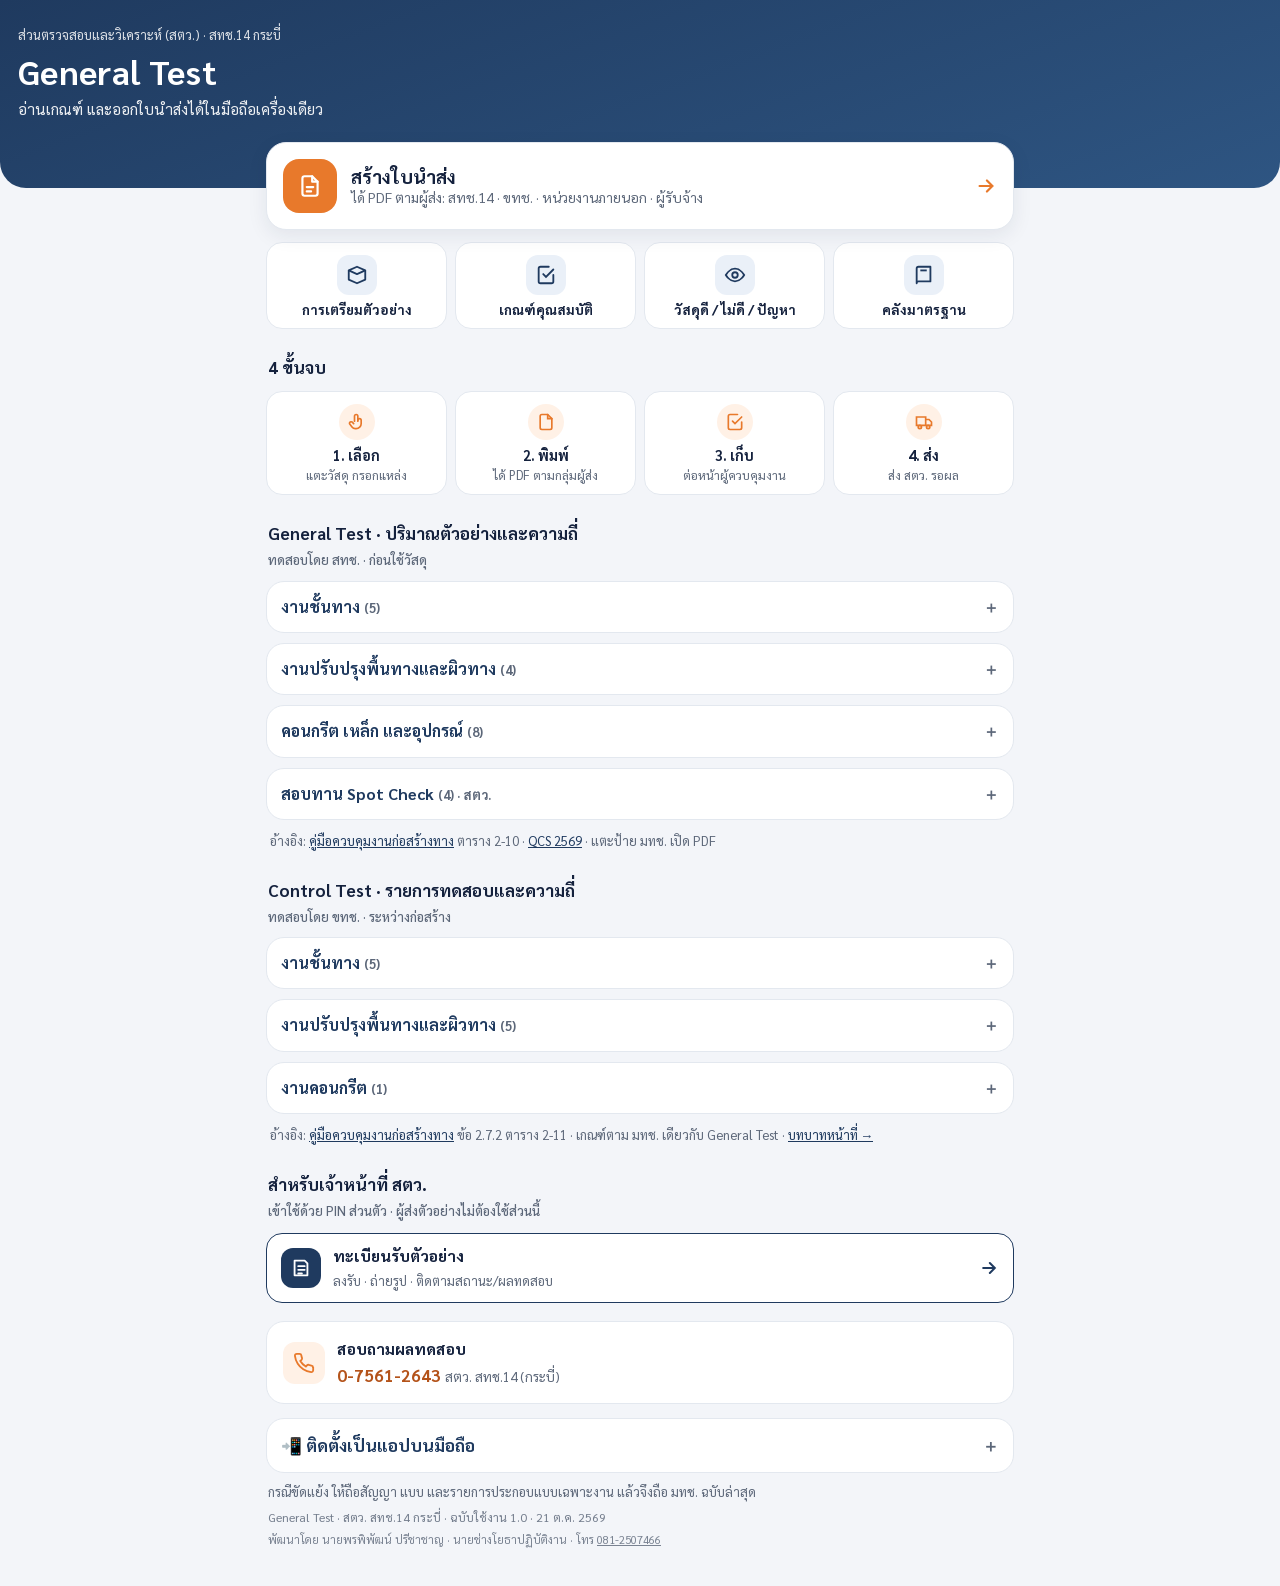
<file: index.html>
<!doctype html>
<html lang="th">
<head>
<meta charset="utf-8">
<meta name="viewport" content="width=device-width, initial-scale=1, viewport-fit=cover">
<meta name="theme-color" content="#1F3A5F">
<title>General Test</title>
<link rel="preconnect" href="https://fonts.googleapis.com">
<link href="https://fonts.googleapis.com/css2?family=Sarabun:wght@400;600;700&display=swap" rel="stylesheet">
<link rel="manifest" href="manifest.webmanifest">
<link rel="icon" type="image/png" href="icons/favicon-64.png">
<link rel="apple-touch-icon" href="icons/apple-touch-icon.png">
<meta name="apple-mobile-web-app-capable" content="yes">
<meta name="mobile-web-app-capable" content="yes">
<meta name="apple-mobile-web-app-title" content="General Test">
<meta name="description" content="เกณฑ์การนำส่งวัสดุเพื่อทดสอบ (General Test) และสร้างบันทึกนำส่งตัวอย่างวัสดุ สตว. สทช.14 กระบี่">
<link rel="stylesheet" href="css/style.css?v=77">
</head>
<body>
<header class="hero">
  <small>ส่วนตรวจสอบและวิเคราะห์ (สตว.) · สทช.14 กระบี่</small>
  <h1>General Test</h1>
  <p>อ่านเกณฑ์ และออกใบนำส่งได้ในมือถือเครื่องเดียว</p>
</header>
<div class="wrap">
  <a class="cta" href="submit/index.html">
    <div class="ic"><svg width="26" height="26" viewBox="0 0 24 24" fill="none" stroke="#fff" stroke-width="2" stroke-linecap="round" stroke-linejoin="round"><path d="M14 3H7a2 2 0 0 0-2 2v14a2 2 0 0 0 2 2h10a2 2 0 0 0 2-2V8z"/><path d="M14 3v5h5M9 13h6M9 17h4"/></svg></div>
    <div><b>สร้างใบนำส่ง</b><span>ได้ PDF ตามผู้ส่ง: สทช.14 · ขทช. · หน่วยงานภายนอก · ผู้รับจ้าง</span></div>
    <svg class="go" width="22" height="22" viewBox="0 0 24 24" fill="none" stroke="currentColor" stroke-width="2.4" stroke-linecap="round"><path d="M5 12h14M13 6l6 6-6 6"/></svg>
  </a>

  <nav class="quick" aria-label="คลังความรู้">
    <a href="criteria.html"><div class="qi2"><svg width="22" height="22" viewBox="0 0 24 24" fill="none" stroke="currentColor" stroke-width="2" stroke-linejoin="round"><path d="M3 7l9-4 9 4-9 4z"/><path d="M3 7v10l9 4 9-4V7"/></svg></div><b>การเตรียมตัวอย่าง</b></a>
    <a href="properties.html"><div class="qi2"><svg width="22" height="22" viewBox="0 0 24 24" fill="none" stroke="currentColor" stroke-width="2" stroke-linecap="round"><path d="M9 11l3 3 8-8"/><path d="M20 12v7a2 2 0 0 1-2 2H6a2 2 0 0 1-2-2V5a2 2 0 0 1 2-2h9"/></svg></div><b>เกณฑ์คุณสมบัติ</b></a>
    <a href="quality.html"><div class="qi2"><svg width="22" height="22" viewBox="0 0 24 24" fill="none" stroke="currentColor" stroke-width="2"><circle cx="12" cy="12" r="3"/><path d="M2 12s4-7 10-7 10 7 10 7-4 7-10 7S2 12 2 12z"/></svg></div><b><span style="white-space:nowrap">วัสดุดี / ไม่ดี /</span> <span style="white-space:nowrap">ปัญหา</span></b></a>
    <a href="standards.html"><div class="qi2"><svg width="22" height="22" viewBox="0 0 24 24" fill="none" stroke="currentColor" stroke-width="2" stroke-linejoin="round"><path d="M4 19V5a2 2 0 0 1 2-2h13v16H6a2 2 0 0 0-2 2z"/><path d="M8 7h7"/></svg></div><b>คลังมาตรฐาน</b></a>
  </nav>

  <div class="lbl">4 ขั้นจบ</div>
  <div class="flow">
    <div class="st"><div class="n"><svg width="20" height="20" viewBox="0 0 24 24" fill="none" stroke="currentColor" stroke-width="2" stroke-linecap="round"><path d="M9 11V5a2 2 0 0 1 4 0v6"/><path d="M13 10a2 2 0 0 1 4 0v4a6 6 0 0 1-6 6h-1a5 5 0 0 1-4-2l-3-4a2 2 0 0 1 3-2l2 2"/></svg></div><b>1. เลือก</b><span>แตะวัสดุ กรอกแหล่ง</span></div>
    <div class="st"><div class="n"><svg width="20" height="20" viewBox="0 0 24 24" fill="none" stroke="currentColor" stroke-width="2" stroke-linecap="round"><path d="M14 3H7a2 2 0 0 0-2 2v14a2 2 0 0 0 2 2h10a2 2 0 0 0 2-2V8z"/><path d="M14 3v5h5"/></svg></div><b>2. พิมพ์</b><span>ได้ PDF ตามกลุ่มผู้ส่ง</span></div>
    <div class="st"><div class="n"><svg width="20" height="20" viewBox="0 0 24 24" fill="none" stroke="currentColor" stroke-width="2" stroke-linecap="round"><path d="M9 11l3 3 8-8"/><path d="M20 12v7a2 2 0 0 1-2 2H6a2 2 0 0 1-2-2V5a2 2 0 0 1 2-2h9"/></svg></div><b>3. เก็บ</b><span>ต่อหน้าผู้ควบคุมงาน</span></div>
    <div class="st"><div class="n"><svg width="20" height="20" viewBox="0 0 24 24" fill="none" stroke="currentColor" stroke-width="2" stroke-linecap="round"><path d="M3 6h11v10H3zM14 9h4l3 3v4h-7"/><circle cx="7" cy="18" r="2"/><circle cx="17" cy="18" r="2"/></svg></div><b>4. ส่ง</b><span>ส่ง สตว. รอผล</span></div>
  </div>

  <div class="lbl" id="qty">General Test · ปริมาณตัวอย่างและความถี่<div class="lsub">ทดสอบโดย สทช. · ก่อนใช้วัสดุ</div></div>
  <div class="qty">
    <details><summary>งานชั้นทาง <span class="ref">(5)</span></summary>
      <div class="qi"><div class="qh"><b>ดินเดิม</b><a class="mchip" href="https://drive.google.com/file/d/1nUaGAGJTQWjj6yS9O2Ueq5jhx4vaF79y/view" target="_blank" rel="noopener">มทช.201-2545</a></div><div class="qd"><span>ส่ง</span>50 กก.</div><div class="qd"><span>ความถี่</span>5,000 ม.³/ตัวอย่าง · อย่างน้อย 1 ตัวอย่าง/แหล่ง</div><div class="qd"><span>เกณฑ์</span><a class="qlink" href="properties.html#soil">วัสดุถมคันทาง →</a></div></div>
      <div class="qi"><div class="qh"><b>ดินถม (คันทาง)</b><a class="mchip" href="https://drive.google.com/file/d/1nUaGAGJTQWjj6yS9O2Ueq5jhx4vaF79y/view" target="_blank" rel="noopener">มทช.201-2545</a></div><div class="qd"><span>ส่ง</span>50 กก. จากบ่อยืม</div><div class="qd"><span>ความถี่</span>5,000 ม.³/ตัวอย่าง</div><div class="qd"><span>เกณฑ์</span><a class="qlink" href="properties.html#soil">วัสดุถมคันทาง →</a></div></div>
      <div class="qi"><div class="qh"><b>วัสดุคัดเลือก</b><a class="mchip" href="https://drive.google.com/file/d/1tfAyPo-U67xPcJ9HdJRb6GegclJnq95Z/view" target="_blank" rel="noopener">มทช.204-2545</a></div><div class="qd"><span>ส่ง</span>50 กก.</div><div class="qd"><span>ความถี่</span>5,000 ม.³/ตัวอย่าง</div><div class="qd"><span>เกณฑ์</span><a class="qlink" href="properties.html#selected">วัสดุคัดเลือก →</a></div></div>
      <div class="qi"><div class="qh"><b>ลูกรัง (รองพื้นทาง)</b><a class="mchip" href="https://drive.google.com/file/d/1FsS5MekMZO_RbdORe1ym10FL3boBQaFY/view" target="_blank" rel="noopener">มทช.202-2557</a></div><div class="qd"><span>ส่ง</span>50 กก. จากบ่อลูกรัง</div><div class="qd"><span>ความถี่</span>5,000 ม.³/ตัวอย่าง</div><div class="qd"><span>เกณฑ์</span><a class="qlink" href="properties.html#subbase">วัสดุรองพื้นทาง →</a></div></div>
      <div class="qi"><div class="qh"><b>หินคลุก (พื้นทาง)</b><a class="mchip" href="https://drive.google.com/file/d/1PodUJU0YjOFbJ1M1a4ti51pMwxSL7t8v/view" target="_blank" rel="noopener">มทช.203-2557</a></div><div class="qd"><span>ส่ง</span>50 กก. จากโรงโม่ที่จะใช้</div><div class="qd"><span>ความถี่</span>5,000 ม.³/ตัวอย่าง</div><div class="qd"><span>เกณฑ์</span><a class="qlink" href="properties.html#base">พื้นทางหินคลุก →</a></div></div>
    </details>
    <details><summary>งานปรับปรุงพื้นทางและผิวทาง <span class="ref">(4)</span></summary>
      <div class="qi"><div class="qh"><b>Pavement Recycling</b><a class="mchip" href="https://drive.google.com/file/d/1LVbqJSOx91-iR22tFSORj21rYiFzWl2y/view" target="_blank" rel="noopener">มทช.242-2567</a></div><div class="qd"><span>ส่ง</span>ผิวทางเดิม 25 กก. · พื้นทางเดิม 50 กก. · หินคลุกใหม่ 50 กก. (ถ้ามี) · ปูน 1 กระสอบ</div><div class="qd"><span>ความถี่</span>1 ชุด/1,000 ม.</div><div class="qd"><span>เกณฑ์</span><a class="qlink" href="properties.html#recycling">หมุนเวียนวัสดุ →</a></div></div>
      <div class="qi"><div class="qh"><b>หินคลุกผสมซีเมนต์</b><a class="mchip" href="https://drive.google.com/file/d/1QfBfLteTjbKQ_ivwSr-urJJuR8S5pSfI/view" target="_blank" rel="noopener">มทช.249-2569</a></div><div class="qd"><span>ส่ง</span>หินคลุก 50 กก. · ปูน 1 กระสอบ</div><div class="qd"><span>ความถี่</span>ออกแบบเสร็จก่อนเริ่มงาน ≥ 30 วัน</div><div class="qd"><span>เกณฑ์</span><a class="qlink" href="properties.html#cmb">หินคลุกผสมซีเมนต์ →</a></div></div>
      <div class="qi"><div class="qh"><b>Prime Coat</b><a class="mchip" href="https://drive.google.com/file/d/1CIWenOuyhRehejUDHDNHw-MqZqEmX5Yn/view" target="_blank" rel="noopener">มทช.225-2562</a></div><div class="qd"><span>ส่ง</span>ยาง 5 ลิตร · หินคลุกที่จะพ่น 50 กก.</div><div class="qd"><span>ความถี่</span>จากแหล่งผลิต/ที่นำมาใช้</div><div class="qd"><span>เกณฑ์</span><a class="qlink" href="properties.html#prime">ไพรมโคท →</a></div></div>
      <div class="qi"><div class="qh"><b>Asphalt Concrete</b><a class="mchip" href="https://drive.google.com/file/d/1p9szyy15H7D3hgxVLcoGyr8xtaJ66X-T/view" target="_blank" rel="noopener">มทช.230-2563</a></div><div class="qd"><span>ส่ง</span>หิน Hot Bin แต่ละขนาด 50 กก. · ยาง AC 5 ลิตร</div><div class="qd"><span>ความถี่</span>ส่งผลออกแบบ ≥ 30 วันก่อนเริ่มงาน</div><div class="qd"><span>เกณฑ์</span><a class="qlink" href="properties.html#ac">แอสฟัลต์คอนกรีต →</a></div></div>
    </details>
    <details><summary>คอนกรีต เหล็ก และอุปกรณ์ <span class="ref">(8)</span></summary>
            <div class="qi"><div class="qh"><b>งาน คสล. (ออกแบบส่วนผสม)</b><a class="mchip" href="https://drive.google.com/file/d/155KlNHqjQHaqr3aRbJHxlrweAqtTWxFm/view" target="_blank" rel="noopener">มทช.101-2563</a></div><div class="qd"><span>ส่ง</span>ทราย 50 กก. · หิน 50 กก. · ปูน 1 กระสอบ</div><div class="qd"><span>ความถี่</span>1 ชุด ต่อ 1 ชนิดคอนกรีต (ค18–ค50)</div><div class="qd"><span>ยกเว้น</span>ทั้งโครงการใช้คอนกรีต ≤ 50 ม.³ ไม่ต้องส่ง General Test ให้กำหนดปูนซีเมนต์ ค18 ≥ 290 · ค21 ≥ 300 · ค24 ≥ 320 กก./ม.³ (มทช.101-2563 ข้อ 3.4.2) · นอกเหนือจากนี้ส่งตามปกติ</div><div class="qd"><span>เกณฑ์</span><a class="qlink" href="properties.html#conc">คอนกรีต →</a></div></div>
      <div class="qi"><div class="qh"><b>ก้อนตัวอย่างคอนกรีต</b><a class="mchip" href="https://drive.google.com/file/d/155KlNHqjQHaqr3aRbJHxlrweAqtTWxFm/view" target="_blank" rel="noopener">มทช.101-2563</a></div><div class="qd"><span>ส่ง</span>Cube 15×15×15 ซม. หรือ Cylinder Ø15×30 ซม. ชุดละ 3 ก้อน</div><div class="qd"><span>ความถี่</span>ทุกวันที่เท ≥ 1 ชุด · ทุกส่วนโครงสร้าง · ทุก 50 ม.³ (พื้น/ผนัง 250 ตร.ม.)</div><div class="qd"><span>เกณฑ์</span><a class="qlink" href="properties.html#conc">คอนกรีต →</a></div></div>
      <div class="qi"><div class="qh"><b>เหล็กเสริม</b><a class="mchip" href="https://drive.google.com/file/d/1iJ8l6q4TtHaO7cqfccDn83ZEarAzFElm/view" target="_blank" rel="noopener">มทช.103-2569</a></div><div class="qd"><span>ส่ง</span>ยาว ≥ 1.00 ม. ทุกขนาด</div><div class="qd"><span>ความถี่</span>1 ตัวอย่าง/100 เส้น ไม่น้อยกว่า 5 ตัวอย่าง/ขนาด</div><div class="qd"><span>เกณฑ์</span><a class="qlink" href="properties.html#rebar">เหล็กเสริม →</a></div></div>
      <div class="qi"><div class="qh"><b>ตะแกรงลวดเหล็ก (Wire Mesh)</b><a class="mchip" href="https://drive.google.com/file/d/1iJ8l6q4TtHaO7cqfccDn83ZEarAzFElm/view" target="_blank" rel="noopener">มทช.103-2569</a></div><div class="qd"><span>ส่ง</span>ยาว ≥ 1.00 ม. ทุกขนาด/ผู้ผลิต</div><div class="qd"><span>ความถี่</span>ไม่น้อยกว่า 5 ตัวอย่าง/ขนาด · มอก.737 / มอก.926</div><div class="qd"><span>เกณฑ์</span><a class="qlink" href="properties.html#rebar">เหล็กเสริม →</a></div></div>
      <div class="qi"><div class="qh"><b>PC Wire / PC Strand</b><a class="mchip" href="https://drive.google.com/file/d/1MnBEyWQP8TfKdli6RmTyt_MJxOUFCLu9/view" target="_blank" rel="noopener">มทช.102-2545</a></div><div class="qd"><span>ส่ง</span>ยาว ≥ 1.00 ม. (มอก.95 / มอก.420)</div><div class="qd"><span>ความถี่</span>ทุกม้วน ต้นม้วน 2 + ปลายม้วน 2 ตัวอย่าง</div></div>
      <div class="qi"><div class="qh"><b>ท่อลอดกลม คสล.</b><span class="chips2"><a class="mchip" href="https://www.tisi.go.th/data/standard/pdf_files/tis/a128-2560.pdf" target="_blank" rel="noopener">มอก.128-2560</a><a class="mchip" href="https://drive.google.com/file/d/1sBNXhhFZ2esYGXNHxN9ne9uD0guibrka/view" target="_blank" rel="noopener">QCS 2569 ข้อ 1.2</a></span></div><div class="qd"><span>ส่ง</span>ท่อทั้งท่อน ขนาด/รุ่นเดียวกัน</div><div class="qd"><span>ความถี่</span>1 ท่อน ต่อ 200 ท่อน · น้อยกว่า 200 ท่อน คิดเป็น 200 · เศษ ≤ 50 ท่อน ปัดทิ้ง · ขนาดใดไม่ถึง 50 ท่อน ไม่ต้องทดสอบ แนบสำเนา มอก.</div><div class="qd"><span>เกณฑ์</span><a class="qlink" href="properties.html#pipe">ท่อลอดกลม →</a></div></div>
      <div class="qi"><div class="qh"><b>สีเทอร์โมพลาสติก ลูกแก้ว</b><span class="chips2"><a class="mchip" href="https://drive.google.com/file/d/1484txjVEay-jMjCoLgrp4hccmV0DJMPN/view" target="_blank" rel="noopener">มทช.241-2553</a><a class="mchip" href="https://drive.google.com/file/d/1sBNXhhFZ2esYGXNHxN9ne9uD0guibrka/view" target="_blank" rel="noopener">QCS 2569 ข้อ 7</a></span></div><div class="qd"><span>ส่ง</span>สีเหลือง สีขาว ลูกแก้ว อย่างละ 1 บรรจุภัณฑ์</div><div class="qd"><span>ความถี่</span>&gt; 2,000 ตร.ม. ต้องส่ง · ไม่เกิน 2,000 ตร.ม. แนบ มอก.</div><div class="qd"><span>เกณฑ์</span><a class="qlink" href="properties.html#thermo">เส้นจราจรเทอร์โมพลาสติก →</a></div></div>
      <div class="qi"><div class="qh"><b>ป้ายจราจร</b><span class="chips2"><a class="mchip" href="https://drive.google.com/file/d/1XY8eWIhGtEWB_JeLxntIAODUm5F5Qaig/view" target="_blank" rel="noopener">แบบมาตรฐาน ทช. 2561</a><a class="mchip" href="https://drive.google.com/file/d/1sBNXhhFZ2esYGXNHxN9ne9uD0guibrka/view" target="_blank" rel="noopener">QCS 2569 ข้อ 8</a></span></div><div class="qd"><span>ส่ง</span>ป้ายทุกแผ่น + ตัวอย่างแผ่นสะท้อนแสง + Shop Drawing</div><div class="qd"><span>ความถี่</span>ทุกโครงการ · ตรวจขนาด รูปแบบ ค่าสะท้อนแสง</div><div class="qd"><span>เกณฑ์</span><a class="qlink" href="properties.html#sign">ป้ายจราจร →</a></div></div>
    </details>
    <details><summary>สอบทาน Spot Check <span class="ref">(4) · สตว.</span></summary>
      <div class="qi"><div class="qh"><b>Spot Check ชั้นโครงสร้างทาง</b><a class="mchip" href="https://drive.google.com/file/d/1sBNXhhFZ2esYGXNHxN9ne9uD0guibrka/view" target="_blank" rel="noopener">QCS ข้อ 3, 10.1</a></div><div class="qd"><span>ส่ง</span>ระบุชั้น + ระยะทาง (กม.)</div><div class="qd"><span>ความถี่</span>ตอกวัดความหนา + Nuclear Density ทุก 250 ม./จุด ≥ 3 จุด/สายทาง</div></div>
      <div class="qi"><div class="qh"><b>Spot Check พื้นทาง Recycling</b><a class="mchip" href="https://drive.google.com/file/d/1sBNXhhFZ2esYGXNHxN9ne9uD0guibrka/view" target="_blank" rel="noopener">QCS ข้อ 3, 10.1</a></div><div class="qd"><span>ส่ง</span>ระบุชั้น + ระยะทาง (กม.)</div><div class="qd"><span>ความถี่</span>เจาะ Coring ทุก 250 ม. สลับซ้าย-ขวา ≥ 3 จุด/สายทาง</div><div class="qd"><span>เกณฑ์</span><a class="qlink" href="properties.html#recycling">หมุนเวียนวัสดุ →</a></div></div>
      <div class="qi"><div class="qh"><b>Spot Check ผิวทางลาดยาง, คอนกรีต</b><a class="mchip" href="https://drive.google.com/file/d/1sBNXhhFZ2esYGXNHxN9ne9uD0guibrka/view" target="_blank" rel="noopener">QCS ข้อ 3, 10.1</a></div><div class="qd"><span>ส่ง</span>ระบุชั้น + ระยะทาง (กม.)</div><div class="qd"><span>ความถี่</span>เจาะเก็บตัวอย่าง วัดเทป ทุก 250 ม./จุด ≥ 3 จุด</div></div>
      <div class="qi"><div class="qh"><b>Spot Check เส้นจราจร</b><a class="mchip" href="https://drive.google.com/file/d/1sBNXhhFZ2esYGXNHxN9ne9uD0guibrka/view" target="_blank" rel="noopener">QCS ข้อ 3, 10.1</a></div><div class="qd"><span>ส่ง</span>ระบุชนิดเส้น + ระยะทาง (กม.)</div><div class="qd"><span>ความถี่</span>≥ 3 ตำแหน่ง ตำแหน่งละ 10 ค่า (กว้าง ยาว ระยะเว้น ค่าสะท้อนแสง)</div><div class="qd"><span>เกณฑ์</span><a class="qlink" href="properties.html#thermo">เส้นจราจรเทอร์โมพลาสติก →</a></div></div>
    </details>
    <p class="ref qref">อ้างอิง: <a href="https://drive.google.com/file/d/1epnWf2iztfA1fq1LeaxtCaNDNAmhMlLr/view" target="_blank" rel="noopener">คู่มือควบคุมงานก่อสร้างทาง</a> ตาราง 2-10 · <a href="https://drive.google.com/file/d/1sBNXhhFZ2esYGXNHxN9ne9uD0guibrka/view" target="_blank" rel="noopener">QCS 2569</a> · แตะป้าย มทช. เปิด PDF</p>
  </div>

  <div class="lbl" id="ctq">Control Test · รายการทดสอบและความถี่<div class="lsub">ทดสอบโดย ขทช. · ระหว่างก่อสร้าง</div></div>
  <div class="qty ctq">
    <details><summary>งานชั้นทาง <span class="ref">(5)</span></summary>
      <div class="qi"><div class="qh"><b>ดินเดิม</b><a class="mchip" href="https://drive.google.com/file/d/1nUaGAGJTQWjj6yS9O2Ueq5jhx4vaF79y/view" target="_blank" rel="noopener">มทช.201-2545</a></div><div class="qd"><span>Compaction</span>500 ม./ตัวอย่าง</div><div class="qd"><span>C.B.R. · Swelling</span>1,000 ม./ตัวอย่าง</div><div class="qd"><span>Field Density</span>ทุก 50 ม. สลับซ้าย-ขวา</div><div class="qd"><span>เกณฑ์</span><a class="qlink" href="properties.html#soil">วัสดุถมคันทาง →</a></div></div>
      <div class="qi"><div class="qh"><b>ดินถม (คันทาง)</b><a class="mchip" href="https://drive.google.com/file/d/1nUaGAGJTQWjj6yS9O2Ueq5jhx4vaF79y/view" target="_blank" rel="noopener">มทช.201-2545</a></div><div class="qd"><span>Compaction</span>500 ม./ตัวอย่าง</div><div class="qd"><span>C.B.R. · Swelling</span>1,000 ม./ตัวอย่าง</div><div class="qd"><span>Field Density</span>ทุก 50 ม. สลับซ้าย-ขวา</div><div class="qd"><span>เกณฑ์</span><a class="qlink" href="properties.html#soil">วัสดุถมคันทาง →</a></div></div>
      <div class="qi"><div class="qh"><b>วัสดุคัดเลือก</b><a class="mchip" href="https://drive.google.com/file/d/1tfAyPo-U67xPcJ9HdJRb6GegclJnq95Z/view" target="_blank" rel="noopener">มทช.204-2545</a></div><div class="qd"><span>Compaction</span>500 ม./ตัวอย่าง</div><div class="qd"><span>Gradation · C.B.R. · Swelling · Atterberg&#x27;s Limit</span>1,000 ม./ตัวอย่าง</div><div class="qd"><span>Field Density</span>ทุก 50 ม. สลับซ้าย-ขวา</div><div class="qd"><span>เกณฑ์</span><a class="qlink" href="properties.html#selected">วัสดุคัดเลือก →</a></div></div>
      <div class="qi"><div class="qh"><b>ลูกรัง (รองพื้นทาง)</b><a class="mchip" href="https://drive.google.com/file/d/1FsS5MekMZO_RbdORe1ym10FL3boBQaFY/view" target="_blank" rel="noopener">มทช.202-2557</a></div><div class="qd"><span>Compaction · Gradation · C.B.R. · Swelling · Atterberg&#x27;s Limit · % Abrasion</span>1,000 ม./ตัวอย่าง</div><div class="qd"><span>Field Density</span>ทุก 50 ม. สลับซ้าย-ขวา</div><div class="qd"><span>เกณฑ์</span><a class="qlink" href="properties.html#subbase">วัสดุรองพื้นทาง →</a></div></div>
      <div class="qi"><div class="qh"><b>หินคลุก (พื้นทาง)</b><a class="mchip" href="https://drive.google.com/file/d/1PodUJU0YjOFbJ1M1a4ti51pMwxSL7t8v/view" target="_blank" rel="noopener">มทช.203-2557</a></div><div class="qd"><span>Compaction · Gradation · C.B.R. · Swelling · Atterberg&#x27;s Limit · % Abrasion</span>1,000 ม./ตัวอย่าง</div><div class="qd"><span>Field Density</span>ทุก 50 ม. สลับซ้าย-ขวา</div><div class="qd"><span>เกณฑ์</span><a class="qlink" href="properties.html#base">พื้นทางหินคลุก →</a></div></div>
    </details>
    <details><summary>งานปรับปรุงพื้นทางและผิวทาง <span class="ref">(5)</span></summary>
      <div class="qi"><div class="qh"><b>Recycling Soil Cement</b><a class="mchip" href="https://drive.google.com/file/d/1LVbqJSOx91-iR22tFSORj21rYiFzWl2y/view" target="_blank" rel="noopener">มทช.242-2567</a></div><div class="qd"><span>Unconfined</span>3 ตัวอย่าง/ช่วงขุดกัด · บ่ม 7 วัน แช่น้ำ 2 ชม.</div><div class="qd"><span>Field Density</span>ทุก 50 ม. สลับซ้าย-ขวา</div><div class="qd"><span>เกณฑ์</span><a class="qlink" href="properties.html#recycling">หมุนเวียนวัสดุ →</a></div></div>
      <div class="qi"><div class="qh"><b>หินคลุกผสมซีเมนต์</b><a class="mchip" href="https://drive.google.com/file/d/1QfBfLteTjbKQ_ivwSr-urJJuR8S5pSfI/view" target="_blank" rel="noopener">มทช.249-2569</a></div><div class="qd"><span>Field Density</span>ทุก ~100 ม./ช่องจราจร หรือ ~500 ตร.ม./หลุม · ≥ 95% Modified</div><div class="qd"><span>Unconfined</span>1 ชุด (3 ตัวอย่าง)/พื้นที่ ≤ 1,500 ตร.ม. หนา ≤ 150 มม. · บ่ม 7 วัน แช่น้ำ 2 ชม. · เฉลี่ย ≥ 24.5 กก./ตร.ซม. · มทช.(ท) 303</div><div class="qd"><span>เจาะตัวอย่าง</span>หลังก่อสร้าง ≥ 7 วัน ทุก 5,000 ตร.ม. · ตรวจความสมบูรณ์และความหนา</div><div class="qd"><span>เกณฑ์</span><a class="qlink" href="properties.html#cmb">หินคลุกผสมซีเมนต์ →</a></div></div>
      <div class="qi"><div class="qh"><b>Prime Coat</b><a class="mchip" href="https://drive.google.com/file/d/1CIWenOuyhRehejUDHDNHw-MqZqEmX5Yn/view" target="_blank" rel="noopener">มทช.225-2562</a></div><div class="qd"><span>Calibrate รถพ่นยาง</span></div><div class="qd"><span>Viscosity Test (DIN Bowl)</span></div><div class="qd"><span>เกณฑ์</span><a class="qlink" href="properties.html#prime">ไพรมโคท →</a></div></div>
      <div class="qi"><div class="qh"><b>Tack Coat</b><a class="mchip" href="https://drive.google.com/file/d/130kKvHlCaOJXLKzRhca0DTbvot-5Lkyv/view" target="_blank" rel="noopener">มทช.227-2569</a></div><div class="qd"><span>Calibrate รถพ่นยาง</span></div><div class="qd"><span>Viscosity Test (DIN Bowl)</span></div><div class="qd"><span>เกณฑ์</span><a class="qlink" href="properties.html#tack">แทคโคท →</a></div></div>
      <div class="qi"><div class="qh"><b>Asphalt Concrete</b><a class="mchip" href="https://drive.google.com/file/d/1p9szyy15H7D3hgxVLcoGyr8xtaJ66X-T/view" target="_blank" rel="noopener">มทช.230-2563</a></div><div class="qd"><span>ก้อน Marshall</span>8 ก้อน/วัน หรือทุก ๆ ส่วนผสมประมาณ 100 ตัน · จากส่วนผสมที่ใช้งาน</div><div class="qd"><span>Coring AC</span>1 ก้อน ทุก 250 ม./ช่องจราจร · ระบุตำแหน่ง กม. + LT/RT</div><div class="qd"><span>หาปริมาณแอสฟัลต์</span>ก้อนยาง 1,500–2,000 กรัม · ตัวแทนส่วนผสมประจำวัน · AASHTO T 308</div><div class="qd"><span>เกณฑ์</span><a class="qlink" href="properties.html#ac">แอสฟัลต์คอนกรีต →</a></div></div>
    </details>
    <details><summary>งานคอนกรีต <span class="ref">(1)</span></summary>
      <div class="qi"><div class="qh"><b>งาน คสล.</b><a class="mchip" href="https://drive.google.com/file/d/155KlNHqjQHaqr3aRbJHxlrweAqtTWxFm/view" target="_blank" rel="noopener">มทช.101-2563</a></div><div class="qd"><span>ทดสอบกำลังอัด</span>ทุก 50 ม.³ · 3 ก้อน/ชุด</div><div class="qd"><span>Slump Test</span>ทุก 50 ม.³</div><div class="qd"><span>เกณฑ์</span><a class="qlink" href="properties.html#conc">คอนกรีต →</a></div></div>
    </details>
    <p class="ref qref">อ้างอิง: <a href="https://drive.google.com/file/d/1epnWf2iztfA1fq1LeaxtCaNDNAmhMlLr/view" target="_blank" rel="noopener">คู่มือควบคุมงานก่อสร้างทาง</a> ข้อ 2.7.2 ตาราง 2-11 · เกณฑ์ตาม มทช. เดียวกับ General Test · <a href="criteria.html#s1">บทบาทหน้าที่ →</a></p>
  </div>

<div class="lbl" id="staff">สำหรับเจ้าหน้าที่ สตว.<div class="lsub">เข้าใช้ด้วย PIN ส่วนตัว · ผู้ส่งตัวอย่างไม่ต้องใช้ส่วนนี้</div></div>
  <nav class="quick staffq" aria-label="ระบบภายใน สตว.">
    <a href="staff/index.html"><div class="qi2"><svg width="22" height="22" viewBox="0 0 24 24" fill="none" stroke="currentColor" stroke-width="2" stroke-linecap="round" stroke-linejoin="round"><path d="M5 4h11l3 3v13H5z"/><path d="M9 10h7M9 14h7M9 18h4"/></svg></div><b>ทะเบียนรับตัวอย่าง</b><i>ลงรับ · ถ่ายรูป · ติดตามสถานะ/ผลทดสอบ</i><svg class="go" width="20" height="20" viewBox="0 0 24 24" fill="none" stroke="currentColor" stroke-width="2.4" stroke-linecap="round"><path d="M5 12h14M13 6l6 6-6 6"/></svg></a>
  </nav>

  <div class="contact">
    <div class="ti"><svg width="22" height="22" viewBox="0 0 24 24" fill="none" stroke="currentColor" stroke-width="2" stroke-linecap="round"><path d="M22 16.9v3a2 2 0 0 1-2.2 2 19.8 19.8 0 0 1-8.6-3.1 19.5 19.5 0 0 1-6-6A19.8 19.8 0 0 1 2.1 4.2 2 2 0 0 1 4.1 2h3a2 2 0 0 1 2 1.7c.1.9.4 1.8.7 2.7a2 2 0 0 1-.5 2.1L8 9.8a16 16 0 0 0 6 6l1.3-1.3a2 2 0 0 1 2.1-.4c.9.3 1.8.6 2.7.7a2 2 0 0 1 1.7 2z"/></svg></div>
    <div><b>สอบถามผลทดสอบ</b><a href="tel:075612643">0-7561-2643</a> <span>สตว. สทช.14 (กระบี่)</span></div>
  </div>
  <details class="install"><summary>📲 ติดตั้งเป็นแอปบนมือถือ</summary><div class="in">
    <p><b>iPhone (Safari):</b> กดปุ่มแชร์ <span aria-hidden="true">⬆︎</span> → "เพิ่มไปยังหน้าจอโฮม" (Add to Home Screen)</p>
    <p><b>Android (Chrome):</b> กดเมนู ⋮ → "ติดตั้งแอป" หรือ "เพิ่มลงในหน้าจอหลัก"</p>
    <p class="ref">เปิดดูเกณฑ์ได้แม้สัญญาณอ่อน (หลังเปิดครั้งแรก) · การสร้าง PDF และคลังรูปต้องใช้อินเทอร์เน็ต</p></div></details>
</div>
<footer>กรณีขัดแย้ง ให้ถือสัญญา แบบ และรายการประกอบแบบเฉพาะงาน แล้วจึงถือ มทช. ฉบับล่าสุด<br><span class="ver">General Test · สตว. สทช.14 กระบี่ · ฉบับใช้งาน 1.0 · 21 ต.ค. 2569</span><br><span class="credit">พัฒนาโดย นายพรพิพัฒน์ ปรีชาชาญ · นายช่างโยธาปฏิบัติงาน · โทร <a href="tel:0812507466">081-2507466</a></span></footer>
<script>if("serviceWorker" in navigator)addEventListener("load",()=>navigator.serviceWorker.register("sw.js").catch(()=>{}));</script>
</body>
</html>
</file>
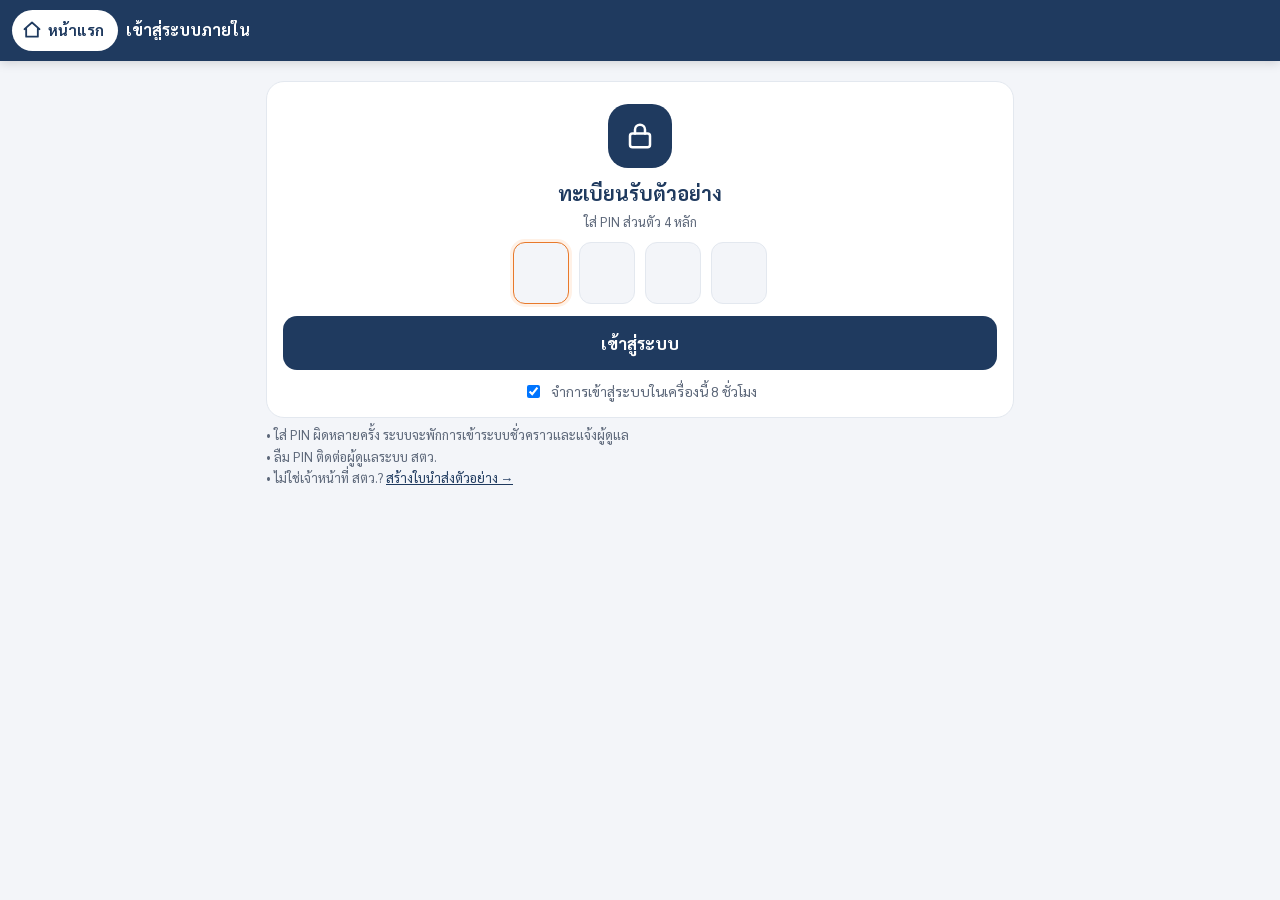
<file: staff/index.html>
<!doctype html>
<html lang="th">
<head>
<meta charset="utf-8">
<meta name="viewport" content="width=device-width, initial-scale=1, viewport-fit=cover">
<meta name="theme-color" content="#1F3A5F">
<meta name="robots" content="noindex, nofollow">
<title>ทะเบียนรับตัวอย่าง · สตว.</title>
<link rel="preconnect" href="https://fonts.googleapis.com">
<link href="https://fonts.googleapis.com/css2?family=Sarabun:wght@400;600;700&display=swap" rel="stylesheet">
<link rel="manifest" href="../manifest.webmanifest">
<link rel="icon" type="image/png" href="../icons/favicon-64.png">
<link rel="apple-touch-icon" href="../icons/apple-touch-icon.png">
<link rel="stylesheet" href="../css/style.css?v=77">
</head>
<body class="stf">
<header class="appbar">
  <a class="home" href="../index.html"><svg viewBox="0 0 24 24" fill="none" stroke="currentColor" stroke-width="2.2" stroke-linecap="round" stroke-linejoin="round"><path d="M3 11l9-8 9 8M5 10v10h14V10"/></svg>หน้าแรก</a>
  <div class="ttl" id="ttl">ทะเบียนรับตัวอย่าง</div>
  <button class="who" id="who" type="button" hidden aria-label="ผู้ใช้"></button>
</header>
<main class="sx" id="app" aria-live="polite"><p class="ref" style="margin-top:24px">กำลังโหลด…</p></main>
<div class="toast" id="toast" role="status" hidden></div>
<noscript><p class="sx">ต้องเปิด JavaScript เพื่อใช้ระบบนี้</p></noscript>
<!-- URL Web app ของ Apps Script ระบบภายใน (Code-staff.gs) · ใส่หลัง Deploy · ข้อมูลอยู่หลัง PIN ไม่อยู่ในหน้านี้ -->
<script>window.STAFF_API = 'https://script.google.com/macros/s/AKfycbxjmGMvIOOaWFVTyv_gmBS9ZxdXxbN4Go6lYtGlyz0adw8MLX5dmUUGglJ1IpMR5Sul/exec';</script>
<script src="../js/staff.js?v=77"></script>
<script>if("serviceWorker" in navigator)addEventListener("load",()=>navigator.serviceWorker.register("../sw.js").catch(()=>{}));</script>
</body>
</html>
</file>
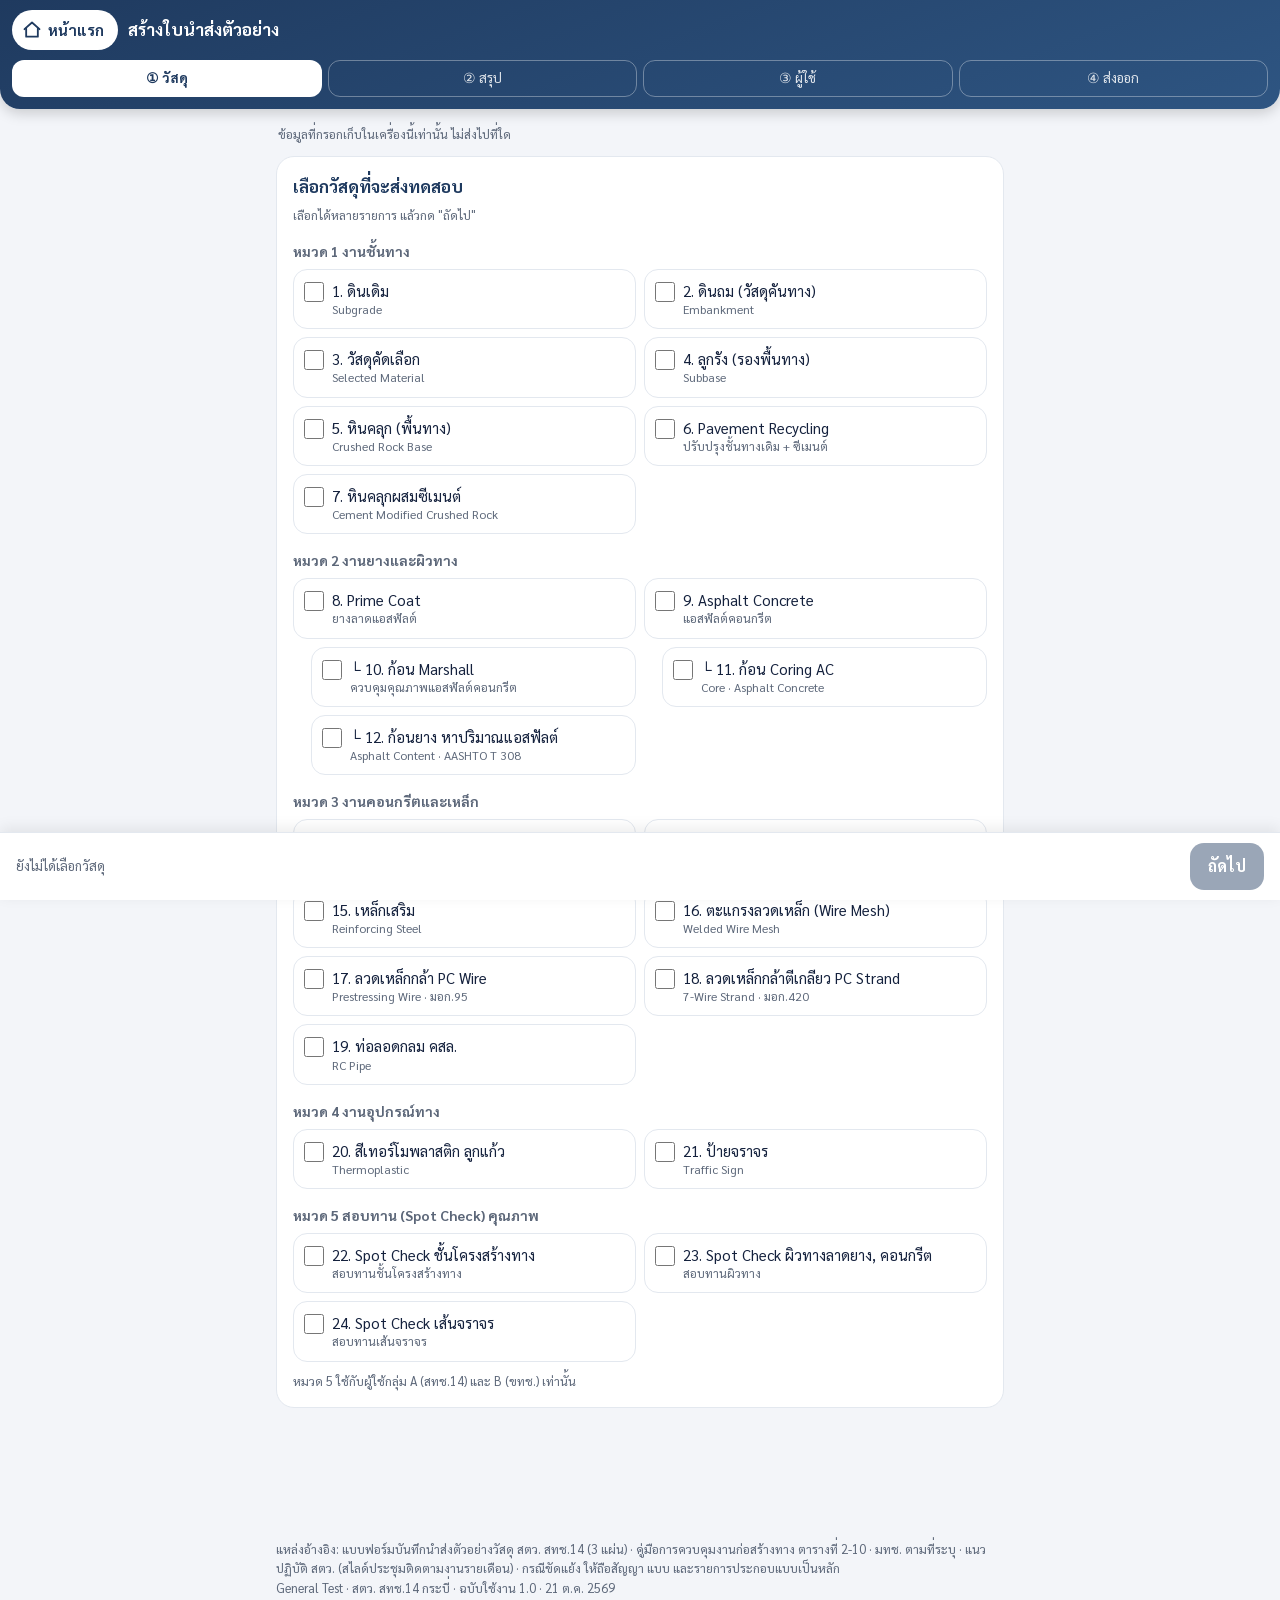
<file: submit/index.html>
<!doctype html>
<html lang="th">
<head>
<meta charset="utf-8">
<meta name="viewport" content="width=device-width, initial-scale=1, viewport-fit=cover">
<meta name="theme-color" content="#1F3A5F">
<link rel="manifest" href="../manifest.webmanifest">
<link rel="icon" type="image/png" href="../icons/favicon-64.png">
<link rel="apple-touch-icon" href="../icons/apple-touch-icon.png">
<meta name="apple-mobile-web-app-capable" content="yes">
<meta name="mobile-web-app-capable" content="yes">
<meta name="apple-mobile-web-app-title" content="General Test">
<meta name="description" content="เกณฑ์การนำส่งวัสดุเพื่อทดสอบ (General Test) และสร้างบันทึกนำส่งตัวอย่างวัสดุ สตว. สทช.14 กระบี่">

<title>ส่งตัวอย่างวัสดุ General Test</title>
<link rel="preconnect" href="https://fonts.googleapis.com">
<link rel="preconnect" href="https://fonts.gstatic.com" crossorigin>
<link href="https://fonts.googleapis.com/css2?family=Sarabun:wght@400;600;700&display=swap" rel="stylesheet">
<style>
:root{--navy:#1F3A5F;--pri:#1F3A5F;--pri-ink:#1F3A5F;--orange:#E8792B;--acc:#E8792B;--acc-bg:#FFF1E6;--ink:#14213D;--muted:#5C6779;--line:#E3E8EF;--soft:#EAF0F8;--warn:#FFF1E6;--bg:#F3F5F9;--card:#fff;--red:#B23B2E;color-scheme:light}
@media (prefers-color-scheme: dark){:root:not([data-theme="light"]){--pri-ink:#9CC0EE;--acc:#FF9A4D;--acc-bg:#3A2716;--ink:#EEF2F7;--muted:#A9B4C3;--line:#2A3646;--soft:#1F2B3A;--warn:#3A2716;--bg:#0E141C;--card:#18212C;--red:#FF9385;color-scheme:dark}}
:root[data-theme="dark"]{--pri-ink:#9CC0EE;--acc:#FF9A4D;--acc-bg:#3A2716;--ink:#EEF2F7;--muted:#A9B4C3;--line:#2A3646;--soft:#1F2B3A;--warn:#3A2716;--bg:#0E141C;--card:#18212C;--red:#FF9385;color-scheme:dark}
*{box-sizing:border-box}
html,body{margin:0}
body{font-family:'Sarabun',sans-serif;background:var(--bg);color:var(--ink);font-size:16px;line-height:1.55;-webkit-text-size-adjust:100%;-webkit-font-smoothing:antialiased}
::selection{background:var(--acc);color:#fff}
.ab{display:flex;align-items:center;gap:10px;margin-bottom:10px}
.home{display:inline-flex;align-items:center;gap:6px;flex:none;padding:8px 14px 8px 10px;border-radius:999px;background:#fff;color:#1F3A5F;font-weight:700;font-size:15px;text-decoration:none;min-height:40px}
.home svg{width:20px;height:20px}
.ab .ttl{font-weight:700;font-size:17px;line-height:1.25}
header.top{position:sticky;top:0;z-index:20;background:linear-gradient(160deg,#1F3A5F,#2E5582);color:#fff;padding:10px 12px 12px;border-radius:0 0 20px 20px;box-shadow:0 4px 14px rgba(0,0,0,.18)}
header.top .k{font-size:13px;opacity:.85}
header.top h1{font-size:20px;margin:2px 0 8px;line-height:1.3}
.draft{display:inline-block;background:var(--orange);color:#fff;font-size:12px;font-weight:700;border-radius:4px;padding:1px 7px;margin-left:6px;vertical-align:middle}
.steps{display:flex;gap:6px}
.steps button{flex:1;font:inherit;font-size:13.5px;padding:7px 4px;border-radius:12px;border:1px solid rgba(255,255,255,.4);background:transparent;color:#fff;opacity:.85}
.steps button[aria-current="step"]{background:#fff;color:var(--navy);font-weight:700;opacity:1}
main{max-width:760px;margin:0 auto;padding:6px 16px 120px}
.card{background:var(--card);border:1px solid var(--line);border-radius:18px;padding:16px;margin:12px 0}
.card h2{font-size:17px;margin:0 0 6px;display:flex;gap:8px;align-items:baseline}
.card h2 .no{color:var(--acc)}
.card h2{color:var(--pri-ink)}
.g{font-size:14px;font-weight:700;color:var(--muted);margin:16px 0 6px}
.chips{display:grid;grid-template-columns:1fr 1fr;gap:8px}
.chip{display:flex;gap:8px;align-items:flex-start;padding:11px 10px;border:1.5px solid var(--line);border-radius:14px;color:var(--ink);background:var(--card);cursor:pointer;font-size:15px;line-height:1.35}
.chip input{width:20px;height:20px;margin:1px 0 0;flex:none;accent-color:var(--acc)}
.chip small{display:block;color:var(--muted);font-size:12px}
.chip.subc{margin-left:18px}
.chip b.cnt{color:var(--acc);font-size:13px}
.grps{display:grid;gap:8px}.grp{display:flex;gap:10px;align-items:flex-start;padding:11px 12px;border:1.5px solid var(--line);border-radius:14px;font-size:15.5px}.grp.on{border-color:var(--acc);background:var(--warn)}.grp input{width:20px;height:20px;margin:2px 0 0;flex:none;accent-color:var(--acc)}.grp small{display:block;color:var(--muted);font-size:13px}
.sgh{font-size:15px;margin:16px 0 0}.sg{border-top:1px dashed var(--line);margin-top:8px;padding-top:2px}
.dupbar{display:flex;gap:8px;flex-wrap:wrap;margin-top:12px;padding-top:10px;border-top:1px dashed var(--line)}
.chip:has(input:checked){border-color:var(--acc);background:var(--acc-bg);box-shadow:inset 0 0 0 1px var(--acc)}
label.f{display:block;font-size:14px;color:var(--muted);margin:10px 0 3px}
input,select{width:100%;font:inherit;font-size:16px;padding:9px 10px;border:1px solid var(--line);border-radius:12px;background:var(--card);color:var(--ink);-webkit-text-fill-color:var(--ink);opacity:1}
input::placeholder{color:var(--muted);-webkit-text-fill-color:var(--muted)}
select option{background:var(--card);color:var(--ink)}
input:focus,select:focus{outline:2px solid var(--acc);outline-offset:1px}
.row2{display:grid;grid-template-columns:1fr 1fr;gap:0 10px}
.row3{display:grid;grid-template-columns:1.2fr 1fr 1fr;gap:0 8px}
@media (max-width:420px){.row2.s{grid-template-columns:1fr}}
.ref{font-size:12.5px;color:var(--muted);margin:4px 0 0}
.ref a.mlink,.f a.mlink{color:var(--acc-ink,#B45309);text-decoration:underline;text-underline-offset:2px}
.q{background:var(--warn);color:var(--ink);border-left:3px solid var(--acc);padding:8px 10px;border-radius:6px;font-size:14px;margin:8px 0}
table.list{width:100%;border-collapse:collapse;font-size:14.5px}
table.list th,table.list td{border-bottom:1px solid var(--line);padding:6px 4px;text-align:left;vertical-align:top}
table.list th{color:var(--muted);font-weight:600;font-size:13px}
table.list td.n{white-space:nowrap}
.tests{margin:8px 0 0;padding-left:20px;font-size:14.5px}
.miss{color:var(--red);font-weight:600}
.sub{border:1px dashed var(--line);border-radius:8px;padding:4px 10px 10px;margin-top:8px}
.btn{font:inherit;font-weight:700;font-size:16px;padding:13px;border-radius:14px;border:0;background:var(--navy);color:#fff;cursor:pointer;width:100%;-webkit-tap-highlight-color:transparent}
.btn:active{transform:scale(.98)}
.btn.alt{background:var(--orange)}
.btn.ghost{background:transparent;color:var(--ink);border:1px solid var(--line);font-weight:600}
.btn.sm{width:auto;font-size:14px;padding:7px 12px}
.btn:disabled{opacity:.45}
.nav{position:fixed;left:0;right:0;bottom:0;background:var(--card);border-top:1px solid var(--line);padding:10px 16px calc(10px + env(safe-area-inset-bottom));box-shadow:0 -4px 14px rgba(0,0,0,.08);display:flex;gap:10px;align-items:center}
.nav .s{flex:1;font-size:13px;color:var(--muted);line-height:1.3}
.nav .btn{width:auto;padding:11px 18px}
.pick{display:flex;gap:10px;align-items:center;padding:11px 12px;border:1.5px solid var(--line);border-radius:14px;margin:8px 0;font-size:15.5px;color:var(--ink)}
.pick:has(input:checked){border-color:var(--acc);background:var(--acc-bg)}
.pick input{width:20px;height:20px;flex:none;accent-color:var(--acc)}
.prev{overflow:hidden;border:1px solid var(--line);border-radius:8px;background:#fff;margin-top:10px}
.prev .scaler{transform-origin:0 0}
footer{font-size:12.5px;color:var(--muted);max-width:760px;margin:0 auto;padding:0 16px 24px}
[hidden]{display:none!important}
#stage{position:fixed;left:-12000px;top:0;width:794px;background:#fff}
#stage .pg{margin:0}
.ready{border:1.5px solid var(--acc);background:var(--acc-bg);border-radius:16px;padding:14px;margin-top:12px}
.ready b{display:block;font-size:16px;margin-bottom:8px}
.ready .row{display:grid;grid-template-columns:1fr 1fr;gap:8px}
.busy{display:flex;gap:10px;align-items:center;color:var(--muted);font-size:14.5px;margin-top:10px}
.spin{width:18px;height:18px;border-radius:50%;border:3px solid var(--line);border-top-color:var(--acc);animation:sp 1s linear infinite}
@keyframes sp{to{transform:rotate(360deg)}}

/* ---------- เอกสารพิมพ์ ---------- */
.doc{display:none}
.pg{width:210mm;height:297mm;background:#fff;color:#000;overflow:hidden;position:relative;break-after:page;page-break-after:always}
.doc .pg:last-child{break-after:auto;page-break-after:auto}
/* PDF 1 — สีข้อความแบบฟอร์ม = ดำจาง, ข้อความที่เติม = ดำ */
table.sheet{border-collapse:collapse;table-layout:fixed;font-family:'Sarabun',sans-serif;color:#555}
table.sheet td{padding:0;position:relative;overflow:visible;white-space:nowrap}
table.sheet td.g{color:#9C9C9C}
table.sheet .x{position:absolute;top:0;bottom:0;display:flex;line-height:1.05;white-space:pre}
table.sheet .hl .x{left:2px;justify-content:flex-start}
table.sheet .hr .x{right:2px;justify-content:flex-end}
table.sheet .hc .x{left:0;right:0;justify-content:center}
table.sheet .vt .x{align-items:flex-start}
table.sheet .vc .x{align-items:center}
table.sheet .vb .x{align-items:flex-end;padding-bottom:1px}
table.sheet .w .x{white-space:pre-wrap}
table.sheet td.hc{text-align:center;vertical-align:middle}
table.sheet .v,table.sheet [data-t].on,table.sheet .dt.on{color:#000;font-weight:600}
table.sheet .x:has(.v){font-weight:600!important}
.cb{display:inline-block;width:11px;height:11px;border:1.4px solid #777;border-radius:2px;vertical-align:middle;position:relative}
.cb.on{background:#000;border-color:#000}
.cb.on::after{content:'';position:absolute;left:2.6px;top:0;width:3px;height:6px;border:solid #fff;border-width:0 1.5px 1.5px 0;transform:rotate(45deg)}
/* PDF 2 (ไหลต่อหลายหน้า ขอบกระดาษกำหนดตอนพิมพ์) */
.d2{font-size:10pt;line-height:1.42;color:#000;background:#fff;width:184mm}
.d2 h1{font-size:15pt;margin:0;color:#1F3A5F}
.d2 .sub2{font-size:9.5pt;color:#444;margin:2px 0 6px}
.d2 .bar{height:3px;background:#E8792B;margin:4px 0 8px}
.d2 table{width:100%;border-collapse:collapse;margin:4px 0}
.d2 th,.d2 td{border:1px solid #9AA5B4;padding:3px 6px;vertical-align:top;text-align:left}
.d2 th{background:#EEF2F7;font-size:9.5pt}
.d2 td.num{text-align:center;white-space:nowrap}
.d2 .r{font-size:8pt;color:#555}
.d2 .hd{border-bottom:2.5px solid #E8792B;padding-bottom:4px;margin-bottom:6px}
.d2 table.info td{border:0;padding:1px 6px 1px 0}
.d2 table.info td:nth-child(odd){color:#555;white-space:nowrap;width:20mm}
.d2 table.main{font-size:9.5pt;line-height:1.35}
.d2 table.main thead{display:table-header-group}
.d2 table.main tr{break-inside:avoid;page-break-inside:avoid}
.d2 table.main th{background:#1F3A5F;color:#fff;border-color:#1F3A5F;text-align:center}
.d2 td.c{text-align:center}
.d2 .bx{display:inline-block;width:12px;height:12px;border:1.4px solid #333;margin-top:2px}
.d2 .ft{margin-top:10px;border-top:1px solid #bbb;padding-top:3px;font-size:8pt;color:#666}
.d2 .mat{break-inside:avoid;page-break-inside:avoid;margin:10px 0 0;border-top:1.5px solid #1F3A5F;padding-top:4px}
.d2 .mat h2{font-size:11.5pt;margin:0 0 2px;color:#1F3A5F}
.d2 .mat .ln2{margin:2px 0}
.d2 .warn{color:#8a3a00;font-size:8.5pt}
.d2 .tail{break-inside:avoid;page-break-inside:avoid}
.d2 h3{font-size:11.5pt;margin:12px 0 4px;color:#1F3A5F;break-after:avoid}
.d2 ul.ck{list-style:none;padding:0;margin:4px 0;columns:2;column-gap:8mm}
.d2 ul.ck li{padding:2px 0 2px 20px;position:relative;break-inside:avoid}
.d2 ul.ck li::before{content:'';position:absolute;left:2px;top:5px;width:11px;height:11px;border:1.4px solid #333}
.d2 .note{border:1px solid #E8792B;background:#FFF7EF;padding:5px 8px;font-size:9pt;margin-top:8px}
.d2 .sign{display:flex;justify-content:space-between;margin-top:18px;line-height:1.9;break-inside:avoid}
.d2 .sign div{width:47%;text-align:center}
.d2 .pgL{width:184mm;height:272mm;display:grid;grid-template-columns:1fr 1fr;grid-template-rows:repeat(4,1fr);gap:4mm;break-before:page;page-break-before:always}
.lab{border:1.2px dashed #555;padding:3mm 4mm;font-size:9.5pt;line-height:1.5;overflow:hidden}
.lab .t{font-weight:700;font-size:10pt;color:#1F3A5F;border-bottom:1.5px solid #E8792B;margin-bottom:2px}
.lab .big{font-weight:700;font-size:12pt}
.lab .ln{border-bottom:1px dotted #555;display:inline-block;min-width:36mm;height:1em}
@media print{
  body{background:#fff}
  header.top,main,footer,.nav{display:none!important}
  body.p1 #doc1,body.p2 #doc2{display:block}
}

/* ===== เอกสาร B/C/D และ A2 · TH SarabunPSK (ไฟล์ฟอนต์ใน repo: fonts/) ===== */
@font-face{font-family:'TH SarabunPSK';src:url('../fonts/THSarabunPSK.ttf') format('truetype');font-weight:400;font-display:block}
@font-face{font-family:'TH SarabunPSK';src:url('../fonts/THSarabunPSK-Bold.ttf') format('truetype');font-weight:700;font-display:block}
.pgBC{padding:10mm 10mm 10mm 15mm;font-family:'TH SarabunPSK',sans-serif;color:#000;font-size:16pt;line-height:1.12}
.pgBC *{box-sizing:border-box}
.pgBC h1{font-size:18pt;font-weight:700;text-align:center;margin:0 0 2.5mm;line-height:1.2}
.pgBC .h{display:grid;grid-template-columns:33mm 1fr}.pgBC.gD .h{grid-template-columns:38mm 1fr}.pgBC .h b{font-weight:700}
.pgBC .sec{font-weight:700;margin:2.5mm 0 .5mm}
.pgBC .gt{display:grid;grid-template-columns:7mm 1fr;font-weight:700;margin-top:1.3mm}
.pgBC .it{display:grid;grid-template-columns:7mm 5mm 74mm 13mm 9mm 20mm 17mm 1fr;align-items:baseline}
.pgBC .it .n{text-align:right;padding-right:2mm}
.pgBC .sb{display:grid;grid-template-columns:7mm 1fr;font-weight:700;padding-left:5mm}
.pgBC .s2{display:grid;grid-template-columns:7mm 5mm 8mm 38mm 15mm 18mm 9mm;align-items:baseline}.pgBC .s2 .c{text-align:center}
.pgBC .dl{border-bottom:1px dotted #000;height:.75em;display:inline-block;width:100%;vertical-align:baseline}
.pgBC .signs{margin-top:9mm;display:grid;grid-template-columns:1fr 1fr;column-gap:6mm;row-gap:7mm}
.pgBC .sign{display:grid;grid-template-columns:11mm 52mm auto;line-height:1.5;align-items:baseline}
.pgBC .sign .lb{white-space:nowrap}
.pgBC .sign .dots{border-bottom:1px dotted #000;height:1em;margin-right:1.5mm}
.pgBC .sign .nm{grid-column:2;text-align:center;white-space:nowrap}
.pgBC .sign .bl{display:flex;align-items:baseline;gap:1mm;padding:0 1mm}.pgBC .sign .bl .dl{flex:1;width:auto}
.pgA2{padding:10mm 12mm 8mm 18mm;font-family:'TH SarabunPSK',sans-serif;color:#333;font-size:15pt;line-height:1.2}
.pgA2 *{box-sizing:border-box}
.pgA2 h1{font-size:19.5pt;font-weight:700;text-align:center;margin:0 0 1.5mm;color:#000;line-height:1.15}
.pgA2 b{font-weight:700;color:#000}.pgA2 .v{color:#000;font-weight:700}
.pgA2 .ln{display:inline-block;border-bottom:1px dotted #555;vertical-align:baseline;min-height:1.1em;padding:0 1.2mm;line-height:1.1}
.pgA2 .row{display:grid;grid-template-columns:27mm 1fr;align-items:baseline}
.pgA2 .opts{display:flex;flex-wrap:wrap;column-gap:5mm}
.pgA2 .bx{display:inline-block;width:3.3mm;height:3.3mm;border:1px solid #333;margin-right:1.2mm;vertical-align:-0.2mm;position:relative}
.pgA2 .bx.on::after{content:'✓';position:absolute;left:.1mm;top:-2.6mm;font-size:13pt;font-weight:700;color:#000;font-family:sans-serif}
.pgA2 .flex{display:flex;align-items:baseline;gap:1mm}.pgA2 .flex .ln{flex:1}
.pgA2 .ask{margin:2mm 0 0 10mm}
.pgA2 .it{display:grid;grid-template-columns:6mm 60mm 1fr 16mm 14mm 20mm;align-items:baseline;margin-left:10mm}
.pgA2 .it>span:nth-child(2){white-space:nowrap}
.pgA2 .it.sr{grid-template-columns:6mm 5mm 55mm 1fr 16mm 14mm 20mm}
.pgA2 .it.dd{grid-template-columns:6mm 60mm 1fr 50mm}.pgA2 .it.dd>.ln{grid-column:3/5}
.pgA2 .it .ln{white-space:nowrap;overflow:hidden;text-overflow:ellipsis}
.pgA2 .it .cl{display:flex;align-items:baseline;gap:1.5mm}.pgA2 .it .cl .ln{flex:1}
.pgA2 .end{margin-left:25mm}
.pgA2 .sgn{text-align:center;margin:2mm 0 0 30mm;line-height:1.45}
.pgA2 .boxes{display:grid;grid-template-columns:1fr 1fr;gap:16mm;margin:2mm 4mm 0}
.pgA2 .boxes>div{border:1px solid #333;padding:1.5mm 3mm;height:30mm;line-height:1.12;display:flex;flex-direction:column;justify-content:space-between;text-align:center}
.pgA2 .boxes .t{text-align:left}
.prev{background:#d9dee5}.prev .pg{margin-bottom:8px;box-shadow:0 1px 4px rgba(0,0,0,.2)}

.acp{position:absolute;background:#fff;border-left:1px solid #000;border-right:1px solid #000;border-bottom:1px solid #000;font-family:'Sarabun',sans-serif;color:#555;box-sizing:border-box;line-height:1.05}
.acp>div{height:var(--h);display:flex;align-items:center;white-space:nowrap;box-sizing:border-box}
.acp .hdr{color:#000}
.acp .hdr .box{width:44%;height:100%;display:flex;align-items:center;gap:.6em;padding-left:.8em;border-top:1px solid #000;border-right:1px solid #000;border-bottom:1px solid #000;box-sizing:border-box;font-size:1.08em}
.acp .hdr .rt{flex:1;display:flex;align-items:baseline;gap:.35em;justify-content:flex-end;padding-right:.8em;font-weight:700;font-size:1.08em}
.acp .ln{gap:.45em;padding:0 .8em 0 2.4em}
.acp .sm{font-size:.92em}.acp .xs{font-size:.78em;margin-right:.9em}
.acp .dl{display:inline-flex;align-items:flex-end;justify-content:center;border-bottom:1px dotted #000;height:72%;min-width:2em;box-sizing:border-box}
.acp .v{color:#000;font-weight:700}
.acp .g4{display:grid;grid-template-columns:repeat(4,1.6em 1fr);column-gap:.4em;padding-left:2.4em}
.acp .no{text-align:right;font-size:.92em;color:#555}
.acp .acts{padding-left:.8em;gap:.4em;margin:0}
.acp .cb{flex:none}
</style>
<style id="pageRule">@page{size:A4;margin:0}</style>
</head>
<body>
<header class="top">
  <div class="ab"><a class="home" href="../index.html"><svg viewBox="0 0 24 24" fill="none" stroke="currentColor" stroke-width="2.2" stroke-linecap="round" stroke-linejoin="round"><path d="M3 11l9-8 9 8"/><path d="M5 10v10h14V10"/></svg>หน้าแรก</a><div class="ttl">สร้างใบนำส่งตัวอย่าง</div></div>
  <nav class="steps"><button data-go="1">① วัสดุ</button><button data-go="2">② สรุป</button><button data-go="3">③ ผู้ใช้</button><button data-go="4">④ ส่งออก</button></nav>
</header>

<main>
  <!-- ขั้น 1 -->
  <section id="st1">
    <p class="ref" style="margin:10px 2px 0">ข้อมูลที่กรอกเก็บในเครื่องนี้เท่านั้น ไม่ส่งไปที่ใด</p>
    <div class="card"><h2>เลือกวัสดุที่จะส่งทดสอบ</h2><p class="ref">เลือกได้หลายรายการ แล้วกด "ถัดไป"</p><div id="picker"></div></div>
  </section>

  <!-- ขั้น 2 -->
  <section id="st2" hidden>
    <div id="cards"></div>
  </section>

  <!-- ขั้น 3 -->
  <section id="st3" hidden>
    <div class="card">
      <h2>ผู้ส่งตัวอย่าง</h2><p class="ref">เลือกกลุ่มผู้ใช้ — เอกสารที่ได้ต่างกันตามกลุ่ม</p>
      <div class="grps">
        <label class="grp"><input type="radio" name="grp" value="A"><span><b>A · สทช.14</b><small>บันทึกนำส่งตัวอย่างวัสดุ (แบบฟอร์ม สตว.)</small></span></label>
        <label class="grp"><input type="radio" name="grp" value="B"><span><b>B · ขทช.</b><small>ใบกำกับตัวอย่างวัสดุ</small></span></label>
        <label class="grp"><input type="radio" name="grp" value="C"><span><b>C · หน่วยงานภายนอก</b><small>อปท. ยผ. อื่น ๆ · ใบกำกับตัวอย่างวัสดุ</small></span></label>
        <label class="grp"><input type="radio" name="grp" value="D"><span><b>D · ผู้รับจ้าง / ประชาชน</b><small>ใบกำกับตัวอย่างวัสดุ (General Test)</small></span></label>
      </div>
      <div id="spotWarn" class="q" hidden></div>
    </div>
    <div class="card" id="infoCard" hidden>
      <h2>ข้อมูลสำหรับเอกสาร</h2>
      <div data-g="B"><label class="f">แขวงทางหลวงชนบท</label><select name="B_office"></select></div>
      <div data-g="C"><label class="f">ชื่อหน่วยงาน</label><input name="C_org" placeholder="เช่น องค์การบริหารส่วนตำบล…"></div>
      <div data-g="D">
        <label class="f">ผู้รับบริการ</label><input name="D_client" placeholder="ชื่อบุคคล / บริษัท / หจก.">
        <label class="f">ที่อยู่</label><input name="D_addr">
        <label class="f">โทรศัพท์</label><input name="D_tel" inputmode="tel">
      </div>
      <div data-g="A"><div class="row2 s"><div><label class="f">ที่ (เลขที่หนังสือ)</label><input name="H_no" placeholder="เช่น สทช.ที่ 14/01/2570/…"></div><div><label class="f">วันที่</label><input name="H_date" placeholder="เช่น 28 ต.ค. 2569"></div></div></div>
      <label class="f">ชื่อโครงการ<span data-g="D"> (ถ้ามี)</span></label><input name="H_project" placeholder="เช่น ก่อสร้างถนนลาดยาง สาย กบ.xxxx">
      <div data-g="A,B,C"><div class="row2 s"><div><label class="f">ผู้รับจ้าง (บริษัทฯ / หจก.)</label><input name="F_company"></div><div data-g="A"><label class="f">โทร.</label><input name="F_company_tel" inputmode="tel"></div></div></div>
      <div data-g="B,C"><div class="row2 s"><div><label class="f">สัญญาจ้างเลขที่</label><input name="C_no"></div><div><label class="f">ลงวันที่</label><input name="C_date" placeholder="เช่น 15 ตุลาคม 2569"></div></div></div>
      <div class="row2 s"><div><label class="f">ผู้ควบคุมงาน<span data-g="D"> (ถ้ามี)</span></label><input name="F_insp"></div><div><label class="f">โทร.</label><input name="F_insp_tel" inputmode="tel"></div></div>
      <div data-g="B,C">
        <label class="pick"><input type="checkbox" name="ref_on"><span>แสดงข้อความอ้างถึงประกาศผู้ชนะ</span></label>
        <div id="refBox" hidden>
          <label class="f">ประกาศผู้ชนะการเสนอราคา (ชื่อประกาศ)</label><input name="ref_text" placeholder="เช่น ประกวดราคาจ้างก่อสร้าง… ด้วยวิธีประกวดราคาอิเล็กทรอนิกส์ (e-bidding)">
          <label class="f">ลงวันที่</label><input name="ref_date" placeholder="เช่น 1 กันยายน 2569">
        </div>
      </div>
      <div data-g="A">
        <label class="f">สายทาง</label><input name="H_route">
        <div class="row3"><div><label class="f">ตำบล</label><input name="H_tambon"></div><div><label class="f">อำเภอ</label><input name="H_amphoe"></div><div><label class="f">จังหวัด</label><input name="H_changwat" value="กระบี่"></div></div>
        <div class="row2 s"><div><label class="f">ระยะทางก่อสร้าง (กม.)</label><input name="H_len" inputmode="decimal"></div><div><label class="f">ระยะทางตลอดสายทาง (กม.)</label><input name="H_len_all" inputmode="decimal"></div></div>
        <label class="f">โครงการของ</label><select name="H_owner"></select>
        <label class="f">ประเภทงาน</label><select name="H_work"></select>
        <div id="wOther" hidden><label class="f">ระบุ (กรณีอื่นๆ)</label><input name="H_work_other"></div>
        <label class="f">งบประมาณปี</label><input name="H_fy" inputmode="numeric">
        <div class="row2 s"><div><label class="f">ผู้นำส่ง</label><input name="F_sender"></div><div><label class="f">โทร.</label><input name="F_send_tel" inputmode="tel"></div></div>
        <label class="f">การรับผลทดสอบ (แผ่น 2–3)</label>
        <div style="display:flex;gap:16px"><label style="display:flex;gap:6px;align-items:center"><input type="radio" name="ret" value="self" checked style="width:auto"> มารับผลเอง</label><label style="display:flex;gap:6px;align-items:center"><input type="radio" name="ret" value="send" style="width:auto"> ให้ส่งไปที่</label></div>
        <div id="retAddr" hidden><label class="f">ที่อยู่สำหรับส่งผล</label><input name="F_ret_addr"></div>
        <label class="f">ชื่อผู้ลงนามในวงเล็บ ( ) ใต้ "จึงเรียนมาฯ"</label><input name="F_signer">
        <p class="ref">ที่ / วันที่ เว้นว่างได้ ถ้าว่างจะพิมพ์เป็นเส้นจุดให้เขียนเอง</p>
        <h3 class="sgh">อื่น ๆ ในบันทึกนำส่งเครื่องหมายจราจร (A2) <small class="ref">ถ้ามี</small></h3>
        <label class="f">รายการ / รายละเอียด</label><input name="A2_oth" placeholder="เช่น แผ่นสะท้อนแสง · Shop Drawing">
        <div class="row2 s"><div><label class="f">จำนวน</label><input name="A2_oth_q" inputmode="numeric"></div><div><label class="f">หน่วย</label><input name="A2_oth_u" placeholder="เช่น ชุด"></div></div>
        <label class="f">บรรทัดเพิ่มเติม 1</label><input name="A2_l1">
        <label class="f">บรรทัดเพิ่มเติม 2</label><input name="A2_l2">
      </div>
      <div data-g="B,C,D">
        <h3 class="sgh" id="sgTitle">ผู้กำกับการส่ง</h3>
        <div id="signers"></div>
        <p><button class="btn ghost sm" id="sgAdd">+ เพิ่มรายชื่อ</button></p>
      </div>
    </div>
  </section>

  <!-- ขั้น 4 -->
  <section id="st4" hidden>
    <div class="card">
      <h2 id="docTitle">เอกสาร</h2>
      <p class="ref" id="docNote"></p>
      <div style="display:grid;gap:10px;margin-top:10px">
        <button class="btn" id="bMake">สร้าง PDF</button>
        <button class="btn ghost" id="bPrev">ดูตัวอย่างบนจอ</button>
      </div>
      <div class="busy" id="busy" hidden><div class="spin"></div><span id="busyT">กำลังสร้าง PDF…</span></div>
      <div class="ready" id="ready" hidden><b id="readyT">PDF พร้อมแล้ว</b><div class="row"><button class="btn" id="bSave">บันทึก / แชร์</button><button class="btn ghost" id="bOpen">เปิดดู</button></div><p class="ref" id="readyN"></p></div>
      <p class="ref">ได้ไฟล์ PDF ขนาด A4 ทันที ใช้ได้ทั้งมือถือและคอมพิวเตอร์ · iPhone: กด "บันทึก / แชร์" แล้วเลือก "บันทึกไปยังแอปไฟล์" หรือส่งต่อทาง LINE</p>
      <div class="prev" id="prevBox" hidden><div class="scaler" id="prevScaler"></div></div>
      <p style="margin-top:14px"><button class="btn ghost sm" id="bClear">ล้างข้อมูลที่กรอกทั้งหมด</button></p>
      </div>
  </section>
</main>
<div class="nav"><div class="s" id="navS"></div><button class="btn ghost" id="bBack">ย้อนกลับ</button><button class="btn" id="bNext">ถัดไป</button></div>
<footer>แหล่งอ้างอิง: แบบฟอร์มบันทึกนำส่งตัวอย่างวัสดุ สตว. สทช.14 (3 แผ่น) · คู่มือการควบคุมงานก่อสร้างทาง ตารางที่ 2-10 · มทช. ตามที่ระบุ · แนวปฏิบัติ สตว. (สไลด์ประชุมติดตามงานรายเดือน) · กรณีขัดแย้ง ให้ถือสัญญา แบบ และรายการประกอบแบบเป็นหลัก<br>General Test · สตว. สทช.14 กระบี่ · ฉบับใช้งาน 1.0 · 21 ต.ค. 2569</footer>

<div class="doc" id="doc1"><div class="pg pg1" id="sh1" style="padding:8mm 6mm 8mm 12mm"><table class="sheet" style="width:784.4px;zoom:0.9251"><colgroup><col style="width:35.654px"><col style="width:35.654px"><col style="width:35.654px"><col style="width:35.654px"><col style="width:35.654px"><col style="width:35.654px"><col style="width:35.654px"><col style="width:35.654px"><col style="width:35.654px"><col style="width:35.654px"><col style="width:35.654px"><col style="width:35.654px"><col style="width:35.654px"><col style="width:35.654px"><col style="width:35.654px"><col style="width:35.654px"><col style="width:35.654px"><col style="width:35.654px"><col style="width:35.654px"><col style="width:35.654px"><col style="width:35.654px"><col style="width:35.654px"></colgroup><tr style="height:27px"><td class="hl vc"></td><td class="hc vc" colspan="20"><div class="x" style="font-size:13pt;font-weight:700">บันทึกนำส่งตัวอย่างวัสดุ</div></td><td class="hl vc"><div class="x" style="font-size:11pt">1</div></td></tr><tr style="height:21px"><td class="hl vc"><div class="x" style="font-size:8pt;font-weight:700">ที่</div></td><td class="hl vc" style="border-bottom:1px dotted #000000"><div class="x" style="font-size:8pt" data-k="6.888"><span class="v" data-f="H_no"></span></div></td><td class="hl vc" style="border-bottom:1px dotted #000000"></td><td class="hl vc" style="border-bottom:1px dotted #000000"></td><td class="hl vc"></td><td class="hl vc"></td><td class="hl vc"></td><td class="hl vc"></td><td class="hl vc"><div class="x" style="font-size:8pt;font-weight:700">วันที่</div></td><td class="hl vc" style="border-bottom:1px dotted #000000"><div class="x" style="font-size:8pt" data-k="12.888"><span class="v" data-f="H_date"></span></div></td><td class="hl vc" style="border-bottom:1px dotted #000000"></td><td class="hl vc" style="border-bottom:1px dotted #000000"></td><td class="hl vc"></td><td class="hl vc"></td><td class="hl vc"></td><td class="hl vc"></td><td class="hl vc"></td><td class="hl vc"></td><td class="hl vc"></td><td class="hl vc"></td><td class="hl vc"></td><td class="hl vc"></td></tr><tr style="height:24px"><td class="hl vc"><div class="x" style="font-size:8pt;font-weight:700">เสนอ  ผู้อำนวยการสำนักงานทางหลวงชนบทที่ 14</div></td><td class="hl vc" style="border-top:1px dotted #000000"></td><td class="hl vc" style="border-top:1px dotted #000000"></td><td class="hl vc" style="border-top:1px dotted #000000"></td><td class="hl vc"></td><td class="hl vc"></td><td class="hl vc"></td><td class="hl vc"></td><td class="hl vc"></td><td class="hl vc" style="border-top:1px dotted #000000"></td><td class="hl vc" style="border-top:1px dotted #000000"></td><td class="hl vc" style="border-top:1px dotted #000000"></td><td class="hl vc"></td><td class="hl vc"></td><td class="hl vc"></td><td class="hl vc"></td><td class="hl vc"></td><td class="hl vc"></td><td class="hl vc"></td><td class="hl vc"></td><td class="hl vc"></td><td class="hl vc"></td></tr><tr style="height:24px"><td class="hl vc"><div class="x" style="font-size:8pt;font-weight:700">โครงการของ</div></td><td class="hl vc"></td><td class="hc vc"><span class="cb" data-c="H_owner=สำนักก่อสร้างทาง"></span></td><td class="hl vc"><div class="x" style="font-size:8pt;font-weight:700">สำนักก่อสร้างทาง</div></td><td class="hl vc"></td><td class="hl vc"></td><td class="hc vc"><span class="cb" data-c="H_owner=สำนักก่อสร้างสะพาน"></span></td><td class="hl vc"><div class="x" style="font-size:8pt;font-weight:700">สำนักก่อสร้างสะพาน</div></td><td class="hl vc"></td><td class="hl vc"></td><td class="hl vc"></td><td class="hc vc"><span class="cb" data-c="H_owner=สำนักสำรวจและออกแบบ"></span></td><td class="hl vc"><div class="x" style="font-size:8pt;font-weight:700">สำนักสำรวจและออกแบบ</div></td><td class="hl vc"></td><td class="hl vc"></td><td class="hl vc"></td><td class="hl vc"></td><td class="hl vc"></td><td class="hl vc"></td><td class="hl vc"></td><td class="hl vc"></td><td class="hl vc"></td></tr><tr style="height:24px"><td class="hl vc"></td><td class="hl vc"></td><td class="hc vc"><span class="cb" data-c="H_owner=สำนักบำรุงรักษาและอำนวยความปลอดภัยงานทาง"></span></td><td class="hl vc"><div class="x" style="font-size:8pt;font-weight:700">สำนักบำรุงรักษาและอำนวยความปลอดภัยงานทาง</div></td><td class="hl vc"></td><td class="hl vc"></td><td class="hl vc"></td><td class="hl vc"></td><td class="hl vc"></td><td class="hl vc"></td><td class="hl vc"></td><td class="hc vc"><span class="cb" data-c="H_owner=สำนักงานทางหลวงชนบทที่ 14 (กระบี่)"></span></td><td class="hl vc"><div class="x" style="font-size:8pt;font-weight:700">สำนักงานทางหลวงชนบท ที่ 14  ( กระบี่  )</div></td><td class="hl vc"></td><td class="hl vc"></td><td class="hl vc"></td><td class="hl vc"></td><td class="hl vc"></td><td class="hl vc"></td><td class="hl vc"></td><td class="hl vc"></td><td class="hl vc"></td></tr><tr style="height:24px"><td class="hl vc"><div class="x" style="font-size:8pt;font-weight:700">งานก่อสร้าง</div></td><td class="hl vc"></td><td class="hc vc"><span class="cb" data-c="H_work=ถนนลาดยาง"></span></td><td class="hl vc"><div class="x" style="font-size:8pt;font-weight:700">ถนนลาดยาง</div></td><td class="hl vc"></td><td class="hc vc"><span class="cb" data-c="H_work=ถนน คสล."></span></td><td class="hl vc"><div class="x" style="font-size:8pt;font-weight:700">ถนน คสล.</div></td><td class="hl vc"></td><td class="hc vc"><span class="cb" data-c="H_work=สะพาน คสล."></span></td><td class="hl vc"><div class="x" style="font-size:8pt;font-weight:700">สะพาน คสล.</div></td><td class="hl vc"></td><td class="hc vc"><span class="cb" data-c="H_work=ท่อลอดเหลี่ยม คสล."></span></td><td class="hl vc"><div class="x" style="font-size:8pt;font-weight:700">ท่อลอดเหลี่ยม คสล.</div></td><td class="hl vc"></td><td class="hl vc"></td><td class="hl vc"></td><td class="hl vc"></td><td class="hl vc"></td><td class="hl vc"></td><td class="hl vc"></td><td class="hl vc"></td><td class="hl vc"></td></tr><tr style="height:24px"><td class="hl vc"></td><td class="hl vc"></td><td class="hc vc"><span class="cb" data-c="H_work=งานสำรวจ (เพื่อออกแบบทาง)"></span></td><td class="hl vc"><div class="x" style="font-size:8pt;font-weight:700">งานสำรวจ (เพื่อออกแบบทาง)</div></td><td class="hl vc"></td><td class="hl vc"></td><td class="hl vc"></td><td class="hl vc"></td><td class="hc vc"><span class="cb" data-c="H_work=ผิวจราจร"></span></td><td class="hl vc"><div class="x" style="font-size:8pt;font-weight:700">ผิวจราจร</div></td><td class="hl vc"></td><td class="hc vc"><span class="cb" data-c="H_work=อื่นๆ"></span></td><td class="hl vc"><div class="x" style="font-size:8pt;font-weight:700">อื่นๆ</div></td><td class="hl vc" style="border-bottom:1px dotted #000000"><div class="x" style="font-size:8pt" data-k="8.888"><span class="v" data-f="H_work_other"></span></div></td><td class="hl vc" style="border-bottom:1px dotted #000000"></td><td class="hl vc" style="border-bottom:1px dotted #000000"></td><td class="hl vc" style="border-bottom:1px dotted #000000"></td><td class="hl vc" style="border-bottom:1px dotted #000000"></td><td class="hl vc" style="border-bottom:1px dotted #000000"></td><td class="hl vc" style="border-bottom:1px dotted #000000"></td><td class="hl vc"></td><td class="hl vc"></td></tr><tr style="height:24px"><td class="hl vc"><div class="x" style="font-size:8pt;font-weight:700">งานซ่อม</div></td><td class="hl vc"></td><td class="hc vc"><span class="cb" data-c="H_work=ซ่อมบำรุงปกติ"></span></td><td class="hl vc"><div class="x" style="font-size:8pt;font-weight:700">ซ่อมบำรุงปกติ</div></td><td class="hl vc"></td><td class="hl vc"></td><td class="hc vc"><span class="cb" data-c="H_work=ซ่อมบำรุงตามกำหนดเวลา"></span></td><td class="hl vc"><div class="x" style="font-size:8pt;font-weight:700">ซ่อมบำรุงตามกำหนดเวลา</div></td><td class="hl vc"></td><td class="hl vc"></td><td class="hl vc"></td><td class="hc vc"><span class="cb" data-c="H_work=ซ่อมบำรุงพิเศษ"></span></td><td class="hl vc"><div class="x" style="font-size:8pt;font-weight:700">ซ่อมบำรุงพิเศษ</div></td><td class="hl vc" style="border-top:1px dotted #000000"></td><td class="hl vc" style="border-top:1px dotted #000000"></td><td class="hl vc" style="border-top:1px dotted #000000"><div class="x" style="font-size:8pt;font-weight:700">งบประมาณปี</div></td><td class="hl vc" style="border-top:1px dotted #000000"></td><td class="hl vc" style="border-top:1px dotted #000000;border-bottom:1px dotted #000000"><div class="x" style="font-size:8pt;font-weight:700" data-k="4.888"><span class="v" data-f="H_fy"></span></div></td><td class="hl vc" style="border-top:1px dotted #000000;border-bottom:1px dotted #000000"></td><td class="hl vc" style="border-top:1px dotted #000000;border-bottom:1px dotted #000000"></td><td class="hl vc"></td><td class="hl vc"></td></tr><tr style="height:25px"><td class="hl vc"><div class="x" style="font-size:8pt;font-weight:700">โครงการ</div></td><td class="hl vc"></td><td class="hl vc" style="border-bottom:1px dotted #000000"><div class="x" style="font-size:8pt" data-k="19.888"><span class="v" data-f="H_project"></span></div></td><td class="hl vc" style="border-bottom:1px dotted #000000"></td><td class="hl vc" style="border-bottom:1px dotted #000000"></td><td class="hl vc" style="border-bottom:1px dotted #000000"></td><td class="hl vc" style="border-bottom:1px dotted #000000"></td><td class="hl vc" style="border-bottom:1px dotted #000000"></td><td class="hl vc" style="border-bottom:1px dotted #000000"></td><td class="hl vc" style="border-bottom:1px dotted #000000"></td><td class="hl vc" style="border-bottom:1px dotted #000000"></td><td class="hl vc" style="border-bottom:1px dotted #000000"></td><td class="hl vc" style="border-bottom:1px dotted #000000"></td><td class="hl vc" style="border-bottom:1px dotted #000000"></td><td class="hl vc" style="border-bottom:1px dotted #000000"></td><td class="hl vc" style="border-bottom:1px dotted #000000"></td><td class="hl vc" style="border-bottom:1px dotted #000000"></td><td class="hl vc" style="border-top:1px dotted #000000"></td><td class="hl vc" style="border-top:1px dotted #000000"></td><td class="hl vc" style="border-top:1px dotted #000000"></td><td class="hl vc"></td><td class="hl vc"></td></tr><tr style="height:24px"><td class="hl vc"><div class="x" style="font-size:8pt;font-weight:700">สถานที่ก่อสร้าง</div></td><td class="hl vc"></td><td class="hl vc" style="border-top:1px dotted #000000"></td><td class="hl vc" style="border-top:1px dotted #000000"><div class="x" style="font-size:8pt;font-weight:700">สายทาง</div></td><td class="hl vc" style="border-top:1px dotted #000000;border-bottom:1px dotted #000000"></td><td class="hl vc" style="border-top:1px dotted #000000;border-bottom:1px dotted #000000"><div class="x" style="font-size:8pt" data-k="16.888"><span class="v" data-f="H_route"></span></div></td><td class="hl vc" style="border-top:1px dotted #000000;border-bottom:1px dotted #000000"></td><td class="hl vc" style="border-top:1px dotted #000000;border-bottom:1px dotted #000000"></td><td class="hl vc" style="border-top:1px dotted #000000;border-bottom:1px dotted #000000"></td><td class="hl vc" style="border-top:1px dotted #000000;border-bottom:1px dotted #000000"></td><td class="hl vc" style="border-top:1px dotted #000000;border-bottom:1px dotted #000000"></td><td class="hl vc" style="border-top:1px dotted #000000;border-bottom:1px dotted #000000"></td><td class="hl vc" style="border-top:1px dotted #000000;border-bottom:1px dotted #000000"></td><td class="hl vc" style="border-top:1px dotted #000000;border-bottom:1px dotted #000000"></td><td class="hl vc" style="border-top:1px dotted #000000;border-bottom:1px dotted #000000"></td><td class="hl vc" style="border-top:1px dotted #000000;border-bottom:1px dotted #000000"></td><td class="hl vc" style="border-top:1px dotted #000000;border-bottom:1px dotted #000000"></td><td class="hl vc" style="border-bottom:1px dotted #000000"></td><td class="hl vc" style="border-bottom:1px dotted #000000"></td><td class="hl vc"></td><td class="hl vc"></td><td class="hl vc"></td></tr><tr style="height:24px"><td class="hl vc" style="border-bottom:1px solid #000000"></td><td class="hl vc" style="border-bottom:1px solid #000000"></td><td class="hl vc" style="border-bottom:1px solid #000000"></td><td class="hl vc" style="border-bottom:1px solid #000000"><div class="x" style="font-size:8pt;font-weight:700">ตำบล</div></td><td class="hl vc" style="border-top:1px dotted #000000;border-bottom:1px solid #000000"><div class="x" style="font-size:8pt" data-k="3.888"><span class="v" data-f="H_tambon"></span></div></td><td class="hl vc" style="border-top:1px dotted #000000;border-bottom:1px solid #000000"></td><td class="hl vc" style="border-top:1px dotted #000000;border-bottom:1px solid #000000"></td><td class="hl vc" style="border-top:1px dotted #000000;border-bottom:1px solid #000000"></td><td class="hl vc" style="border-top:1px dotted #000000"><div class="x" style="font-size:8pt;font-weight:700">อำเภอ</div></td><td class="hl vc" style="border-top:1px dotted #000000;border-bottom:1px solid #000000"><div class="x" style="font-size:8pt" data-k="3.888"><span class="v" data-f="H_amphoe"></span></div></td><td class="hl vc" style="border-top:1px dotted #000000;border-bottom:1px solid #000000"></td><td class="hl vc" style="border-top:1px dotted #000000;border-bottom:1px solid #000000"></td><td class="hl vc" style="border-top:1px dotted #000000;border-bottom:1px solid #000000"></td><td class="hl vc" style="border-top:1px dotted #000000;border-bottom:1px solid #000000"><div class="x" style="font-size:8pt;font-weight:700">จังหวัด</div></td><td class="hl vc" style="border-top:1px dotted #000000;border-bottom:1px solid #000000"><div class="x" style="font-size:8pt" data-k="7.888"><span class="v" data-f="H_changwat"></span></div></td><td class="hl vc" style="border-top:1px dotted #000000"></td><td class="hl vc" style="border-top:1px dotted #000000;border-bottom:1px solid #000000"></td><td class="hl vc" style="border-top:1px dotted #000000;border-bottom:1px solid #000000"></td><td class="hl vc" style="border-top:1px dotted #000000;border-bottom:1px solid #000000"></td><td class="hl vc" style="border-bottom:1px solid #000000"></td><td class="hl vc" style="border-bottom:1px solid #000000"></td><td class="hl vc"></td></tr><tr style="height:26px"><td class="hc vc" style="border-top:1px solid #000000;border-left:1px solid #000000;border-right:1px solid #000000;border-bottom:1px solid #000000"><div class="x" style="font-size:8pt;font-weight:700">ดิน</div></td><td class="hl vc" style="border-top:1px solid #000000;border-left:1px solid #000000"></td><td class="hc vc" style="border-top:1px solid #000000"><span class="cb" data-c="D_gen"></span></td><td class="hr vc" style="border-top:1px solid #000000"><div class="x" style="font-size:8pt">General</div></td><td class="hc vc" style="border-top:1px solid #000000"><span class="cb" data-c="D_ctl"></span></td><td class="hr vc" style="border-top:1px solid #000000"><div class="x" style="font-size:8pt">Control</div></td><td class="hl vc" style="border-top:1px solid #000000;border-right:1px solid #000000"></td><td class="hc vc" colspan="2" style="border-top:1px solid #000000;border-left:1px solid #000000;border-right:1px solid #000000;border-bottom:1px solid #000000"><div class="x" style="font-size:7pt;font-weight:700">วัสดุคัดเลือก</div></td><td class="hc vc" style="border-top:1px solid #000000;border-left:1px solid #000000"><span class="cb" data-c="K_gen"></span></td><td class="hr vc" style="border-top:1px solid #000000"><div class="x" style="font-size:8pt">General</div></td><td class="hc vc" style="border-top:1px solid #000000"><span class="cb" data-c="K_ctl"></span></td><td class="hr vc" style="border-top:1px solid #000000"><div class="x" style="font-size:8pt">Control</div></td><td class="hl vc" style="border-top:1px solid #000000;border-right:1px solid #000000"></td><td class="hc vc" colspan="2" style="border-top:1px solid #000000;border-left:1px solid #000000;border-right:1px solid #000000;border-bottom:1px solid #000000"><div class="x" style="font-size:8pt;font-weight:700">ลูกรัง</div></td><td class="hc vc" style="border-top:1px solid #000000;border-left:1px solid #000000"><span class="cb" data-c="L_gen"></span></td><td class="hr vc" style="border-top:1px solid #000000"><div class="x" style="font-size:8pt">General</div></td><td class="hc vc" style="border-top:1px solid #000000"><span class="cb" data-c="L_ctl"></span></td><td class="hr vc" style="border-top:1px solid #000000"><div class="x" style="font-size:8pt">Control</div></td><td class="hl vc" style="border-top:1px solid #000000;border-right:1px solid #000000"></td><td class="hl vc" style="border-left:1px solid #000000"></td></tr><tr style="height:24px"><td class="hl vc" style="border-top:1px solid #000000;border-left:1px solid #000000"></td><td class="hc vc"><span class="cb" data-c="D_t1"></span></td><td class="hl vc"><div class="x" style="font-size:8pt;font-weight:700">ดินคันทางเดิม</div></td><td class="hl vc"></td><td class="hl vc"></td><td class="hl vc"><div class="x" style="font-size:7pt">CBR &gt;<span data-t="D_cbr1" data-o="      ">      </span>%</div></td><td class="hl vc" style="border-right:1px solid #000000"></td><td class="hl vc" style="border-top:1px solid #000000;border-left:1px solid #000000"></td><td class="hc vc" style="border-top:1px solid #000000"><span class="cb" data-c="K_a"></span></td><td class="hl vc"><div class="x" style="font-size:8pt;font-weight:700">ประเภท ก</div></td><td class="hl vc"></td><td class="hl vc"></td><td class="hl vc"><div class="x" style="font-size:7pt">CBR &gt;<span data-t="K_cbr_a" data-o="      ">      </span>%</div></td><td class="hl vc" style="border-right:1px solid #000000"></td><td class="hl vc" style="border-top:1px solid #000000;border-left:1px solid #000000"></td><td class="hl vc"></td><td class="hc vc"><span class="cb" data-c="L_sub"></span></td><td class="hl vc"><div class="x" style="font-size:8pt;font-weight:700">รองพื้นทาง</div></td><td class="hl vc"></td><td class="hl vc"><div class="x" style="font-size:7pt">CBR &gt;<span data-t="L_cbr1" data-o="      ">      </span>%</div></td><td class="hl vc" style="border-right:1px solid #000000"></td><td class="hl vc" style="border-left:1px solid #000000"></td></tr><tr style="height:24px"><td class="hl vc" style="border-left:1px solid #000000"></td><td class="hc vc"><span class="cb" data-c="D_t2"></span></td><td class="hl vc"><div class="x" style="font-size:8pt;font-weight:700">ดินเดิม</div></td><td class="hl vc"></td><td class="hl vc"></td><td class="hl vc"><div class="x" style="font-size:7pt">CBR &gt;<span data-t="D_cbr2" data-o="      ">      </span>%</div></td><td class="hl vc" style="border-right:1px solid #000000"></td><td class="hl vc" style="border-left:1px solid #000000"></td><td class="hc vc"><span class="cb" data-c="K_b"></span></td><td class="hl vc"><div class="x" style="font-size:8pt;font-weight:700">ประเภท ข (ทราย)</div></td><td class="hl vc"></td><td class="hl vc"></td><td class="hl vc"><div class="x" style="font-size:7pt">CBR &gt;<span data-t="K_cbr_b" data-o="      ">      </span>%</div></td><td class="hl vc" style="border-right:1px solid #000000"></td><td class="hl vc" style="border-left:1px solid #000000"></td><td class="hl vc"></td><td class="hc vc"><span class="cb" data-c="L_oth"></span></td><td class="hl vc" style="border-bottom:1px dotted #000000"><div class="x" style="font-size:8pt" data-k="1.888"><span class="v" data-f="L_oth_t"></span></div></td><td class="hl vc" style="border-bottom:1px dotted #000000"></td><td class="hl vc"><div class="x" style="font-size:7pt">CBR &gt;<span data-t="L_cbr2" data-o="      ">      </span>%</div></td><td class="hl vc" style="border-right:1px solid #000000"></td><td class="hl vc" style="border-left:1px solid #000000"></td></tr><tr style="height:24px"><td class="hl vc" style="border-left:1px solid #000000"></td><td class="hc vc"><span class="cb" data-c="D_t3"></span></td><td class="hl vc"><div class="x" style="font-size:8pt;font-weight:700">ดินถม</div></td><td class="hl vc"></td><td class="hl vc"></td><td class="hl vc"><div class="x" style="font-size:7pt">CBR &gt;<span data-t="D_cbr3" data-o="      ">      </span>%</div></td><td class="hl vc" style="border-right:1px solid #000000"></td><td class="hl vc" style="border-left:1px solid #000000"><div class="x" style="font-size:7pt"> จำนวน</div></td><td class="hl vc" style="border-bottom:1px dotted #000000"><div class="x" style="font-size:8pt" data-k="0.888"><span class="v" data-f="K_n"></span></div></td><td class="hl vc"><div class="x" style="font-size:7pt">ตัวอย่าง</div></td><td class="hl vc"></td><td class="hl vc"></td><td class="hl vc"></td><td class="hl vc" style="border-right:1px solid #000000"></td><td class="hl vc" style="border-left:1px solid #000000"><div class="x" style="font-size:7pt"> จำนวน</div></td><td class="hl vc" style="border-bottom:1px dotted #000000"><div class="x" style="font-size:8pt" data-k="0.888"><span class="v" data-f="L_n"></span></div></td><td class="hl vc"><div class="x" style="font-size:7pt">ตัวอย่าง</div></td><td class="hl vc" style="border-top:1px dotted #000000"></td><td class="hl vc" style="border-top:1px dotted #000000"></td><td class="hl vc"></td><td class="hl vc" style="border-right:1px solid #000000"></td><td class="hl vc" style="border-left:1px solid #000000"></td></tr><tr style="height:24px"><td class="hl vc" style="border-left:1px solid #000000"><div class="x" style="font-size:7pt"> จำนวน</div></td><td class="hl vc" style="border-bottom:1px dotted #000000"><div class="x" style="font-size:8pt" data-k="0.888"><span class="v" data-f="D_n"></span></div></td><td class="hl vc"><div class="x" style="font-size:7pt">ตัวอย่าง</div></td><td class="hl vc"></td><td class="hl vc"></td><td class="hl vc"></td><td class="hl vc" style="border-right:1px solid #000000"></td><td class="hc vc" style="border-left:1px solid #000000"><div class="x" style="font-size:8pt">1</div></td><td class="hl vc" style="border-top:1px dotted #000000;border-bottom:1px dotted #000000"><div class="x" style="font-size:6pt">แหล่ง</div></td><td class="hl vc" style="border-bottom:1px dotted #000000"><div class="x" style="font-size:8pt" data-k="4.888"><span class="v" data-f="K_s1"></span></div></td><td class="hl vc" style="border-bottom:1px dotted #000000"></td><td class="hl vc" style="border-bottom:1px dotted #000000"></td><td class="hl vc" style="border-bottom:1px dotted #000000"></td><td class="hl vc" style="border-right:1px solid #000000"></td><td class="hc vc" style="border-left:1px solid #000000"><div class="x" style="font-size:8pt">1</div></td><td class="hl vc" style="border-top:1px dotted #000000;border-bottom:1px dotted #000000"><div class="x" style="font-size:6pt">แหล่ง</div></td><td class="hl vc" style="border-bottom:1px dotted #000000"><div class="x" style="font-size:8pt" data-k="4.888"><span class="v" data-f="L_s1"></span></div></td><td class="hl vc" style="border-bottom:1px dotted #000000"></td><td class="hl vc" style="border-bottom:1px dotted #000000"></td><td class="hl vc" style="border-bottom:1px dotted #000000"></td><td class="hl vc" style="border-right:1px solid #000000"></td><td class="hl vc" style="border-left:1px solid #000000"></td></tr><tr style="height:24px"><td class="hc vc" style="border-left:1px solid #000000"><div class="x" style="font-size:8pt">1</div></td><td class="hl vc" style="border-top:1px dotted #000000;border-bottom:1px dotted #000000"><div class="x" style="font-size:6pt">แหล่ง</div></td><td class="hl vc" style="border-bottom:1px dotted #000000"><div class="x" style="font-size:8pt" data-k="4.888"><span class="v" data-f="D_s1"></span></div></td><td class="hl vc" style="border-bottom:1px dotted #000000"></td><td class="hl vc" style="border-bottom:1px dotted #000000"></td><td class="hl vc" style="border-bottom:1px dotted #000000"></td><td class="hl vc" style="border-right:1px solid #000000"></td><td class="hc vc" style="border-left:1px solid #000000"><div class="x" style="font-size:8pt">2</div></td><td class="hl vc" style="border-top:1px dotted #000000;border-bottom:1px dotted #000000"><div class="x" style="font-size:6pt">แหล่ง</div></td><td class="hl vc" style="border-top:1px dotted #000000;border-bottom:1px dotted #000000"><div class="x" style="font-size:8pt" data-k="4.888"><span class="v" data-f="K_s2"></span></div></td><td class="hl vc" style="border-top:1px dotted #000000;border-bottom:1px dotted #000000"></td><td class="hl vc" style="border-top:1px dotted #000000;border-bottom:1px dotted #000000"></td><td class="hl vc" style="border-top:1px dotted #000000;border-bottom:1px dotted #000000"></td><td class="hl vc" style="border-right:1px solid #000000"></td><td class="hc vc" style="border-left:1px solid #000000"><div class="x" style="font-size:8pt">2</div></td><td class="hl vc" style="border-top:1px dotted #000000;border-bottom:1px dotted #000000"><div class="x" style="font-size:6pt">แหล่ง</div></td><td class="hl vc" style="border-top:1px dotted #000000;border-bottom:1px dotted #000000"><div class="x" style="font-size:8pt" data-k="4.888"><span class="v" data-f="L_s2"></span></div></td><td class="hl vc" style="border-top:1px dotted #000000;border-bottom:1px dotted #000000"></td><td class="hl vc" style="border-top:1px dotted #000000;border-bottom:1px dotted #000000"></td><td class="hl vc" style="border-top:1px dotted #000000;border-bottom:1px dotted #000000"></td><td class="hl vc" style="border-right:1px solid #000000"></td><td class="hl vc" style="border-left:1px solid #000000"></td></tr><tr style="height:24px"><td class="hc vc" style="border-left:1px solid #000000"><div class="x" style="font-size:8pt">2</div></td><td class="hl vc" style="border-top:1px dotted #000000;border-bottom:1px dotted #000000"><div class="x" style="font-size:6pt">แหล่ง</div></td><td class="hl vc" style="border-top:1px dotted #000000;border-bottom:1px dotted #000000"><div class="x" style="font-size:8pt" data-k="4.888"><span class="v" data-f="D_s2"></span></div></td><td class="hl vc" style="border-top:1px dotted #000000;border-bottom:1px dotted #000000"></td><td class="hl vc" style="border-top:1px dotted #000000;border-bottom:1px dotted #000000"></td><td class="hl vc" style="border-top:1px dotted #000000;border-bottom:1px dotted #000000"></td><td class="hl vc" style="border-right:1px solid #000000"></td><td class="hc vc" style="border-left:1px solid #000000"><span class="cb" data-c="K_sand"></span></td><td class="hl vc" style="border-top:1px dotted #000000"><div class="x" style="font-size:8pt">ทรายถม (Modified)</div></td><td class="hl vc" style="border-top:1px dotted #000000"></td><td class="hl vc" style="border-top:1px dotted #000000"></td><td class="hl vc" style="border-top:1px dotted #000000"></td><td class="hl vc" style="border-top:1px dotted #000000"><div class="x" style="font-size:7pt">CBR &gt;<span data-t="K_cbr_sand" data-o="      ">      </span>%</div></td><td class="hl vc" style="border-right:1px solid #000000"></td><td class="hc vc" style="border-left:1px solid #000000"><div class="x" style="font-size:8pt">3</div></td><td class="hl vc" style="border-top:1px dotted #000000;border-bottom:1px dotted #000000"><div class="x" style="font-size:6pt">แหล่ง</div></td><td class="hl vc" style="border-top:1px dotted #000000;border-bottom:1px dotted #000000"><div class="x" style="font-size:8pt" data-k="4.888"><span class="v" data-f="L_s3"></span></div></td><td class="hl vc" style="border-top:1px dotted #000000;border-bottom:1px dotted #000000"></td><td class="hl vc" style="border-top:1px dotted #000000;border-bottom:1px dotted #000000"></td><td class="hl vc" style="border-top:1px dotted #000000;border-bottom:1px dotted #000000"></td><td class="hl vc" style="border-right:1px solid #000000"></td><td class="hl vc" style="border-left:1px solid #000000"></td></tr><tr style="height:24px"><td class="hc vc" style="border-left:1px solid #000000"><div class="x" style="font-size:8pt">3</div></td><td class="hl vc" style="border-top:1px dotted #000000;border-bottom:1px dotted #000000"><div class="x" style="font-size:6pt">แหล่ง</div></td><td class="hl vc" style="border-top:1px dotted #000000;border-bottom:1px dotted #000000"><div class="x" style="font-size:8pt" data-k="4.888"><span class="v" data-f="D_s3"></span></div></td><td class="hl vc" style="border-top:1px dotted #000000;border-bottom:1px dotted #000000"></td><td class="hl vc" style="border-top:1px dotted #000000;border-bottom:1px dotted #000000"></td><td class="hl vc" style="border-top:1px dotted #000000;border-bottom:1px dotted #000000"></td><td class="hl vc" style="border-right:1px solid #000000"></td><td class="hc vc" style="border-left:1px solid #000000"><div class="x" style="font-size:8pt">1</div></td><td class="hl vc" style="border-bottom:1px dotted #000000"><div class="x" style="font-size:6pt">แหล่ง</div></td><td class="hl vc" style="border-bottom:1px dotted #000000"><div class="x" style="font-size:8pt" data-k="4.888"><span class="v" data-f="K_sand_s1"></span></div></td><td class="hl vc" style="border-bottom:1px dotted #000000"></td><td class="hl vc" style="border-bottom:1px dotted #000000"></td><td class="hl vc" style="border-bottom:1px dotted #000000"></td><td class="hl vc" style="border-right:1px solid #000000"></td><td class="hc vc" style="border-left:1px solid #000000"><div class="x" style="font-size:8pt">4</div></td><td class="hl vc" style="border-top:1px dotted #000000;border-bottom:1px dotted #000000"><div class="x" style="font-size:6pt">แหล่ง</div></td><td class="hl vc" style="border-top:1px dotted #000000;border-bottom:1px dotted #000000"><div class="x" style="font-size:8pt" data-k="4.888"><span class="v" data-f="L_s4"></span></div></td><td class="hl vc" style="border-top:1px dotted #000000;border-bottom:1px dotted #000000"></td><td class="hl vc" style="border-top:1px dotted #000000;border-bottom:1px dotted #000000"></td><td class="hl vc" style="border-top:1px dotted #000000;border-bottom:1px dotted #000000"></td><td class="hl vc" style="border-right:1px solid #000000"></td><td class="hl vc" style="border-left:1px solid #000000"></td></tr><tr style="height:24px"><td class="hc vc" style="border-left:1px solid #000000;border-bottom:1px solid #000000"><div class="x" style="font-size:8pt">4</div></td><td class="hl vc" style="border-top:1px dotted #000000;border-bottom:1px solid #000000"><div class="x" style="font-size:6pt">แหล่ง</div></td><td class="hl vc" style="border-top:1px dotted #000000;border-bottom:1px solid #000000"><div class="x" style="font-size:8pt" data-k="4.888"><span class="v" data-f="D_s4"></span></div></td><td class="hl vc" style="border-top:1px dotted #000000;border-bottom:1px solid #000000"></td><td class="hl vc" style="border-top:1px dotted #000000;border-bottom:1px solid #000000"></td><td class="hl vc" style="border-top:1px dotted #000000;border-bottom:1px solid #000000"></td><td class="hl vc" style="border-right:1px solid #000000;border-bottom:1px solid #000000"></td><td class="hc vc" style="border-left:1px solid #000000;border-bottom:1px solid #000000"><div class="x" style="font-size:8pt">2</div></td><td class="hl vc" style="border-top:1px dotted #000000;border-bottom:1px solid #000000"><div class="x" style="font-size:6pt">แหล่ง</div></td><td class="hl vc" style="border-top:1px dotted #000000;border-bottom:1px solid #000000"><div class="x" style="font-size:8pt" data-k="4.888"><span class="v" data-f="K_sand_s2"></span></div></td><td class="hl vc" style="border-top:1px dotted #000000;border-bottom:1px solid #000000"></td><td class="hl vc" style="border-top:1px dotted #000000;border-bottom:1px solid #000000"></td><td class="hl vc" style="border-top:1px dotted #000000;border-bottom:1px solid #000000"></td><td class="hl vc" style="border-right:1px solid #000000;border-bottom:1px solid #000000"></td><td class="hl vc" style="border-left:1px solid #000000;border-bottom:1px solid #000000"></td><td class="hl vc" style="border-top:1px dotted #000000;border-bottom:1px solid #000000"></td><td class="hl vc" style="border-top:1px dotted #000000;border-bottom:1px solid #000000"></td><td class="hl vc" style="border-top:1px dotted #000000;border-bottom:1px solid #000000"></td><td class="hl vc" style="border-top:1px dotted #000000;border-bottom:1px solid #000000"></td><td class="hl vc" style="border-top:1px dotted #000000;border-bottom:1px solid #000000"></td><td class="hl vc" style="border-right:1px solid #000000;border-bottom:1px solid #000000"></td><td class="hl vc" style="border-left:1px solid #000000"></td></tr><tr style="height:16px"><td style="border-left:1px solid #000000;border-right:1px dotted #000000;border-bottom:1px solid #000000;border-top:1px solid #000000" class="hc vc" colspan="2"><div class="x" style="font-size:5pt">Gradation 150</div></td><td style="border-bottom:1px solid #000000;border-top:1px solid #000000" class="hl vc"></td><td style="border-top:1px solid #000000" class="hl vc"></td><td style="border-top:1px solid #000000" class="hl vc"></td><td style="border-top:1px solid #000000" class="hl vc"></td><td style="border-right:1px solid #000000;border-top:1px solid #000000" class="hl vc"></td><td style="border-left:1px solid #000000;border-right:1px dotted #000000;border-bottom:1px solid #000000;border-top:1px solid #000000" class="hc vc" colspan="2"><div class="x" style="font-size:5pt">Gradation 150</div></td><td style="border-left:1px dotted #000000;border-right:1px dotted #000000;border-bottom:1px solid #000000;border-top:1px solid #000000" class="hc vc" colspan="2"><div class="x" style="font-size:5pt">Plasticity 100</div></td><td style="border-top:1px solid #000000" class="hl vc"></td><td style="border-top:1px solid #000000" class="hl vc"></td><td style="border-right:1px solid #000000;border-top:1px solid #000000" class="hl vc"></td><td style="border-left:1px solid #000000;border-right:1px dotted #000000;border-bottom:1px solid #000000;border-top:1px solid #000000" class="hc vc" colspan="2"><div class="x" style="font-size:5pt">Gradation 150</div></td><td style="border-left:1px dotted #000000;border-right:1px dotted #000000;border-bottom:1px solid #000000;border-top:1px solid #000000" class="hc vc" colspan="2"><div class="x" style="font-size:5pt">Plasticity 100</div></td><td style="border-bottom:1px solid #000000;border-top:1px solid #000000" class="hl vc"></td><td style="border-top:1px solid #000000" class="hl vc"></td><td style="border-right:1px solid #000000;border-top:1px solid #000000" class="hl vc"></td><td class="hl vc" style="border-left:1px solid #000000"></td></tr><tr style="height:16px"><td class="hc vc" colspan="2" style="border-top:1px solid #000000;border-left:1px solid #000000;border-right:1px dotted #000000;border-bottom:1px solid #000000"><div class="x" style="font-size:5pt">Compaction 150</div></td><td class="hc vc" colspan="2" style="border-top:1px solid #000000;border-left:1px dotted #000000;border-right:1px dotted #000000;border-bottom:1px solid #000000"><div class="x" style="font-size:5pt">CBR + Swell  500</div></td><td style="border-bottom:1px solid #000000" class="hl vc"></td><td style="border-bottom:1px solid #000000" class="hl vc"></td><td style="border-right:1px solid #000000;border-bottom:1px solid #000000" class="hl vc"></td><td class="hc vc" colspan="2" style="border-top:1px solid #000000;border-left:1px solid #000000;border-right:1px dotted #000000;border-bottom:1px solid #000000"><div class="x" style="font-size:5pt">Compaction 200</div></td><td class="hc vc" colspan="2" style="border-top:1px solid #000000;border-left:1px dotted #000000;border-right:1px dotted #000000;border-bottom:1px solid #000000"><div class="x" style="font-size:5pt">CBR + Swell  500</div></td><td style="border-bottom:1px solid #000000" class="hl vc"></td><td style="border-bottom:1px solid #000000" class="hl vc"></td><td style="border-right:1px solid #000000;border-bottom:1px solid #000000" class="hl vc"></td><td class="hc vc" colspan="2" style="border-top:1px solid #000000;border-left:1px solid #000000;border-right:1px dotted #000000;border-bottom:1px solid #000000"><div class="x" style="font-size:5pt">Compaction 200</div></td><td class="hc vc" colspan="2" style="border-top:1px solid #000000;border-left:1px dotted #000000;border-right:1px dotted #000000;border-bottom:1px solid #000000"><div class="x" style="font-size:5pt">CBR + Swell  500</div></td><td class="hc vc" style="border-top:1px solid #000000;border-left:1px dotted #000000;border-right:1px dotted #000000;border-bottom:1px solid #000000"><div class="x" style="font-size:5pt">LA 200</div></td><td style="border-bottom:1px solid #000000" class="hc vc"></td><td style="border-right:1px solid #000000;border-bottom:1px solid #000000" class="hl vc"></td><td class="hl vc" style="border-left:1px solid #000000"></td></tr><tr style="height:26px"><td class="hc vc" colspan="2" style="border-top:1px solid #000000;border-left:1px solid #000000;border-right:1px solid #000000;border-bottom:1px solid #000000"><div class="x" style="font-size:8pt;font-weight:700">หินคลุก</div></td><td class="hc vc" style="border-top:1px solid #000000;border-left:1px solid #000000"><span class="cb" data-c="R_gen"></span></td><td class="hr vc" style="border-top:1px solid #000000"><div class="x" style="font-size:8pt">General</div></td><td class="hc vc" style="border-top:1px solid #000000"><span class="cb" data-c="R_ctl"></span></td><td class="hr vc" style="border-top:1px solid #000000"><div class="x" style="font-size:8pt">Control</div></td><td class="hl vc" style="border-top:1px solid #000000;border-right:1px solid #000000"></td><td class="hc vc" colspan="3" style="border-top:1px solid #000000;border-left:1px solid #000000;border-right:1px solid #000000;border-bottom:1px solid #000000"><div class="x" style="font-size:8pt;font-weight:700">หิน-ทราย</div></td><td class="hl vc"></td><td class="hl vc" style="border-top:1px solid #000000"></td><td class="hl vc" style="border-top:1px solid #000000"></td><td class="hl vc" style="border-top:1px solid #000000;border-right:1px solid #000000"></td><td class="hc vc" colspan="2" style="border-top:1px solid #000000;border-left:1px solid #000000;border-right:1px solid #000000;border-bottom:1px solid #000000"><div class="x" style="font-size:8pt;font-weight:700">คอนกรีต</div></td><td class="hl vc" style="border-top:1px solid #000000"><div class="x" style="font-size:7pt">กำลังที่ต้องการที่ 28 วัน</div></td><td class="hl vc"></td><td class="hl vc" style="border-top:1px solid #000000"></td><td class="hl vc" style="border-top:1px solid #000000;border-bottom:1px dotted #000000"><div class="x" style="font-size:8pt" data-k="0.888"><span class="v" data-f="C_fc"></span></div></td><td class="hr vc" style="border-top:1px solid #000000;border-right:1px solid #000000"><div class="x" style="font-size:5pt">Kg./cm.2</div></td><td class="hl vc" style="border-left:1px solid #000000"></td></tr><tr style="height:24px"><td class="hl vc" style="border-top:1px solid #000000;border-left:1px solid #000000"></td><td class="hl vc"></td><td class="hc vc"><span class="cb" data-c="R_base"></span></td><td class="hl vc"><div class="x" style="font-size:8pt;font-weight:700">พื้นทาง</div></td><td class="hl vc"></td><td class="hl vc"><div class="x" style="font-size:7pt">CBR &gt;<span data-t="R_cbr1" data-o="      ">      </span>%</div></td><td class="hl vc" style="border-right:1px solid #000000"></td><td class="hc vc" style="border-top:1px solid #000000;border-left:1px solid #000000"><span class="cb" data-c="A_grv"></span></td><td class="hl vc"><div class="x" style="font-size:8pt">กรวด</div></td><td class="hl vc"></td><td class="hl vc"></td><td class="hl vc"><div class="x" style="font-size:7pt">กรวด<span data-t="A_grv_n" data-o="      ">      </span>ตัวอย่าง</div></td><td class="hl vc"></td><td class="hl vc" style="border-right:1px solid #000000"></td><td class="hc vc" style="border-top:1px solid #000000;border-left:1px solid #000000"><span class="cb" data-c="C_cube"></span></td><td class="hl vc"><div class="x" style="font-size:8pt;font-weight:700">CUBE</div></td><td class="hl vc"></td><td class="hl vc"><div class="x" style="font-size:7pt">จำนวน</div></td><td class="hl vc" style="border-bottom:1px dotted #000000"><div class="x" style="font-size:8pt" data-k="0.888"><span class="v" data-f="C_cube_n"></span></div></td><td class="hl vc" style="border-top:1px dotted #000000"><div class="x" style="font-size:7pt">ก้อน</div></td><td class="hl vc" style="border-right:1px solid #000000"></td><td class="hl vc" style="border-left:1px solid #000000"></td></tr><tr style="height:24px"><td class="hl vc" style="border-left:1px solid #000000"></td><td class="hl vc"></td><td class="hc vc"><span class="cb" data-c="R_oth"></span></td><td class="hl vc" style="border-bottom:1px dotted #000000"><div class="x" style="font-size:8pt" data-k="1.888"><span class="v" data-f="R_oth_t"></span></div></td><td class="hl vc" style="border-bottom:1px dotted #000000"></td><td class="hl vc"><div class="x" style="font-size:7pt">CBR &gt;<span data-t="R_cbr2" data-o="      ">      </span>%</div></td><td class="hl vc" style="border-right:1px solid #000000"></td><td class="hc vc" style="border-left:1px solid #000000"><span class="cb" data-c="A_stn"></span></td><td class="hl vc"><div class="x" style="font-size:8pt">หิน</div></td><td class="hl vc"></td><td class="hl vc"></td><td class="hl vc"><div class="x" style="font-size:7pt">หิน<span data-t="A_stn_n" data-o="          ">          </span>ตัวอย่าง</div></td><td class="hl vc"></td><td class="hl vc" style="border-right:1px solid #000000"></td><td class="hc vc" style="border-left:1px solid #000000"><span class="cb" data-c="C_cyl"></span></td><td class="hl vc"><div class="x" style="font-size:8pt;font-weight:700">CYLINDER</div></td><td class="hl vc"></td><td class="hl vc"><div class="x" style="font-size:7pt">จำนวน</div></td><td class="hl vc" style="border-top:1px dotted #000000;border-bottom:1px dotted #000000"><div class="x" style="font-size:8pt" data-k="0.888"><span class="v" data-f="C_cyl_n"></span></div></td><td class="hl vc"><div class="x" style="font-size:7pt">ก้อน</div></td><td class="hl vc" style="border-right:1px solid #000000"></td><td class="hl vc" style="border-left:1px solid #000000"></td></tr><tr style="height:24px"><td class="hl vc" style="border-left:1px solid #000000"><div class="x" style="font-size:7pt"> จำนวน</div></td><td class="hl vc" style="border-bottom:1px dotted #000000"><div class="x" style="font-size:8pt" data-k="0.888"><span class="v" data-f="R_n"></span></div></td><td class="hl vc"><div class="x" style="font-size:7pt">ตัวอย่าง</div></td><td class="hl vc" style="border-top:1px dotted #000000"></td><td class="hl vc" style="border-top:1px dotted #000000"></td><td class="hl vc"></td><td class="hl vc" style="border-right:1px solid #000000"></td><td class="hr vc" style="border-left:1px solid #000000"><div class="x" style="font-size:8pt">1</div></td><td class="hr vc" style="border-bottom:1px dotted #000000"><div class="x" style="font-size:6pt">แหล่ง</div></td><td class="hl vc" style="border-bottom:1px dotted #000000"><div class="x" style="font-size:8pt" data-k="4.888"><span class="v" data-f="A_s1"></span></div></td><td class="hl vc" style="border-bottom:1px dotted #000000"></td><td class="hl vc" style="border-bottom:1px dotted #000000"></td><td class="hl vc" style="border-bottom:1px dotted #000000"></td><td class="hl vc" style="border-right:1px solid #000000"></td><td class="hc vc" style="border-left:1px solid #000000"><span class="cb" data-c="C_cap"></span></td><td class="hl vc"><div class="x" style="font-size:7pt">CAP หัว @100.-</div></td><td class="hl vc"></td><td class="hl vc"><div class="x" style="font-size:7pt">จำนวน</div></td><td class="hl vc" style="border-top:1px dotted #000000;border-bottom:1px dotted #000000"><div class="x" style="font-size:8pt" data-k="0.888"><span class="v" data-f="C_cap_n"></span></div></td><td class="hl vc"><div class="x" style="font-size:7pt">ก้อน</div></td><td class="hl vc" style="border-right:1px solid #000000"></td><td class="hl vc" style="border-left:1px solid #000000"></td></tr><tr style="height:24px"><td class="hc vc" style="border-left:1px solid #000000"><div class="x" style="font-size:8pt">1</div></td><td class="hl vc" style="border-top:1px dotted #000000;border-bottom:1px dotted #000000"><div class="x" style="font-size:6pt">แหล่ง</div></td><td class="hl vc" style="border-bottom:1px dotted #000000"><div class="x" style="font-size:8pt" data-k="4.888"><span class="v" data-f="R_s1"></span></div></td><td class="hl vc" style="border-bottom:1px dotted #000000"></td><td class="hl vc" style="border-bottom:1px dotted #000000"></td><td class="hl vc" style="border-bottom:1px dotted #000000"></td><td class="hl vc" style="border-right:1px solid #000000"></td><td class="hr vc" style="border-left:1px solid #000000"><div class="x" style="font-size:8pt">2</div></td><td class="hr vc" style="border-top:1px dotted #000000;border-bottom:1px dotted #000000"><div class="x" style="font-size:6pt">แหล่ง</div></td><td class="hl vc" style="border-top:1px dotted #000000;border-bottom:1px dotted #000000"><div class="x" style="font-size:8pt" data-k="4.888"><span class="v" data-f="A_s2"></span></div></td><td class="hl vc" style="border-top:1px dotted #000000;border-bottom:1px dotted #000000"></td><td class="hl vc" style="border-top:1px dotted #000000;border-bottom:1px dotted #000000"></td><td class="hl vc" style="border-top:1px dotted #000000;border-bottom:1px dotted #000000"></td><td class="hl vc" style="border-right:1px solid #000000"></td><td class="hc vc" style="border-left:1px solid #000000;border-bottom:1px solid #000000"></td><td class="hl vc"></td><td class="hc vc" style="border-bottom:1px solid #000000"></td><td class="hl vc"></td><td class="hl vc" style="border-top:1px dotted #000000"></td><td class="hl vc" style="border-bottom:1px solid #000000"></td><td class="hl vc" style="border-right:1px solid #000000;border-bottom:1px solid #000000"></td><td class="hl vc" style="border-left:1px solid #000000"></td></tr><tr style="height:24px"><td class="hc vc" style="border-left:1px solid #000000"><div class="x" style="font-size:8pt">2</div></td><td class="hl vc" style="border-top:1px dotted #000000;border-bottom:1px dotted #000000"><div class="x" style="font-size:6pt">แหล่ง</div></td><td class="hl vc" style="border-top:1px dotted #000000;border-bottom:1px dotted #000000"><div class="x" style="font-size:8pt" data-k="4.888"><span class="v" data-f="R_s2"></span></div></td><td class="hl vc" style="border-top:1px dotted #000000;border-bottom:1px dotted #000000"></td><td class="hl vc" style="border-top:1px dotted #000000;border-bottom:1px dotted #000000"></td><td class="hl vc" style="border-top:1px dotted #000000;border-bottom:1px dotted #000000"></td><td class="hl vc" style="border-right:1px solid #000000"></td><td class="hc vc" style="border-left:1px solid #000000"><span class="cb" data-c="A_snd"></span></td><td class="hl vc" style="border-top:1px dotted #000000"><div class="x" style="font-size:8pt">ทราย</div></td><td class="hl vc" style="border-top:1px dotted #000000"></td><td class="hl vc" style="border-top:1px dotted #000000"></td><td class="hl vc" style="border-top:1px dotted #000000"><div class="x" style="font-size:7pt">ทราย<span data-t="A_snd_n" data-o="        ">        </span>ตัวอย่าง</div></td><td class="hl vc" style="border-top:1px dotted #000000;border-bottom:1px dotted #000000"></td><td class="hl vc" style="border-right:1px solid #000000"></td><td style="border-left:1px solid #000000;border-right:1px dotted #000000;border-bottom:1px solid #000000;border-top:1px solid #000000" class="hc vc" colspan="2"><div class="x" style="font-size:5pt">Cube 20</div></td><td style="border-left:1px dotted #000000;border-right:1px dotted #000000;border-bottom:1px solid #000000;border-top:1px solid #000000" class="hc vc" colspan="2"><div class="x" style="font-size:5pt">Cylinder 40</div></td><td style="border-bottom:1px solid #000000;border-top:1px solid #000000" class="hl vc"></td><td style="border-bottom:1px solid #000000;border-top:1px solid #000000" class="hl vc"></td><td style="border-right:1px solid #000000;border-bottom:1px solid #000000;border-top:1px solid #000000" class="hl vc"></td><td class="hl vc" style="border-left:1px solid #000000"></td></tr><tr style="height:24px"><td class="hc vc" style="border-left:1px solid #000000"><div class="x" style="font-size:8pt">3</div></td><td class="hl vc" style="border-top:1px dotted #000000;border-bottom:1px dotted #000000"><div class="x" style="font-size:6pt">แหล่ง</div></td><td class="hl vc" style="border-top:1px dotted #000000;border-bottom:1px dotted #000000"><div class="x" style="font-size:8pt" data-k="4.888"><span class="v" data-f="R_s3"></span></div></td><td class="hl vc" style="border-top:1px dotted #000000;border-bottom:1px dotted #000000"></td><td class="hl vc" style="border-top:1px dotted #000000;border-bottom:1px dotted #000000"></td><td class="hl vc" style="border-top:1px dotted #000000;border-bottom:1px dotted #000000"></td><td class="hl vc" style="border-right:1px solid #000000"></td><td class="hr vc" style="border-left:1px solid #000000"><div class="x" style="font-size:8pt">1</div></td><td class="hr vc" style="border-bottom:1px dotted #000000"><div class="x" style="font-size:6pt">แหล่ง</div></td><td class="hl vc" style="border-bottom:1px dotted #000000"><div class="x" style="font-size:8pt" data-k="4.888"><span class="v" data-f="A_snd_s1"></span></div></td><td class="hl vc" style="border-bottom:1px dotted #000000"></td><td class="hl vc" style="border-bottom:1px dotted #000000"></td><td class="hl vc" style="border-top:1px dotted #000000;border-bottom:1px dotted #000000"></td><td class="hl vc" style="border-right:1px solid #000000"></td><td class="hc vc" colspan="3" style="border-top:1px solid #000000;border-left:1px solid #000000;border-right:1px solid #000000;border-bottom:1px solid #000000"><div class="x" style="font-size:8pt;font-weight:700">WIRE MESH</div></td><td class="hl vc" style="border-top:1px solid #000000"></td><td class="hr vc" style="border-top:1px solid #000000"><div class="x" style="font-size:7pt">WIRE MESH</div></td><td class="hl vc" style="border-top:1px solid #000000;border-bottom:1px dotted #000000"><div class="x" style="font-size:8pt" data-k="0.888"><span class="v" data-f="W_n"></span></div></td><td class="hl vc" style="border-top:1px solid #000000;border-right:1px solid #000000"><div class="x" style="font-size:7pt">เส้น</div></td><td class="hl vc" style="border-left:1px solid #000000"></td></tr><tr style="height:24px"><td class="hc vc" style="border-left:1px solid #000000;border-bottom:1px solid #000000"><div class="x" style="font-size:8pt">4</div></td><td style="border-top:1px dotted #000000" class="hl vc"><div class="x" style="font-size:6pt">แหล่ง</div></td><td style="border-top:1px dotted #000000" class="hl vc"><div class="x" style="font-size:8pt" data-k="4.888"><span class="v" data-f="R_s4"></span></div></td><td style="border-top:1px dotted #000000" class="hl vc"></td><td style="border-top:1px dotted #000000" class="hl vc"></td><td style="border-top:1px dotted #000000" class="hl vc"></td><td style="border-right:1px solid #000000" class="hl vc"></td><td class="hr vc" style="border-left:1px solid #000000;border-bottom:1px solid #000000"><div class="x" style="font-size:8pt">2</div></td><td style="border-top:1px dotted #000000" class="hr vc"><div class="x" style="font-size:6pt">แหล่ง</div></td><td style="border-top:1px dotted #000000" class="hl vc"><div class="x" style="font-size:8pt" data-k="4.888"><span class="v" data-f="A_snd_s2"></span></div></td><td style="border-top:1px dotted #000000" class="hl vc"></td><td style="border-top:1px dotted #000000" class="hl vc"></td><td style="border-top:1px dotted #000000" class="hl vc"></td><td style="border-right:1px solid #000000" class="hl vc"></td><td class="hr vc" style="border-top:1px solid #000000;border-left:1px solid #000000"><div class="x" style="font-size:7pt">ขนาด</div></td><td class="hl vc" style="border-bottom:1px dotted #000000"><div class="x" style="font-size:8pt" data-k="0.888"><span class="v" data-f="W_sz1"></span></div></td><td class="hr vc"><div class="x" style="font-size:7pt">มม.</div></td><td class="hl vc"><div class="x" style="font-size:5pt;font-weight:700">บริษัทผู้ผลิต</div></td><td class="hl vc" style="border-bottom:1px dotted #000000"><div class="x" style="font-size:8pt" data-k="2.888"><span class="v" data-f="W_mf1"></span></div></td><td class="hl vc" style="border-top:1px dotted #000000;border-bottom:1px dotted #000000"></td><td class="hl vc" style="border-right:1px solid #000000;border-bottom:1px dotted #000000"></td><td class="hl vc" style="border-left:1px solid #000000"></td></tr><tr style="height:16px"><td style="border-left:1px solid #000000;border-right:1px dotted #000000;border-bottom:1px solid #000000;border-top:1px solid #000000" class="hc vc" colspan="2"><div class="x" style="font-size:5pt">Gradation 150</div></td><td style="border-right:1px dotted #000000;border-bottom:1px solid #000000;border-top:1px solid #000000" class="hc vc" colspan="2"><div class="x" style="font-size:5pt">Plasticity 100</div></td><td style="border-bottom:1px solid #000000;border-top:1px solid #000000" class="hl vc"></td><td style="border-top:1px solid #000000" class="hl vc"></td><td style="border-right:1px solid #000000;border-top:1px solid #000000" class="hl vc"></td><td class="hc vc" style="border-top:1px solid #000000;border-left:1px solid #000000;border-right:1px dotted #000000;border-bottom:1px solid #000000"><div class="x" style="font-size:5pt">หิน</div></td><td style="border-left:1px dotted #000000;border-right:1px dotted #000000;border-bottom:1px solid #000000;border-top:1px solid #000000" class="hc vc" colspan="2"><div class="x" style="font-size:5pt">Gradation 100</div></td><td style="border-left:1px dotted #000000;border-right:1px dotted #000000;border-bottom:1px solid #000000;border-top:1px solid #000000" class="hc vc" colspan="2"><div class="x" style="font-size:5pt">LA 200</div></td><td style="border-top:1px solid #000000" class="hl vc"></td><td style="border-right:1px solid #000000;border-top:1px solid #000000" class="hl vc"></td><td class="hr vc" style="border-left:1px solid #000000;border-bottom:1px solid #000000"><div class="x" style="font-size:7pt">ขนาด</div></td><td class="hl vc" style="border-top:1px dotted #000000;border-bottom:1px dotted #000000"><div class="x" style="font-size:8pt" data-k="0.888"><span class="v" data-f="W_sz2"></span></div></td><td class="hr vc" style="border-bottom:1px solid #000000"><div class="x" style="font-size:7pt">มม.</div></td><td class="hl vc" style="border-bottom:1px dotted #000000"><div class="x" style="font-size:5pt;font-weight:700">บริษัทผู้ผลิต</div></td><td class="hl vc" style="border-top:1px dotted #000000;border-bottom:1px dotted #000000"><div class="x" style="font-size:8pt" data-k="2.888"><span class="v" data-f="W_mf2"></span></div></td><td class="hl vc" style="border-top:1px dotted #000000;border-bottom:1px dotted #000000"></td><td class="hl vc" style="border-top:1px dotted #000000;border-right:1px solid #000000;border-bottom:1px dotted #000000"></td><td class="hl vc" style="border-left:1px solid #000000"></td></tr><tr style="height:16px"><td class="hc vc" colspan="2" style="border-top:1px solid #000000;border-left:1px solid #000000;border-right:1px dotted #000000;border-bottom:1px solid #000000"><div class="x" style="font-size:5pt">Compaction 200</div></td><td class="hc vc" colspan="2" style="border-top:1px solid #000000;border-left:1px dotted #000000;border-right:1px dotted #000000;border-bottom:1px solid #000000"><div class="x" style="font-size:5pt">CBR + Swell  500</div></td><td class="hc vc" style="border-top:1px solid #000000;border-left:1px dotted #000000;border-right:1px dotted #000000;border-bottom:1px solid #000000"><div class="x" style="font-size:5pt">LA 200</div></td><td style="border-bottom:1px solid #000000" class="hl vc"></td><td style="border-right:1px solid #000000;border-bottom:1px solid #000000" class="hl vc"></td><td class="hc vc" style="border-top:1px solid #000000;border-left:1px solid #000000;border-right:1px dotted #000000;border-bottom:1px solid #000000"><div class="x" style="font-size:5pt">ทราย</div></td><td class="hc vc" colspan="2" style="border-top:1px solid #000000;border-left:1px dotted #000000;border-right:1px dotted #000000;border-bottom:1px solid #000000"><div class="x" style="font-size:5pt">Gradation 150</div></td><td class="hc vc" colspan="2" style="border-top:1px solid #000000;border-left:1px dotted #000000;border-right:1px dotted #000000;border-bottom:1px solid #000000"><div class="x" style="font-size:5pt">Org 150</div></td><td style="border-bottom:1px solid #000000" class="hl vc"></td><td style="border-right:1px solid #000000;border-bottom:1px solid #000000" class="hl vc"></td><td class="hc vc" colspan="2" style="border-top:1px solid #000000;border-left:1px solid #000000;border-right:1px dotted #000000;border-bottom:1px solid #000000"><div class="x" style="font-size:5pt">WIRE MESH 100</div></td><td class="hc vc" colspan="2" style="border-top:1px solid #000000;border-left:1px dotted #000000;border-right:1px dotted #000000;border-bottom:1px solid #000000"><div class="x" style="font-size:5pt">PC WIRE 150</div></td><td class="hc vc" colspan="2" style="border-top:1px dotted #000000;border-left:1px dotted #000000;border-right:1px dotted #000000;border-bottom:1px solid #000000"><div class="x" style="font-size:5pt">PC STAND 150</div></td><td style="border-top:1px dotted #000000;border-right:1px solid #000000;border-bottom:1px solid #000000" class="hl vc"></td><td class="hl vc" style="border-left:1px solid #000000"></td></tr><tr style="height:29px"><td class="hl vc" style="border-top:1px solid #000000;border-left:1px solid #000000;border-bottom:1px solid #000000"><div class="x" style="font-size:8pt;font-weight:700">ท่อกลม คสล.</div></td><td class="hl vc" style="border-top:1px solid #000000;border-bottom:1px solid #000000"></td><td class="hl vc" style="border-top:1px solid #000000;border-right:1px solid #000000;border-bottom:1px solid #000000"></td><td class="hl vc" style="border-top:1px solid #000000;border-left:1px solid #000000"><div class="x" style="font-size:7pt">จำนวนทั้งหมด<span data-t="P_tot" data-o="............................">............................</span>ท่อน</div></td><td class="hl vc" style="border-top:1px solid #000000"></td><td class="hl vc" style="border-top:1px solid #000000"></td><td class="hl vc" style="border-top:1px solid #000000"></td><td class="hl vc" style="border-top:1px solid #000000"></td><td class="hl vc" style="border-top:1px solid #000000"></td><td class="hl vc" style="border-top:1px solid #000000"></td><td class="hl vc" style="border-top:1px solid #000000"></td><td class="hc vc" style="border-top:1px solid #000000"><span class="cb" data-c="P_1000"></span></td><td class="hl vc" style="border-top:1px solid #000000"><div class="x" style="font-size:7pt">ขนาด 1,000 มม. จำนวน<span data-t="P_1000_n" data-o="..........">..........</span>ท่อน ผู้ผลิต<span data-t="P_1000_m" data-o=".................................">.................................</span></div></td><td class="hl vc" style="border-top:1px solid #000000"></td><td class="hl vc" style="border-top:1px solid #000000"></td><td class="hl vc" style="border-top:1px solid #000000"></td><td class="hl vc" style="border-top:1px solid #000000"></td><td class="hl vc" style="border-top:1px solid #000000"></td><td class="hl vc" style="border-top:1px solid #000000"></td><td class="hl vc" style="border-top:1px solid #000000"></td><td class="hl vc" style="border-top:1px solid #000000;border-right:1px solid #000000"></td><td class="hl vc" style="border-left:1px solid #000000"></td></tr><tr style="height:29px"><td class="hc vc" style="border-top:1px solid #000000;border-left:1px solid #000000"><span class="cb" data-c="P_600"></span></td><td class="hl vc" style="border-top:1px solid #000000"><div class="x" style="font-size:7pt">ขนาด 600 มม. จำนวน<span data-t="P_600_n" data-o="....................">....................</span>ท่อน</div></td><td class="hl vc" style="border-top:1px solid #000000"></td><td class="hl vc"></td><td class="hl vc"></td><td class="hl vc"></td><td class="hl vc"></td><td class="hl vc"><div class="x" style="font-size:7pt">ผู้ผลิต<span data-t="P_600_m" data-o="....................................">....................................</span></div></td><td class="hl vc"></td><td class="hl vc"></td><td class="hl vc"></td><td class="hc vc"><span class="cb" data-c="P_1200"></span></td><td class="hl vc"><div class="x" style="font-size:7pt">ขนาด 1,200 มม.  จำนวน<span data-t="P_1200_n" data-o=".........">.........</span>ท่อน ผู้ผลิต<span data-t="P_1200_m" data-o=".................................">.................................</span></div></td><td class="hl vc"></td><td class="hl vc"></td><td class="hl vc"></td><td class="hl vc"></td><td class="hl vc"></td><td class="hl vc"></td><td class="hl vc"></td><td class="hl vc" style="border-right:1px solid #000000"></td><td class="hl vc" style="border-left:1px solid #000000"></td></tr><tr style="height:29px"><td class="hc vc" style="border-left:1px solid #000000;border-bottom:1px solid #000000"><span class="cb" data-c="P_800"></span></td><td class="hl vc"><div class="x" style="font-size:7pt">ขนาด 800 มม. จำนวน<span data-t="P_800_n" data-o="....................">....................</span>ท่อน</div></td><td class="hl vc" style="border-bottom:1px solid #000000"></td><td class="hl vc" style="border-bottom:1px solid #000000"></td><td class="hl vc" style="border-bottom:1px solid #000000"></td><td class="hl vc" style="border-bottom:1px solid #000000"></td><td class="hl vc" style="border-bottom:1px solid #000000"></td><td class="hl vc" style="border-bottom:1px solid #000000"><div class="x" style="font-size:7pt">ผู้ผลิต<span data-t="P_800_m" data-o="....................................">....................................</span></div></td><td class="hl vc" style="border-bottom:1px solid #000000"></td><td class="hl vc" style="border-bottom:1px solid #000000"></td><td class="hl vc" style="border-bottom:1px solid #000000"></td><td class="hc vc" style="border-bottom:1px solid #000000"><span class="cb" data-c="P_1500"></span></td><td class="hl vc" style="border-bottom:1px solid #000000"><div class="x" style="font-size:7pt">ขนาด 1,500 มม.  จำนวน<span data-t="P_1500_n" data-o=".........">.........</span>ท่อน ผู้ผลิต<span data-t="P_1500_m" data-o=".................................">.................................</span></div></td><td class="hl vc" style="border-bottom:1px solid #000000"></td><td class="hl vc" style="border-bottom:1px solid #000000"></td><td class="hl vc" style="border-bottom:1px solid #000000"></td><td class="hl vc" style="border-bottom:1px solid #000000"></td><td class="hl vc" style="border-bottom:1px solid #000000"></td><td class="hl vc" style="border-bottom:1px solid #000000"></td><td class="hl vc" style="border-bottom:1px solid #000000"></td><td class="hl vc" style="border-right:1px solid #000000;border-bottom:1px solid #000000"></td><td class="hl vc" style="border-left:1px solid #000000"></td></tr><tr style="height:26px"><td class="hc vc" colspan="2" style="border-top:1px solid #000000;border-left:1px solid #000000;border-right:1px solid #000000;border-bottom:1px solid #000000"><div class="x" style="font-size:8pt;font-weight:700">เหล็กเสริม</div></td><td class="hl vc" style="border-top:1px solid #000000"></td><td class="hl vc" style="border-top:1px solid #000000"></td><td class="hl vc" style="border-top:1px solid #000000"></td><td class="hr vc" style="border-top:1px solid #000000"><div class="x" style="font-size:7pt">ตัวอย่างเหล็กที่ส่งทดสอบ</div></td><td class="hl vc" style="border-top:1px solid #000000;border-bottom:1px dotted #000000"><div class="x" style="font-size:8pt" data-k="0.888"><span class="v" data-f="B_sets"></span></div></td><td class="hl vc" style="border-top:1px solid #000000"><div class="x" style="font-size:7pt">ชุด</div></td><td class="hl vc" style="border-top:1px solid #000000"></td><td class="hr vc" style="border-top:1px solid #000000"><div class="x" style="font-size:7pt">จำนวน</div></td><td class="hl vc" style="border-top:1px solid #000000;border-bottom:1px dotted #000000"><div class="x" style="font-size:8pt" data-k="0.888"><span class="v" data-f="B_bars"></span></div></td><td class="hl vc" style="border-top:1px solid #000000;border-right:1px solid #000000"><div class="x" style="font-size:7pt">เส้น</div></td><td class="hl vc" style="border-top:1px solid #000000;border-left:1px solid #000000;border-bottom:1px solid #000000"><div class="x" style="font-size:8pt;font-weight:700">เหล็กเสริมสำหรับคอนกรีตอัดแรง</div></td><td class="hl vc" style="border-top:1px solid #000000;border-bottom:1px solid #000000"></td><td class="hl vc" style="border-top:1px solid #000000;border-bottom:1px solid #000000"></td><td class="hl vc" style="border-top:1px solid #000000;border-bottom:1px solid #000000"></td><td class="hl vc" style="border-top:1px solid #000000;border-bottom:1px solid #000000"></td><td class="hl vc" style="border-top:1px solid #000000;border-right:1px solid #000000;border-bottom:1px solid #000000"></td><td class="hl vc" style="border-top:1px solid #000000;border-left:1px solid #000000"><div class="x" style="font-size:8pt">PC-W</div></td><td class="hl vc" style="border-top:1px solid #000000;border-bottom:1px dotted #000000"><div class="x" style="font-size:8pt" data-k="0.888"><span class="v" data-f="Q_pcw_n"></span></div></td><td class="hl vc" style="border-top:1px solid #000000;border-right:1px solid #000000"><div class="x" style="font-size:7pt">เส้น</div></td><td class="hl vc" style="border-left:1px solid #000000"></td></tr><tr style="height:2px"><td class="hl vc" style="border-top:1px solid #000000;border-left:1px solid #000000"></td><td class="hl vc"></td><td class="hl vc"></td><td class="hl vc"></td><td class="hl vc"></td><td class="hl vc"></td><td class="hl vc" style="border-top:1px dotted #000000"></td><td class="hl vc"></td><td class="hl vc"></td><td class="hl vc"></td><td class="hl vc" style="border-top:1px dotted #000000"></td><td class="hl vc" style="border-right:1px solid #000000"></td><td class="hl vc" style="border-top:1px solid #000000;border-left:1px solid #000000"></td><td class="hl vc" style="border-top:1px solid #000000"></td><td class="hl vc" style="border-top:1px solid #000000"></td><td class="hl vc" style="border-top:1px solid #000000"></td><td class="hl vc" style="border-top:1px solid #000000"></td><td class="hl vc" style="border-top:1px solid #000000"></td><td class="hl vc"></td><td class="hl vc" style="border-top:1px dotted #000000"></td><td class="hl vc" style="border-right:1px solid #000000"></td><td class="hl vc" style="border-left:1px solid #000000"></td></tr><tr style="height:20px"><td class="hc vc" colspan="4" style="border-top:1px solid #000000;border-left:1px solid #000000;border-right:1px solid #000000;border-bottom:1px solid #000000"><div class="x" style="font-size:7pt;font-weight:700">เหล็กกลม</div></td><td class="hc vc" colspan="4" style="border-top:1px solid #000000;border-left:1px solid #000000;border-right:1px solid #000000;border-bottom:1px solid #000000"><div class="x" style="font-size:7pt;font-weight:700">เหล็กข้ออ้อย</div></td><td class="hc vc" colspan="4" style="border-top:1px solid #000000;border-right:1px solid #000000;border-bottom:1px solid #000000"><div class="x" style="font-size:7pt;font-weight:700">เหล็กข้ออ้อย</div></td><td class="hc vc" style="border-left:1px solid #000000"><span class="cb" data-c="Q_wire"></span></td><td class="hl vc"><div class="x" style="font-size:8pt">ลวดเหล็กกล้า PC WIRE</div></td><td class="hl vc"></td><td class="hl vc"></td><td class="hl vc"></td><td class="hl vc"></td><td class="hl vc"><div class="x" style="font-size:8pt">PC-S</div></td><td class="hl vc" style="border-bottom:1px dotted #000000"><div class="x" style="font-size:8pt" data-k="0.888"><span class="v" data-f="Q_pcs_n"></span></div></td><td class="hl vc" style="border-right:1px solid #000000"><div class="x" style="font-size:7pt">เส้น</div></td><td class="hl vc" style="border-left:1px solid #000000"></td></tr><tr style="height:20px"><td class="hc vc" colspan="2" style="border-top:1px solid #000000;border-left:1px solid #000000;border-right:1px solid #000000;border-bottom:1px solid #000000"><div class="x" style="font-size:8pt;font-weight:700">SR-24</div></td><td class="hc vc" colspan="2" style="border-top:1px solid #000000;border-left:1px solid #000000;border-right:1px solid #000000;border-bottom:1px solid #000000"><div class="x" style="font-size:5pt;font-weight:700">บริษัทผู้ผลิต</div></td><td class="hc vc" colspan="2" style="border-top:1px solid #000000;border-left:1px solid #000000;border-right:1px solid #000000;border-bottom:1px solid #000000"><div class="x" style="font-size:8pt;font-weight:700">SD-30</div></td><td class="hc vc" colspan="2" style="border-top:1px solid #000000;border-left:1px solid #000000;border-right:1px solid #000000;border-bottom:1px solid #000000"><div class="x" style="font-size:5pt;font-weight:700">บริษัทผู้ผลิต</div></td><td class="hc vc" colspan="2" style="border-top:1px solid #000000;border-right:1px solid #000000;border-bottom:1px solid #000000"><div class="x" style="font-size:8pt;font-weight:700">SD-40</div></td><td class="hc vc" colspan="2" style="border-top:1px solid #000000;border-right:1px solid #000000;border-bottom:1px solid #000000"><div class="x" style="font-size:5pt;font-weight:700">บริษัทผู้ผลิต</div></td><td class="hl vc"></td><td class="hl vc"><div class="x" style="font-size:7pt">ความทนแรงดึง</div></td><td class="hl vc"></td><td class="hl vc" style="border-bottom:1px dotted #000000"><div class="x" style="font-size:8pt" data-k="1.888"><span class="v" data-f="Q_wire_ts"></span></div></td><td class="hl vc" style="border-bottom:1px dotted #000000"></td><td class="hl vc"><div class="x" style="font-size:8pt">N/mm.2</div></td><td class="hl vc"></td><td class="hl vc" style="border-top:1px dotted #000000"></td><td class="hl vc" style="border-right:1px solid #000000"></td><td class="hl vc" style="border-left:1px solid #000000"></td></tr><tr style="height:20px"><td class="hc vc" colspan="2" style="border-top:1px solid #000000;border-left:1px solid #000000;border-right:1px solid #000000;border-bottom:1px solid #000000"><div class="x" style="font-size:8pt;font-weight:700"><span class="dt" data-d="B_SR24_RB6" data-y="● " data-n="○ ">○ </span>RB 6</div></td><td class="hl vc" style="border-top:1px solid #000000;border-bottom:1px solid #000000"><div class="x" style="font-size:8pt" data-k="1.888"><span class="v" data-f="B_SR24_RB6_m"></span></div></td><td class="hl vc" style="border-top:1px solid #000000;border-right:1px solid #000000;border-bottom:1px solid #000000"></td><td class="hc vc" colspan="2" style="border-top:1px solid #000000;border-left:1px solid #000000;border-right:1px solid #000000;border-bottom:1px solid #000000"><div class="x" style="font-size:8pt;font-weight:700"><span class="dt" data-d="B_SD30_DB10" data-y="● " data-n="○ ">○ </span>DB 10</div></td><td class="hl vc" style="border-top:1px solid #000000;border-bottom:1px solid #000000"><div class="x" style="font-size:8pt" data-k="1.888"><span class="v" data-f="B_SD30_DB10_m"></span></div></td><td class="hl vc" style="border-top:1px solid #000000;border-right:1px solid #000000;border-bottom:1px solid #000000"></td><td class="hc vc" colspan="2" style="border-top:1px solid #000000;border-left:1px solid #000000;border-right:1px solid #000000;border-bottom:1px solid #000000"><div class="x" style="font-size:8pt;font-weight:700"><span class="dt" data-d="B_SD40_DB10" data-y="● " data-n="○ ">○ </span>DB 10</div></td><td class="hl vc" style="border-top:1px solid #000000;border-bottom:1px solid #000000"><div class="x" style="font-size:8pt" data-k="1.888"><span class="v" data-f="B_SD40_DB10_m"></span></div></td><td class="hl vc" style="border-top:1px solid #000000;border-right:1px solid #000000;border-bottom:1px solid #000000"></td><td class="hr vc" style="border-left:1px solid #000000"><div class="x" style="font-size:7pt">ขนาด</div></td><td class="hl vc" style="border-bottom:1px dotted #000000"><div class="x" style="font-size:8pt" data-k="0.888"><span class="v" data-f="Q_wire_sz1"></span></div></td><td class="hr vc"><div class="x" style="font-size:7pt">มม.</div></td><td class="hl vc" style="border-top:1px dotted #000000"><div class="x" style="font-size:5pt;font-weight:700">บริษัทผู้ผลิต</div></td><td class="hl vc" style="border-top:1px dotted #000000;border-bottom:1px dotted #000000"><div class="x" style="font-size:8pt;font-weight:700" data-k="4.888"><span class="v" data-f="Q_wire_mf1"></span></div></td><td class="hl vc" style="border-bottom:1px dotted #000000"></td><td class="hl vc" style="border-bottom:1px dotted #000000"></td><td class="hl vc" style="border-bottom:1px dotted #000000"></td><td class="hl vc" style="border-right:1px solid #000000"></td><td class="hl vc" style="border-left:1px solid #000000"></td></tr><tr style="height:20px"><td class="hc vc" colspan="2" style="border-top:1px solid #000000;border-left:1px solid #000000;border-right:1px solid #000000;border-bottom:1px solid #000000"><div class="x" style="font-size:8pt;font-weight:700"><span class="dt" data-d="B_SR24_RB9" data-y="● " data-n="○ ">○ </span>RB 9</div></td><td class="hl vc" style="border-top:1px solid #000000;border-bottom:1px solid #000000"><div class="x" style="font-size:8pt" data-k="1.888"><span class="v" data-f="B_SR24_RB9_m"></span></div></td><td class="hl vc" style="border-top:1px solid #000000;border-right:1px solid #000000;border-bottom:1px solid #000000"></td><td class="hc vc" colspan="2" style="border-top:1px solid #000000;border-left:1px solid #000000;border-right:1px solid #000000;border-bottom:1px solid #000000"><div class="x" style="font-size:8pt;font-weight:700"><span class="dt" data-d="B_SD30_DB12" data-y="● " data-n="○ ">○ </span>DB 12</div></td><td class="hl vc" style="border-top:1px solid #000000;border-bottom:1px solid #000000"><div class="x" style="font-size:8pt" data-k="1.888"><span class="v" data-f="B_SD30_DB12_m"></span></div></td><td class="hl vc" style="border-top:1px solid #000000;border-right:1px solid #000000;border-bottom:1px solid #000000"></td><td class="hc vc" colspan="2" style="border-top:1px solid #000000;border-left:1px solid #000000;border-right:1px solid #000000;border-bottom:1px solid #000000"><div class="x" style="font-size:8pt;font-weight:700"><span class="dt" data-d="B_SD40_DB12" data-y="● " data-n="○ ">○ </span>DB 12</div></td><td class="hl vc" style="border-top:1px solid #000000;border-bottom:1px solid #000000"><div class="x" style="font-size:8pt" data-k="1.888"><span class="v" data-f="B_SD40_DB12_m"></span></div></td><td class="hl vc" style="border-top:1px solid #000000;border-right:1px solid #000000;border-bottom:1px solid #000000"></td><td class="hr vc" style="border-left:1px solid #000000"><div class="x" style="font-size:7pt">ขนาด</div></td><td class="hl vc" style="border-top:1px dotted #000000;border-bottom:1px dotted #000000"><div class="x" style="font-size:8pt" data-k="0.888"><span class="v" data-f="Q_wire_sz2"></span></div></td><td class="hr vc"><div class="x" style="font-size:7pt">มม.</div></td><td class="hl vc"><div class="x" style="font-size:5pt;font-weight:700">บริษัทผู้ผลิต</div></td><td class="hl vc" style="border-top:1px dotted #000000;border-bottom:1px dotted #000000"><div class="x" style="font-size:8pt" data-k="4.888"><span class="v" data-f="Q_wire_mf2"></span></div></td><td class="hl vc" style="border-top:1px dotted #000000;border-bottom:1px dotted #000000"></td><td class="hl vc" style="border-top:1px dotted #000000;border-bottom:1px dotted #000000"></td><td class="hl vc" style="border-top:1px dotted #000000;border-bottom:1px dotted #000000"></td><td class="hl vc" style="border-right:1px solid #000000"></td><td class="hl vc" style="border-left:1px solid #000000"></td></tr><tr style="height:20px"><td class="hc vc" colspan="2" style="border-top:1px solid #000000;border-left:1px solid #000000;border-right:1px solid #000000;border-bottom:1px solid #000000"><div class="x" style="font-size:8pt;font-weight:700"><span class="dt" data-d="B_SR24_RB12" data-y="● " data-n="○ ">○ </span>RB 12</div></td><td class="hl vc" style="border-top:1px solid #000000;border-bottom:1px solid #000000"><div class="x" style="font-size:8pt" data-k="1.888"><span class="v" data-f="B_SR24_RB12_m"></span></div></td><td class="hl vc" style="border-top:1px solid #000000;border-right:1px solid #000000;border-bottom:1px solid #000000"></td><td class="hc vc" colspan="2" style="border-top:1px solid #000000;border-left:1px solid #000000;border-right:1px solid #000000;border-bottom:1px solid #000000"><div class="x" style="font-size:8pt;font-weight:700"><span class="dt" data-d="B_SD30_DB16" data-y="● " data-n="○ ">○ </span>DB 16</div></td><td class="hl vc" style="border-top:1px solid #000000;border-bottom:1px solid #000000"><div class="x" style="font-size:8pt" data-k="1.888"><span class="v" data-f="B_SD30_DB16_m"></span></div></td><td class="hl vc" style="border-top:1px solid #000000;border-right:1px solid #000000;border-bottom:1px solid #000000"></td><td class="hc vc" colspan="2" style="border-top:1px solid #000000;border-left:1px solid #000000;border-right:1px solid #000000;border-bottom:1px solid #000000"><div class="x" style="font-size:8pt;font-weight:700"><span class="dt" data-d="B_SD40_DB16" data-y="● " data-n="○ ">○ </span>DB 16</div></td><td class="hl vc" style="border-top:1px solid #000000;border-bottom:1px solid #000000"><div class="x" style="font-size:8pt" data-k="1.888"><span class="v" data-f="B_SD40_DB16_m"></span></div></td><td class="hl vc" style="border-top:1px solid #000000;border-right:1px solid #000000;border-bottom:1px solid #000000"></td><td class="hc vc" style="border-left:1px solid #000000"><span class="cb" data-c="Q_strd"></span></td><td class="hl vc" style="border-top:1px dotted #000000"><div class="x" style="font-size:8pt">ลวดเหล็กกล้าตีเกลียว PC STAND</div></td><td class="hl vc"></td><td class="hl vc"></td><td class="hl vc" style="border-top:1px dotted #000000"></td><td class="hl vc" style="border-top:1px dotted #000000"></td><td class="hl vc" style="border-top:1px dotted #000000"></td><td class="hl vc" style="border-top:1px dotted #000000"></td><td class="hl vc" style="border-right:1px solid #000000"></td><td class="hl vc" style="border-left:1px solid #000000"></td></tr><tr style="height:20px"><td class="hc vc" colspan="2" style="border-top:1px solid #000000;border-left:1px solid #000000;border-right:1px solid #000000;border-bottom:1px solid #000000"><div class="x" style="font-size:8pt;font-weight:700"><span class="dt" data-d="B_SR24_RB15" data-y="● " data-n="○ ">○ </span>RB 15</div></td><td class="hl vc" style="border-top:1px solid #000000;border-bottom:1px solid #000000"><div class="x" style="font-size:8pt" data-k="1.888"><span class="v" data-f="B_SR24_RB15_m"></span></div></td><td class="hl vc" style="border-top:1px solid #000000;border-right:1px solid #000000;border-bottom:1px solid #000000"></td><td class="hc vc" colspan="2" style="border-top:1px solid #000000;border-left:1px solid #000000;border-right:1px solid #000000;border-bottom:1px solid #000000"><div class="x" style="font-size:8pt;font-weight:700"><span class="dt" data-d="B_SD30_DB20" data-y="● " data-n="○ ">○ </span>DB 20</div></td><td class="hl vc" style="border-top:1px solid #000000;border-bottom:1px solid #000000"><div class="x" style="font-size:8pt" data-k="1.888"><span class="v" data-f="B_SD30_DB20_m"></span></div></td><td class="hl vc" style="border-top:1px solid #000000;border-right:1px solid #000000;border-bottom:1px solid #000000"></td><td class="hc vc" colspan="2" style="border-top:1px solid #000000;border-left:1px solid #000000;border-right:1px solid #000000;border-bottom:1px solid #000000"><div class="x" style="font-size:8pt;font-weight:700"><span class="dt" data-d="B_SD40_DB20" data-y="● " data-n="○ ">○ </span>DB 20</div></td><td class="hl vc" style="border-top:1px solid #000000;border-bottom:1px solid #000000"><div class="x" style="font-size:8pt" data-k="1.888"><span class="v" data-f="B_SD40_DB20_m"></span></div></td><td class="hl vc" style="border-top:1px solid #000000;border-right:1px solid #000000;border-bottom:1px solid #000000"></td><td class="hl vc" style="border-left:1px solid #000000"></td><td class="hl vc"><div class="x" style="font-size:7pt">ความทนแรงดึง</div></td><td class="hl vc"></td><td class="hl vc" style="border-bottom:1px dotted #000000"><div class="x" style="font-size:8pt" data-k="1.888"><span class="v" data-f="Q_strd_ts"></span></div></td><td class="hl vc" style="border-bottom:1px dotted #000000"></td><td class="hl vc"><div class="x" style="font-size:8pt">N/mm.2</div></td><td class="hl vc"></td><td class="hl vc"></td><td class="hl vc" style="border-right:1px solid #000000"></td><td class="hl vc" style="border-left:1px solid #000000"></td></tr><tr style="height:20px"><td class="hc vc" colspan="2" style="border-top:1px solid #000000;border-left:1px solid #000000;border-right:1px solid #000000;border-bottom:1px solid #000000"><div class="x" style="font-size:8pt;font-weight:700"><span class="dt" data-d="B_SR24_RB19" data-y="● " data-n="○ ">○ </span>RB 19</div></td><td class="hl vc" style="border-top:1px solid #000000;border-bottom:1px solid #000000"><div class="x" style="font-size:8pt" data-k="1.888"><span class="v" data-f="B_SR24_RB19_m"></span></div></td><td class="hl vc" style="border-top:1px solid #000000;border-right:1px solid #000000;border-bottom:1px solid #000000"></td><td class="hc vc" colspan="2" style="border-top:1px solid #000000;border-left:1px solid #000000;border-right:1px solid #000000;border-bottom:1px solid #000000"><div class="x" style="font-size:8pt;font-weight:700"><span class="dt" data-d="B_SD30_DB25" data-y="● " data-n="○ ">○ </span>DB 25</div></td><td class="hl vc" style="border-top:1px solid #000000;border-bottom:1px solid #000000"><div class="x" style="font-size:8pt" data-k="1.888"><span class="v" data-f="B_SD30_DB25_m"></span></div></td><td class="hl vc" style="border-top:1px solid #000000;border-right:1px solid #000000;border-bottom:1px solid #000000"></td><td class="hc vc" colspan="2" style="border-top:1px solid #000000;border-left:1px solid #000000;border-right:1px solid #000000;border-bottom:1px solid #000000"><div class="x" style="font-size:8pt;font-weight:700"><span class="dt" data-d="B_SD40_DB25" data-y="● " data-n="○ ">○ </span>DB 25</div></td><td class="hl vc" style="border-top:1px solid #000000;border-bottom:1px solid #000000"><div class="x" style="font-size:8pt" data-k="1.888"><span class="v" data-f="B_SD40_DB25_m"></span></div></td><td class="hl vc" style="border-top:1px solid #000000;border-right:1px solid #000000;border-bottom:1px solid #000000"></td><td class="hr vc" style="border-left:1px solid #000000"><div class="x" style="font-size:7pt">ขนาด</div></td><td class="hl vc" style="border-bottom:1px dotted #000000"><div class="x" style="font-size:8pt" data-k="0.888"><span class="v" data-f="Q_strd_sz1"></span></div></td><td class="hr vc"><div class="x" style="font-size:7pt">มม.</div></td><td class="hl vc" style="border-top:1px dotted #000000"><div class="x" style="font-size:5pt;font-weight:700">บริษัทผู้ผลิต</div></td><td class="hl vc" style="border-top:1px dotted #000000;border-bottom:1px dotted #000000"><div class="x" style="font-size:8pt" data-k="4.888"><span class="v" data-f="Q_strd_mf1"></span></div></td><td class="hl vc" style="border-bottom:1px dotted #000000"></td><td class="hl vc" style="border-bottom:1px dotted #000000"></td><td class="hl vc" style="border-bottom:1px dotted #000000"></td><td class="hl vc" style="border-right:1px solid #000000"></td><td class="hl vc" style="border-left:1px solid #000000"></td></tr><tr style="height:20px"><td class="hc vc" colspan="2" style="border-top:1px solid #000000;border-left:1px solid #000000;border-right:1px solid #000000;border-bottom:1px solid #000000"><div class="x" style="font-size:8pt;font-weight:700"><span class="dt" data-d="B_SR24_RB25" data-y="● " data-n="○ ">○ </span>RB 25</div></td><td class="hl vc" style="border-top:1px solid #000000;border-bottom:1px solid #000000"><div class="x" style="font-size:8pt" data-k="1.888"><span class="v" data-f="B_SR24_RB25_m"></span></div></td><td class="hl vc" style="border-top:1px solid #000000;border-right:1px solid #000000;border-bottom:1px solid #000000"></td><td class="hc vc" colspan="2" style="border-top:1px solid #000000;border-left:1px solid #000000;border-right:1px solid #000000;border-bottom:1px solid #000000"><div class="x" style="font-size:8pt;font-weight:700"><span class="dt" data-d="B_SD30_DB28" data-y="● " data-n="○ ">○ </span>DB 28</div></td><td class="hl vc" style="border-top:1px solid #000000;border-bottom:1px solid #000000"><div class="x" style="font-size:8pt" data-k="1.888"><span class="v" data-f="B_SD30_DB28_m"></span></div></td><td class="hl vc" style="border-top:1px solid #000000;border-right:1px solid #000000;border-bottom:1px solid #000000"></td><td class="hc vc" colspan="2" style="border-top:1px solid #000000;border-left:1px solid #000000;border-right:1px solid #000000;border-bottom:1px solid #000000"><div class="x" style="font-size:8pt;font-weight:700"><span class="dt" data-d="B_SD40_DB28" data-y="● " data-n="○ ">○ </span>DB 28</div></td><td class="hl vc" style="border-top:1px solid #000000;border-bottom:1px solid #000000"><div class="x" style="font-size:8pt" data-k="1.888"><span class="v" data-f="B_SD40_DB28_m"></span></div></td><td class="hl vc" style="border-top:1px solid #000000;border-right:1px solid #000000;border-bottom:1px solid #000000"></td><td class="hr vc" style="border-left:1px solid #000000;border-bottom:1px solid #000000"><div class="x" style="font-size:7pt">ขนาด</div></td><td class="hl vc" style="border-top:1px dotted #000000;border-bottom:1px solid #000000"><div class="x" style="font-size:8pt" data-k="0.888"><span class="v" data-f="Q_strd_sz2"></span></div></td><td class="hr vc" style="border-bottom:1px solid #000000"><div class="x" style="font-size:7pt">มม.</div></td><td class="hl vc" style="border-bottom:1px solid #000000"><div class="x" style="font-size:5pt;font-weight:700">บริษัทผู้ผลิต</div></td><td class="hl vc" style="border-top:1px dotted #000000;border-bottom:1px solid #000000"><div class="x" style="font-size:8pt" data-k="4.888"><span class="v" data-f="Q_strd_mf2"></span></div></td><td class="hl vc" style="border-top:1px dotted #000000;border-bottom:1px solid #000000"></td><td class="hl vc" style="border-top:1px dotted #000000;border-bottom:1px solid #000000"></td><td class="hl vc" style="border-top:1px dotted #000000;border-bottom:1px solid #000000"></td><td class="hl vc" style="border-right:1px solid #000000;border-bottom:1px solid #000000"></td><td class="hl vc" style="border-left:1px solid #000000"></td></tr><tr style="height:10px"><td class="hc vc" style="border-top:1px solid #000000"></td><td class="hc vc"></td><td class="hl vc" style="border-top:1px solid #000000"></td><td class="hl vc" style="border-top:1px solid #000000"></td><td class="hc vc" style="border-top:1px solid #000000"></td><td class="hc vc"></td><td class="hl vc" style="border-top:1px solid #000000"></td><td class="hl vc" style="border-top:1px solid #000000"></td><td class="hc vc" style="border-top:1px solid #000000"></td><td class="hc vc"></td><td class="hl vc" style="border-top:1px solid #000000"></td><td class="hl vc" style="border-top:1px solid #000000"></td><td class="hr vc" style="border-top:1px solid #000000"></td><td class="hl vc" style="border-top:1px solid #000000"></td><td class="hr vc" style="border-top:1px solid #000000"></td><td class="hl vc" style="border-top:1px solid #000000"></td><td class="hl vc" style="border-top:1px solid #000000"></td><td class="hl vc" style="border-top:1px solid #000000"></td><td class="hl vc" style="border-top:1px solid #000000"></td><td class="hl vc" style="border-top:1px solid #000000"></td><td class="hl vc" style="border-top:1px solid #000000"></td><td class="hl vc"></td></tr><tr style="height:20px"><td class="hl vc"><div class="x" style="font-size:7pt">ผู้ควบคุมงาน</div></td><td class="hl vc"></td><td class="hl vc" style="border-bottom:1px dotted #000000"><div class="x" style="font-size:7pt" data-k="5.888"><span class="v" data-f="F_insp"></span></div></td><td class="hl vc" style="border-bottom:1px dotted #000000"></td><td class="hl vc" style="border-bottom:1px dotted #000000"></td><td class="hl vc" style="border-bottom:1px dotted #000000"></td><td class="hl vc" style="border-bottom:1px dotted #000000"></td><td class="hl vc" style="border-bottom:1px dotted #000000"></td><td class="hl vc"><div class="x" style="font-size:7pt">โทร.</div></td><td class="hl vc" style="border-bottom:1px dotted #000000"><div class="x" style="font-size:7pt" data-k="4.888"><span class="v" data-f="F_insp_tel"></span></div></td><td class="hl vc" style="border-bottom:1px dotted #000000"></td><td class="hl vc" style="border-bottom:1px dotted #000000"></td><td class="hl vc"></td><td class="hl vc"></td><td class="hc vc"><span class="cb" data-c="F_staff"></span></td><td class="hl vc"><div class="x" style="font-size:7pt;font-weight:700">ส่วนตรวจสอบและวิเคราะห์ดำเนินการ</div></td><td class="hl vc"></td><td class="hl vc"></td><td class="hl vc"></td><td class="hl vc"></td><td class="hl vc"></td><td class="hl vc"></td></tr><tr style="height:20px"><td class="hl vc"><div class="x" style="font-size:7pt">ผู้นำส่ง</div></td><td class="hl vc"></td><td class="hl vc" style="border-top:1px dotted #000000;border-bottom:1px dotted #000000"><div class="x" style="font-size:7pt" data-k="5.888"><span class="v" data-f="F_sender"></span></div></td><td class="hl vc" style="border-top:1px dotted #000000;border-bottom:1px dotted #000000"></td><td class="hl vc" style="border-top:1px dotted #000000;border-bottom:1px dotted #000000"></td><td class="hl vc" style="border-top:1px dotted #000000;border-bottom:1px dotted #000000"></td><td class="hl vc" style="border-top:1px dotted #000000;border-bottom:1px dotted #000000"></td><td class="hl vc" style="border-top:1px dotted #000000;border-bottom:1px dotted #000000"></td><td class="hl vc"><div class="x" style="font-size:7pt">โทร.</div></td><td class="hl vc" style="border-top:1px dotted #000000;border-bottom:1px dotted #000000"><div class="x" style="font-size:7pt" data-k="12.888"><span class="v" data-f="F_send_tel"></span></div></td><td class="hl vc" style="border-top:1px dotted #000000;border-bottom:1px dotted #000000"></td><td class="hl vc" style="border-top:1px dotted #000000;border-bottom:1px dotted #000000"></td><td class="hl vc"></td><td class="hl vc"></td><td class="hl vc"></td><td class="hl vc" style="border-bottom:1px dotted #000000"></td><td class="hl vc" style="border-bottom:1px dotted #000000"></td><td class="hl vc" style="border-bottom:1px dotted #000000"></td><td class="hl vc" style="border-bottom:1px dotted #000000"></td><td class="hl vc" style="border-bottom:1px dotted #000000"></td><td class="hl vc"></td><td class="hl vc"></td></tr><tr style="height:21px"><td class="hl vc"><div class="x" style="font-size:7pt;font-weight:700">บริษัทฯ/ห้างหุ้นส่วนจำกัดฯ</div></td><td class="hl vc"></td><td class="hl vc" style="border-top:1px dotted #000000"></td><td class="hl vc" style="border-top:1px dotted #000000"></td><td class="hl vc" style="border-top:1px dotted #000000"></td><td class="hl vc" style="border-top:1px dotted #000000;border-bottom:1px dotted #000000"><div class="x" style="font-size:7pt" data-k="14.888"><span class="v" data-f="F_company"></span></div></td><td class="hl vc" style="border-top:1px dotted #000000;border-bottom:1px dotted #000000"></td><td class="hl vc" style="border-top:1px dotted #000000;border-bottom:1px dotted #000000"></td><td class="hl vc" style="border-bottom:1px dotted #000000"></td><td class="hl vc" style="border-top:1px dotted #000000"></td><td class="hl vc" style="border-top:1px dotted #000000"></td><td class="hl vc" style="border-top:1px dotted #000000"></td><td class="hl vc"></td><td class="hl vc"></td><td class="hl vc"></td><td class="hl vc" style="border-top:1px dotted #000000"></td><td class="hl vc" style="border-top:1px dotted #000000"></td><td class="hl vc" style="border-top:1px dotted #000000"></td><td class="hl vc" style="border-top:1px dotted #000000"></td><td class="hl vc" style="border-top:1px dotted #000000"></td><td class="hr vc"><div class="x" style="font-size:7pt;font-weight:700">ผู้อำนวยการสำนักงานทางหลวงชนบทที่ 14</div></td><td class="hl vc"></td></tr><tr style="height:21px"><td class="hl vc"><div class="x" style="font-size:7pt">สอบถามผล 0-7561-2643</div></td><td class="hl vc"></td><td class="hl vc"></td><td class="hl vc"></td><td class="hl vc"></td><td class="hl vc" style="border-top:1px dotted #000000"></td><td class="hl vc" style="border-top:1px dotted #000000"></td><td class="hl vc" style="border-top:1px dotted #000000"></td><td class="hl vc" style="border-top:1px dotted #000000"></td><td class="hc vc" colspan="6"><div class="x" style="font-size:7pt">จึงเรียนมาเพื่อโปรดให้ความอนุเคราะห์</div></td><td class="hl vc"></td><td class="hl vc" style="border-bottom:1px solid #000000"></td><td class="hl vc"><div class="x" style="font-size:7pt;font-weight:700">รวมค่าธรรมเนียม</div></td><td class="hl vc"></td><td class="hl vc"></td><td class="hl vc"></td><td class="hl vc"></td></tr><tr style="height:20px"><td class="hl vc"></td><td class="hl vc"></td><td class="hl vc"></td><td class="hl vc"></td><td class="hl vc"></td><td class="hl vc"></td><td class="hl vc"></td><td class="hl vc"></td><td class="hl vc"></td><td class="hl vc" style="border-bottom:1px dotted #000000"></td><td class="hl vc" style="border-bottom:1px dotted #000000"></td><td class="hl vc" style="border-bottom:1px dotted #000000"></td><td class="hl vc" style="border-bottom:1px dotted #000000"></td><td class="hl vc" style="border-bottom:1px dotted #000000"></td><td class="hl vc" style="border-bottom:1px dotted #000000"></td><td class="hl vc" style="border-right:1px solid #000000"></td><td class="hc vc" rowspan="2" colspan="5" style="border-top:1px solid #000000;border-left:1px solid #000000;border-right:1px solid #000000;border-bottom:1px solid #000000"><div class="x" style="font-size:11pt;font-weight:700" data-k="1.178"><span class="v" data-f="F_fee"></span></div></td><td class="hl vc"></td></tr><tr style="height:20px"><td class="hl vc"></td><td class="hl vc"></td><td class="hl vc"></td><td class="hl vc"></td><td class="hl vc"></td><td class="hl vc"></td><td class="hl vc"></td><td class="hl vc"></td><td class="hr vb"><div class="x" style="font-size:8pt">(</div></td><td class="hc vc" colspan="6" style="border-top:1px dotted #000000;border-bottom:1px dotted #000000"><div class="x" style="font-size:7pt;font-weight:700" data-k="0.96"><span class="v" data-f="F_signer"></span></div></td><td class="hl vb"><div class="x" style="font-size:8pt">)</div></td><td class="hl vc"></td></tr></table></div><div class="pg pg1" id="sh2" style="padding:8mm 6mm 8mm 12mm"><table class="sheet" style="width:753.0px;zoom:0.9637"><colgroup><col style="width:33.308px"><col style="width:33.308px"><col style="width:33.308px"><col style="width:33.308px"><col style="width:33.308px"><col style="width:33.308px"><col style="width:33.308px"><col style="width:33.308px"><col style="width:33.308px"><col style="width:33.308px"><col style="width:33.308px"><col style="width:33.308px"><col style="width:33.308px"><col style="width:53.495px"><col style="width:33.308px"><col style="width:33.308px"><col style="width:33.308px"><col style="width:33.308px"><col style="width:33.308px"><col style="width:33.308px"><col style="width:33.308px"><col style="width:33.308px"></colgroup><tr style="height:42px"><td class="hl vc"></td><td class="hc vc" colspan="19"><div class="x" style="font-size:13pt;font-weight:700">บันทึกนำส่งตัวอย่างวัสดุ</div></td><td class="hl vc"></td><td class="hl vc"><div class="x" style="font-size:11pt">2</div></td></tr><tr style="height:28px"><td class="hl vc"><div class="x" style="font-size:8pt;font-weight:700">ที่</div></td><td class="hl vc" style="border-bottom:1px dotted #000000"><div class="x" style="font-size:8pt" data-k="6.880"><span class="v" data-f="H_no"></span></div></td><td class="hl vc" style="border-bottom:1px dotted #000000"></td><td class="hl vc" style="border-bottom:1px dotted #000000"></td><td class="hl vc"></td><td class="hl vc"></td><td class="hl vc"></td><td class="hl vc"></td><td class="hl vc"><div class="x" style="font-size:8pt;font-weight:700">วันที่</div></td><td class="hl vc" style="border-bottom:1px dotted #000000"><div class="x" style="font-size:8pt" data-k="13.486"><span class="v" data-f="H_date"></span></div></td><td class="hl vc" style="border-bottom:1px dotted #000000"></td><td class="hl vc" style="border-bottom:1px dotted #000000"></td><td class="hl vc"></td><td class="hl vc"></td><td class="hl vc"></td><td class="hl vc"></td><td class="hl vc"></td><td class="hl vc"></td><td class="hl vc"></td><td class="hl vc"></td><td class="hl vc"></td><td class="hl vc"></td></tr><tr style="height:26px"><td class="hl vc"><div class="x" style="font-size:8pt;font-weight:700">เสนอ  ผู้อำนวยการสำนักงานทางหลวงชนบทที่ 14</div></td><td class="hl vc" style="border-top:1px dotted #000000"></td><td class="hl vc" style="border-top:1px dotted #000000"></td><td class="hl vc" style="border-top:1px dotted #000000"></td><td class="hl vc"></td><td class="hl vc"></td><td class="hl vc"></td><td class="hl vc"></td><td class="hl vc"></td><td class="hl vc" style="border-top:1px dotted #000000"></td><td class="hl vc" style="border-top:1px dotted #000000"></td><td class="hl vc" style="border-top:1px dotted #000000"></td><td class="hl vc"></td><td class="hl vc"></td><td class="hl vc"></td><td class="hl vc"></td><td class="hl vc"></td><td class="hl vc"></td><td class="hl vc"></td><td class="hl vc"></td><td class="hl vc"></td><td class="hl vc"></td></tr><tr style="height:26px"><td class="hl vc"><div class="x" style="font-size:8pt;font-weight:700">โครงการของ</div></td><td class="hl vc"></td><td class="hc vc"><span class="cb" data-c="H_owner=สำนักก่อสร้างทาง"></span></td><td class="hl vc"><div class="x" style="font-size:8pt;font-weight:700">สำนักก่อสร้างทาง</div></td><td class="hl vc"></td><td class="hl vc"></td><td class="hc vc"><span class="cb" data-c="H_owner=สำนักก่อสร้างสะพาน"></span></td><td class="hl vc"><div class="x" style="font-size:8pt;font-weight:700">สำนักก่อสร้างสะพาน</div></td><td class="hl vc"></td><td class="hl vc"></td><td class="hc vc"><span class="cb" data-c="H_owner=สำนักสำรวจและออกแบบ"></span></td><td class="hl vc"><div class="x" style="font-size:8pt;font-weight:700">สำนักสำรวจและออกแบบ</div></td><td class="hl vc"></td><td class="hl vc"></td><td class="hl vc"></td><td class="hl vc"></td><td class="hl vc"></td><td class="hl vc"></td><td class="hl vc"></td><td class="hl vc"></td><td class="hl vc"></td><td class="hl vc"></td></tr><tr style="height:26px"><td class="hl vc"></td><td class="hl vc"></td><td class="hc vc"><span class="cb" data-c="H_owner=สำนักบำรุงรักษาและอำนวยความปลอดภัยงานทาง"></span></td><td class="hl vc"><div class="x" style="font-size:7pt;font-weight:700">สำนักบำรุงรักษาและอำนวยความปลอดภัยงานทาง</div></td><td class="hl vc"></td><td class="hl vc"></td><td class="hl vc"></td><td class="hl vc"></td><td class="hl vc"></td><td class="hl vc"></td><td class="hc vc"><span class="cb" data-c="H_owner=สำนักงานทางหลวงชนบทที่ 14 (กระบี่)"></span></td><td class="hl vc"><div class="x" style="font-size:8pt;font-weight:700">สำนักงานทางหลวงชนบท ที่ 14  ( กระบี่  )</div></td><td class="hl vc"></td><td class="hl vc"></td><td class="hl vc"></td><td class="hl vc"></td><td class="hl vc"></td><td class="hl vc"></td><td class="hl vc"></td><td class="hl vc"></td><td class="hl vc"></td><td class="hl vc"></td></tr><tr style="height:26px"><td class="hl vc"><div class="x" style="font-size:8pt;font-weight:700">งานก่อสร้าง</div></td><td class="hl vc"></td><td class="hc vc"><span class="cb" data-c="H_work=ถนนลาดยาง"></span></td><td class="hl vc"><div class="x" style="font-size:8pt;font-weight:700">ถนนลาดยาง</div></td><td class="hl vc"></td><td class="hc vc"><span class="cb" data-c="H_work=ถนน คสล."></span></td><td class="hl vc"><div class="x" style="font-size:8pt;font-weight:700">ถนน คสล.</div></td><td class="hl vc"></td><td class="hc vc"><span class="cb" data-c="H_work=สะพาน คสล."></span></td><td class="hl vc"><div class="x" style="font-size:8pt;font-weight:700">สะพาน คสล.</div></td><td class="hl vc"></td><td class="hc vc"><span class="cb" data-c="H_work=ท่อลอดเหลี่ยม คสล."></span></td><td class="hl vc"><div class="x" style="font-size:8pt;font-weight:700">ท่อลอดเหลี่ยม คสล.</div></td><td class="hl vc"></td><td class="hl vc"></td><td class="hl vc"></td><td class="hl vc"></td><td class="hl vc"></td><td class="hl vc"></td><td class="hl vc"></td><td class="hl vc"></td><td class="hl vc"></td></tr><tr style="height:26px"><td class="hl vc"></td><td class="hl vc"></td><td class="hc vc"><span class="cb" data-c="H_work=งานสำรวจ (เพื่อออกแบบทาง)"></span></td><td class="hl vc"><div class="x" style="font-size:8pt;font-weight:700">งานสำรวจ (เพื่อออกแบบทาง)</div></td><td class="hl vc"></td><td class="hl vc"></td><td class="hl vc"></td><td class="hl vc"></td><td class="hc vc"><span class="cb" data-c="H_work=ผิวจราจร"></span></td><td class="hl vc"><div class="x" style="font-size:8pt;font-weight:700">ผิวจราจร</div></td><td class="hl vc"></td><td class="hc vc"><span class="cb" data-c="H_work=อื่นๆ"></span></td><td class="hl vc"><div class="x" style="font-size:8pt;font-weight:700">อื่นๆ</div></td><td class="hl vc" style="border-bottom:1px dotted #000000"><div class="x" style="font-size:8pt" data-k="5.906"><span class="v" data-f="H_work_other"></span></div></td><td class="hl vc" style="border-bottom:1px dotted #000000"></td><td class="hl vc" style="border-bottom:1px dotted #000000"></td><td class="hl vc" style="border-bottom:1px dotted #000000"></td><td class="hl vc" style="border-bottom:1px dotted #000000"></td><td class="hl vc" style="border-bottom:1px dotted #000000"></td><td class="hl vc" style="border-bottom:1px dotted #000000"></td><td class="hl vc"></td><td class="hl vc"></td></tr><tr style="height:26px"><td class="hl vc"><div class="x" style="font-size:8pt;font-weight:700">งานซ่อม</div></td><td class="hl vc"></td><td class="hc vc"><span class="cb" data-c="H_work=ซ่อมบำรุงปกติ"></span></td><td class="hl vc"><div class="x" style="font-size:8pt;font-weight:700">ซ่อมบำรุงปกติ</div></td><td class="hl vc"></td><td class="hl vc"></td><td class="hc vc"><span class="cb" data-c="H_work=ซ่อมบำรุงตามกำหนดเวลา"></span></td><td class="hl vc"><div class="x" style="font-size:8pt;font-weight:700">ซ่อมบำรุงตามกำหนดเวลา</div></td><td class="hl vc"></td><td class="hl vc"></td><td class="hl vc"></td><td class="hc vc"><span class="cb" data-c="H_work=ซ่อมบำรุงพิเศษ"></span></td><td class="hl vc"><div class="x" style="font-size:8pt;font-weight:700">ซ่อมบำรุงพิเศษ</div></td><td class="hl vc" style="border-top:1px dotted #000000"></td><td class="hl vc" style="border-top:1px dotted #000000"></td><td class="hl vc" style="border-top:1px dotted #000000"><div class="x" style="font-size:8pt;font-weight:700">งบประมาณปี</div></td><td class="hl vc" style="border-top:1px dotted #000000"></td><td class="hl vc" style="border-top:1px dotted #000000;border-bottom:1px dotted #000000"><div class="x" style="font-size:8pt;font-weight:700" data-k="4.880"><span class="v" data-f="H_fy"></span></div></td><td class="hl vc" style="border-top:1px dotted #000000;border-bottom:1px dotted #000000"></td><td class="hl vc" style="border-top:1px dotted #000000;border-bottom:1px dotted #000000"></td><td class="hl vc"></td><td class="hl vc"></td></tr><tr style="height:26px"><td class="hl vc"><div class="x" style="font-size:8pt;font-weight:700">โครงการ</div></td><td class="hl vc"></td><td class="hl vc" style="border-bottom:1px dotted #000000"><div class="x" style="font-size:8pt" data-k="20.486"><span class="v" data-f="H_project"></span></div></td><td class="hl vc" style="border-bottom:1px dotted #000000"></td><td class="hl vc" style="border-bottom:1px dotted #000000"></td><td class="hl vc" style="border-bottom:1px dotted #000000"></td><td class="hl vc" style="border-bottom:1px dotted #000000"></td><td class="hl vc" style="border-bottom:1px dotted #000000"></td><td class="hl vc" style="border-bottom:1px dotted #000000"></td><td class="hl vc" style="border-bottom:1px dotted #000000"></td><td class="hl vc" style="border-bottom:1px dotted #000000"></td><td class="hl vc" style="border-bottom:1px dotted #000000"></td><td class="hl vc" style="border-bottom:1px dotted #000000"></td><td class="hl vc" style="border-bottom:1px dotted #000000"></td><td class="hl vc" style="border-bottom:1px dotted #000000"></td><td class="hl vc" style="border-bottom:1px dotted #000000"></td><td class="hl vc" style="border-bottom:1px dotted #000000"></td><td class="hl vc" style="border-top:1px dotted #000000"></td><td class="hl vc" style="border-top:1px dotted #000000"></td><td class="hl vc" style="border-top:1px dotted #000000"></td><td class="hl vc"></td><td class="hl vc"></td></tr><tr style="height:27px"><td class="hl vc"><div class="x" style="font-size:8pt;font-weight:700">สถานที่ก่อสร้าง</div></td><td class="hl vc"></td><td class="hl vc" style="border-top:1px dotted #000000"></td><td class="hl vc" style="border-top:1px dotted #000000"><div class="x" style="font-size:8pt;font-weight:700">สายทาง</div></td><td class="hl vc" style="border-top:1px dotted #000000;border-bottom:1px dotted #000000"></td><td class="hl vc" style="border-top:1px dotted #000000;border-bottom:1px dotted #000000"><div class="x" style="font-size:8pt" data-k="17.486"><span class="v" data-f="H_route"></span></div></td><td class="hl vc" style="border-top:1px dotted #000000;border-bottom:1px dotted #000000"></td><td class="hl vc" style="border-top:1px dotted #000000;border-bottom:1px dotted #000000"></td><td class="hl vc" style="border-top:1px dotted #000000;border-bottom:1px dotted #000000"></td><td class="hl vc" style="border-top:1px dotted #000000;border-bottom:1px dotted #000000"></td><td class="hl vc" style="border-top:1px dotted #000000;border-bottom:1px dotted #000000"></td><td class="hl vc" style="border-top:1px dotted #000000;border-bottom:1px dotted #000000"></td><td class="hl vc" style="border-top:1px dotted #000000;border-bottom:1px dotted #000000"></td><td class="hl vc" style="border-top:1px dotted #000000;border-bottom:1px dotted #000000"></td><td class="hl vc" style="border-top:1px dotted #000000;border-bottom:1px dotted #000000"></td><td class="hl vc" style="border-top:1px dotted #000000;border-bottom:1px dotted #000000"></td><td class="hl vc" style="border-top:1px dotted #000000;border-bottom:1px dotted #000000"></td><td class="hl vc" style="border-bottom:1px dotted #000000"></td><td class="hl vc" style="border-bottom:1px dotted #000000"></td><td class="hl vc"></td><td class="hl vc"></td><td class="hl vc"></td></tr><tr style="height:26px"><td class="hl vc" style="border-bottom:1px solid #000000"></td><td class="hl vc"></td><td class="hl vc"></td><td class="hl vc" style="border-bottom:1px solid #000000"><div class="x" style="font-size:8pt;font-weight:700">ตำบล</div></td><td class="hl vc" style="border-top:1px dotted #000000;border-bottom:1px dotted #000000"><div class="x" style="font-size:8pt" data-k="3.880"><span class="v" data-f="H_tambon"></span></div></td><td class="hl vc" style="border-top:1px dotted #000000;border-bottom:1px dotted #000000"></td><td class="hl vc" style="border-top:1px dotted #000000;border-bottom:1px dotted #000000"></td><td class="hl vc" style="border-top:1px dotted #000000;border-bottom:1px solid #000000"></td><td class="hl vc" style="border-top:1px dotted #000000"><div class="x" style="font-size:8pt;font-weight:700">อำเภอ</div></td><td class="hl vc" style="border-top:1px dotted #000000;border-bottom:1px dotted #000000"><div class="x" style="font-size:8pt" data-k="3.880"><span class="v" data-f="H_amphoe"></span></div></td><td class="hl vc" style="border-top:1px dotted #000000;border-bottom:1px dotted #000000"></td><td class="hl vc" style="border-top:1px dotted #000000;border-bottom:1px dotted #000000"></td><td class="hl vc" style="border-top:1px dotted #000000;border-bottom:1px dotted #000000"></td><td class="hl vc" style="border-top:1px dotted #000000;border-bottom:1px solid #000000"><div class="x" style="font-size:8pt;font-weight:700">จังหวัด</div></td><td class="hl vc" style="border-top:1px dotted #000000;border-bottom:1px dotted #000000"><div class="x" style="font-size:8pt" data-k="7.880"><span class="v" data-f="H_changwat"></span></div></td><td class="hl vc" style="border-top:1px dotted #000000;border-bottom:1px dotted #000000"></td><td class="hl vc" style="border-top:1px dotted #000000;border-bottom:1px dotted #000000"></td><td class="hl vc" style="border-top:1px dotted #000000;border-bottom:1px dotted #000000"></td><td class="hl vc" style="border-top:1px dotted #000000;border-bottom:1px dotted #000000"></td><td class="hl vc" style="border-bottom:1px solid #000000"></td><td class="hl vc" style="border-bottom:1px solid #000000"></td><td class="hl vc"></td></tr><tr style="height:26px"><td style="border-left:1px solid #000000;border-right:1px solid #000000;border-bottom:1px solid #000000;border-top:1px solid #000000" class="hc vc" colspan="3"><div class="x" style="font-size:10pt;font-weight:700">PRIME COAT</div></td><td style="border-top:1px solid #000000" class="hl vc"></td><td style="border-top:1px solid #000000" class="hl vc"></td><td style="border-top:1px solid #000000" class="hl vc"></td><td style="border-right:1px solid #000000;border-top:1px solid #000000" class="hl vc"></td><td style="border-left:1px solid #000000;border-right:1px solid #000000;border-bottom:1px solid #000000;border-top:1px solid #000000" class="hc vc" colspan="3"><div class="x" style="font-size:10pt;font-weight:700">CAPE SEAL</div></td><td style="border-top:1px solid #000000" class="hl vc"></td><td style="border-top:1px solid #000000" class="hl vc"></td><td style="border-top:1px solid #000000" class="hl vc"></td><td style="border-right:1px solid #000000;border-top:1px solid #000000" class="hl vc"></td><td style="border-left:1px solid #000000;border-right:1px solid #000000;border-bottom:1px solid #000000;border-top:1px solid #000000" class="hc vc" colspan="5"><div class="x" style="font-size:10pt;font-weight:700">ASPHALT CONCRETE</div></td><td style="border-left:1px solid #000000;border-top:1px solid #000000" class="hl vc"></td><td style="border-right:1px solid #000000;border-top:1px solid #000000" class="hl vc"></td><td class="hl vc" style="border-left:1px solid #000000"></td></tr><tr style="height:24px"><td class="hc vc" style="border-top:1px solid #000000;border-left:1px solid #000000"><span class="cb" data-c="X_pr"></span></td><td class="hl vc"><div class="x" style="font-size:8pt">ออกแบบอัตรการพ่นยาง</div></td><td class="hl vc"></td><td class="hl vc"></td><td class="hl vc"></td><td class="hl vc"></td><td style="border-right:1px solid #000000" class="hl vc"></td><td class="hc vc" style="border-top:1px solid #000000;border-left:1px solid #000000"><span class="cb" data-c="X_st"></span></td><td class="hl vc"><div class="x" style="font-size:9pt;font-weight:700">SURFACE TREATMENT</div></td><td class="hl vc"></td><td class="hl vc"></td><td class="hl vc"></td><td class="hl vc"></td><td style="border-right:1px solid #000000" class="hl vc"></td><td class="hc vc" style="border-top:1px solid #000000;border-left:1px solid #000000"><span class="cb" data-c="X_ac_w"></span></td><td class="hl vc"><div class="x" style="font-size:8pt;font-weight:700">Wearing</div></td><td class="hl vc"></td><td class="hc vc"><span class="cb" data-c="X_ac_b"></span></td><td class="hl vc"><div class="x" style="font-size:8pt;font-weight:700">Binder</div></td><td class="hl vc"></td><td style="border-right:1px solid #000000" class="hl vc"></td><td class="hl vc" style="border-left:1px solid #000000"></td></tr><tr style="height:24px"><td class="hl vc" style="border-left:1px solid #000000"><div class="x" style="font-size:8pt;font-weight:700">วัสดุที่ส่งทดสอบ</div></td><td class="hl vc"></td><td class="hl vc"></td><td class="hr vc"><div class="x" style="font-size:7pt">จำนวน</div></td><td class="hl vc" style="border-bottom:1px dotted #000000"><div class="x" style="font-size:8pt" data-k="0.880"><span class="v" data-f="X_pr_n"></span></div></td><td class="hl vc"><div class="x" style="font-size:7pt">ตัวอย่าง</div></td><td class="hl vc" style="border-right:1px solid #000000"></td><td class="hl vc" style="border-left:1px solid #000000"></td><td class="hl vc"></td><td class="hl vc"></td><td class="hr vc"><div class="x" style="font-size:7pt">จำนวน</div></td><td class="hl vc" style="border-bottom:1px dotted #000000"><div class="x" style="font-size:8pt" data-k="0.880"><span class="v" data-f="X_st_n"></span></div></td><td class="hl vc"><div class="x" style="font-size:7pt">ตัวอย่าง</div></td><td class="hl vc" style="border-right:1px solid #000000"></td><td class="hl vc" style="border-left:1px solid #000000"></td><td class="hl vc"></td><td class="hl vc"></td><td class="hr vc"><div class="x" style="font-size:7pt">จำนวน</div></td><td class="hl vc" style="border-bottom:1px dotted #000000"><div class="x" style="font-size:8pt" data-k="0.880"><span class="v" data-f="X_ac_n"></span></div></td><td class="hl vc"><div class="x" style="font-size:7pt">ตัวอย่าง</div></td><td class="hl vc" style="border-right:1px solid #000000"></td><td class="hl vc" style="border-left:1px solid #000000"></td></tr><tr style="height:24px"><td class="hc vc" style="border-left:1px solid #000000"><span class="cb" data-c="X_pr_rock"></span></td><td class="hl vc"><div class="x" style="font-size:8pt">หินคลุก</div></td><td class="hl vc"></td><td class="hl vc"></td><td class="hl vc" style="border-top:1px dotted #000000"></td><td class="hl vc"></td><td class="hl vc" style="border-right:1px solid #000000"></td><td class="hc vc" style="border-left:1px solid #000000"><span class="cb" data-c="X_st_rock"></span></td><td class="hl vc"><div class="x" style="font-size:8pt">หิน 1/2&quot;</div></td><td class="hl vc"></td><td class="hl vc" style="border-bottom:1px dotted #000000"><div class="x" style="font-size:6pt">แหล่ง</div></td><td class="hl vc" style="border-top:1px dotted #000000;border-bottom:1px dotted #000000"><div class="x" style="font-size:8pt" data-k="3.486"><span class="v" data-f="X_st_rock_s"></span></div></td><td class="hl vc" style="border-bottom:1px dotted #000000"></td><td class="hl vc" style="border-right:1px solid #000000"></td><td class="hl vc" style="border-left:1px solid #000000"><div class="x" style="font-size:8pt;font-weight:700">วัสดุที่ส่งทดสอบ</div></td><td class="hl vc"></td><td class="hl vc"></td><td class="hl vc"></td><td class="hl vc" style="border-top:1px dotted #000000"></td><td class="hl vc"></td><td class="hl vc" style="border-right:1px solid #000000"></td><td class="hl vc" style="border-left:1px solid #000000"></td></tr><tr style="height:24px"><td class="hl vc" style="border-left:1px solid #000000"></td><td class="hl vc"></td><td class="hl vc" style="border-bottom:1px dotted #000000"><div class="x" style="font-size:6pt">แหล่ง</div></td><td class="hl vc" style="border-bottom:1px dotted #000000"><div class="x" style="font-size:8pt" data-k="3.880"><span class="v" data-f="X_pr_rock_s1"></span></div></td><td class="hl vc" style="border-bottom:1px dotted #000000"></td><td class="hl vc" style="border-bottom:1px dotted #000000"></td><td class="hl vc" style="border-right:1px solid #000000"></td><td class="hc vc" style="border-left:1px solid #000000"><span class="cb" data-c="X_st_crs"></span></td><td class="hl vc"><div class="x" style="font-size:8pt;font-weight:700">Crs-2</div></td><td class="hl vc"></td><td class="hl vc" style="border-top:1px dotted #000000;border-bottom:1px dotted #000000"><div class="x" style="font-size:6pt">ผู้ผลิต</div></td><td class="hl vc" style="border-top:1px dotted #000000;border-bottom:1px dotted #000000"><div class="x" style="font-size:8pt" data-k="3.486"><span class="v" data-f="X_st_crs_m"></span></div></td><td class="hl vc" style="border-top:1px dotted #000000;border-bottom:1px dotted #000000"></td><td class="hl vc" style="border-right:1px solid #000000"></td><td class="hc vc" style="border-left:1px solid #000000"><span class="cb" data-c="X_ac_34"></span></td><td class="hl vc"><div class="x" style="font-size:8pt">หิน 3/4&quot;</div></td><td class="hl vc"></td><td class="hl vc" style="border-bottom:1px dotted #000000"><div class="x" style="font-size:6pt">แหล่ง</div></td><td class="hl vc" style="border-bottom:1px dotted #000000"><div class="x" style="font-size:8pt" data-k="2.880"><span class="v" data-f="X_ac_34_s"></span></div></td><td class="hl vc" style="border-bottom:1px dotted #000000"></td><td class="hl vc" style="border-right:1px solid #000000"></td><td class="hl vc" style="border-left:1px solid #000000"></td></tr><tr style="height:24px"><td class="hc vc" style="border-left:1px solid #000000"></td><td class="hl vc"></td><td class="hl vc" style="border-top:1px dotted #000000;border-bottom:1px dotted #000000"><div class="x" style="font-size:8pt" data-k="4.880"><span class="v" data-f="X_pr_rock_s2"></span></div></td><td class="hl vc" style="border-top:1px dotted #000000;border-bottom:1px dotted #000000"></td><td class="hl vc" style="border-top:1px dotted #000000;border-bottom:1px dotted #000000"></td><td class="hl vc" style="border-top:1px dotted #000000;border-bottom:1px dotted #000000"></td><td class="hl vc" style="border-right:1px solid #000000"></td><td class="hl vc" style="border-left:1px solid #000000"></td><td class="hl vc"></td><td class="hl vc"></td><td class="hl vc" style="border-top:1px dotted #000000"></td><td class="hl vc" style="border-top:1px dotted #000000"></td><td class="hl vc" style="border-top:1px dotted #000000"></td><td class="hl vc" style="border-right:1px solid #000000"></td><td class="hc vc" style="border-left:1px solid #000000"><span class="cb" data-c="X_ac_12"></span></td><td class="hl vc"><div class="x" style="font-size:8pt">หิน 1/2&quot;</div></td><td class="hl vc"></td><td class="hl vc" style="border-top:1px dotted #000000;border-bottom:1px dotted #000000"><div class="x" style="font-size:6pt">แหล่ง</div></td><td class="hl vc" style="border-top:1px dotted #000000;border-bottom:1px dotted #000000"><div class="x" style="font-size:8pt" data-k="2.880"><span class="v" data-f="X_ac_12_s"></span></div></td><td class="hl vc" style="border-top:1px dotted #000000;border-bottom:1px dotted #000000"></td><td class="hl vc" style="border-right:1px solid #000000"></td><td class="hl vc" style="border-left:1px solid #000000"></td></tr><tr style="height:24px"><td class="hc vc" style="border-left:1px solid #000000"><span class="cb" data-c="X_pr_oth"></span></td><td class="hl vc" style="border-bottom:1px dotted #000000"><div class="x" style="font-size:8pt" data-k="5.880"><span class="v" data-f="X_pr_oth_t"></span></div></td><td class="hl vc" style="border-top:1px dotted #000000;border-bottom:1px dotted #000000"></td><td class="hl vc" style="border-top:1px dotted #000000;border-bottom:1px dotted #000000"></td><td class="hl vc" style="border-top:1px dotted #000000;border-bottom:1px dotted #000000"></td><td class="hl vc" style="border-top:1px dotted #000000;border-bottom:1px dotted #000000"></td><td class="hl vc" style="border-right:1px solid #000000"></td><td class="hc vc" style="border-left:1px solid #000000"><span class="cb" data-c="X_sl"></span></td><td class="hl vc"><div class="x" style="font-size:9pt;font-weight:700">SLURRY SEAL</div></td><td class="hl vc"></td><td class="hl vc"></td><td class="hl vc"></td><td class="hl vc"></td><td class="hl vc" style="border-right:1px solid #000000"></td><td class="hc vc" style="border-left:1px solid #000000"><span class="cb" data-c="X_ac_38"></span></td><td class="hl vc"><div class="x" style="font-size:8pt">หิน 3/8&quot;</div></td><td class="hl vc"></td><td class="hl vc" style="border-top:1px dotted #000000;border-bottom:1px dotted #000000"><div class="x" style="font-size:6pt">แหล่ง</div></td><td class="hl vc" style="border-top:1px dotted #000000;border-bottom:1px dotted #000000"><div class="x" style="font-size:8pt" data-k="2.880"><span class="v" data-f="X_ac_38_s"></span></div></td><td class="hl vc" style="border-top:1px dotted #000000;border-bottom:1px dotted #000000"></td><td class="hl vc" style="border-right:1px solid #000000"></td><td class="hl vc" style="border-left:1px solid #000000"></td></tr><tr style="height:24px"><td class="hl vc" style="border-left:1px solid #000000"><div class="x" style="font-size:8pt;font-weight:700">ชนิดของยาง</div></td><td class="hl vc" style="border-top:1px dotted #000000"></td><td class="hl vc" style="border-top:1px dotted #000000"></td><td class="hl vc" style="border-top:1px dotted #000000"></td><td class="hl vc" style="border-top:1px dotted #000000"></td><td class="hl vc" style="border-top:1px dotted #000000"></td><td class="hl vc" style="border-right:1px solid #000000"></td><td class="hl vc" style="border-left:1px solid #000000"></td><td class="hl vc"></td><td class="hl vc"></td><td class="hr vc"><div class="x" style="font-size:7pt">จำนวน</div></td><td class="hl vc" style="border-bottom:1px dotted #000000"><div class="x" style="font-size:8pt" data-k="0.880"><span class="v" data-f="X_sl_n"></span></div></td><td class="hl vc"><div class="x" style="font-size:7pt">ตัวอย่าง</div></td><td class="hl vc" style="border-right:1px solid #000000"></td><td class="hc vc" style="border-left:1px solid #000000"><span class="cb" data-c="X_ac_dust"></span></td><td class="hl vc"><div class="x" style="font-size:8pt">หินฝุ่น</div></td><td class="hl vc"></td><td class="hl vc" style="border-top:1px dotted #000000;border-bottom:1px dotted #000000"><div class="x" style="font-size:6pt">แหล่ง</div></td><td class="hl vc" style="border-top:1px dotted #000000;border-bottom:1px dotted #000000"><div class="x" style="font-size:8pt" data-k="2.880"><span class="v" data-f="X_ac_dust_s"></span></div></td><td class="hl vc" style="border-top:1px dotted #000000;border-bottom:1px dotted #000000"></td><td class="hl vc" style="border-right:1px solid #000000"></td><td class="hl vc" style="border-left:1px solid #000000"></td></tr><tr style="height:24px"><td class="hc vc" style="border-left:1px solid #000000"><span class="cb" data-c="X_pr_css"></span></td><td class="hl vc"><div class="x" style="font-size:8pt;font-weight:700">Css-1</div></td><td class="hl vc"></td><td class="hl vc" style="border-bottom:1px dotted #000000"><div class="x" style="font-size:6pt">ผู้ผลิต</div></td><td class="hl vc" style="border-bottom:1px dotted #000000"><div class="x" style="font-size:8pt" data-k="2.880"><span class="v" data-f="X_pr_css_m"></span></div></td><td class="hl vc" style="border-bottom:1px dotted #000000"></td><td class="hl vc" style="border-right:1px solid #000000"></td><td class="hc vc" style="border-left:1px solid #000000"><span class="cb" data-c="X_sl_dust"></span></td><td class="hl vc"><div class="x" style="font-size:8pt">หินฝุ่น</div></td><td class="hl vc"></td><td class="hl vc" style="border-bottom:1px dotted #000000"><div class="x" style="font-size:6pt">แหล่ง</div></td><td class="hl vc" style="border-top:1px dotted #000000;border-bottom:1px dotted #000000"><div class="x" style="font-size:8pt" data-k="3.486"><span class="v" data-f="X_sl_dust_s"></span></div></td><td class="hl vc" style="border-bottom:1px dotted #000000"></td><td class="hl vc" style="border-right:1px solid #000000"></td><td class="hl vc" style="border-left:1px solid #000000"><div class="x" style="font-size:8pt;font-weight:700">ชนิดของยาง</div></td><td class="hl vc"></td><td class="hl vc"></td><td class="hl vc" style="border-top:1px dotted #000000"></td><td class="hl vc" style="border-top:1px dotted #000000"></td><td class="hl vc" style="border-top:1px dotted #000000"></td><td class="hl vc" style="border-right:1px solid #000000"></td><td class="hl vc" style="border-left:1px solid #000000"></td></tr><tr style="height:24px"><td class="hc vc" style="border-left:1px solid #000000"><span class="cb" data-c="X_pr_mc"></span></td><td class="hl vc"><div class="x" style="font-size:8pt;font-weight:700">MC-70</div></td><td class="hl vc"></td><td class="hl vc" style="border-top:1px dotted #000000;border-bottom:1px dotted #000000"><div class="x" style="font-size:6pt">ผู้ผลิต</div></td><td class="hl vc" style="border-top:1px dotted #000000;border-bottom:1px dotted #000000"><div class="x" style="font-size:8pt" data-k="2.880"><span class="v" data-f="X_pr_mc_m"></span></div></td><td class="hl vc" style="border-top:1px dotted #000000;border-bottom:1px dotted #000000"></td><td class="hl vc" style="border-right:1px solid #000000"></td><td class="hc vc" style="border-left:1px solid #000000"><span class="cb" data-c="X_sl_css"></span></td><td class="hl vc"><div class="x" style="font-size:8pt;font-weight:700">Css-1h</div></td><td class="hl vc"></td><td class="hl vc" style="border-top:1px dotted #000000;border-bottom:1px dotted #000000"><div class="x" style="font-size:6pt">ผู้ผลิต</div></td><td class="hl vc" style="border-top:1px dotted #000000;border-bottom:1px dotted #000000"><div class="x" style="font-size:8pt" data-k="3.486"><span class="v" data-f="X_sl_css_m"></span></div></td><td class="hl vc" style="border-top:1px dotted #000000;border-bottom:1px dotted #000000"></td><td class="hl vc" style="border-right:1px solid #000000"></td><td class="hc vc" style="border-left:1px solid #000000"><span class="cb" data-c="X_ac_ac"></span></td><td class="hl vc"><div class="x" style="font-size:8pt;font-weight:700">AC.60-70</div></td><td class="hl vc"></td><td class="hl vc" style="border-bottom:1px dotted #000000"><div class="x" style="font-size:6pt">ผู้ผลิต</div></td><td class="hl vc" style="border-bottom:1px dotted #000000"><div class="x" style="font-size:8pt" data-k="2.880"><span class="v" data-f="X_ac_ac_m"></span></div></td><td class="hl vc" style="border-bottom:1px dotted #000000"></td><td class="hl vc" style="border-right:1px solid #000000"></td><td class="hl vc" style="border-left:1px solid #000000"></td></tr><tr style="height:24px"><td class="hc vc" style="border-left:1px solid #000000;border-bottom:1px solid #000000"><span class="cb" data-c="X_pr_ash"></span></td><td class="hl vc" style="border-bottom:1px solid #000000"><div class="x" style="font-size:8pt;font-weight:700" data-k="5.880"><span class="v" data-f="X_pr_ash_t"></span></div></td><td class="hl vc"></td><td style="border-top:1px dotted #000000" class="hl vc"></td><td style="border-top:1px dotted #000000" class="hl vc"></td><td style="border-top:1px dotted #000000" class="hl vc"></td><td class="hl vc" style="border-right:1px solid #000000"></td><td class="hl vc" style="border-left:1px solid #000000;border-bottom:1px solid #000000"></td><td class="hl vc" style="border-bottom:1px solid #000000"></td><td class="hl vc" style="border-bottom:1px solid #000000"></td><td class="hl vc" style="border-top:1px dotted #000000;border-bottom:1px solid #000000"></td><td class="hl vc" style="border-top:1px dotted #000000;border-bottom:1px solid #000000"></td><td class="hl vc" style="border-top:1px dotted #000000;border-bottom:1px solid #000000"></td><td class="hl vc" style="border-right:1px solid #000000;border-bottom:1px solid #000000"></td><td class="hc vc" style="border-left:1px solid #000000;border-bottom:1px solid #000000"><span class="cb" data-c="X_ac_oth"></span></td><td class="hl vc" style="border-bottom:1px solid #000000"><div class="x" style="font-size:8pt;font-weight:700" data-k="5.880"><span class="v" data-f="X_ac_oth_t"></span></div></td><td class="hl vc" style="border-bottom:1px solid #000000"></td><td style="border-top:1px dotted #000000" class="hl vc"></td><td style="border-top:1px dotted #000000" class="hl vc"></td><td style="border-top:1px dotted #000000" class="hl vc"></td><td class="hl vc" style="border-right:1px solid #000000"></td><td class="hl vc" style="border-left:1px solid #000000"></td></tr><tr style="height:16px"><td style="border-left:1px solid #000000;border-right:1px dotted #000000;border-bottom:1px solid #000000;border-top:1px solid #000000" class="hc vc" colspan="2"><div class="x" style="font-size:5pt">Prime Coat  500</div></td><td style="border-bottom:1px solid #000000;border-top:1px solid #000000" class="hc vc"></td><td style="border-bottom:1px solid #000000;border-top:1px solid #000000" class="hc vc"></td><td style="border-bottom:1px solid #000000;border-top:1px solid #000000" class="hl vc"></td><td style="border-bottom:1px solid #000000;border-top:1px solid #000000" class="hl vc"></td><td style="border-right:1px solid #000000;border-bottom:1px solid #000000;border-top:1px solid #000000" class="hl vc"></td><td style="border-left:1px solid #000000;border-right:1px dotted #000000;border-bottom:1px solid #000000;border-top:1px solid #000000" class="hc vc" colspan="2"><div class="x" style="font-size:5pt">Cape Seal  3,000</div></td><td style="border-left:1px dotted #000000;border-right:1px dotted #000000;border-bottom:1px solid #000000;border-top:1px solid #000000" class="hc vc" colspan="3"><div class="x" style="font-size:5pt">Surface Treatment  1,000</div></td><td style="border-left:1px dotted #000000;border-right:1px solid #000000;border-bottom:1px solid #000000;border-top:1px solid #000000" class="hc vc" colspan="2"><div class="x" style="font-size:5pt">Slurry Seal 2,000</div></td><td style="border-left:1px solid #000000;border-right:1px dotted #000000;border-bottom:1px solid #000000;border-top:1px solid #000000" class="hc vc" colspan="2"><div class="x" style="font-size:5pt">ออกแบบ  3,000</div></td><td style="border-left:1px dotted #000000;border-right:1px dotted #000000;border-bottom:1px solid #000000;border-top:1px solid #000000" class="hc vc" colspan="2"><div class="x" style="font-size:5pt">ตรวจสอบ  3,000</div></td><td style="border-bottom:1px solid #000000;border-top:1px solid #000000" class="hc vc"></td><td style="border-bottom:1px solid #000000;border-top:1px solid #000000" class="hc vc"></td><td style="border-right:1px solid #000000;border-bottom:1px solid #000000;border-top:1px solid #000000" class="hl vc"></td><td class="hl vc" style="border-left:1px solid #000000"></td></tr><tr style="height:26px"><td style="border-left:1px solid #000000;border-right:1px solid #000000;border-bottom:1px solid #000000;border-top:1px solid #000000" class="hc vc" colspan="6"><div class="x" style="font-size:10pt;font-weight:700">CONCRETE MIX DESIGN</div></td><td style="border-top:1px solid #000000" class="hl vc"></td><td style="border-top:1px solid #000000" class="hc vc"></td><td style="border-right:1px solid #000000;border-top:1px solid #000000" class="hc vc"></td><td style="border-left:1px solid #000000;border-top:1px solid #000000" class="hl vc"></td><td style="border-top:1px solid #000000" class="hl vc"></td><td style="border-top:1px solid #000000" class="hl vc"></td><td style="border-top:1px solid #000000" class="hl vc"></td><td style="border-top:1px solid #000000" class="hl vc"></td><td style="border-top:1px solid #000000" class="hl vc"></td><td style="border-top:1px solid #000000" class="hl vc"></td><td style="border-top:1px solid #000000" class="hl vc"></td><td style="border-top:1px solid #000000" class="hl vc"></td><td style="border-top:1px solid #000000" class="hl vc"></td><td style="border-top:1px solid #000000" class="hl vc"></td><td style="border-right:1px solid #000000;border-top:1px solid #000000" class="hl vc"></td><td class="hl vc" style="border-left:1px solid #000000"></td></tr><tr style="height:24px"><td class="hl vc" style="border-top:1px solid #000000;border-left:1px solid #000000"></td><td class="hl vc"></td><td class="hl vc"></td><td class="hl vc"></td><td class="hl vc"></td><td class="hr vc"><div class="x" style="font-size:7pt">จำนวน</div></td><td class="hl vc" style="border-bottom:1px dotted #000000"><div class="x" style="font-size:8pt" data-k="0.880"><span class="v" data-f="X_cm_n"></span></div></td><td class="hl vc"><div class="x" style="font-size:7pt">ตัวอย่าง</div></td><td style="border-right:1px solid #000000" class="hc vc"></td><td class="hc vc" style="border-top:1px solid #000000;border-left:1px solid #000000;border-bottom:1px solid #000000"><span class="cb" data-c="X_mar"></span></td><td class="hl vc" style="border-top:1px solid #000000;border-bottom:1px solid #000000"><div class="x" style="font-size:8pt;font-weight:700">ก้อนตัวอย่าง Marshall</div></td><td class="hl vc" style="border-top:1px solid #000000;border-bottom:1px solid #000000"></td><td class="hl vc" style="border-top:1px solid #000000;border-bottom:1px solid #000000"></td><td class="hl vc" style="border-top:1px solid #000000;border-right:1px solid #000000;border-bottom:1px solid #000000"></td><td class="hl vc" style="border-top:1px solid #000000;border-left:1px solid #000000"></td><td class="hl vc" style="border-top:1px solid #000000"><div class="x" style="font-size:10pt;font-weight:700">จำนวน<span data-t="X_mar_n" data-o="........................">........................</span>ก้อน</div></td><td class="hl vc" style="border-top:1px solid #000000"></td><td class="hl vc" style="border-top:1px solid #000000"></td><td class="hl vc" style="border-top:1px solid #000000"></td><td class="hl vc" style="border-top:1px solid #000000"></td><td class="hl vc" style="border-top:1px solid #000000;border-right:1px solid #000000"></td><td class="hl vc" style="border-left:1px solid #000000"></td></tr><tr style="height:24px"><td class="hl vc" style="border-left:1px solid #000000"><div class="x" style="font-size:8pt;font-weight:700">ชนิดของคอนกรีตที่ใช้</div></td><td class="hl vc"></td><td class="hl vc" style="border-bottom:1px solid #000000"></td><td class="hl vc" style="border-bottom:1px solid #000000"></td><td class="hl vc" style="border-bottom:1px solid #000000"></td><td class="hl vc" style="border-bottom:1px solid #000000"></td><td class="hl vc" style="border-top:1px dotted #000000"></td><td class="hl vc"></td><td class="hr vc" style="border-right:1px solid #000000"><div class="x" style="font-size:7pt">กำลังที่ต้องการที่ 28 วัน</div></td><td class="hc vc" style="border-top:1px solid #000000;border-left:1px solid #000000;border-bottom:1px solid #000000"><span class="cb" data-c="X_acs"></span></td><td class="hl vc" style="border-top:1px solid #000000;border-bottom:1px solid #000000"><div class="x" style="font-size:8pt;font-weight:700">ก้อนตัวอย่าง AC</div></td><td class="hl vc" style="border-top:1px solid #000000;border-bottom:1px solid #000000"></td><td class="hl vc" style="border-top:1px solid #000000;border-bottom:1px solid #000000"></td><td class="hl vc" style="border-top:1px solid #000000;border-right:1px solid #000000;border-bottom:1px solid #000000"></td><td class="hl vc" style="border-left:1px solid #000000"></td><td class="hl vc"><div class="x" style="font-size:10pt;font-weight:700">จำนวน<span data-t="X_acs_n" data-o="........................">........................</span>ก้อน</div></td><td class="hl vc"></td><td class="hl vc"></td><td class="hl vc"></td><td class="hl vc"></td><td class="hl vc" style="border-right:1px solid #000000"></td><td class="hl vc" style="border-left:1px solid #000000"></td></tr><tr style="height:24px"><td class="hc vc" style="border-left:1px solid #000000;border-bottom:1px solid #000000"></td><td class="hl vc" style="border-bottom:1px solid #000000"></td><td class="hc vc" colspan="2" style="border-top:1px solid #000000;border-left:1px dotted #000000;border-right:1px dotted #000000;border-bottom:1px solid #000000"><div class="x" style="font-size:8pt;font-weight:700">Cube</div></td><td class="hc vc" colspan="2" style="border-top:1px solid #000000;border-left:1px dotted #000000;border-right:1px dotted #000000;border-bottom:1px solid #000000"><div class="x" style="font-size:8pt;font-weight:700">Cylinder</div></td><td class="hc vc"><div class="x" style="font-size:8pt">1</div></td><td class="hl vc" style="border-bottom:1px dotted #000000"><div class="x" style="font-size:8pt" data-k="0.880"><span class="v" data-f="X_cm_fc1"></span></div></td><td class="hl vc" style="border-right:1px solid #000000"><div class="x" style="font-size:5pt">Kg./cm.2</div></td><td class="hc vc" style="border-top:1px solid #000000;border-left:1px solid #000000"><span class="cb" data-c="X_bc"></span></td><td class="hl vc" style="border-top:1px solid #000000"><div class="x" style="font-size:7pt;font-weight:700">หาปริมาณอัตราส่วนผสมยาง AC</div></td><td class="hl vc" style="border-top:1px solid #000000"></td><td class="hl vc" style="border-top:1px solid #000000"></td><td class="hl vc" style="border-top:1px solid #000000;border-right:1px solid #000000"></td><td class="hl vc" style="border-left:1px solid #000000"></td><td class="hc vc"><div class="x" style="font-size:7pt">11</div></td><td class="hc vc" style="border-bottom:1px dotted #000000"><div class="x" style="font-size:7pt" data-k="1.880"><span class="v" data-f="X_no11"></span></div></td><td class="hc vc" style="border-bottom:1px dotted #000000"></td><td class="hc vc"><div class="x" style="font-size:8pt">21</div></td><td class="hl vc" style="border-bottom:1px dotted #000000"><div class="x" style="font-size:8pt" data-k="1.880"><span class="v" data-f="X_no21"></span></div></td><td class="hl vc" style="border-right:1px solid #000000;border-bottom:1px dotted #000000"></td><td class="hl vc" style="border-left:1px solid #000000"></td></tr><tr style="height:24px"><td class="hc vc" style="border-top:1px solid #000000;border-left:1px solid #000000;border-bottom:1px solid #000000"><span class="cb" data-c="X_cm_type=ค1 (Cube 180 / Cylinder 145)"></span></td><td class="hl vc" style="border-top:1px solid #000000;border-right:1px dotted #000000;border-bottom:1px solid #000000"><div class="x" style="font-size:8pt;font-weight:700">ค1</div></td><td class="hc vc" style="border-top:1px solid #000000;border-left:1px dotted #000000;border-bottom:1px solid #000000"><div class="x" style="font-size:8pt">180</div></td><td class="hl vc" style="border-top:1px solid #000000;border-right:1px dotted #000000;border-bottom:1px solid #000000"><div class="x" style="font-size:5pt">Kg./cm.2</div></td><td class="hc vc" style="border-top:1px solid #000000;border-left:1px dotted #000000;border-bottom:1px solid #000000"><div class="x" style="font-size:8pt">145</div></td><td class="hl vc" style="border-top:1px solid #000000;border-right:1px dotted #000000;border-bottom:1px solid #000000"><div class="x" style="font-size:5pt">Kg./cm.2</div></td><td class="hc vc" style="border-left:1px dotted #000000"><div class="x" style="font-size:8pt">2</div></td><td class="hl vc" style="border-top:1px dotted #000000;border-bottom:1px dotted #000000"><div class="x" style="font-size:8pt" data-k="0.880"><span class="v" data-f="X_cm_fc2"></span></div></td><td class="hl vc" style="border-right:1px solid #000000"><div class="x" style="font-size:5pt">Kg./cm.2</div></td><td class="hl vc" style="border-left:1px solid #000000;border-bottom:1px solid #000000"></td><td class="hl vc" style="border-bottom:1px solid #000000"><div class="x" style="font-size:8pt;font-weight:700">จำนวน<span data-t="X_bc_n" data-o="...................">...................</span>ชุด</div></td><td class="hl vc" style="border-bottom:1px solid #000000"></td><td class="hl vc" style="border-bottom:1px solid #000000"></td><td class="hl vc" style="border-right:1px solid #000000;border-bottom:1px solid #000000"></td><td class="hl vc" style="border-left:1px solid #000000"></td><td class="hc vc"><div class="x" style="font-size:8pt">12</div></td><td class="hl vc" style="border-top:1px dotted #000000;border-bottom:1px dotted #000000"><div class="x" style="font-size:7pt" data-k="1.880"><span class="v" data-f="X_no12"></span></div></td><td class="hl vc" style="border-top:1px dotted #000000;border-bottom:1px dotted #000000"></td><td class="hc vc"><div class="x" style="font-size:8pt">22</div></td><td class="hl vc" style="border-top:1px dotted #000000;border-bottom:1px dotted #000000"><div class="x" style="font-size:8pt" data-k="1.880"><span class="v" data-f="X_no22"></span></div></td><td class="hl vc" style="border-top:1px dotted #000000;border-right:1px solid #000000;border-bottom:1px dotted #000000"></td><td class="hl vc" style="border-left:1px solid #000000"></td></tr><tr style="height:24px"><td class="hc vc" style="border-top:1px solid #000000;border-left:1px solid #000000;border-bottom:1px solid #000000"><span class="cb" data-c="X_cm_type=ค1-2 (Cube 210 / Cylinder 175)"></span></td><td class="hl vc" style="border-top:1px solid #000000;border-right:1px dotted #000000;border-bottom:1px solid #000000"><div class="x" style="font-size:8pt;font-weight:700">ค1-2</div></td><td class="hc vc" style="border-top:1px solid #000000;border-left:1px dotted #000000;border-bottom:1px solid #000000"><div class="x" style="font-size:8pt">210</div></td><td class="hl vc" style="border-top:1px solid #000000;border-right:1px dotted #000000;border-bottom:1px solid #000000"><div class="x" style="font-size:5pt">Kg./cm.2</div></td><td class="hc vc" style="border-top:1px solid #000000;border-left:1px dotted #000000;border-bottom:1px solid #000000"><div class="x" style="font-size:8pt">175</div></td><td class="hl vc" style="border-top:1px solid #000000;border-right:1px dotted #000000;border-bottom:1px solid #000000"><div class="x" style="font-size:5pt">Kg./cm.2</div></td><td class="hl vc"></td><td class="hl vc" style="border-top:1px dotted #000000"></td><td class="hc vc" style="border-right:1px solid #000000"></td><td class="hc vc" style="border-top:1px solid #000000;border-left:1px solid #000000"><span class="cb" data-c="X_bit"></span></td><td class="hl vc" style="border-top:1px solid #000000"><div class="x" style="font-size:5pt">Bitumen Content</div></td><td class="hl vc" style="border-top:1px solid #000000"></td><td class="hl vc" style="border-top:1px solid #000000"></td><td class="hl vc" style="border-top:1px solid #000000"></td><td class="hl vc"></td><td class="hc vc"><div class="x" style="font-size:8pt">13</div></td><td class="hl vc" style="border-top:1px dotted #000000;border-bottom:1px dotted #000000"><div class="x" style="font-size:8pt;font-weight:700" data-k="1.880"><span class="v" data-f="X_no13"></span></div></td><td class="hl vc" style="border-top:1px dotted #000000;border-bottom:1px dotted #000000"></td><td class="hc vc"><div class="x" style="font-size:8pt">23</div></td><td class="hl vc" style="border-top:1px dotted #000000;border-bottom:1px dotted #000000"><div class="x" style="font-size:8pt" data-k="1.880"><span class="v" data-f="X_no23"></span></div></td><td class="hl vc" style="border-top:1px dotted #000000;border-right:1px solid #000000;border-bottom:1px dotted #000000"></td><td class="hl vc" style="border-left:1px solid #000000"></td></tr><tr style="height:24px"><td class="hc vc" style="border-top:1px solid #000000;border-left:1px solid #000000;border-bottom:1px solid #000000"><span class="cb" data-c="X_cm_type=ค2 (Cube 240 / Cylinder 200)"></span></td><td class="hl vc" style="border-top:1px solid #000000;border-right:1px dotted #000000;border-bottom:1px solid #000000"><div class="x" style="font-size:8pt;font-weight:700">ค2</div></td><td class="hc vc" style="border-top:1px solid #000000;border-left:1px dotted #000000;border-bottom:1px solid #000000"><div class="x" style="font-size:8pt">240</div></td><td class="hl vc" style="border-top:1px solid #000000;border-right:1px dotted #000000;border-bottom:1px solid #000000"><div class="x" style="font-size:5pt">Kg./cm.2</div></td><td class="hc vc" style="border-top:1px solid #000000;border-left:1px dotted #000000;border-bottom:1px solid #000000"><div class="x" style="font-size:8pt">200</div></td><td class="hl vc" style="border-top:1px solid #000000;border-right:1px dotted #000000;border-bottom:1px solid #000000"><div class="x" style="font-size:5pt">Kg./cm.2</div></td><td class="hl vc"></td><td class="hc vc"></td><td class="hc vc" style="border-right:1px solid #000000"></td><td class="hc vc" style="border-left:1px solid #000000"><span class="cb" data-c="X_grad"></span></td><td class="hl vc"><div class="x" style="font-size:5pt">Gradation of Extracted Aggregate</div></td><td class="hl vc"></td><td class="hl vc"></td><td class="hl vc"></td><td class="hl vc"></td><td class="hc vc"><div class="x" style="font-size:8pt">14</div></td><td class="hl vc" style="border-top:1px dotted #000000;border-bottom:1px dotted #000000"><div class="x" style="font-size:8pt" data-k="1.880"><span class="v" data-f="X_no14"></span></div></td><td class="hl vc" style="border-top:1px dotted #000000;border-bottom:1px dotted #000000"></td><td class="hc vc"><div class="x" style="font-size:8pt">24</div></td><td class="hl vc" style="border-top:1px dotted #000000;border-bottom:1px dotted #000000"><div class="x" style="font-size:8pt" data-k="1.880"><span class="v" data-f="X_no24"></span></div></td><td class="hl vc" style="border-top:1px dotted #000000;border-right:1px solid #000000;border-bottom:1px dotted #000000"></td><td class="hl vc" style="border-left:1px solid #000000"></td></tr><tr style="height:24px"><td class="hc vc" style="border-top:1px solid #000000;border-left:1px solid #000000;border-bottom:1px solid #000000"><span class="cb" data-c="X_cm_type=ค3 (Cube 300 / Cylinder 250)"></span></td><td class="hl vc" style="border-top:1px solid #000000;border-right:1px dotted #000000;border-bottom:1px solid #000000"><div class="x" style="font-size:8pt;font-weight:700">ค3</div></td><td class="hc vc" style="border-top:1px solid #000000;border-left:1px dotted #000000;border-bottom:1px solid #000000"><div class="x" style="font-size:8pt">300</div></td><td class="hl vc" style="border-top:1px solid #000000;border-right:1px dotted #000000;border-bottom:1px solid #000000"><div class="x" style="font-size:5pt">Kg./cm.2</div></td><td class="hc vc" style="border-top:1px solid #000000;border-left:1px dotted #000000;border-bottom:1px solid #000000"><div class="x" style="font-size:8pt">250</div></td><td class="hl vc" style="border-top:1px solid #000000;border-right:1px dotted #000000;border-bottom:1px solid #000000"><div class="x" style="font-size:5pt">Kg./cm.2</div></td><td class="hl vc"></td><td class="hl vc"></td><td class="hl vc" style="border-right:1px solid #000000"></td><td class="hc vc" style="border-left:1px solid #000000"><span class="cb" data-c="X_sf"></span></td><td class="hl vc"><div class="x" style="font-size:5pt">Stability &amp; Flow</div></td><td class="hl vc"></td><td class="hc vc"><div class="x" style="font-size:8pt">5</div></td><td class="hl vc" style="border-bottom:1px dotted #000000"><div class="x" style="font-size:8pt" data-k="1.548"><span class="v" data-f="X_no5"></span></div></td><td class="hl vc" style="border-bottom:1px dotted #000000"></td><td class="hc vc"><div class="x" style="font-size:8pt">15</div></td><td class="hl vc" style="border-top:1px dotted #000000;border-bottom:1px dotted #000000"><div class="x" style="font-size:8pt" data-k="1.880"><span class="v" data-f="X_no15"></span></div></td><td class="hl vc" style="border-top:1px dotted #000000;border-bottom:1px dotted #000000"></td><td class="hc vc"><div class="x" style="font-size:8pt">25</div></td><td class="hl vc" style="border-top:1px dotted #000000;border-bottom:1px dotted #000000"><div class="x" style="font-size:7pt" data-k="1.880"><span class="v" data-f="X_no25"></span></div></td><td class="hl vc" style="border-top:1px dotted #000000;border-right:1px solid #000000;border-bottom:1px dotted #000000"></td><td class="hl vc" style="border-left:1px solid #000000"></td></tr><tr style="height:24px"><td class="hc vc" style="border-top:1px solid #000000;border-left:1px solid #000000;border-bottom:1px solid #000000"><span class="cb" data-c="X_cm_type=ค4 (Cube 420 / Cylinder 350)"></span></td><td class="hl vc" style="border-top:1px solid #000000;border-right:1px dotted #000000;border-bottom:1px solid #000000"><div class="x" style="font-size:8pt;font-weight:700">ค4</div></td><td class="hc vc" style="border-top:1px solid #000000;border-left:1px dotted #000000;border-bottom:1px solid #000000"><div class="x" style="font-size:8pt">420</div></td><td class="hl vc" style="border-top:1px solid #000000;border-right:1px dotted #000000;border-bottom:1px solid #000000"><div class="x" style="font-size:5pt">Kg./cm.2</div></td><td class="hc vc" style="border-top:1px solid #000000;border-left:1px dotted #000000;border-bottom:1px solid #000000"><div class="x" style="font-size:8pt">350</div></td><td class="hl vc" style="border-top:1px solid #000000;border-right:1px dotted #000000;border-bottom:1px solid #000000"><div class="x" style="font-size:5pt">Kg./cm.2</div></td><td class="hl vc"></td><td class="hc vc"></td><td class="hc vc" style="border-right:1px solid #000000"></td><td class="hc vc" style="border-left:1px solid #000000"><span class="cb" data-c="X_den"></span></td><td class="hl vc"><div class="x" style="font-size:5pt">Density</div></td><td class="hl vc"></td><td class="hc vc"><div class="x" style="font-size:8pt">6</div></td><td class="hl vc" style="border-top:1px dotted #000000;border-bottom:1px dotted #000000"><div class="x" style="font-size:8pt" data-k="1.548"><span class="v" data-f="X_no6"></span></div></td><td class="hl vc" style="border-top:1px dotted #000000;border-bottom:1px dotted #000000"></td><td class="hc vc"><div class="x" style="font-size:8pt">16</div></td><td class="hl vc" style="border-top:1px dotted #000000;border-bottom:1px dotted #000000"><div class="x" style="font-size:8pt" data-k="1.880"><span class="v" data-f="X_no16"></span></div></td><td class="hl vc" style="border-top:1px dotted #000000;border-bottom:1px dotted #000000"></td><td class="hc vc"><div class="x" style="font-size:8pt">26</div></td><td class="hl vc" style="border-top:1px dotted #000000;border-bottom:1px dotted #000000"><div class="x" style="font-size:8pt" data-k="1.880"><span class="v" data-f="X_no26"></span></div></td><td class="hl vc" style="border-top:1px dotted #000000;border-right:1px solid #000000;border-bottom:1px dotted #000000"></td><td class="hl vc" style="border-left:1px solid #000000"></td></tr><tr style="height:24px"><td class="hl vc" style="border-top:1px solid #000000;border-left:1px solid #000000"><div class="x" style="font-size:8pt;font-weight:700">วัสดุที่ส่งทดสอบ</div></td><td class="hl vc" style="border-top:1px solid #000000"></td><td class="hl vc" style="border-top:1px solid #000000"></td><td class="hl vc" style="border-top:1px solid #000000"></td><td class="hl vc" style="border-top:1px solid #000000"></td><td class="hl vc" style="border-top:1px solid #000000"></td><td class="hl vc"></td><td class="hl vc"></td><td class="hl vc" style="border-right:1px solid #000000"></td><td class="hc vc" style="border-left:1px solid #000000"><div class="x" style="font-size:7pt">1</div></td><td class="hl vc" style="border-bottom:1px dotted #000000"><div class="x" style="font-size:8pt" data-k="1.880"><span class="v" data-f="X_no1"></span></div></td><td class="hl vc" style="border-bottom:1px dotted #000000"></td><td class="hc vc"><div class="x" style="font-size:8pt">7</div></td><td class="hl vc" style="border-top:1px dotted #000000;border-bottom:1px dotted #000000"><div class="x" style="font-size:5pt" data-k="1.548"><span class="v" data-f="X_no7"></span></div></td><td class="hl vc" style="border-top:1px dotted #000000;border-bottom:1px dotted #000000"></td><td class="hc vc"><div class="x" style="font-size:8pt">17</div></td><td class="hl vc" style="border-top:1px dotted #000000;border-bottom:1px dotted #000000"><div class="x" style="font-size:8pt" data-k="1.880"><span class="v" data-f="X_no17"></span></div></td><td class="hc vc" style="border-top:1px dotted #000000;border-bottom:1px dotted #000000"></td><td class="hc vc"><div class="x" style="font-size:8pt">27</div></td><td class="hl vc" style="border-top:1px dotted #000000;border-bottom:1px dotted #000000"><div class="x" style="font-size:8pt" data-k="1.880"><span class="v" data-f="X_no27"></span></div></td><td class="hl vc" style="border-top:1px dotted #000000;border-right:1px solid #000000;border-bottom:1px dotted #000000"></td><td class="hl vc" style="border-left:1px solid #000000"></td></tr><tr style="height:24px"><td class="hc vc" style="border-left:1px solid #000000"><span class="cb" data-c="X_cm_cem"></span></td><td class="hl vc"><div class="x" style="font-size:7pt">ปูนซีเมนท์ปอร์ตแลนด์ประเภท 1  ตรา</div></td><td class="hl vc"></td><td class="hl vc"></td><td class="hl vc"></td><td class="hl vc"></td><td class="hl vc" style="border-bottom:1px dotted #000000"><div class="x" style="font-size:8pt" data-k="2.880"><span class="v" data-f="X_cm_cem_b"></span></div></td><td class="hl vc" style="border-bottom:1px dotted #000000"></td><td class="hl vc" style="border-right:1px solid #000000;border-bottom:1px dotted #000000"></td><td class="hc vc" style="border-left:1px solid #000000"><div class="x" style="font-size:7pt">2</div></td><td class="hl vc" style="border-top:1px dotted #000000;border-bottom:1px dotted #000000"><div class="x" style="font-size:8pt" data-k="1.880"><span class="v" data-f="X_no2"></span></div></td><td class="hl vc" style="border-top:1px dotted #000000;border-bottom:1px dotted #000000"></td><td class="hc vc"><div class="x" style="font-size:8pt">8</div></td><td class="hl vc" style="border-top:1px dotted #000000;border-bottom:1px dotted #000000"><div class="x" style="font-size:5pt" data-k="1.548"><span class="v" data-f="X_no8"></span></div></td><td class="hl vc" style="border-top:1px dotted #000000;border-bottom:1px dotted #000000"></td><td class="hc vc"><div class="x" style="font-size:8pt">18</div></td><td class="hl vc" style="border-top:1px dotted #000000;border-bottom:1px dotted #000000"><div class="x" style="font-size:8pt" data-k="1.880"><span class="v" data-f="X_no18"></span></div></td><td class="hc vc" style="border-top:1px dotted #000000;border-bottom:1px dotted #000000"></td><td class="hc vc"><div class="x" style="font-size:8pt">28</div></td><td class="hl vc" style="border-top:1px dotted #000000;border-bottom:1px dotted #000000"><div class="x" style="font-size:8pt" data-k="1.880"><span class="v" data-f="X_no28"></span></div></td><td class="hl vc" style="border-top:1px dotted #000000;border-right:1px solid #000000;border-bottom:1px dotted #000000"></td><td class="hl vc" style="border-left:1px solid #000000"></td></tr><tr style="height:24px"><td class="hc vc" style="border-left:1px solid #000000"><span class="cb" data-c="X_cm_sand"></span></td><td class="hl vc"><div class="x" style="font-size:8pt">ทราย</div></td><td class="hl vc"></td><td class="hl vc"><div class="x" style="font-size:6pt">แหล่ง</div></td><td class="hl vc" style="border-bottom:1px dotted #000000"><div class="x" style="font-size:8pt" data-k="4.880"><span class="v" data-f="X_cm_sand_s"></span></div></td><td class="hl vc" style="border-bottom:1px dotted #000000"></td><td class="hl vc" style="border-top:1px dotted #000000;border-bottom:1px dotted #000000"></td><td class="hl vc" style="border-top:1px dotted #000000;border-bottom:1px dotted #000000"></td><td class="hl vc" style="border-top:1px dotted #000000;border-right:1px solid #000000;border-bottom:1px dotted #000000"></td><td class="hc vc" style="border-left:1px solid #000000"><div class="x" style="font-size:7pt">3</div></td><td class="hl vc" style="border-top:1px dotted #000000;border-bottom:1px dotted #000000"><div class="x" style="font-size:5pt" data-k="1.880"><span class="v" data-f="X_no3"></span></div></td><td class="hl vc" style="border-top:1px dotted #000000;border-bottom:1px dotted #000000"></td><td class="hc vc"><div class="x" style="font-size:8pt">9</div></td><td class="hl vc" style="border-top:1px dotted #000000;border-bottom:1px dotted #000000"><div class="x" style="font-size:8pt" data-k="1.548"><span class="v" data-f="X_no9"></span></div></td><td class="hl vc" style="border-top:1px dotted #000000;border-bottom:1px dotted #000000"></td><td class="hc vc"><div class="x" style="font-size:8pt">19</div></td><td class="hl vc" style="border-top:1px dotted #000000;border-bottom:1px dotted #000000"><div class="x" style="font-size:8pt" data-k="1.880"><span class="v" data-f="X_no19"></span></div></td><td class="hc vc" style="border-top:1px dotted #000000;border-bottom:1px dotted #000000"></td><td class="hc vc"><div class="x" style="font-size:8pt">29</div></td><td class="hl vc" style="border-top:1px dotted #000000;border-bottom:1px dotted #000000"><div class="x" style="font-size:7pt" data-k="1.880"><span class="v" data-f="X_no29"></span></div></td><td class="hl vc" style="border-top:1px dotted #000000;border-right:1px solid #000000;border-bottom:1px dotted #000000"></td><td class="hl vc" style="border-left:1px solid #000000"></td></tr><tr style="height:24px"><td style="border-left:1px solid #000000" class="hc vc"><span class="cb" data-c="X_cm_stone"></span></td><td class="hl vc"><div class="x" style="font-size:8pt">หิน</div></td><td class="hl vc"></td><td class="hl vc"><div class="x" style="font-size:6pt">แหล่ง</div></td><td style="border-top:1px dotted #000000" class="hl vc"><div class="x" style="font-size:8pt" data-k="4.880"><span class="v" data-f="X_cm_stone_s"></span></div></td><td style="border-top:1px dotted #000000" class="hl vc"></td><td style="border-top:1px dotted #000000" class="hl vc"></td><td style="border-top:1px dotted #000000" class="hc vc"></td><td style="border-top:1px dotted #000000;border-right:1px solid #000000" class="hc vc"></td><td style="border-left:1px solid #000000" class="hc vc"><div class="x" style="font-size:7pt">4</div></td><td style="border-top:1px dotted #000000" class="hl vc"><div class="x" style="font-size:8pt" data-k="1.880"><span class="v" data-f="X_no4"></span></div></td><td style="border-top:1px dotted #000000" class="hl vc"></td><td class="hc vc"><div class="x" style="font-size:8pt">10</div></td><td style="border-top:1px dotted #000000" class="hl vc"><div class="x" style="font-size:8pt" data-k="1.548"><span class="v" data-f="X_no10"></span></div></td><td style="border-top:1px dotted #000000" class="hl vc"></td><td class="hc vc"><div class="x" style="font-size:8pt">20</div></td><td style="border-top:1px dotted #000000" class="hl vc"><div class="x" style="font-size:8pt" data-k="1.880"><span class="v" data-f="X_no20"></span></div></td><td style="border-top:1px dotted #000000" class="hl vc"></td><td class="hc vc"><div class="x" style="font-size:8pt">30</div></td><td style="border-top:1px dotted #000000" class="hl vc"><div class="x" style="font-size:8pt" data-k="1.880"><span class="v" data-f="X_no30"></span></div></td><td style="border-top:1px dotted #000000;border-right:1px solid #000000" class="hl vc"></td><td class="hl vc" style="border-left:1px solid #000000"></td></tr><tr style="height:20px"><td style="border-left:1px solid #000000;border-right:1px dotted #000000;border-bottom:1px solid #000000;border-top:1px solid #000000" class="hc vc" colspan="2"><div class="x" style="font-size:5pt">MixDesign 1000</div></td><td style="border-bottom:1px solid #000000;border-top:1px solid #000000" class="hl vc"></td><td style="border-bottom:1px solid #000000;border-top:1px solid #000000" class="hl vc"></td><td style="border-bottom:1px solid #000000;border-top:1px solid #000000" class="hl vc"></td><td style="border-bottom:1px solid #000000;border-top:1px solid #000000" class="hl vc"></td><td style="border-bottom:1px solid #000000;border-top:1px solid #000000" class="hl vc"></td><td style="border-bottom:1px solid #000000;border-top:1px solid #000000" class="hl vc"></td><td style="border-right:1px solid #000000;border-bottom:1px solid #000000;border-top:1px solid #000000" class="hc vc"></td><td style="border-left:1px solid #000000;border-right:1px dotted #000000;border-bottom:1px solid #000000;border-top:1px solid #000000" class="hc vc" colspan="3"><div class="x" style="font-size:5pt">Bitumen Content 300</div></td><td style="border-left:1px dotted #000000;border-right:1px dotted #000000;border-bottom:1px solid #000000;border-top:1px solid #000000" class="hc vc" colspan="4"><div class="x" style="font-size:5pt">Gradation of Extracted Aggregate 400</div></td><td style="border-left:1px dotted #000000;border-right:1px dotted #000000;border-bottom:1px solid #000000;border-top:1px solid #000000" class="hc vc" colspan="3"><div class="x" style="font-size:5pt">Stability &amp; Flow 100</div></td><td style="border-left:1px dotted #000000;border-right:1px solid #000000;border-bottom:1px solid #000000;border-top:1px solid #000000" class="hc vc" colspan="2"><div class="x" style="font-size:5pt">Density 50</div></td><td class="hl vc"></td></tr><tr style="height:20px"><td class="hc vc" style="border-top:1px solid #000000"></td><td class="hc vc"></td><td class="hl vc" style="border-top:1px solid #000000"></td><td class="hl vc" style="border-top:1px solid #000000"></td><td class="hl vc" style="border-top:1px solid #000000"></td><td class="hl vc" style="border-top:1px solid #000000"></td><td class="hl vc" style="border-top:1px solid #000000"></td><td class="hl vc" style="border-top:1px solid #000000"></td><td class="hc vc" style="border-top:1px solid #000000"></td><td class="hc vc" style="border-top:1px solid #000000"></td><td class="hc vc"></td><td class="hc vc"></td><td class="hc vc" style="border-top:1px solid #000000"></td><td class="hc vc"></td><td class="hc vc"></td><td class="hc vc"></td><td class="hc vc" style="border-top:1px solid #000000"></td><td class="hc vc"></td><td class="hc vc"></td><td class="hc vc" style="border-top:1px solid #000000"></td><td class="hc vc"></td><td class="hl vc"></td></tr><tr style="height:20px"><td class="hl vc"><div class="x" style="font-size:8pt">ผู้ควบคุมงาน</div></td><td class="hl vc"></td><td class="hl vc" style="border-bottom:1px dotted #000000"><div class="x" style="font-size:8pt" data-k="5.880"><span class="v" data-f="F_insp"></span></div></td><td class="hl vc" style="border-bottom:1px dotted #000000"></td><td class="hl vc" style="border-bottom:1px dotted #000000"></td><td class="hl vc" style="border-bottom:1px dotted #000000"></td><td class="hl vc" style="border-bottom:1px dotted #000000"></td><td class="hl vc" style="border-bottom:1px dotted #000000"></td><td class="hl vc"><div class="x" style="font-size:8pt">โทร.</div></td><td class="hl vc" style="border-bottom:1px dotted #000000"><div class="x" style="font-size:8pt" data-k="5.486"><span class="v" data-f="F_insp_tel"></span></div></td><td class="hl vc" style="border-bottom:1px dotted #000000"></td><td class="hl vc" style="border-bottom:1px dotted #000000"></td><td class="hl vc"></td><td class="hl vc"></td><td class="hc vc"><span class="cb" data-c="F_staff"></span></td><td class="hl vc"><div class="x" style="font-size:8pt;font-weight:700">ส่วนตรวจสอบและวิเคราะห์ดำเนินการ</div></td><td class="hl vc"></td><td class="hl vc"></td><td class="hl vc"></td><td class="hl vc"></td><td class="hl vc"></td><td class="hl vc"></td></tr><tr style="height:20px"><td class="hl vc"><div class="x" style="font-size:8pt">ผู้นำส่ง</div></td><td class="hl vc"></td><td class="hl vc" style="border-top:1px dotted #000000;border-bottom:1px dotted #000000"><div class="x" style="font-size:8pt" data-k="5.880"><span class="v" data-f="F_sender"></span></div></td><td class="hl vc" style="border-top:1px dotted #000000;border-bottom:1px dotted #000000"></td><td class="hl vc" style="border-top:1px dotted #000000;border-bottom:1px dotted #000000"></td><td class="hl vc" style="border-top:1px dotted #000000;border-bottom:1px dotted #000000"></td><td class="hl vc" style="border-top:1px dotted #000000;border-bottom:1px dotted #000000"></td><td class="hl vc" style="border-top:1px dotted #000000;border-bottom:1px dotted #000000"></td><td class="hl vc"><div class="x" style="font-size:8pt">โทร.</div></td><td class="hl vc" style="border-top:1px dotted #000000;border-bottom:1px dotted #000000"><div class="x" style="font-size:8pt" data-k="13.486"><span class="v" data-f="F_send_tel"></span></div></td><td class="hl vc" style="border-top:1px dotted #000000;border-bottom:1px dotted #000000"></td><td class="hl vc" style="border-top:1px dotted #000000;border-bottom:1px dotted #000000"></td><td class="hl vc"></td><td class="hl vc"></td><td class="hl vc"></td><td class="hl vc"></td><td class="hl vc"></td><td class="hl vc"></td><td class="hl vc"></td><td class="hl vc"></td><td class="hl vc"></td><td class="hl vc"></td></tr><tr style="height:20px"><td class="hl vc"><div class="x" style="font-size:8pt;font-weight:700">บริษัทฯ/ห้างหุ้นส่วนจำกัด</div></td><td class="hl vc"></td><td class="hl vc" style="border-top:1px dotted #000000"></td><td class="hl vc" style="border-top:1px dotted #000000"></td><td class="hl vc" style="border-top:1px dotted #000000;border-bottom:1px dotted #000000"><div class="x" style="font-size:8pt" data-k="18.486"><span class="v" data-f="F_company"></span></div></td><td class="hl vc" style="border-top:1px dotted #000000;border-bottom:1px dotted #000000"></td><td class="hl vc" style="border-top:1px dotted #000000;border-bottom:1px dotted #000000"></td><td class="hl vc" style="border-top:1px dotted #000000;border-bottom:1px dotted #000000"></td><td class="hl vc" style="border-bottom:1px dotted #000000"></td><td class="hl vc" style="border-top:1px dotted #000000;border-bottom:1px dotted #000000"></td><td class="hl vc" style="border-top:1px dotted #000000;border-bottom:1px dotted #000000"></td><td class="hl vc" style="border-top:1px dotted #000000"></td><td class="hl vc"></td><td class="hl vc"></td><td class="hl vc"></td><td class="hl vc"></td><td class="hl vc"></td><td class="hl vc"></td><td class="hl vc"></td><td class="hl vc"></td><td class="hl vc"></td><td class="hl vc"></td></tr><tr style="height:20px"><td class="hl vc"></td><td class="hl vc"></td><td class="hl vc"></td><td class="hl vc"></td><td class="hl vc" style="border-top:1px dotted #000000"></td><td class="hl vc" style="border-top:1px dotted #000000"></td><td class="hl vc" style="border-top:1px dotted #000000"></td><td class="hl vc" style="border-top:1px dotted #000000"></td><td class="hl vc" style="border-top:1px dotted #000000"></td><td class="hl vc" style="border-top:1px dotted #000000"></td><td class="hl vc" style="border-top:1px dotted #000000"></td><td class="hl vc"></td><td class="hl vc"></td><td class="hl vc"></td><td class="hl vc"></td><td class="hl vc" style="border-bottom:1px dotted #000000"></td><td class="hl vc" style="border-bottom:1px dotted #000000"></td><td class="hl vc" style="border-bottom:1px dotted #000000"></td><td class="hl vc" style="border-bottom:1px dotted #000000"></td><td class="hl vc" style="border-bottom:1px dotted #000000"></td><td class="hl vc" style="border-bottom:1px dotted #000000"></td><td class="hl vc"></td></tr><tr style="height:20px"><td class="hl vc"><div class="x" style="font-size:7pt;font-weight:700">สอบถามผล</div></td><td class="hl vc"></td><td class="hl vc"><div class="x" style="font-size:8pt;font-weight:700">0-7561-2643</div></td><td class="hl vc"></td><td class="hl vc"></td><td class="hl vc"></td><td class="hl vb"></td><td class="hl vc"></td><td class="hc vc" colspan="7"><div class="x" style="font-size:8pt">จึงเรียนมาเพื่อโปรดให้ความอนุเคราะห์</div></td><td class="hl vc" style="border-top:1px dotted #000000"></td><td class="hl vc" style="border-top:1px dotted #000000"></td><td class="hl vc" style="border-top:1px dotted #000000"></td><td class="hl vc" style="border-top:1px dotted #000000"></td><td class="hl vc" style="border-top:1px dotted #000000"></td><td class="hr vc" style="border-top:1px dotted #000000"><div class="x" style="font-size:8pt;font-weight:700">ผู้อำนวยการสำนักงานทางหลวงชนบทที่ 14</div></td><td class="hl vc"></td></tr><tr style="height:20px"><td class="hl vc"><div class="x" style="font-size:7pt;font-weight:700">ผลทดสอบเสร็จแล้วให้ส่งไปที่</div></td><td class="hl vc"></td><td class="hl vc"></td><td class="hl vc"></td><td class="hl vc"></td><td class="hl vc"></td><td class="hl vc"></td><td class="hl vc"></td><td class="hl vc"></td><td class="hl vc"></td><td class="hl vc"></td><td class="hl vc"></td><td class="hl vc"></td><td class="hl vc"></td><td class="hl vc"></td><td class="hl vc"></td><td class="hl vc" style="border-bottom:1px solid #000000"></td><td class="hl vc"><div class="x" style="font-size:8pt">รวมค่าธรรมเนียม</div></td><td class="hl vc"></td><td class="hl vc"></td><td class="hl vc"></td><td class="hl vc"></td></tr><tr style="height:21px"><td class="hl vc"></td><td class="hc vc"><span class="cb" data-c="F_ret_self"></span></td><td class="hl vc"><div class="x" style="font-size:8pt;font-weight:700">มารับผลเอง</div></td><td class="hl vc"></td><td class="hl vc"></td><td class="hl vc"></td><td class="hl vc"></td><td class="hl vc"></td><td class="hl vc" style="border-bottom:1px dotted #000000"></td><td class="hl vc" style="border-bottom:1px dotted #000000"></td><td class="hl vc" style="border-bottom:1px dotted #000000"></td><td class="hl vc" style="border-bottom:1px dotted #000000"></td><td class="hl vc" style="border-bottom:1px dotted #000000"></td><td class="hl vc" style="border-bottom:1px dotted #000000"></td><td class="hl vc" style="border-bottom:1px dotted #000000"></td><td class="hl vc" style="border-right:1px solid #000000"></td><td class="hc vc" rowspan="2" colspan="5" style="border-top:1px solid #000000;border-left:1px solid #000000;border-right:1px solid #000000;border-bottom:1px solid #000000"><div class="x" style="font-size:11pt;font-weight:700" data-k="1.176"><span class="v" data-f="X_fee"></span></div></td><td class="hl vc"></td></tr><tr style="height:20px"><td class="hl vc"></td><td class="hc vc"><span class="cb" data-c="F_ret_send"></span></td><td class="hl vc" style="border-bottom:1px dotted #000000"><div class="x" style="font-size:8pt;font-weight:700" data-k="4.880"><span class="v" data-f="F_ret_addr"></span></div></td><td class="hl vc" style="border-bottom:1px dotted #000000"></td><td class="hl vc" style="border-bottom:1px dotted #000000"></td><td class="hl vc" style="border-bottom:1px dotted #000000"></td><td class="hl vc" style="border-bottom:1px dotted #000000"></td><td class="hr vc"><div class="x" style="font-size:8pt">(</div></td><td class="hc vc" colspan="7" style="border-top:1px dotted #000000;border-bottom:1px dotted #000000"><div class="x" style="font-size:8pt;font-weight:700" data-k="0.96"><span class="v" data-f="F_signer"></span></div></td><td class="hl vc"><div class="x" style="font-size:8pt">)</div></td><td class="hl vc"></td></tr></table></div><div class="pg pg1" id="sh3" style="padding:8mm 6mm 8mm 12mm"><table class="sheet" style="width:733.2px;zoom:0.9898"><colgroup><col style="width:33.325px"><col style="width:33.325px"><col style="width:33.325px"><col style="width:33.325px"><col style="width:33.325px"><col style="width:33.325px"><col style="width:33.325px"><col style="width:33.325px"><col style="width:33.325px"><col style="width:33.325px"><col style="width:33.325px"><col style="width:33.325px"><col style="width:33.325px"><col style="width:33.325px"><col style="width:33.325px"><col style="width:33.325px"><col style="width:33.325px"><col style="width:33.325px"><col style="width:33.325px"><col style="width:33.325px"><col style="width:33.325px"><col style="width:33.325px"></colgroup><tr style="height:42px"><td class="hl vc"></td><td class="hc vc" colspan="19"><div class="x" style="font-size:13pt;font-weight:700">บันทึกนำส่งตัวอย่างวัสดุ</div></td><td class="hl vc"></td><td class="hl vc"><div class="x" style="font-size:11pt">3</div></td></tr><tr style="height:28px"><td class="hl vc"><div class="x" style="font-size:8pt;font-weight:700">ที่</div></td><td class="hl vc" style="border-bottom:1px dotted #000000"><div class="x" style="font-size:8pt" data-k="6.880"><span class="v" data-f="H_no"></span></div></td><td class="hl vc" style="border-bottom:1px dotted #000000"></td><td class="hl vc" style="border-bottom:1px dotted #000000"></td><td class="hl vc"></td><td class="hl vc"></td><td class="hl vc"></td><td class="hl vc"></td><td class="hl vc"><div class="x" style="font-size:8pt;font-weight:700">วันที่</div></td><td class="hl vc" style="border-bottom:1px dotted #000000"><div class="x" style="font-size:8pt" data-k="12.880"><span class="v" data-f="H_date"></span></div></td><td class="hl vc" style="border-bottom:1px dotted #000000"></td><td class="hl vc" style="border-bottom:1px dotted #000000"></td><td class="hl vc"></td><td class="hl vc"></td><td class="hl vc"></td><td class="hl vc"></td><td class="hl vc"></td><td class="hl vc"></td><td class="hl vc"></td><td class="hl vc"></td><td class="hl vc"></td><td class="hl vc"></td></tr><tr style="height:26px"><td class="hl vc"><div class="x" style="font-size:8pt;font-weight:700">เสนอ  ผู้อำนวยการสำนักงานทางหลวงชนบทที่ 14</div></td><td class="hl vc" style="border-top:1px dotted #000000"></td><td class="hl vc" style="border-top:1px dotted #000000"></td><td class="hl vc" style="border-top:1px dotted #000000"></td><td class="hl vc"></td><td class="hl vc"></td><td class="hl vc"></td><td class="hl vc"></td><td class="hl vc"></td><td class="hl vc" style="border-top:1px dotted #000000"></td><td class="hl vc" style="border-top:1px dotted #000000"></td><td class="hl vc" style="border-top:1px dotted #000000"></td><td class="hl vc"></td><td class="hl vc"></td><td class="hl vc"></td><td class="hl vc"></td><td class="hl vc"></td><td class="hl vc"></td><td class="hl vc"></td><td class="hl vc"></td><td class="hl vc"></td><td class="hl vc"></td></tr><tr style="height:26px"><td class="hl vc"><div class="x" style="font-size:8pt;font-weight:700">โครงการของ</div></td><td class="hl vc"></td><td class="hc vc"><span class="cb" data-c="H_owner=สำนักก่อสร้างทาง"></span></td><td class="hl vc"><div class="x" style="font-size:8pt;font-weight:700">สำนักก่อสร้างทาง</div></td><td class="hl vc"></td><td class="hl vc"></td><td class="hc vc"><span class="cb" data-c="H_owner=สำนักก่อสร้างสะพาน"></span></td><td class="hl vc"><div class="x" style="font-size:8pt;font-weight:700">สำนักก่อสร้างสะพาน</div></td><td class="hl vc"></td><td class="hl vc"></td><td class="hc vc"><span class="cb" data-c="H_owner=สำนักสำรวจและออกแบบ"></span></td><td class="hl vc"><div class="x" style="font-size:8pt;font-weight:700">สำนักสำรวจและออกแบบ</div></td><td class="hl vc"></td><td class="hl vc"></td><td class="hl vc"></td><td class="hl vc"></td><td class="hl vc"></td><td class="hl vc"></td><td class="hl vc"></td><td class="hl vc"></td><td class="hl vc"></td><td class="hl vc"></td></tr><tr style="height:26px"><td class="hl vc"></td><td class="hl vc"></td><td class="hc vc"><span class="cb" data-c="H_owner=สำนักบำรุงรักษาและอำนวยความปลอดภัยงานทาง"></span></td><td class="hl vc"><div class="x" style="font-size:7pt;font-weight:700">สำนักบำรุงรักษาและอำนวยความปลอดภัยงานทาง</div></td><td class="hl vc"></td><td class="hl vc"></td><td class="hl vc"></td><td class="hl vc"></td><td class="hl vc"></td><td class="hl vc"></td><td class="hc vc"><span class="cb" data-c="H_owner=สำนักงานทางหลวงชนบทที่ 14 (กระบี่)"></span></td><td class="hl vc"><div class="x" style="font-size:8pt;font-weight:700">สำนักงานทางหลวงชนบท ที่ 14  ( กระบี่  )</div></td><td class="hl vc"></td><td class="hl vc"></td><td class="hl vc"></td><td class="hl vc"></td><td class="hl vc"></td><td class="hl vc"></td><td class="hl vc"></td><td class="hl vc"></td><td class="hl vc"></td><td class="hl vc"></td></tr><tr style="height:26px"><td class="hl vc"><div class="x" style="font-size:8pt;font-weight:700">งานก่อสร้าง</div></td><td class="hl vc"></td><td class="hc vc"><span class="cb" data-c="H_work=ถนนลาดยาง"></span></td><td class="hl vc"><div class="x" style="font-size:8pt;font-weight:700">ถนนลาดยาง</div></td><td class="hl vc"></td><td class="hc vc"><span class="cb" data-c="H_work=ถนน คสล."></span></td><td class="hl vc"><div class="x" style="font-size:8pt;font-weight:700">ถนน คสล.</div></td><td class="hl vc"></td><td class="hc vc"><span class="cb" data-c="H_work=สะพาน คสล."></span></td><td class="hl vc"><div class="x" style="font-size:8pt;font-weight:700">สะพาน คสล.</div></td><td class="hl vc"></td><td class="hc vc"><span class="cb" data-c="H_work=ท่อลอดเหลี่ยม คสล."></span></td><td class="hl vc"><div class="x" style="font-size:8pt;font-weight:700">ท่อลอดเหลี่ยม คสล.</div></td><td class="hl vc"></td><td class="hl vc"></td><td class="hl vc"></td><td class="hl vc"></td><td class="hl vc"></td><td class="hl vc"></td><td class="hl vc"></td><td class="hl vc"></td><td class="hl vc"></td></tr><tr style="height:26px"><td class="hl vc"></td><td class="hl vc"></td><td class="hc vc"><span class="cb" data-c="H_work=งานสำรวจ (เพื่อออกแบบทาง)"></span></td><td class="hl vc"><div class="x" style="font-size:8pt;font-weight:700">งานสำรวจ (เพื่อออกแบบทาง)</div></td><td class="hl vc"></td><td class="hl vc"></td><td class="hl vc"></td><td class="hl vc"></td><td class="hc vc"><span class="cb" data-c="H_work=ผิวจราจร"></span></td><td class="hl vc"><div class="x" style="font-size:8pt;font-weight:700">ผิวจราจร</div></td><td class="hl vc"></td><td class="hc vc"><span class="cb" data-c="H_work=อื่นๆ"></span></td><td class="hl vc"><div class="x" style="font-size:8pt;font-weight:700">อื่นๆ</div></td><td class="hl vc" style="border-bottom:1px dotted #000000"><div class="x" style="font-size:8pt" data-k="8.880"><span class="v" data-f="H_work_other"></span></div></td><td class="hl vc" style="border-bottom:1px dotted #000000"></td><td class="hl vc" style="border-bottom:1px dotted #000000"></td><td class="hl vc" style="border-bottom:1px dotted #000000"></td><td class="hl vc" style="border-bottom:1px dotted #000000"></td><td class="hl vc" style="border-bottom:1px dotted #000000"></td><td class="hl vc" style="border-bottom:1px dotted #000000"></td><td class="hl vc"></td><td class="hl vc"></td></tr><tr style="height:26px"><td class="hl vc"><div class="x" style="font-size:8pt;font-weight:700">งานซ่อม</div></td><td class="hl vc"></td><td class="hc vc"><span class="cb" data-c="H_work=ซ่อมบำรุงปกติ"></span></td><td class="hl vc"><div class="x" style="font-size:8pt;font-weight:700">ซ่อมบำรุงปกติ</div></td><td class="hl vc"></td><td class="hl vc"></td><td class="hc vc"><span class="cb" data-c="H_work=ซ่อมบำรุงตามกำหนดเวลา"></span></td><td class="hl vc"><div class="x" style="font-size:8pt;font-weight:700">ซ่อมบำรุงตามกำหนดเวลา</div></td><td class="hl vc"></td><td class="hl vc"></td><td class="hl vc"></td><td class="hc vc"><span class="cb" data-c="H_work=ซ่อมบำรุงพิเศษ"></span></td><td class="hl vc"><div class="x" style="font-size:8pt;font-weight:700">ซ่อมบำรุงพิเศษ</div></td><td class="hl vc" style="border-top:1px dotted #000000"></td><td class="hl vc" style="border-top:1px dotted #000000"></td><td class="hl vc" style="border-top:1px dotted #000000"><div class="x" style="font-size:8pt;font-weight:700">งบประมาณปี</div></td><td class="hl vc" style="border-top:1px dotted #000000"></td><td class="hl vc" style="border-top:1px dotted #000000;border-bottom:1px dotted #000000"><div class="x" style="font-size:8pt;font-weight:700" data-k="4.880"><span class="v" data-f="H_fy"></span></div></td><td class="hl vc" style="border-top:1px dotted #000000;border-bottom:1px dotted #000000"></td><td class="hl vc" style="border-top:1px dotted #000000;border-bottom:1px dotted #000000"></td><td class="hl vc"></td><td class="hl vc"></td></tr><tr style="height:26px"><td class="hl vc"><div class="x" style="font-size:8pt;font-weight:700">โครงการ</div></td><td class="hl vc"></td><td class="hl vc" style="border-bottom:1px dotted #000000"><div class="x" style="font-size:8pt" data-k="19.880"><span class="v" data-f="H_project"></span></div></td><td class="hl vc" style="border-bottom:1px dotted #000000"></td><td class="hl vc" style="border-bottom:1px dotted #000000"></td><td class="hl vc" style="border-bottom:1px dotted #000000"></td><td class="hl vc" style="border-bottom:1px dotted #000000"></td><td class="hl vc" style="border-bottom:1px dotted #000000"></td><td class="hl vc" style="border-bottom:1px dotted #000000"></td><td class="hl vc" style="border-bottom:1px dotted #000000"></td><td class="hl vc" style="border-bottom:1px dotted #000000"></td><td class="hl vc" style="border-bottom:1px dotted #000000"></td><td class="hl vc" style="border-bottom:1px dotted #000000"></td><td class="hl vc" style="border-bottom:1px dotted #000000"></td><td class="hl vc" style="border-bottom:1px dotted #000000"></td><td class="hl vc" style="border-bottom:1px dotted #000000"></td><td class="hl vc" style="border-bottom:1px dotted #000000"></td><td class="hl vc" style="border-top:1px dotted #000000"></td><td class="hl vc" style="border-top:1px dotted #000000"></td><td class="hl vc" style="border-top:1px dotted #000000"></td><td class="hl vc"></td><td class="hl vc"></td></tr><tr style="height:27px"><td class="hl vc"><div class="x" style="font-size:8pt;font-weight:700">สถานที่ก่อสร้าง</div></td><td class="hl vc"></td><td class="hl vc" style="border-top:1px dotted #000000"></td><td class="hl vc" style="border-top:1px dotted #000000"><div class="x" style="font-size:8pt;font-weight:700">สายทาง</div></td><td class="hl vc" style="border-top:1px dotted #000000;border-bottom:1px dotted #000000"></td><td class="hl vc" style="border-top:1px dotted #000000;border-bottom:1px dotted #000000"><div class="x" style="font-size:8pt" data-k="16.880"><span class="v" data-f="H_route"></span></div></td><td class="hl vc" style="border-top:1px dotted #000000;border-bottom:1px dotted #000000"></td><td class="hl vc" style="border-top:1px dotted #000000;border-bottom:1px dotted #000000"></td><td class="hl vc" style="border-top:1px dotted #000000;border-bottom:1px dotted #000000"></td><td class="hl vc" style="border-top:1px dotted #000000;border-bottom:1px dotted #000000"></td><td class="hl vc" style="border-top:1px dotted #000000;border-bottom:1px dotted #000000"></td><td class="hl vc" style="border-top:1px dotted #000000;border-bottom:1px dotted #000000"></td><td class="hl vc" style="border-top:1px dotted #000000;border-bottom:1px dotted #000000"></td><td class="hl vc" style="border-top:1px dotted #000000;border-bottom:1px dotted #000000"></td><td class="hl vc" style="border-top:1px dotted #000000;border-bottom:1px dotted #000000"></td><td class="hl vc" style="border-top:1px dotted #000000;border-bottom:1px dotted #000000"></td><td class="hl vc" style="border-top:1px dotted #000000;border-bottom:1px dotted #000000"></td><td class="hl vc" style="border-bottom:1px dotted #000000"></td><td class="hl vc" style="border-bottom:1px dotted #000000"></td><td class="hl vc"></td><td class="hl vc"></td><td class="hl vc"></td></tr><tr style="height:26px"><td class="hl vc"></td><td class="hl vc"></td><td class="hl vc"></td><td class="hl vc"><div class="x" style="font-size:8pt;font-weight:700">ตำบล</div></td><td class="hl vc" style="border-top:1px dotted #000000;border-bottom:1px dotted #000000"><div class="x" style="font-size:8pt" data-k="3.880"><span class="v" data-f="H_tambon"></span></div></td><td class="hl vc" style="border-top:1px dotted #000000;border-bottom:1px dotted #000000"></td><td class="hl vc" style="border-top:1px dotted #000000;border-bottom:1px dotted #000000"></td><td class="hl vc" style="border-top:1px dotted #000000"></td><td class="hl vc" style="border-top:1px dotted #000000"><div class="x" style="font-size:8pt;font-weight:700">อำเภอ</div></td><td class="hl vc" style="border-top:1px dotted #000000;border-bottom:1px dotted #000000"><div class="x" style="font-size:8pt" data-k="3.880"><span class="v" data-f="H_amphoe"></span></div></td><td class="hl vc" style="border-top:1px dotted #000000;border-bottom:1px dotted #000000"></td><td class="hl vc" style="border-top:1px dotted #000000;border-bottom:1px dotted #000000"></td><td class="hl vc" style="border-top:1px dotted #000000;border-bottom:1px dotted #000000"></td><td class="hl vc" style="border-top:1px dotted #000000"><div class="x" style="font-size:8pt;font-weight:700">จังหวัด</div></td><td class="hl vc" style="border-top:1px dotted #000000;border-bottom:1px dotted #000000"><div class="x" style="font-size:8pt" data-k="7.880"><span class="v" data-f="H_changwat"></span></div></td><td class="hl vc" style="border-top:1px dotted #000000;border-bottom:1px dotted #000000"></td><td class="hl vc" style="border-top:1px dotted #000000;border-bottom:1px dotted #000000"></td><td class="hl vc" style="border-top:1px dotted #000000;border-bottom:1px dotted #000000"></td><td class="hl vc" style="border-top:1px dotted #000000;border-bottom:1px dotted #000000"></td><td class="hl vc"></td><td class="hl vc"></td><td class="hl vc"></td></tr><tr style="height:6px"><td class="hl vc" style="border-bottom:1px solid #000000"></td><td class="hl vc"></td><td class="hl vc"></td><td class="hl vc"></td><td class="hl vc" style="border-top:1px dotted #000000"></td><td class="hl vc" style="border-top:1px dotted #000000"></td><td class="hl vc" style="border-top:1px dotted #000000"></td><td class="hl vc"></td><td class="hl vc"></td><td class="hl vc" style="border-top:1px dotted #000000"></td><td class="hl vc" style="border-top:1px dotted #000000"></td><td class="hl vc" style="border-top:1px dotted #000000"></td><td class="hl vc" style="border-top:1px dotted #000000;border-bottom:1px solid #000000"></td><td class="hl vc"></td><td class="hl vc" style="border-top:1px dotted #000000"></td><td class="hl vc" style="border-top:1px dotted #000000"></td><td class="hl vc" style="border-top:1px dotted #000000"></td><td class="hl vc" style="border-top:1px dotted #000000"></td><td class="hl vc" style="border-top:1px dotted #000000"></td><td class="hl vc"></td><td class="hl vc"></td><td class="hl vc"></td></tr><tr style="height:28px"><td class="hc vc" colspan="12" style="border-top:1px solid #000000;border-left:1px solid #000000;border-right:1px solid #000000;border-bottom:1px solid #000000"><div class="x" style="font-size:11pt;font-weight:700">PAVEMENT RECYCLING DESIGN</div></td><td class="hc vc" colspan="9" style="border-top:1px solid #000000;border-left:1px solid #000000;border-right:1px solid #000000;border-bottom:1px solid #000000"><div class="x" style="font-size:9.8pt;font-weight:700">CEMENT MODIFIED CRUSHED ROCK BASE</div></td><td class="hl vc"></td></tr><tr style="height:24px"><td class="hc vc" style="border-top:1px solid #000000;border-left:1px solid #000000;border-bottom:1px solid #000000"></td><td class="hc vc" style="border-top:1px solid #000000;border-bottom:1px solid #000000"><div class="x" style="font-size:8pt">UNCONFINED</div></td><td class="hc vc" style="border-top:1px solid #000000;border-right:1px solid #000000;border-bottom:1px solid #000000"></td><td class="hc vc" style="border-top:1px solid #000000;border-left:1px solid #000000"></td><td class="hl vc"></td><td class="hl vc" style="border-top:1px solid #000000"></td><td class="hl vc"></td><td class="hr vc"><div class="x" style="font-size:8pt">RECYCLING</div></td><td class="hl vc" style="border-bottom:1px dotted #000000"><div class="x" style="font-size:8pt" data-k="0.880"><span class="v" data-f="Y_rc_sets"></span></div></td><td class="hl vc"><div class="x" style="font-size:8pt">ชุด ประกอบด้วย</div></td><td class="hl vc"></td><td class="hl vc" style="border-top:1px solid #000000;border-right:1px solid #000000"></td><td class="hc vc" style="border-top:1px solid #000000;border-left:1px solid #000000;border-bottom:1px solid #000000"></td><td class="hc vc" style="border-top:1px solid #000000;border-bottom:1px solid #000000"><div class="x" style="font-size:8pt">UNCONFINED</div></td><td class="hc vc" style="border-top:1px solid #000000;border-right:1px solid #000000;border-bottom:1px solid #000000"></td><td class="hl vc" style="border-left:1px solid #000000"></td><td class="hr vc"><div class="x" style="font-size:8pt">จำนวน</div></td><td class="hl vc" style="border-bottom:1px dotted #000000"><div class="x" style="font-size:8pt" data-k="0.880"><span class="v" data-f="Y_sc_sets"></span></div></td><td class="hl vc"><div class="x" style="font-size:8pt">ชุด ประกอบด้วย</div></td><td class="hl vc"></td><td class="hl vc" style="border-top:1px solid #000000;border-right:1px solid #000000"></td><td class="hl vc" style="border-left:1px solid #000000"></td></tr><tr style="height:24px"><td class="hc vc" style="border-top:1px solid #000000;border-left:1px solid #000000;border-bottom:1px solid #000000"></td><td class="hc vc" style="border-top:1px solid #000000;border-bottom:1px solid #000000"></td><td class="hc vc" style="border-top:1px solid #000000"></td><td class="hc vc"></td><td class="hl vc"></td><td class="hl vc"></td><td class="hl vc"><div class="x" style="font-size:8pt">COMPACTION</div></td><td class="hl vc"></td><td class="hl vc" style="border-top:1px dotted #000000"></td><td class="hl vc" style="border-bottom:1px dotted #000000"><div class="x" style="font-size:7pt" data-k="0.880"><span class="v" data-f="Y_rc_cmp"></span></div></td><td class="hl vc"><div class="x" style="font-size:8pt">ตัวอย่าง</div></td><td class="hl vc" style="border-right:1px solid #000000"></td><td class="hc vc" style="border-top:1px solid #000000;border-left:1px solid #000000;border-bottom:1px solid #000000"></td><td class="hc vc" style="border-top:1px solid #000000;border-bottom:1px solid #000000"></td><td class="hc vc" style="border-top:1px solid #000000"></td><td class="hl vc"><div class="x" style="font-size:8pt">COMPACTION</div></td><td class="hl vc"></td><td class="hr vc" style="border-top:1px dotted #000000"></td><td class="hl vc" style="border-bottom:1px dotted #000000"><div class="x" style="font-size:7pt" data-k="0.880"><span class="v" data-f="Y_sc_cmp"></span></div></td><td class="hl vc"><div class="x" style="font-size:8pt">ตัวอย่าง</div></td><td class="hl vc" style="border-right:1px solid #000000"></td><td class="hl vc" style="border-left:1px solid #000000"></td></tr><tr style="height:27px"><td class="hc vc" colspan="2" style="border-top:1px solid #000000;border-left:1px solid #000000;border-right:1px solid #000000;border-bottom:1px solid #000000"><div class="x" style="font-size:8pt">ชุดที่ 1</div></td><td class="hl vc"></td><td class="hl vc" style="border-bottom:1px solid #000000"></td><td class="hl vc"></td><td class="hl vc"></td><td class="hl vc" style="border-bottom:1px solid #000000"><div class="x" style="font-size:8pt">UNCONFINED</div></td><td class="hl vc" style="border-bottom:1px solid #000000"></td><td class="hr vc" style="border-bottom:1px solid #000000"></td><td class="hl vc" style="border-top:1px dotted #000000;border-bottom:1px solid #000000"><div class="x" style="font-size:7pt" data-k="0.880"><span class="v" data-f="Y_rc_ucs"></span></div></td><td class="hl vc"><div class="x" style="font-size:8pt">ตัวอย่าง</div></td><td class="hl vc" style="border-right:1px solid #000000"></td><td class="hc vc" colspan="2" style="border-top:1px solid #000000;border-left:1px solid #000000;border-right:1px solid #000000;border-bottom:1px solid #000000"><div class="x" style="font-size:8pt">ชุดที่ 1</div></td><td class="hl vc" style="border-bottom:1px solid #000000"></td><td class="hl vc" style="border-bottom:1px solid #000000"><div class="x" style="font-size:8pt">UNCONFINED</div></td><td class="hl vc" style="border-bottom:1px solid #000000"></td><td class="hl vc" style="border-bottom:1px solid #000000"></td><td class="hl vc" style="border-top:1px dotted #000000;border-bottom:1px solid #000000"><div class="x" style="font-size:7pt" data-k="0.880"><span class="v" data-f="Y_sc_ucs"></span></div></td><td class="hl vc"><div class="x" style="font-size:8pt">ตัวอย่าง</div></td><td class="hl vc" style="border-right:1px solid #000000"></td><td class="hl vc" style="border-left:1px solid #000000"></td></tr><tr style="height:24px"><td class="hc vc" colspan="3" style="border-top:1px solid #000000;border-left:1px solid #000000;border-right:1px solid #000000;border-bottom:1px solid #000000"><div class="x" style="font-size:8pt">AC(เดิม)</div></td><td class="hc vc" colspan="3" style="border-top:1px solid #000000;border-left:1px solid #000000;border-right:1px solid #000000;border-bottom:1px solid #000000"><div class="x" style="font-size:8pt;font-weight:700">หินคลุก(เดิม)</div></td><td class="hc vc" style="border-top:1px solid #000000;border-left:1px solid #000000;border-bottom:1px solid #000000"></td><td class="hc vc" style="border-top:1px solid #000000;border-bottom:1px solid #000000"></td><td class="hc vc" style="border-top:1px solid #000000;border-right:1px solid #000000;border-bottom:1px solid #000000"></td><td class="hc vc" colspan="3" style="border-top:1px solid #000000;border-left:1px solid #000000;border-right:1px solid #000000;border-bottom:1px solid #000000"><div class="x" style="font-size:8pt">CEMENT</div></td><td class="hc vc" colspan="2" style="border-top:1px solid #000000;border-left:1px solid #000000;border-right:1px solid #000000;border-bottom:1px solid #000000"><div class="x" style="font-size:8pt">แหล่งวัสดุ</div></td><td class="hl vc" style="border-top:1px solid #000000;border-left:1px solid #000000;border-bottom:1px solid #000000"><div class="x" style="font-size:8pt" data-k="3.880"><span class="v" data-f="Y_sc1_src"></span></div></td><td class="hl vc" style="border-top:1px solid #000000;border-bottom:1px solid #000000"></td><td class="hl vc" style="border-top:1px solid #000000;border-bottom:1px solid #000000"></td><td class="hl vc" style="border-top:1px solid #000000;border-right:1px solid #000000;border-bottom:1px solid #000000"></td><td class="hc vc" colspan="3" style="border-top:1px solid #000000;border-left:1px solid #000000;border-right:1px solid #000000;border-bottom:1px solid #000000"><div class="x" style="font-size:8pt">CEMENT</div></td><td class="hl vc"></td></tr><tr style="height:24px"><td class="hl vc" style="border-top:1px solid #000000;border-left:1px solid #000000;border-bottom:1px solid #000000"></td><td class="hl vc" style="border-top:1px solid #000000;border-bottom:1px solid #000000"><div class="x" style="font-size:8pt;font-weight:700" data-k="0.880"><span class="v" data-f="Y_rc1_ac"></span></div></td><td class="hc vc" style="border-top:1px solid #000000;border-right:1px solid #000000;border-bottom:1px solid #000000"><div class="x" style="font-size:8pt">%</div></td><td class="hl vc" style="border-top:1px solid #000000;border-left:1px solid #000000;border-bottom:1px solid #000000"></td><td class="hl vc" style="border-top:1px solid #000000;border-bottom:1px solid #000000"><div class="x" style="font-size:8pt" data-k="0.880"><span class="v" data-f="Y_rc1_old"></span></div></td><td class="hc vc" style="border-top:1px solid #000000;border-right:1px solid #000000;border-bottom:1px solid #000000"><div class="x" style="font-size:8pt">%</div></td><td class="hl vc" style="border-top:1px solid #000000;border-left:1px solid #000000;border-bottom:1px solid #000000"></td><td class="hc vc" style="border-top:1px solid #000000;border-bottom:1px solid #000000"></td><td class="hc vc" style="border-top:1px solid #000000;border-right:1px solid #000000;border-bottom:1px solid #000000"></td><td class="hc vc" colspan="3" style="border-top:1px solid #000000;border-left:1px solid #000000;border-right:1px solid #000000;border-bottom:1px solid #000000"><div class="x" style="font-size:7pt">2.5%,3%,3.5%,4%</div></td><td class="hc vc" colspan="2" style="border-top:1px solid #000000;border-left:1px solid #000000;border-right:1px solid #000000;border-bottom:1px solid #000000"><div class="x" style="font-size:8pt">ชนิดของวัสดุ</div></td><td class="hl vc" style="border-top:1px solid #000000;border-left:1px solid #000000;border-bottom:1px solid #000000"><div class="x" style="font-size:8pt" data-k="3.880"><span class="v" data-f="Y_sc1_type"></span></div></td><td class="hl vc" style="border-top:1px solid #000000;border-bottom:1px solid #000000"></td><td class="hl vc" style="border-top:1px solid #000000;border-bottom:1px solid #000000"></td><td class="hl vc" style="border-top:1px solid #000000;border-right:1px solid #000000;border-bottom:1px solid #000000"></td><td class="hc vc" colspan="3" style="border-top:1px solid #000000;border-left:1px solid #000000;border-right:1px solid #000000;border-bottom:1px solid #000000"><div class="x" style="font-size:7pt">1% – 2% </div></td><td class="hl vc"></td></tr><tr style="height:24px"><td class="hl vc" style="border-top:1px solid #000000;border-left:1px solid #000000;border-bottom:1px solid #000000"></td><td class="hl vc" style="border-top:1px solid #000000;border-bottom:1px solid #000000"></td><td class="hl vc" style="border-top:1px solid #000000"></td><td class="hl vc g" style="border-top:1px solid #000000"><div class="x" style="font-size:8pt">COMPACTION</div></td><td class="hl vc g" style="border-top:1px solid #000000"></td><td class="hl vc g" style="border-top:1px solid #000000"></td><td class="hl vc g" style="border-top:1px solid #000000"><div class="x" style="font-size:8pt">1  ตัวอย่าง</div></td><td class="hc vc g" style="border-top:1px solid #000000"></td><td class="hc vc" style="border-top:1px solid #000000"></td><td class="hc vc" style="border-top:1px solid #000000"></td><td class="hc vc"></td><td class="hc vc" style="border-top:1px solid #000000;border-right:1px solid #000000"></td><td class="hl vc" style="border-top:1px solid #000000;border-left:1px solid #000000;border-bottom:1px solid #000000"></td><td class="hl vc" style="border-top:1px solid #000000;border-bottom:1px solid #000000"></td><td class="hl vc" style="border-top:1px solid #000000"></td><td class="hl vc g" style="border-top:1px solid #000000"><div class="x" style="font-size:8pt">COMPACTION</div></td><td class="hl vc g" style="border-top:1px solid #000000"></td><td class="hl vc g" style="border-top:1px solid #000000"></td><td class="hl vc g" style="border-top:1px solid #000000"><div class="x" style="font-size:8pt">   ตัวอย่าง</div></td><td class="hl vc" style="border-top:1px solid #000000"></td><td class="hl vc" style="border-top:1px solid #000000;border-right:1px solid #000000"></td><td class="hl vc" style="border-left:1px solid #000000"></td></tr><tr style="height:27px"><td class="hc vc" colspan="2" style="border-top:1px solid #000000;border-left:1px solid #000000;border-right:1px solid #000000;border-bottom:1px solid #000000"><div class="x" style="font-size:8pt">ชุดที่ 2</div></td><td class="hl vc"></td><td class="hl vc g" style="border-bottom:1px solid #000000"><div class="x" style="font-size:8pt">UNCONFINED</div></td><td class="hl vc g"></td><td class="hl vc g"></td><td class="hl vc g" style="border-bottom:1px solid #000000"><div class="x" style="font-size:8pt">4  ตัวอย่าง</div></td><td class="hl vc g"></td><td class="hl vc"></td><td class="hl vc" style="border-bottom:1px solid #000000"></td><td class="hl vc"></td><td class="hl vc" style="border-right:1px solid #000000;border-bottom:1px solid #000000"></td><td class="hc vc" colspan="2" style="border-top:1px solid #000000;border-left:1px solid #000000;border-right:1px solid #000000;border-bottom:1px solid #000000"><div class="x" style="font-size:8pt">ชุดที่ 2</div></td><td class="hl vc" style="border-bottom:1px solid #000000"></td><td class="hl vc g" style="border-bottom:1px solid #000000"><div class="x" style="font-size:8pt">UNCONFINED</div></td><td class="hl vc g" style="border-bottom:1px solid #000000"></td><td class="hl vc g" style="border-bottom:1px solid #000000"></td><td class="hl vc g" style="border-bottom:1px solid #000000"><div class="x" style="font-size:8pt">   ตัวอย่าง</div></td><td class="hl vc" style="border-bottom:1px solid #000000"></td><td class="hl vc" style="border-right:1px solid #000000;border-bottom:1px solid #000000"></td><td class="hl vc" style="border-left:1px solid #000000"></td></tr><tr style="height:24px"><td class="hc vc" colspan="3" style="border-top:1px solid #000000;border-left:1px solid #000000;border-right:1px solid #000000;border-bottom:1px solid #000000"><div class="x" style="font-size:8pt">AC(เดิม)</div></td><td class="hc vc" colspan="3" style="border-top:1px solid #000000;border-left:1px solid #000000;border-right:1px solid #000000;border-bottom:1px solid #000000"><div class="x" style="font-size:8pt;font-weight:700">หินคลุก(เดิม)</div></td><td class="hc vc" colspan="3" style="border-top:1px solid #000000;border-left:1px solid #000000;border-right:1px solid #000000;border-bottom:1px solid #000000"><div class="x" style="font-size:8pt;font-weight:700">หินคลุก(ใหม่)</div></td><td class="hc vc" colspan="3" style="border-top:1px solid #000000;border-left:1px solid #000000;border-right:1px solid #000000;border-bottom:1px solid #000000"><div class="x" style="font-size:8pt">CEMENT</div></td><td class="hc vc" colspan="2" style="border-top:1px solid #000000;border-left:1px solid #000000;border-right:1px solid #000000;border-bottom:1px solid #000000"><div class="x" style="font-size:8pt">แหล่งวัสดุ</div></td><td class="hl vc" style="border-top:1px solid #000000;border-left:1px solid #000000;border-bottom:1px solid #000000"><div class="x" style="font-size:8pt" data-k="3.880"><span class="v" data-f="Y_sc2_src"></span></div></td><td class="hl vc" style="border-top:1px solid #000000;border-bottom:1px solid #000000"></td><td class="hl vc" style="border-top:1px solid #000000;border-bottom:1px solid #000000"></td><td class="hl vc" style="border-top:1px solid #000000;border-right:1px solid #000000;border-bottom:1px solid #000000"></td><td class="hc vc" colspan="3" style="border-top:1px solid #000000;border-left:1px solid #000000;border-right:1px solid #000000;border-bottom:1px solid #000000"><div class="x" style="font-size:8pt">CEMENT</div></td><td class="hl vc"></td></tr><tr style="height:24px"><td class="hc vc" style="border-top:1px solid #000000;border-left:1px solid #000000;border-bottom:1px solid #000000"></td><td class="hl vc" style="border-top:1px solid #000000;border-bottom:1px solid #000000"><div class="x" style="font-size:8pt" data-k="0.880"><span class="v" data-f="Y_rc2_ac"></span></div></td><td class="hc vc" style="border-top:1px solid #000000;border-right:1px solid #000000;border-bottom:1px solid #000000"><div class="x" style="font-size:8pt">%</div></td><td class="hl vc" style="border-top:1px solid #000000;border-left:1px solid #000000;border-bottom:1px solid #000000"></td><td class="hl vc" style="border-top:1px solid #000000;border-bottom:1px solid #000000"><div class="x" style="font-size:7pt" data-k="0.880"><span class="v" data-f="Y_rc2_old"></span></div></td><td class="hc vc" style="border-top:1px solid #000000;border-right:1px solid #000000;border-bottom:1px solid #000000"><div class="x" style="font-size:8pt">%</div></td><td class="hl vc" style="border-top:1px solid #000000;border-left:1px solid #000000;border-bottom:1px solid #000000"></td><td class="hl vc" style="border-top:1px solid #000000;border-bottom:1px solid #000000"><div class="x" style="font-size:8pt" data-k="0.880"><span class="v" data-f="Y_rc2_new"></span></div></td><td class="hc vc" style="border-top:1px solid #000000;border-right:1px solid #000000;border-bottom:1px solid #000000"><div class="x" style="font-size:8pt">%</div></td><td class="hc vc" colspan="3" style="border-top:1px solid #000000;border-left:1px solid #000000;border-right:1px solid #000000;border-bottom:1px solid #000000"><div class="x" style="font-size:7pt">2.5%,3%,3.5%,4%</div></td><td class="hc vc" colspan="2" style="border-top:1px solid #000000;border-left:1px solid #000000;border-right:1px solid #000000;border-bottom:1px solid #000000"><div class="x" style="font-size:8pt">ชนิดของวัสดุ</div></td><td class="hl vc" style="border-top:1px solid #000000;border-left:1px solid #000000;border-bottom:1px solid #000000"><div class="x" style="font-size:12pt" data-k="3.880"><span class="v" data-f="Y_sc2_type"></span></div></td><td class="hl vc" style="border-top:1px solid #000000;border-bottom:1px solid #000000"></td><td class="hl vc" style="border-top:1px solid #000000;border-bottom:1px solid #000000"></td><td class="hl vc" style="border-top:1px solid #000000;border-right:1px solid #000000;border-bottom:1px solid #000000"></td><td class="hc vc" colspan="3" style="border-top:1px solid #000000;border-left:1px solid #000000;border-right:1px solid #000000;border-bottom:1px solid #000000"><div class="x" style="font-size:7pt">1% – 2% </div></td><td class="hl vc"></td></tr><tr style="height:24px"><td class="hl vc" style="border-top:1px solid #000000;border-left:1px solid #000000;border-bottom:1px solid #000000"></td><td class="hl vc" style="border-top:1px solid #000000;border-bottom:1px solid #000000"></td><td class="hl vc" style="border-top:1px solid #000000"></td><td class="hl vc g" style="border-top:1px solid #000000"><div class="x" style="font-size:8pt">COMPACTION</div></td><td class="hl vc g" style="border-top:1px solid #000000"></td><td class="hl vc g" style="border-top:1px solid #000000"></td><td class="hl vc g" style="border-top:1px solid #000000"><div class="x" style="font-size:8pt">1  ตัวอย่าง</div></td><td class="hl vc g" style="border-top:1px solid #000000"></td><td class="hl vc g" style="border-top:1px solid #000000"></td><td class="hc vc" style="border-top:1px solid #000000"></td><td class="hc vc"></td><td class="hc vc" style="border-top:1px solid #000000;border-right:1px solid #000000"></td><td class="hl vc" style="border-top:1px solid #000000;border-left:1px solid #000000;border-bottom:1px solid #000000"></td><td class="hl vc" style="border-top:1px solid #000000;border-bottom:1px solid #000000"></td><td class="hl vc" style="border-top:1px solid #000000"></td><td class="hl vc g" style="border-top:1px solid #000000"><div class="x" style="font-size:8pt">COMPACTION</div></td><td class="hl vc g" style="border-top:1px solid #000000"></td><td class="hl vc g" style="border-top:1px solid #000000"></td><td class="hl vc g" style="border-top:1px solid #000000"><div class="x" style="font-size:8pt">   ตัวอย่าง</div></td><td class="hl vc g" style="border-top:1px solid #000000"></td><td class="hl vc" style="border-top:1px solid #000000;border-right:1px solid #000000"></td><td class="hl vc" style="border-left:1px solid #000000"></td></tr><tr style="height:27px"><td class="hc vc" colspan="2" style="border-top:1px solid #000000;border-left:1px solid #000000;border-right:1px solid #000000;border-bottom:1px solid #000000"><div class="x" style="font-size:8pt">ชุดที่ 3</div></td><td class="hl vc" style="border-bottom:1px solid #000000"></td><td class="hl vc g" style="border-bottom:1px solid #000000"><div class="x" style="font-size:8pt">UNCONFINED</div></td><td class="hl vc g" style="border-bottom:1px solid #000000"></td><td class="hl vc g" style="border-bottom:1px solid #000000"></td><td class="hl vc g" style="border-bottom:1px solid #000000"><div class="x" style="font-size:8pt">4  ตัวอย่าง</div></td><td class="hl vc g" style="border-bottom:1px solid #000000"></td><td class="hl vc g" style="border-bottom:1px solid #000000"></td><td class="hl vc" style="border-bottom:1px solid #000000"></td><td class="hl vc"></td><td class="hl vc" style="border-right:1px solid #000000;border-bottom:1px solid #000000"></td><td class="hc vc" colspan="2" style="border-top:1px solid #000000;border-left:1px solid #000000;border-right:1px solid #000000;border-bottom:1px solid #000000"><div class="x" style="font-size:8pt">ชุดที่ 3</div></td><td class="hl vc" style="border-bottom:1px solid #000000"></td><td class="hl vc g" style="border-bottom:1px solid #000000"><div class="x" style="font-size:8pt">UNCONFINED</div></td><td class="hl vc g" style="border-bottom:1px solid #000000"></td><td class="hl vc g" style="border-bottom:1px solid #000000"></td><td class="hl vc g" style="border-bottom:1px solid #000000"><div class="x" style="font-size:8pt">   ตัวอย่าง</div></td><td class="hl vc g" style="border-bottom:1px solid #000000"></td><td class="hl vc" style="border-right:1px solid #000000;border-bottom:1px solid #000000"></td><td class="hl vc" style="border-left:1px solid #000000"></td></tr><tr style="height:24px"><td class="hl vc" style="border-top:1px solid #000000;border-left:1px solid #000000;border-bottom:1px solid #000000"></td><td class="hl vc" style="border-top:1px solid #000000;border-bottom:1px solid #000000"></td><td class="hl vc" style="border-top:1px solid #000000;border-right:1px solid #000000;border-bottom:1px solid #000000"></td><td class="hc vc" style="border-top:1px solid #000000;border-left:1px solid #000000;border-bottom:1px solid #000000"></td><td class="hc vc" style="border-top:1px solid #000000;border-bottom:1px solid #000000"></td><td class="hc vc" style="border-top:1px solid #000000;border-right:1px solid #000000;border-bottom:1px solid #000000"></td><td class="hc vc" style="border-top:1px solid #000000;border-left:1px solid #000000;border-bottom:1px solid #000000"></td><td class="hc vc" style="border-top:1px solid #000000;border-bottom:1px solid #000000"></td><td class="hc vc" style="border-top:1px solid #000000;border-right:1px solid #000000;border-bottom:1px solid #000000"></td><td class="hc vc" colspan="3" style="border-top:1px solid #000000;border-left:1px solid #000000;border-right:1px solid #000000;border-bottom:1px solid #000000"><div class="x" style="font-size:8pt">CEMENT</div></td><td class="hc vc" colspan="2" style="border-top:1px solid #000000;border-left:1px solid #000000;border-right:1px solid #000000;border-bottom:1px solid #000000"><div class="x" style="font-size:8pt">แหล่งวัสดุ</div></td><td class="hl vc" style="border-top:1px solid #000000;border-left:1px solid #000000;border-bottom:1px solid #000000"><div class="x" style="font-size:8pt" data-k="3.880"><span class="v" data-f="Y_sc3_src"></span></div></td><td class="hl vc" style="border-top:1px solid #000000;border-bottom:1px solid #000000"></td><td class="hl vc" style="border-top:1px solid #000000;border-bottom:1px solid #000000"></td><td class="hl vc" style="border-top:1px solid #000000;border-right:1px solid #000000;border-bottom:1px solid #000000"></td><td class="hc vc" colspan="3" style="border-top:1px solid #000000;border-left:1px solid #000000;border-right:1px solid #000000;border-bottom:1px solid #000000"><div class="x" style="font-size:8pt">CEMENT</div></td><td class="hl vc"></td></tr><tr style="height:24px"><td class="hl vc" style="border-top:1px solid #000000;border-left:1px solid #000000;border-bottom:1px solid #000000"></td><td class="hl vc" style="border-top:1px solid #000000;border-bottom:1px solid #000000"><div class="x" style="font-size:8pt" data-k="0.880"><span class="v" data-f="Y_rc3_ac"></span></div></td><td class="hc vc" style="border-top:1px solid #000000;border-right:1px solid #000000;border-bottom:1px solid #000000"><div class="x" style="font-size:8pt">%</div></td><td class="hl vc" style="border-top:1px solid #000000;border-left:1px solid #000000;border-bottom:1px solid #000000"></td><td class="hc vc" style="border-top:1px solid #000000;border-bottom:1px solid #000000"></td><td class="hc vc" style="border-top:1px solid #000000;border-right:1px solid #000000;border-bottom:1px solid #000000"></td><td class="hl vc" style="border-top:1px solid #000000;border-left:1px solid #000000;border-bottom:1px solid #000000"></td><td class="hc vc" style="border-top:1px solid #000000;border-bottom:1px solid #000000"></td><td class="hc vc" style="border-top:1px solid #000000;border-right:1px solid #000000;border-bottom:1px solid #000000"></td><td class="hc vc" colspan="3" style="border-top:1px solid #000000;border-left:1px solid #000000;border-right:1px solid #000000;border-bottom:1px solid #000000"><div class="x" style="font-size:7pt">2.5%,3%,3.5%,4%</div></td><td class="hc vc" colspan="2" style="border-top:1px solid #000000;border-left:1px solid #000000;border-right:1px solid #000000;border-bottom:1px solid #000000"><div class="x" style="font-size:8pt">ชนิดของวัสดุ</div></td><td class="hl vc" style="border-top:1px solid #000000;border-left:1px solid #000000;border-bottom:1px solid #000000"><div class="x" style="font-size:12pt" data-k="3.880"><span class="v" data-f="Y_sc3_type"></span></div></td><td class="hl vc" style="border-top:1px solid #000000;border-bottom:1px solid #000000"></td><td class="hl vc" style="border-top:1px solid #000000;border-bottom:1px solid #000000"></td><td class="hl vc" style="border-top:1px solid #000000;border-right:1px solid #000000;border-bottom:1px solid #000000"></td><td class="hc vc" colspan="3" style="border-top:1px solid #000000;border-left:1px solid #000000;border-right:1px solid #000000;border-bottom:1px solid #000000"><div class="x" style="font-size:7pt">1% – 2% </div></td><td class="hl vc"></td></tr><tr style="height:24px"><td class="hl vc" style="border-top:1px solid #000000;border-left:1px solid #000000;border-bottom:1px solid #000000"></td><td class="hl vc" style="border-top:1px solid #000000;border-bottom:1px solid #000000"></td><td class="hl vc" style="border-top:1px solid #000000"></td><td class="hl vc g" style="border-top:1px solid #000000"><div class="x" style="font-size:8pt">COMPACTION</div></td><td class="hl vc g" style="border-top:1px solid #000000"></td><td class="hl vc g" style="border-top:1px solid #000000"></td><td class="hl vc g" style="border-top:1px solid #000000"><div class="x" style="font-size:8pt">1  ตัวอย่าง</div></td><td class="hc vc g" style="border-top:1px solid #000000"></td><td class="hc vc" style="border-top:1px solid #000000"></td><td class="hc vc" style="border-top:1px solid #000000"></td><td class="hc vc" style="border-top:1px solid #000000"></td><td class="hc vc" style="border-top:1px solid #000000;border-right:1px solid #000000"></td><td class="hl vc" style="border-top:1px solid #000000;border-left:1px solid #000000;border-bottom:1px solid #000000"></td><td class="hl vc" style="border-top:1px solid #000000;border-bottom:1px solid #000000"></td><td class="hl vc" style="border-top:1px solid #000000"></td><td class="hl vc g" style="border-top:1px solid #000000"><div class="x" style="font-size:8pt">COMPACTION</div></td><td class="hl vc g" style="border-top:1px solid #000000"></td><td class="hl vc g" style="border-top:1px solid #000000"></td><td class="hl vc g" style="border-top:1px solid #000000"><div class="x" style="font-size:8pt">   ตัวอย่าง</div></td><td class="hl vc g" style="border-top:1px solid #000000"></td><td class="hl vc" style="border-top:1px solid #000000;border-right:1px solid #000000"></td><td class="hl vc" style="border-left:1px solid #000000"></td></tr><tr style="height:27px"><td class="hc vc" colspan="2" style="border-top:1px solid #000000;border-left:1px solid #000000;border-right:1px solid #000000;border-bottom:1px solid #000000"><div class="x" style="font-size:8pt">ชุดที่ 4</div></td><td class="hl vc" style="border-bottom:1px solid #000000"></td><td class="hl vc g" style="border-bottom:1px solid #000000"><div class="x" style="font-size:8pt">UNCONFINED</div></td><td class="hl vc g" style="border-bottom:1px solid #000000"></td><td class="hl vc g" style="border-bottom:1px solid #000000"></td><td class="hl vc g" style="border-bottom:1px solid #000000"><div class="x" style="font-size:8pt">4  ตัวอย่าง</div></td><td class="hl vc g" style="border-bottom:1px solid #000000"></td><td class="hl vc" style="border-bottom:1px solid #000000"></td><td class="hl vc" style="border-bottom:1px solid #000000"></td><td class="hl vc" style="border-bottom:1px solid #000000"></td><td class="hl vc" style="border-right:1px solid #000000;border-bottom:1px solid #000000"></td><td class="hc vc" colspan="2" style="border-top:1px solid #000000;border-left:1px solid #000000;border-right:1px solid #000000;border-bottom:1px solid #000000"><div class="x" style="font-size:8pt">ชุดที่ 4</div></td><td class="hl vc" style="border-bottom:1px solid #000000"></td><td class="hl vc g" style="border-bottom:1px solid #000000"><div class="x" style="font-size:8pt">UNCONFINED</div></td><td class="hl vc g" style="border-bottom:1px solid #000000"></td><td class="hl vc g" style="border-bottom:1px solid #000000"></td><td class="hl vc g" style="border-bottom:1px solid #000000"><div class="x" style="font-size:8pt">   ตัวอย่าง</div></td><td class="hl vc g" style="border-bottom:1px solid #000000"></td><td class="hl vc" style="border-right:1px solid #000000;border-bottom:1px solid #000000"></td><td class="hl vc" style="border-left:1px solid #000000"></td></tr><tr style="height:24px"><td class="hl vc" style="border-top:1px solid #000000;border-left:1px solid #000000;border-bottom:1px solid #000000"></td><td class="hl vc" style="border-top:1px solid #000000;border-bottom:1px solid #000000"></td><td class="hl vc" style="border-top:1px solid #000000;border-right:1px solid #000000;border-bottom:1px solid #000000"></td><td class="hc vc" style="border-top:1px solid #000000;border-left:1px solid #000000;border-bottom:1px solid #000000"></td><td class="hc vc" style="border-top:1px solid #000000;border-bottom:1px solid #000000"></td><td class="hc vc" style="border-top:1px solid #000000;border-right:1px solid #000000;border-bottom:1px solid #000000"></td><td class="hc vc" style="border-top:1px solid #000000;border-left:1px solid #000000;border-bottom:1px solid #000000"></td><td class="hc vc" style="border-top:1px solid #000000;border-bottom:1px solid #000000"></td><td class="hc vc" style="border-top:1px solid #000000;border-right:1px solid #000000;border-bottom:1px solid #000000"></td><td class="hc vc" colspan="3" style="border-top:1px solid #000000;border-left:1px solid #000000;border-right:1px solid #000000;border-bottom:1px solid #000000"><div class="x" style="font-size:8pt">CEMENT</div></td><td class="hc vc" colspan="2" style="border-top:1px solid #000000;border-left:1px solid #000000;border-right:1px solid #000000;border-bottom:1px solid #000000"><div class="x" style="font-size:8pt">แหล่งวัสดุ</div></td><td class="hl vc" style="border-top:1px solid #000000;border-left:1px solid #000000;border-bottom:1px solid #000000"><div class="x" style="font-size:8pt" data-k="3.880"><span class="v" data-f="Y_sc4_src"></span></div></td><td class="hl vc" style="border-top:1px solid #000000;border-bottom:1px solid #000000"></td><td class="hl vc" style="border-top:1px solid #000000;border-bottom:1px solid #000000"></td><td class="hl vc" style="border-top:1px solid #000000;border-right:1px solid #000000;border-bottom:1px solid #000000"></td><td class="hc vc" colspan="3" style="border-top:1px solid #000000;border-left:1px solid #000000;border-right:1px solid #000000;border-bottom:1px solid #000000"><div class="x" style="font-size:8pt">CEMENT</div></td><td class="hl vc"></td></tr><tr style="height:24px"><td class="hl vc" style="border-top:1px solid #000000;border-left:1px solid #000000;border-bottom:1px solid #000000"></td><td class="hl vc" style="border-top:1px solid #000000;border-bottom:1px solid #000000"><div class="x" style="font-size:8pt" data-k="0.880"><span class="v" data-f="Y_rc4_ac"></span></div></td><td class="hc vc" style="border-top:1px solid #000000;border-right:1px solid #000000;border-bottom:1px solid #000000"><div class="x" style="font-size:8pt">%</div></td><td class="hl vc" style="border-top:1px solid #000000;border-left:1px solid #000000;border-bottom:1px solid #000000"></td><td class="hc vc" style="border-top:1px solid #000000;border-bottom:1px solid #000000"></td><td class="hc vc" style="border-top:1px solid #000000;border-right:1px solid #000000;border-bottom:1px solid #000000"></td><td class="hl vc" style="border-top:1px solid #000000;border-left:1px solid #000000;border-bottom:1px solid #000000"></td><td class="hc vc" style="border-top:1px solid #000000;border-bottom:1px solid #000000"></td><td class="hc vc" style="border-top:1px solid #000000;border-right:1px solid #000000;border-bottom:1px solid #000000"></td><td class="hc vc" colspan="3" style="border-top:1px solid #000000;border-left:1px solid #000000;border-right:1px solid #000000;border-bottom:1px solid #000000"><div class="x" style="font-size:7pt">2.5%,3%,3.5%,4%</div></td><td class="hc vc" colspan="2" style="border-top:1px solid #000000;border-left:1px solid #000000;border-right:1px solid #000000;border-bottom:1px solid #000000"><div class="x" style="font-size:8pt">ชนิดของวัสดุ</div></td><td class="hl vc" style="border-top:1px solid #000000;border-left:1px solid #000000;border-bottom:1px solid #000000"><div class="x" style="font-size:12pt" data-k="3.880"><span class="v" data-f="Y_sc4_type"></span></div></td><td class="hl vc" style="border-top:1px solid #000000;border-bottom:1px solid #000000"></td><td class="hl vc" style="border-top:1px solid #000000;border-bottom:1px solid #000000"></td><td class="hl vc" style="border-top:1px solid #000000;border-right:1px solid #000000;border-bottom:1px solid #000000"></td><td class="hc vc" colspan="3" style="border-top:1px solid #000000;border-left:1px solid #000000;border-right:1px solid #000000;border-bottom:1px solid #000000"><div class="x" style="font-size:7pt">1% – 2% </div></td><td class="hl vc"></td></tr><tr style="height:24px"><td class="hl vc" style="border-top:1px solid #000000;border-left:1px solid #000000"></td><td class="hl vc" style="border-top:1px solid #000000"></td><td class="hl vc" style="border-top:1px solid #000000"></td><td class="hl vc g" style="border-top:1px solid #000000"><div class="x" style="font-size:8pt">COMPACTION</div></td><td class="hl vc g" style="border-top:1px solid #000000"></td><td class="hl vc g" style="border-top:1px solid #000000"></td><td class="hl vc g" style="border-top:1px solid #000000"><div class="x" style="font-size:8pt">1  ตัวอย่าง</div></td><td class="hc vc g" style="border-top:1px solid #000000"></td><td class="hc vc" style="border-top:1px solid #000000"></td><td class="hc vc" style="border-top:1px solid #000000"></td><td class="hc vc" style="border-top:1px solid #000000"></td><td class="hc vc" style="border-top:1px solid #000000;border-right:1px solid #000000"></td><td class="hl vc" style="border-top:1px solid #000000;border-left:1px solid #000000"></td><td class="hl vc" style="border-top:1px solid #000000"></td><td class="hl vc" style="border-top:1px solid #000000"></td><td class="hl vc g" style="border-top:1px solid #000000"><div class="x" style="font-size:8pt">COMPACTION</div></td><td class="hl vc g" style="border-top:1px solid #000000"></td><td class="hl vc g" style="border-top:1px solid #000000"></td><td class="hl vc g" style="border-top:1px solid #000000"><div class="x" style="font-size:8pt">   ตัวอย่าง</div></td><td class="hc vc g" style="border-top:1px solid #000000"></td><td class="hc vc" style="border-top:1px solid #000000;border-right:1px solid #000000"></td><td class="hl vc" style="border-left:1px solid #000000"></td></tr><tr style="height:24px"><td class="hl vc" style="border-left:1px solid #000000;border-bottom:1px solid #000000"></td><td class="hl vc"></td><td class="hl vc"></td><td class="hl vc g" style="border-bottom:1px solid #000000"><div class="x" style="font-size:8pt">UNCONFINED</div></td><td class="hl vc g" style="border-bottom:1px solid #000000"></td><td class="hl vc g" style="border-bottom:1px solid #000000"></td><td class="hl vc g" style="border-bottom:1px solid #000000"><div class="x" style="font-size:8pt">4  ตัวอย่าง</div></td><td class="hc vc g" style="border-bottom:1px solid #000000"></td><td class="hc vc" style="border-bottom:1px solid #000000"></td><td class="hc vc" style="border-bottom:1px solid #000000"></td><td class="hc vc" style="border-bottom:1px solid #000000"></td><td class="hc vc" style="border-right:1px solid #000000;border-bottom:1px solid #000000"></td><td class="hl vc" style="border-left:1px solid #000000;border-bottom:1px solid #000000"></td><td class="hl vc"></td><td class="hl vc"></td><td class="hl vc g" style="border-bottom:1px solid #000000"><div class="x" style="font-size:8pt">UNCONFINED</div></td><td class="hl vc g" style="border-bottom:1px solid #000000"></td><td class="hl vc g" style="border-bottom:1px solid #000000"></td><td class="hl vc g" style="border-bottom:1px solid #000000"><div class="x" style="font-size:8pt">   ตัวอย่าง</div></td><td class="hl vc g" style="border-bottom:1px solid #000000"></td><td class="hl vc" style="border-right:1px solid #000000;border-bottom:1px solid #000000"></td><td class="hl vc" style="border-left:1px solid #000000"></td></tr><tr style="height:24px"><td class="hc vc" colspan="3" style="border-top:1px solid #000000;border-left:1px solid #000000;border-right:1px dotted #000000;border-bottom:1px solid #000000"><div class="x" style="font-size:5pt">ออกแบบ 1,200 / 1ชุด</div></td><td class="hc vc" colspan="3" style="border-top:1px solid #000000;border-left:1px dotted #000000;border-right:1px dotted #000000;border-bottom:1px solid #000000"><div class="x" style="font-size:5pt">Compaction 200 บาท / 1 ตย.</div></td><td class="hl vc" style="border-top:1px solid #000000;border-bottom:1px solid #000000"></td><td class="hc vc" style="border-top:1px solid #000000;border-bottom:1px solid #000000"></td><td class="hc vc" style="border-top:1px solid #000000;border-bottom:1px solid #000000"></td><td class="hl vc" style="border-top:1px solid #000000;border-bottom:1px solid #000000"></td><td class="hl vc" style="border-top:1px solid #000000;border-bottom:1px solid #000000"></td><td class="hl vc" style="border-top:1px solid #000000;border-right:1px solid #000000;border-bottom:1px solid #000000"></td><td class="hc vc" colspan="3" style="border-top:1px solid #000000;border-left:1px solid #000000;border-right:1px dotted #000000;border-bottom:1px solid #000000"><div class="x" style="font-size:5pt">ออกแบบ 1,200 / 1ชุด</div></td><td class="hc vc" colspan="3" style="border-top:1px solid #000000;border-left:1px dotted #000000;border-right:1px dotted #000000;border-bottom:1px solid #000000"><div class="x" style="font-size:5pt">Compaction 200 บาท / 1 ตย.</div></td><td class="hl vc" style="border-top:1px solid #000000;border-bottom:1px solid #000000"></td><td class="hl vc" style="border-top:1px solid #000000;border-bottom:1px solid #000000"></td><td class="hl vc" style="border-top:1px solid #000000;border-right:1px solid #000000;border-bottom:1px solid #000000"></td><td class="hl vc" style="border-left:1px solid #000000"></td></tr><tr style="height:9px"><td class="hl vc" style="border-top:1px solid #000000"></td><td class="hl vc"></td><td class="hl vc"></td><td class="hl vc" style="border-top:1px solid #000000"></td><td class="hl vc"></td><td class="hl vc"></td><td class="hl vc" style="border-top:1px solid #000000"></td><td class="hl vc" style="border-top:1px solid #000000"></td><td class="hl vc" style="border-top:1px solid #000000"></td><td class="hl vc" style="border-top:1px solid #000000"></td><td class="hl vc" style="border-top:1px solid #000000"></td><td class="hl vc" style="border-top:1px solid #000000"></td><td class="hl vc" style="border-top:1px solid #000000"></td><td class="hl vc"></td><td class="hl vc"></td><td class="hl vc" style="border-top:1px solid #000000"></td><td class="hl vc"></td><td class="hl vc"></td><td class="hl vc" style="border-top:1px solid #000000"></td><td class="hl vc" style="border-top:1px solid #000000"></td><td class="hl vc" style="border-top:1px solid #000000"></td><td class="hl vc"></td></tr><tr style="height:24px"><td class="hl vc"><div class="x" style="font-size:8pt;font-weight:700">สอบเทียบเครื่องมือ:</div></td><td class="hc vc"></td><td class="hc vc"></td><td class="hc vc"></td><td class="hc vc"><div class="x" style="font-size:8pt">1.)</div></td><td class="hc vc" style="border-bottom:1px dotted #000000"><div class="x" style="font-size:5pt" data-k="5.880"><span class="v" data-f="Y_cal1_name"></span></div></td><td class="hl vc" style="border-bottom:1px dotted #000000"></td><td class="hc vc" style="border-bottom:1px dotted #000000"></td><td class="hc vc" style="border-bottom:1px dotted #000000"></td><td class="hl vc" style="border-bottom:1px dotted #000000"></td><td class="hl vc" style="border-bottom:1px dotted #000000"></td><td class="hl vc"><div class="x" style="font-size:8pt">Capacity</div></td><td class="hl vc"></td><td class="hc vc" style="border-bottom:1px dotted #000000"><div class="x" style="font-size:5pt" data-k="2.880"><span class="v" data-f="Y_cal1_cap"></span></div></td><td class="hc vc" style="border-bottom:1px dotted #000000"></td><td class="hc vc" style="border-bottom:1px dotted #000000"></td><td class="hc vc"><div class="x" style="font-size:8pt">Unit</div></td><td class="hc vc" style="border-bottom:1px dotted #000000"><div class="x" style="font-size:5pt" data-k="4.880"><span class="v" data-f="Y_cal1_unit"></span></div></td><td class="hl vc" style="border-bottom:1px dotted #000000"></td><td class="hl vc"></td><td class="hl vc"></td><td class="hl vc"></td></tr><tr style="height:24px"><td class="hc vc"></td><td class="hc vc"></td><td class="hc vc"></td><td class="hl vc"></td><td class="hc vc"><div class="x" style="font-size:8pt">2.)</div></td><td class="hc vc" style="border-top:1px dotted #000000;border-bottom:1px dotted #000000"><div class="x" style="font-size:5pt" data-k="5.880"><span class="v" data-f="Y_cal2_name"></span></div></td><td class="hl vc" style="border-top:1px dotted #000000;border-bottom:1px dotted #000000"></td><td class="hc vc" style="border-top:1px dotted #000000;border-bottom:1px dotted #000000"></td><td class="hc vc" style="border-top:1px dotted #000000;border-bottom:1px dotted #000000"></td><td class="hl vc" style="border-top:1px dotted #000000;border-bottom:1px dotted #000000"></td><td class="hl vc" style="border-top:1px dotted #000000;border-bottom:1px dotted #000000"></td><td class="hl vc"><div class="x" style="font-size:8pt">Capacity</div></td><td class="hl vc"></td><td class="hc vc" style="border-top:1px dotted #000000;border-bottom:1px dotted #000000"><div class="x" style="font-size:5pt" data-k="2.880"><span class="v" data-f="Y_cal2_cap"></span></div></td><td class="hc vc" style="border-top:1px dotted #000000;border-bottom:1px dotted #000000"></td><td class="hc vc" style="border-top:1px dotted #000000;border-bottom:1px dotted #000000"></td><td class="hc vc"><div class="x" style="font-size:8pt">Unit</div></td><td class="hc vc" style="border-top:1px dotted #000000;border-bottom:1px dotted #000000"><div class="x" style="font-size:5pt" data-k="4.880"><span class="v" data-f="Y_cal2_unit"></span></div></td><td class="hl vc" style="border-top:1px dotted #000000;border-bottom:1px dotted #000000"></td><td class="hl vc"></td><td class="hl vc"></td><td class="hl vc"></td></tr><tr style="height:24px"><td class="hc vc"></td><td class="hc vc"></td><td class="hl vc"></td><td class="hl vc"></td><td class="hc vc"><div class="x" style="font-size:8pt">3.)</div></td><td class="hc vc" style="border-top:1px dotted #000000;border-bottom:1px dotted #000000"><div class="x" style="font-size:8pt" data-k="5.880"><span class="v" data-f="Y_cal3_name"></span></div></td><td class="hl vc" style="border-top:1px dotted #000000;border-bottom:1px dotted #000000"></td><td class="hl vc" style="border-top:1px dotted #000000;border-bottom:1px dotted #000000"></td><td class="hc vc" style="border-top:1px dotted #000000;border-bottom:1px dotted #000000"></td><td class="hc vc" style="border-top:1px dotted #000000;border-bottom:1px dotted #000000"></td><td class="hl vc" style="border-top:1px dotted #000000;border-bottom:1px dotted #000000"></td><td class="hl vc"><div class="x" style="font-size:8pt">Capacity</div></td><td class="hl vc"></td><td class="hl vc" style="border-top:1px dotted #000000;border-bottom:1px dotted #000000"><div class="x" style="font-size:8pt" data-k="2.880"><span class="v" data-f="Y_cal3_cap"></span></div></td><td class="hl vc" style="border-top:1px dotted #000000;border-bottom:1px dotted #000000"></td><td class="hl vc" style="border-top:1px dotted #000000;border-bottom:1px dotted #000000"></td><td class="hc vc"><div class="x" style="font-size:8pt">Unit</div></td><td class="hl vc" style="border-top:1px dotted #000000;border-bottom:1px dotted #000000"><div class="x" style="font-size:8pt" data-k="4.880"><span class="v" data-f="Y_cal3_unit"></span></div></td><td class="hl vc" style="border-top:1px dotted #000000;border-bottom:1px dotted #000000"></td><td class="hl vc"></td><td class="hl vc"></td><td class="hl vc"></td></tr><tr style="height:20px"><td class="hl vc"><div class="x" style="font-size:8pt">ผู้ควบคุมงาน</div></td><td class="hl vc"></td><td class="hl vc" style="border-bottom:1px dotted #000000"><div class="x" style="font-size:8pt" data-k="5.880"><span class="v" data-f="F_insp"></span></div></td><td class="hl vc" style="border-bottom:1px dotted #000000"></td><td class="hl vc" style="border-bottom:1px dotted #000000"></td><td class="hl vc" style="border-top:1px dotted #000000;border-bottom:1px dotted #000000"></td><td class="hl vc" style="border-top:1px dotted #000000;border-bottom:1px dotted #000000"></td><td class="hl vc" style="border-top:1px dotted #000000;border-bottom:1px dotted #000000"></td><td class="hl vc" style="border-top:1px dotted #000000"><div class="x" style="font-size:8pt">โทร.</div></td><td class="hl vc" style="border-top:1px dotted #000000;border-bottom:1px dotted #000000"><div class="x" style="font-size:8pt" data-k="4.880"><span class="v" data-f="F_insp_tel"></span></div></td><td class="hl vc" style="border-top:1px dotted #000000;border-bottom:1px dotted #000000"></td><td class="hl vc" style="border-bottom:1px dotted #000000"></td><td class="hl vc"></td><td class="hl vc" style="border-top:1px dotted #000000"></td><td class="hc vc" style="border-top:1px dotted #000000"><span class="cb" data-c="F_staff"></span></td><td class="hl vc" style="border-top:1px dotted #000000"><div class="x" style="font-size:8pt;font-weight:700">ส่วนตรวจสอบและวิเคราะห์ดำเนินการ</div></td><td class="hl vc"></td><td class="hl vc" style="border-top:1px dotted #000000"></td><td class="hl vc" style="border-top:1px dotted #000000"></td><td class="hl vc"></td><td class="hl vc"></td><td class="hl vc"></td></tr><tr style="height:20px"><td class="hl vc"><div class="x" style="font-size:8pt">ผู้นำส่ง</div></td><td class="hl vc"></td><td class="hl vc" style="border-top:1px dotted #000000;border-bottom:1px dotted #000000"><div class="x" style="font-size:8pt" data-k="5.880"><span class="v" data-f="F_sender"></span></div></td><td class="hl vc" style="border-top:1px dotted #000000;border-bottom:1px dotted #000000"></td><td class="hl vc" style="border-top:1px dotted #000000;border-bottom:1px dotted #000000"></td><td class="hl vc" style="border-top:1px dotted #000000;border-bottom:1px dotted #000000"></td><td class="hl vc" style="border-top:1px dotted #000000;border-bottom:1px dotted #000000"></td><td class="hl vc" style="border-top:1px dotted #000000;border-bottom:1px dotted #000000"></td><td class="hl vc"><div class="x" style="font-size:8pt">โทร.</div></td><td class="hl vc" style="border-top:1px dotted #000000;border-bottom:1px dotted #000000"><div class="x" style="font-size:8pt" data-k="12.880"><span class="v" data-f="F_send_tel"></span></div></td><td class="hl vc" style="border-top:1px dotted #000000;border-bottom:1px dotted #000000"></td><td class="hl vc" style="border-top:1px dotted #000000;border-bottom:1px dotted #000000"></td><td class="hl vc"></td><td class="hl vc"></td><td class="hl vc"></td><td class="hl vc"></td><td class="hl vc"></td><td class="hl vc"></td><td class="hl vc"></td><td class="hl vc"></td><td class="hl vc"></td><td class="hl vc"></td></tr><tr style="height:20px"><td class="hl vc"><div class="x" style="font-size:8pt;font-weight:700">บริษัทฯ/ห้างหุ้นส่วนจำกัดฯ</div></td><td class="hl vc"></td><td class="hl vc" style="border-top:1px dotted #000000"></td><td class="hl vc" style="border-top:1px dotted #000000"></td><td class="hl vc" style="border-top:1px dotted #000000"></td><td class="hl vc" style="border-top:1px dotted #000000;border-bottom:1px dotted #000000"><div class="x" style="font-size:8pt" data-k="16.880"><span class="v" data-f="F_company"></span></div></td><td class="hl vc" style="border-top:1px dotted #000000;border-bottom:1px dotted #000000"></td><td class="hl vc" style="border-top:1px dotted #000000;border-bottom:1px dotted #000000"></td><td class="hl vc" style="border-bottom:1px dotted #000000"></td><td class="hl vc" style="border-top:1px dotted #000000;border-bottom:1px dotted #000000"></td><td class="hl vc" style="border-top:1px dotted #000000;border-bottom:1px dotted #000000"></td><td class="hl vc" style="border-top:1px dotted #000000"></td><td class="hl vc"></td><td class="hl vc"></td><td class="hl vc"></td><td class="hl vc"></td><td class="hl vc"></td><td class="hl vc"></td><td class="hl vc"></td><td class="hl vc"></td><td class="hl vc"></td><td class="hl vc"></td></tr><tr style="height:20px"><td class="hl vc"></td><td class="hl vc"></td><td class="hl vc"></td><td class="hl vc"></td><td class="hl vc"></td><td class="hl vc" style="border-top:1px dotted #000000"></td><td class="hl vc" style="border-top:1px dotted #000000"></td><td class="hl vc" style="border-top:1px dotted #000000"></td><td class="hl vc" style="border-top:1px dotted #000000"></td><td class="hl vc" style="border-top:1px dotted #000000"></td><td class="hl vc" style="border-top:1px dotted #000000"></td><td class="hl vc"></td><td class="hl vc"></td><td class="hl vc"></td><td class="hl vc"></td><td class="hl vc" style="border-bottom:1px dotted #000000"></td><td class="hl vc" style="border-bottom:1px dotted #000000"></td><td class="hl vc" style="border-bottom:1px dotted #000000"></td><td class="hl vc" style="border-bottom:1px dotted #000000"></td><td class="hl vc" style="border-bottom:1px dotted #000000"></td><td class="hl vc" style="border-bottom:1px dotted #000000"></td><td class="hl vc"></td></tr><tr style="height:20px"><td class="hl vc"><div class="x" style="font-size:7pt;font-weight:700">สอบถามผล</div></td><td class="hl vc"></td><td class="hl vc"><div class="x" style="font-size:8pt;font-weight:700">0-7561-2643</div></td><td class="hl vc"></td><td class="hl vc"></td><td class="hl vc"></td><td class="hl vb"></td><td class="hl vc"></td><td class="hc vc" colspan="7"><div class="x" style="font-size:8pt">จึงเรียนมาเพื่อโปรดให้ความอนุเคราะห์</div></td><td class="hl vc" style="border-top:1px dotted #000000"></td><td class="hl vc" style="border-top:1px dotted #000000"></td><td class="hl vc" style="border-top:1px dotted #000000"></td><td class="hl vc" style="border-top:1px dotted #000000"></td><td class="hl vc" style="border-top:1px dotted #000000"></td><td class="hr vc" style="border-top:1px dotted #000000"><div class="x" style="font-size:8pt;font-weight:700">ผู้อำนวยการสำนักงานทางหลวงชนบทที่ 14</div></td><td class="hl vc"></td></tr><tr style="height:20px"><td class="hl vc"><div class="x" style="font-size:7pt;font-weight:700">ผลทดสอบเสร็จแล้วให้ส่งไปที่</div></td><td class="hl vc"></td><td class="hl vc"></td><td class="hl vc"></td><td class="hl vc"></td><td class="hl vc"></td><td class="hl vc"></td><td class="hl vc"></td><td class="hl vc"></td><td class="hl vc"></td><td class="hl vc"></td><td class="hl vc"></td><td class="hl vc"></td><td class="hl vc"></td><td class="hl vc"></td><td class="hl vc"></td><td class="hl vc" style="border-bottom:1px solid #000000"></td><td class="hl vc"><div class="x" style="font-size:8pt">รวมค่าธรรมเนียม</div></td><td class="hl vc"></td><td class="hl vc"></td><td class="hl vc"></td><td class="hl vc"></td></tr><tr style="height:21px"><td class="hl vc"></td><td class="hc vc"><span class="cb" data-c="F_ret_self"></span></td><td class="hl vc"><div class="x" style="font-size:8pt;font-weight:700">มารับผลเอง</div></td><td class="hl vc"></td><td class="hl vc"></td><td class="hl vc"></td><td class="hl vc"></td><td class="hl vc"></td><td class="hl vc" style="border-bottom:1px dotted #000000"></td><td class="hl vc" style="border-bottom:1px dotted #000000"></td><td class="hl vc" style="border-bottom:1px dotted #000000"></td><td class="hl vc" style="border-bottom:1px dotted #000000"></td><td class="hl vc" style="border-bottom:1px dotted #000000"></td><td class="hl vc" style="border-bottom:1px dotted #000000"></td><td class="hl vc" style="border-bottom:1px dotted #000000"></td><td class="hl vc" style="border-right:1px solid #000000"></td><td class="hc vc" rowspan="2" colspan="5" style="border-top:1px solid #000000;border-left:1px solid #000000;border-right:1px solid #000000;border-bottom:1px solid #000000"><div class="x" style="font-size:11pt;font-weight:700" data-k="1.176"><span class="v" data-f="Y_fee"></span></div></td><td class="hl vc"></td></tr><tr style="height:20px"><td class="hl vc"></td><td class="hc vc"><span class="cb" data-c="F_ret_send"></span></td><td class="hl vc" style="border-bottom:1px dotted #000000"><div class="x" style="font-size:8pt;font-weight:700" data-k="4.880"><span class="v" data-f="F_ret_addr"></span></div></td><td class="hl vc" style="border-bottom:1px dotted #000000"></td><td class="hl vc" style="border-bottom:1px dotted #000000"></td><td class="hl vc" style="border-bottom:1px dotted #000000"></td><td class="hl vc" style="border-bottom:1px dotted #000000"></td><td class="hr vc"><div class="x" style="font-size:8pt">(</div></td><td class="hc vc" colspan="7" style="border-top:1px dotted #000000;border-bottom:1px dotted #000000"><div class="x" style="font-size:8pt;font-weight:700" data-k="0.96"><span class="v" data-f="F_signer"></span></div></td><td class="hl vc"><div class="x" style="font-size:8pt">)</div></td><td class="hl vc"></td></tr></table></div></div>
<div id="stage" aria-hidden="true"></div>

<script>
/* =====================================================================
   ข้อมูลวัสดุ 14 รายการ — แก้ที่นี่ที่เดียว (ต่อไปแยกเป็น data/materials.js)
   ทุกค่ามีแหล่ง (ref) · todo = ยังไม่มีแหล่ง รอ สตว. ยืนยัน
   ===================================================================== */
const S='แนวทางปฏิบัติ สตว.', K='คู่มือการควบคุมงานก่อสร้างทาง ตาราง 2-10', F='แบบฟอร์มใบนำส่ง สตว.';
const STDID={"มทช.102": "1MnBEyWQP8TfKdli6RmTyt_MJxOUFCLu9", "มทช.201": "1nUaGAGJTQWjj6yS9O2Ueq5jhx4vaF79y", "มทช.202": "1FsS5MekMZO_RbdORe1ym10FL3boBQaFY", "มทช.203": "1PodUJU0YjOFbJ1M1a4ti51pMwxSL7t8v", "มทช.204": "1tfAyPo-U67xPcJ9HdJRb6GegclJnq95Z", "มทช.206": "19i2mQdTHtdIiFW6Yw9WoBIVySdfJ-i4F", "มทช.209": "1Btl_iVd9WKbqHyOk-K6cIqzzpwtTqv8r", "มทช.213": "1EPAcoc0xJSpFaOnyrVjSPlYfixgO2P09", "มทช.214": "1pukyOpka6zrLUOAuF3RzedxeEDty0k7e", "มทช.216": "1X_1Y1hUjRWfe7kWOdPTFWAIcdj2LRW3Y", "มทช.223": "16ptV0R48GQ5gIKhe6LkLlmY8wHqTY94L", "มทช.225": "1CIWenOuyhRehejUDHDNHw-MqZqEmX5Yn", "มทช.227": "130kKvHlCaOJXLKzRhca0DTbvot-5Lkyv", "มทช.230": "1p9szyy15H7D3hgxVLcoGyr8xtaJ66X-T", "มทช.231": "11HL306mP3efUtUbLSX9SrQAIUkiYXmG0", "มทช.232": "1kWEKem-khwOemlRP9gsbQGkmco5LCEaS", "มทช.237": "1a17sinWHQhgyS6_jR5PWLa7khoeyY_wN", "มทช.239": "1N678xXv8nrJAqvL0CLsg5k2N0DbS4BLj", "มทช.241": "1484txjVEay-jMjCoLgrp4hccmV0DJMPN", "มทช.242": "1LVbqJSOx91-iR22tFSORj21rYiFzWl2y", "มทช.244": "1SgUEMI0Ny7yy1ku8H8x8TuigvvrI_6GM", "มทช.248": "1nvgoim-3sQOA_xWMH4goeExvIYq-sl8-", "มทช.249": "1QfBfLteTjbKQ_ivwSr-urJJuR8S5pSfI", "มทช.251": "1m-WuQW3snmwo3ZBf5oLK8Tg8MQfotbzC", "มทช.101": "155KlNHqjQHaqr3aRbJHxlrweAqtTWxFm", "มทช.103": "1iJ8l6q4TtHaO7cqfccDn83ZEarAzFElm", "มทช.106": "1Lj2fJShuDna-P95b_jJjlvCruBzUAcbM", "มทช.(ท)501.1": "1gRNVGbQlsOdugO855oPa9TnHm9dIOsLk", "มทช.(ท)501.2": "1nu317R6YBHBM4TFAKoWsj3ro6JDOf-hD", "มทช.(ท)501.3": "1hm5v4EzTpt2t5Aisui2r6vFJuLp5hLLx", "มทช.(ท)501.5": "1qlUxCcad9wn2gLJ91mvZv3Yk8EfGpLK3", "มทช.(ท)501.6": "1hTP3vr-kW0UizsVwpNJTXaJ9EOMkKcyQ", "มทช.(ท)501.8": "1J-A-b5etJXpUQaPeXAm-QFD1HcECaFvz", "มทช.(ท)501.9": "1HiKUy_4WuENCQkD5Lv9W9mIvtUn0EFf2", "มทช.(ท)501.12": "1ZJMohYzH3R_KHMaDlBrdnfOVBTgOB0mE", "มทช.(ท)501.13": "1JQJSfZMPIE8ASg21bjnk6wfaNaOLCp6M", "มทช.(ท)501.14": "1HMV40srZff4RQXFlXmuSlJOm2rRJfpWF", "มทช.(ท)501.15": "1mB8ep4kr81dusiphBsn8sg6wcn37q9OD", "มทช.(ท)501.16": "1lYWxtkadpyEuwo1hgMna-fWkheRPPLqG", "มทช.(ท)601": "1c43Y2vqfreCNsb76yV8OAaDCKY5Ea08L", "มทช.(ท)602": "1RjW-lGFNlpdcS1Ff7CDz6sbjmZuIwwtH", "มทช.(ท)603": "18M6sE6HdtN0PCu1v717QKL49KRpEPgqD", "มทช.(ท)604": "1C6FllbEhn-SOQwROEeSIHDImo35ukpVW", "มทช.(ท)605": "1pj7ccTvf4I0ssCtiHanmnb5ljvKMEeuu", "มทช.(ท)607": "139SZYY4bnfmFTUIrtOEX7ujAsyO1M8Jh", "มทช.(ท)101.1": "1sUwNZpaVwuvrSBQMqeeZhhWZK-97HeHI", "มทช.(ท)101.2": "16pA3hFmrPioVn1tLAc8L0Jq7u7MHVeqS", "มทช.(ท)101.3": "1Pk2d3tRzcG-vFA8Pb_dwYybPQeLBBm0m", "มทช.(ท)101.4": "1Lc6iNk98Ooo8-HcJEmnShZhjphCxTjXg", "มทช.(ท)101.5": "1kECzIq_5tBKB96bUzk80P7E9JUbcXwFE", "มทช.(ท)303": "1FyQYdulzaMKeKhrc3HwSvKBdeGUV4jEF", "มทช.(ท)517": "1RQvxfW3qB2XZIHxcMCMXX3zWYPANk6mL", "QCS": "1sBNXhhFZ2esYGXNHxN9ne9uD0guibrka"};
function lk(s){ return esc(s).replace(/มาตรการ QCS(?: ปีงบ)? 2569|มทช\.\s?(?:\(ท\)\s?)?\d{3}(?:\.\d+)?(?:\s?[-–]\s?\d{4})?/g, m=>{ const k=/QCS/.test(m)?'QCS':m.replace(/\s/g,'').replace(/[-–]\d{4}$/,''); const id=STDID[k]; return id?`<a class="mlink" href="https://drive.google.com/file/d/${id}/view" target="_blank" rel="noopener">${m}</a>`:m; }); }

const GROUPS=['หมวด 1 งานชั้นทาง','หมวด 2 งานยางและผิวทาง','หมวด 3 งานคอนกรีตและเหล็ก','หมวด 4 งานอุปกรณ์ทาง','หมวด 5 สอบทาน (Spot Check) คุณภาพ'];
/* ชนิดคอนกรีต [ชื่อ, Cube, Cylinder] กก./ตร.ซม. — มทช.101-2563 · แบบมาตรฐานงานสะพาน 2568 (สพ 0102/68) · ค25 จากแบบมาตรฐานสะพาน */
const CONC=[['ค18',180,145],['ค21',210,175],['ค24',240,200],['ค25',250,210],['ค28',280,235],['ค30',300,250],['ค35',350,290],['ค42',420,350],['ค45',450,400],['ค50',500,450]];
const concLabel=c=>{ const x=CONC.find(r=>r[0]===c)||CONC[0]; return `${x[0]} (Cube ${x[1]} / Cylinder ${x[2]})`; };
const concCode=t=>(String(t||'').match(/^ค\d+/)||[''])[0];
const CONC_OLD={'ค1':'ค18','ค1-2':'ค21','ค2':'ค24','ค3':'ค30','ค4':'ค42'};   // ย้ายข้อมูลเก่า (ค่า Cube/Cylinder เท่ากัน)
const SPOT_REF='มาตรการ QCS ปีงบ 2569 ข้อ 3 และ 10.1 · เกณฑ์ สตว.';
const VOL={t:'5,000 ม.³/ตัวอย่าง',ref:K};
const M=[
 {id:'subgrade',no:1,g:0,name:'ดินเดิม',en:'Subgrade',sheet:1,unit:'ตัวอย่าง',rule:VOL,k:1,
  items:[{n:'ดินเดิม',q:50,u:'กก.',ref:S}],tests:['Compaction','C.B.R.','Swelling'],
  src:[{k:'s1',l:'แหล่ง',ph:'เช่น บริเวณหน้างาน กม. 0+500'}]},
 {id:'embankment',no:2,g:0,name:'ดินถม (วัสดุคันทาง)',en:'Embankment',sheet:1,unit:'ตัวอย่าง',rule:VOL,k:2,
  items:[{n:'ดินถม',q:50,u:'กก.',ref:S}],tests:['Compaction','C.B.R.','Swelling'],
  src:[{k:'s1',l:'แหล่ง / บ่อยืม',ph:'เช่น บ่อดิน …'}]},
 {id:'selected',no:3,g:0,name:'วัสดุคัดเลือก',en:'Selected Material',sheet:1,unit:'ตัวอย่าง',rule:VOL,k:3,
  items:[{n:'วัสดุคัดเลือก',q:50,u:'กก.',ref:S}],tests:['Compaction','Gradation','C.B.R.','Swelling',"Atterberg's Limit"],
  src:[{k:'s1',l:'แหล่ง',ph:''}],opt:{k:'type',l:'ประเภท',v:['ประเภท ก','ประเภท ข (ทราย)']}},
 {id:'subbase',no:4,g:0,name:'ลูกรัง (รองพื้นทาง)',en:'Subbase',sheet:1,unit:'ตัวอย่าง',rule:VOL,k:4,
  items:[{n:'วัสดุรองพื้นทาง',q:50,u:'กก.',ref:S}],tests:['Compaction','Gradation','C.B.R.','Swelling',"Atterberg's Limit",'% Abrasion'],
  src:[{k:'s1',l:'แหล่ง / บ่อลูกรัง',ph:''}]},
 {id:'base',no:5,g:0,name:'หินคลุก (พื้นทาง)',en:'Crushed Rock Base',sheet:1,unit:'ตัวอย่าง',rule:VOL,k:5,
  items:[{n:'หินคลุก',q:50,u:'กก.',ref:S}],tests:['Compaction','Gradation','C.B.R.','Swelling',"Atterberg's Limit",'% Abrasion'],
  src:[{k:'s1',l:'แหล่ง / โรงโม่',ph:''}]},
 {id:'recycling',no:6,g:0,name:'Pavement Recycling',en:'ปรับปรุงชั้นทางเดิม + ซีเมนต์',sheet:3,unit:'ชุด',k:9,
  rule:{t:'1 ชุด ต่อ 1,000 ม.',ref:S},
  items:[{n:'ผิวทางเดิม (AC เดิม)',q:25,u:'กก.',ref:S},{n:'พื้นทางเดิม (หินคลุกเดิม)',q:50,u:'กก.',ref:S},
         {n:'หินคลุกใหม่ (ถ้ามี)',q:50,u:'กก.',ref:S},{n:'ปูนซีเมนต์ประเภท 1',q:1,u:'กระสอบ',ref:S}],
  tests:['อัตราส่วนผสม Cement','Compaction','Unconfined'],
  src:[{k:'s1',l:'ตำแหน่งเก็บ (กม.)',ph:'เช่น กม. 1+200'}],max:4},
 {id:'cement-modified',no:7,g:0,name:'หินคลุกผสมซีเมนต์',en:'Cement Modified Crushed Rock',sheet:3,unit:'ชุด',k:9,
  rule:{t:'ออกแบบก่อนเริ่มงาน',ref:'มทช.249-2569'},
  items:[{n:'หินคลุก',q:50,u:'กก.',ref:S},{n:'ปูนซีเมนต์ (GU หรือประเภท 1)',q:1,u:'กระสอบ',ref:S}],
  tests:['Gradation','C.B.R.',"Atterberg's Limit",'% Abrasion','อัตราส่วนผสม Cement','Compaction','Unconfined'],
  tref:'มทช.249-2569 ข้อ 2.1 และ 4',
  src:[{k:'s1',l:'แหล่งหินคลุก',ph:''}],max:4},
 {id:'prime',no:8,g:1,name:'Prime Coat',en:'ยางลาดแอสฟัลต์',sheet:2,unit:'ตัวอย่าง',k:6,
  rule:{t:'จากแหล่งผลิตหรือที่นำมาใช้งาน',ref:K},
  items:[{n:'ยาง Prime Coat',q:5,u:'ลิตร',ref:S},{n:'หินคลุกพื้นทางที่จะพ่น',q:50,u:'กก.',ref:S}],
  tests:['คุณสมบัติยาง Prime Coat','ออกแบบอัตราการพ่นยาง'],
  src:[{k:'s1',l:'แหล่งหินคลุก',ph:''},{k:'mk',l:'ผู้ผลิตยาง',ph:''}],opt:{k:'type',l:'ชนิดยาง',v:['CSS-1','CSS-1h','MC-30','MC-70','SC-70','SS-K','EAP','อื่น ๆ']}},
 {id:'ac',no:9,g:1,name:'Asphalt Concrete',en:'แอสฟัลต์คอนกรีต',sheet:2,unit:'ตัวอย่าง',k:8,
  rule:{t:'ส่งผลออกแบบ ≥ 30 วันก่อนเริ่มงาน',ref:'มทช.230-2563'},
  items:[{n:'หิน Hot Bin 3/4″',q:50,u:'กก.',ref:S},{n:'หิน Hot Bin 1/2″',q:50,u:'กก.',ref:S},{n:'หิน Hot Bin 3/8″',q:50,u:'กก.',ref:S},{n:'หินฝุ่น Hot Bin',q:50,u:'กก.',ref:S},{n:'ยางแอสฟัลต์ซีเมนต์',q:5,u:'ลิตร',ref:'คู่มือ QC แอสฟัลต์คอนกรีต ทช. 2558 ข้อ 1.4'}],
  tests:['เม็ดหยาบ: % Abrasion, Flakiness Index, Elongation Index, Gradation, Specific Gravity','เม็ดละเอียด: Sand Equivalent, % Abrasion, Gradation, Specific Gravity','ออกแบบส่วนผสม'],
  src:[{k:'s34',l:'แหล่งวัสดุ Hot Bin 3/4″',s:'Hot Bin 3/4″',ph:''},{k:'s12',l:'แหล่งวัสดุ Hot Bin 1/2″',s:'Hot Bin 1/2″',ph:''},{k:'s38',l:'แหล่งวัสดุ Hot Bin 3/8″',s:'Hot Bin 3/8″',ph:''},{k:'sd',l:'แหล่งวัสดุ Hot Bin หินฝุ่น',s:'Hot Bin หินฝุ่น',ph:''},{k:'mk',l:'ผู้ผลิตยาง AC',ph:''}],opt:{k:'type',l:'ชั้นทาง',v:['Wearing','Binder']},opt2:{k:'atype',l:'ชนิดยาง AC (มทช.230-2563 ข้อ 2.1)',s:'ชนิดยาง',v:['AC 60-70','AC 40-50','อื่น ๆ ตามแบบ (ต้องได้รับอนุญาต ทช.)']}},
 {id:'marshall',no:10,g:1,name:'ก้อน Marshall',en:'ควบคุมคุณภาพแอสฟัลต์คอนกรีต',sheet:2,unit:'ก้อน',calc:'qc',qc:'mar',k:8,
  rule:{t:'8 ก้อน/วัน หรือทุก ๆ ส่วนผสมแอสฟัลต์คอนกรีตที่นำมาใช้งานประมาณ 100 ตัน',ref:'มทช.230-2563 · มทช.(ท) 607'},
  items:[],tests:['Stability & Flow','Density']},
 {id:'coring',no:11,g:1,name:'ก้อน Coring AC',en:'Core · Asphalt Concrete',sheet:2,unit:'ก้อน',calc:'qc',qc:'core',k:8,
  rule:{t:'เจาะ 1 ก้อน ทุก 250 ม./ช่องจราจร',ref:'มทช.230-2563'},
  items:[],tests:['Density (ความแน่น)','ความหนา']},
 {id:'acext',no:12,g:1,name:'ก้อนยาง หาปริมาณแอสฟัลต์',en:'Asphalt Content · AASHTO T 308',sheet:2,unit:'ก้อน',calc:'qc',qc:'ext',k:8,
  rule:{t:'ตัวแทนส่วนผสมประจำวัน น้ำหนัก 1,500–2,000 กรัม',ref:'AASHTO T 308'},
  items:[],tests:['Bitumen Content','Gradation of Extracted Aggregate']},
 {id:'concrete',no:13,g:2,name:'งาน คสล.',en:'ถนน สะพาน ท่อลอดเหลี่ยม',sheet:2,unit:'ชุด',k:10,
  rule:{t:'ออกแบบส่วนผสม 1 ชุด ต่อ 1 ชนิดคอนกรีต · ชนิดอื่นกด "+ เพิ่มรายการซ้ำ" · ยกเว้น ทั้งโครงการใช้คอนกรีต ≤ 50 ม.³ ไม่ต้องส่ง ให้กำหนดปูนซีเมนต์ ค18 ≥ 290 · ค21 ≥ 300 · ค24 ≥ 320 กก./ม.³ (มทช.101-2563 ข้อ 3.4.2)',ref:'มทช.101-2563 · แบบมาตรฐานงานสะพาน 2568 (สพ 0102/68)'},one:true,
  items:[{n:'ทราย',q:50,u:'กก.',ref:S},{n:'หิน',q:50,u:'กก.',ref:S},{n:'ปูนซีเมนต์ประเภท 1',q:1,u:'กระสอบ',ref:S}],
  tests:['เม็ดหยาบ: % Abrasion, Flakiness Index, Elongation Index, Gradation, Specific Gravity','เม็ดละเอียด: Organic Impurity, Fineness Modulus, Gradation','ออกแบบส่วนผสม'],
  src:[{k:'s1',l:'แหล่งทราย',ph:''},{k:'s2',l:'แหล่งหิน',ph:''},{k:'mk',l:'ปูนซีเมนต์ ตรา',ph:''}],
  opt:{k:'type',l:'ชนิดคอนกรีต (กก./ตร.ซม.)',v:CONC.map(x=>concLabel(x[0]))}},
 {id:'specimen',no:14,g:2,name:'ก้อนตัวอย่างคอนกรีต',en:'Concrete Specimen · Cube / Cylinder',sheet:1,unit:'ชุด',calc:'spec',k:10,
  rule:{t:'เก็บทุกวันที่เทคอนกรีต อย่างน้อยวันละ 1 ชุด (3 ก้อน) · ทุกส่วนโครงสร้าง · ทุกครั้งที่เปลี่ยนแหล่งมวลรวม · ทุก 50 ม.³ (พื้น/ผนัง ทุก 250 ตร.ม.) · Ready-mix เก็บปากโม่ กลางโม่ ก้นโม่ · หล่อต่อหน้าผู้ควบคุมงาน บ่มตาม มทช.(ท) 102 · ทดสอบอายุ 28 วัน',ref:'มทช.101-2563 ข้อ 3.11.2–3.11.3 และ 3.12.1'},
  items:[],tests:['กำลังอัดประลัย อายุ 28 วัน'],tref:'มทช.101-2563 ข้อ 3.12',
  src:[{k:'s1',l:'ส่วนโครงสร้าง',ph:'เช่น พื้นสะพาน ช่วงที่ 1'},{k:'s2',l:'วันที่เท',ph:'เช่น 20 ต.ค. 69'}],
  opt:{k:'type',l:'ชนิดคอนกรีต (กก./ตร.ซม.)',v:CONC.map(x=>concLabel(x[0]))},opt2:{k:'shape',l:'แท่งตัวอย่าง',s:'แท่งตัวอย่าง',v:['Cube 15×15×15 ซม.','Cylinder Ø15×30 ซม.']}},
 {id:'rebar',no:15,g:2,name:'เหล็กเสริม',en:'Reinforcing Steel',sheet:1,unit:'ตัวอย่าง',calc:'bars',k:10,
  rule:{t:'ทุกขนาด/ผู้ผลิต จากกองวัสดุ 5 ตัวอย่าง (คู่มือฯ) · 1 ตัวอย่าง/100 เส้น ไม่น้อยกว่า 5 ยาว ≥ 1.00 ม. (มทช.103-2569 ข้อ 3.5)',ref:K+' · มทช.103-2569'},
  items:[],tests:['แรงดึงจุดคลาก','แรงดึงสูงสุด','% การยืด']},
 {id:'wiremesh',no:16,g:2,name:'ตะแกรงลวดเหล็ก (Wire Mesh)',en:'Welded Wire Mesh',sheet:1,unit:'ตัวอย่าง',calc:'mesh',k:10,
  rule:{t:'ตะแกรงลวดเหล็กกล้า ตาม มอก.737 หรือตะแกรงลวดเหล็กกล้าข้ออ้อย ตาม มอก.926 (ข้อ 2.3) · เก็บตัวอย่างต่อหน้าผู้ควบคุมงาน ยาวไม่น้อยกว่า 1.00 ม. (ข้อ 3.5) · ไม่น้อยกว่า 5 ตัวอย่าง/ขนาด',ref:'มทช.103-2569 ข้อ 2.3 และ 3.5'},
  items:[],tests:['สมบัติตาม มอก.737 / มอก.926'],tref:'มทช.103-2569 ข้อ 2.3'},
 {id:'pcwire',no:17,g:2,name:'ลวดเหล็กกล้า PC Wire',en:'Prestressing Wire · มอก.95',sheet:1,unit:'ตัวอย่าง',calc:'pc',k:10,
  sizes:{'PC 4':'4.00','PC 4A':'4.00','PC 5':'5.00','PC 5A':'5.00','PC 7':'7.00','PC 7A':'7.00','PC 9A':'9.00'},
  rule:{t:'เก็บต่อหน้าผู้ควบคุมงาน จากทุกม้วน ที่ต้นม้วนและปลายม้วน อย่างน้อยแห่งละ 2 ตัวอย่าง ยาวไม่น้อยกว่า 100 ซม. · ต้องมีรายงานความล้า (Relaxation) จากโรงงาน',ref:'มทช.102-2545 ข้อ 2.2.1 และ 2.2.4'},
  items:[],tests:['สมบัติทางกลตาม มอก.95'],tref:'มทช.102-2545 ข้อ 1.2'},
 {id:'pcstrand',no:18,g:2,name:'ลวดเหล็กกล้าตีเกลียว PC Strand',en:'7-Wire Strand · มอก.420',sheet:1,unit:'ตัวอย่าง',calc:'pc',k:10,
  sizes:{'SPC 6A':'6.35','SPC 7A':'7.94','SPC 9A':'9.53','SPC 11A':'11.11','SPC 12A':'12.70','SPC 15A':'15.24','SPC 9B':'9.53','SPC 11B':'11.11','SPC 12B':'12.70','SPC 15B':'15.24'},
  rule:{t:'เก็บต่อหน้าผู้ควบคุมงาน จากทุกม้วน ที่ต้นม้วนและปลายม้วน อย่างน้อยแห่งละ 2 ตัวอย่าง ยาวไม่น้อยกว่า 100 ซม. · ต้องมีรายงานความล้า (Relaxation) จากโรงงาน',ref:'มทช.102-2545 ข้อ 2.2.1 และ 2.2.4'},
  items:[],tests:['สมบัติทางกลตาม มอก.420'],tref:'มทช.102-2545 ข้อ 1.3'},
 {id:'pipe',no:19,g:2,name:'ท่อลอดกลม คสล.',en:'RC Pipe',sheet:1,unit:'ท่อน',calc:'pipes',k:11,
  rule:{t:'มาตรการ QCS 2569: สุ่ม 1 ท่อน ต่อ 200 ท่อนรุ่นเดียวกัน · น้อยกว่า 200 ถือเป็น 200 · เศษ ≤ 50 ท่อนปัดทิ้ง · ขนาดใดไม่ถึง 50 ท่อน ไม่ต้องทดสอบ ใช้สำเนาใบรับรอง มอก. ฉบับปัจจุบัน',ref:K+' · '+S},
  items:[],tests:['ตรวจสอบใบรับรอง มอก.','แรงอัดแตก / แรงกดสูงสุด (กรณีส่งทดสอบ)']},
 {id:'thermo',no:20,g:3,name:'สีเทอร์โมพลาสติก ลูกแก้ว',en:'Thermoplastic',sheet:0,unit:'ชุด',calc:'area',k:12,
  rule:{t:'มาตรการ QCS 2569 ข้อ 7.4: พื้นที่รวมมากกว่า 2,000 ตร.ม. ต้องส่งสีขาว สีเหลือง ลูกแก้ว ทดสอบรับรองก่อนใช้ · ไม่เกิน 2,000 ตร.ม. ไม่ต้องส่ง เว้นแต่สงสัยคุณภาพ',ref:K+' · '+S},
  items:[{n:'สีขาว (มอก.542)',q:1,u:'บรรจุภัณฑ์',ref:S},{n:'สีเหลือง (มอก.542)',q:1,u:'บรรจุภัณฑ์',ref:S},{n:'ลูกแก้ว (มอก.543)',q:1,u:'บรรจุภัณฑ์',ref:S}],a2:true,
  tests:['ค่าสะท้อนแสง และคุณสมบัติตาม มอก.'],src:[{k:'mk',l:'ผู้ผลิต / ยี่ห้อ',ph:''}]},
 {id:'sign',no:21,g:3,name:'ป้ายจราจร',en:'Traffic Sign',sheet:0,unit:'ป้าย',k:12,
  rule:{t:'มาตรการ QCS 2569 ข้อ 8: ส่งป้ายทุกแผ่น พร้อมตัวอย่างแผ่นสะท้อนแสงทุกชนิด และ Shop Drawing ที่ ผอ.ขทช. รับรอง · ตรวจขนาด รูปแบบ ค่าสะท้อนแสง',ref:K+' · '+S},
  items:[],calc:'sign',a2:true,tests:['มิติ','ค่าสะท้อนแสง'],src:[{k:'mk',l:'ผู้ผลิต',ph:''},{k:'sheetT',l:'ชนิดแผ่นสะท้อนแสง',ph:'เช่น Type …'}]},
 {id:'spot1',no:22,g:4,name:'Spot Check ชั้นโครงสร้างทาง',en:'สอบทานชั้นโครงสร้างทาง',sheet:0,a2:true,calc:'spot',unit:'',k:0,
  rule:{t:'ตอกวัดความหนา + Nuclear Density Gauge ทุก 250 ม./จุด ไม่น้อยกว่า 3 จุด/สายทาง · สุ่มอย่างน้อย 1 ชั้นวัสดุ/สายทาง',ref:SPOT_REF},
  items:[],tests:[],layers:['ดินถม','วัสดุคัดเลือก','รองพื้นทาง','พื้นทาง']},
 {id:'spot2',no:23,g:4,name:'Spot Check ผิวทางลาดยาง, คอนกรีต',en:'สอบทานผิวทาง',sheet:0,a2:true,calc:'spot',unit:'',k:0,
  rule:{t:'เจาะเก็บตัวอย่างในที่ วัดความหนาด้วยเทป บริเวณเดียวกับ 5.1 ทุก 250 ม./จุด ไม่น้อยกว่า 3 จุด',ref:SPOT_REF},
  items:[],tests:[],layers:['ผิว AC','ถนนคอนกรีต']},
 {id:'spot3',no:24,g:4,name:'Spot Check เส้นจราจร',en:'สอบทานเส้นจราจร',sheet:0,a2:true,calc:'spot',unit:'',k:0,
  rule:{t:'ความกว้าง ความยาว ระยะเว้นช่วง ด้วยเทป / Micrometer / Retroreflectometer ไม่น้อยกว่า 3 ตำแหน่ง ตำแหน่งละ 10 ค่า',ref:SPOT_REF},
  items:[],tests:[],layerText:'เส้นจราจร'}
];
M.forEach(m=>m.testRef=m.tref||K+' ลำดับ '+m.k);
const RS={"recycling": "1 ชุด ต่อ 1,000 ม.", "rebar": "5 ตัวอย่าง/ขนาด/ผู้ผลิต", "pipe": "1 ท่อน ต่อ 200 ท่อน (QCS 2569)", "thermo": "> 2,000 ตร.ม. ต้องส่ง (QCS 2569)", "sign": "ทุกแผ่น + แผ่นสะท้อนแสง (QCS 2569)", "concrete": "1 ชุด ต่อ 1 ชนิดคอนกรีต · ≤ 50 ม.³ ใช้ปูนขั้นต่ำแทนได้", "ac": "ส่งผลออกแบบ ≥ 30 วันก่อนเริ่มงาน", "prime": "จากแหล่งผลิต/ที่นำมาใช้งาน", "cement-modified": "ออกแบบก่อนเริ่มงาน"};
const BARS={SR24:['RB6','RB9','RB12','RB15','RB19','RB25'],SD30:['DB10','DB12','DB16','DB20','DB25','DB28'],SD40:['DB10','DB12','DB16','DB20','DB25','DB28']};
const PIPES=['600','800','1000','1200','1500'];
const CHECK=[['ตัวอย่างเป็นตัวแทนของวัสดุ/กอง',S],['ปริมาณมากพอสำหรับการทดสอบ (ตามตาราง)',S],['ติดป้ายทุกภาชนะ ระบุ วัน เดือน ปี สถานที่ จุดเก็บ ผู้เก็บ',S],['ภาชนะที่ใช้ใส่วัสดุควรมีความเหมาะสม แข็งแรง ปิดสนิท',S],['เก็บรักษาให้คงสภาพจนถึงวันทดสอบ',S]];
const OWNER=['สำนักก่อสร้างทาง','สำนักก่อสร้างสะพาน','สำนักสำรวจและออกแบบ','สำนักบำรุงรักษาและอำนวยความปลอดภัยงานทาง','สำนักงานทางหลวงชนบทที่ 14 (กระบี่)'];
const WORK=['ถนนลาดยาง','ถนน คสล.','สะพาน คสล.','ท่อลอดเหลี่ยม คสล.','งานสำรวจ (เพื่อออกแบบทาง)','ผิวจราจร','อื่นๆ','ซ่อมบำรุงปกติ','ซ่อมบำรุงตามกำหนดเวลา','ซ่อมบำรุงพิเศษ'];
const OFFICES=['แขวงทางหลวงชนบทกระบี่','แขวงทางหลวงชนบทตรัง','แขวงทางหลวงชนบทพัทลุง','แขวงทางหลวงชนบทพังงา','แขวงทางหลวงชนบทภูเก็ต'];   // HANDOFF-export-FINAL ข้อ 4
const MONTH=['มกราคม','กุมภาพันธ์','มีนาคม','เมษายน','พฤษภาคม','มิถุนายน','กรกฎาคม','สิงหาคม','กันยายน','ตุลาคม','พฤศจิกายน','ธันวาคม'];

/* ===== สถานะ ===== */
const KEY='gt-submit-v1';
const $=s=>document.querySelector(s), $$=s=>[...document.querySelectorAll(s)];
const esc=s=>String(s??'').replace(/[&<>"]/g,c=>({'&':'&amp;','<':'&lt;','>':'&gt;','"':'&quot;'}[c]));
const fmt=n=>Number(n).toLocaleString('th-TH');
let step=1, picked=[], st={}, info={};
/* รายการที่เลือก = คีย์ เช่น 'concrete' และรายการซ้ำ 'concrete__2' (ปุ่ม "+ เพิ่มรายการซ้ำ") */
const base=k=>String(k).split('__')[0];
const byId=k=>M.find(m=>m.id===base(k));
const keysOf=id=>picked.filter(k=>base(k)===id);
function defaults(m){ const o={sets:1}; (m.src||[]).forEach(s=>o[s.k]=''); if(m.opt) o.type=m.opt.v[0]; if(m.opt2) o[m.opt2.k]=m.opt2.v[0];
  if(m.calc==='bars') o.rows=[{gr:'SD40',sz:'DB16',n:'',mk:''}]; if(m.calc==='pipes') o.rows=[{sz:'1000',n:'',mk:''}]; if(m.calc==='pc'){ o.rows=[{sz:Object.keys(m.sizes)[1]||Object.keys(m.sizes)[0],n:'',mk:''}]; o.ts=''; } if(m.calc==='mesh') o.rows=[{sz:'',n:'',mk:''}]; if(m.calc==='area') o.area='';
  if(m.calc==='sign'){ o.nT=''; o.nN=''; o.nB=''; }
  if(m.calc==='qc'){ if(m.qc==='core'){ o.labels=''; o.st0='0+000'; o.st1=''; o.lanes='LT+RT'; } else o.rows=[m.qc==='mar'?{d:'',n:'8',km:''}:{d:'',n:'1'}]; }
  if(m.calc==='spot'){ o.layer=m.layers?m.layers[0]:(m.layerText||''); o.dist=''; }
  return o; }

/* ===== กติกาคำนวณ ===== */
const barSamples=n=>Math.max(5,Math.ceil((+n||0)/100));            // มทช.103-2569 ข้อ 3.5
function pipeSamples(n){ n=+n||0; if(n<50) return 0; const lots=n<=200?1:Math.floor(n/200)+((n%200)>50?1:0); return lots; } // มาตรการ QCS ปีงบ 2569 ข้อ 1.2: 1 ท่อน ต่อ 200 ท่อน
/* สถานี กม. "1+250" ↔ เมตร */
const st2m=v=>{ v=String(v||'').trim(); if(!v) return NaN; const m=v.match(/^(\d+)\s*\+\s*(\d{1,3})$/); return m?(+m[1])*1000+(+m[2]):Math.round(parseFloat(v)*1000); };
const m2st=m=>`${Math.floor(m/1000)}+${String(Math.round(m%1000)).padStart(3,'0')}`;
const qcLabels=s=>String(s.labels||'').split(/\n/).map(x=>x.trim()).filter(Boolean);
function coreGen(s){ const a=st2m(s.st0), b=st2m(s.st1); if(!isFinite(a)||!isFinite(b)||b<a) return []; const L=s.lanes==='LT'?['LT']:s.lanes==='RT'?['RT']:['LT','RT'], out=[];
  for(let x=a;x<=b+0.5;x+=250) L.forEach(l=>out.push(`${m2st(x)} ${l}`)); return out; }
/* จำนวนก้อน/ชุดของรายการควบคุมคุณภาพ AC */
function qcCount(k){ const m=byId(k), s=st[k], lab=qcLabels(s).length;
  if(m.qc==='core') return lab;
  return (s.rows||[]).reduce((t,r)=>t+(+r.n||0),0); }
const qcDays=k=>(st[k].rows||[]).filter(r=>+r.n>0).length;
const SIGNS=[['nT','ป้ายเตือน (ต)'],['nN','ป้ายแนะนำ (น)'],['nB','ป้ายบังคับ (บ)']];
/* จำนวนชุดตัวอย่างของรายการ (ใช้แยกช่องแหล่ง 1 ช่อง/ตัวอย่าง เมื่อ ≥ 2) */
function setsOf(k){ const m=byId(k), s=st[k];
  if(['bars','pipes','pc','mesh'].includes(m.calc)) return lines(k).reduce((a,l)=>a+(l.tot>0?1:0),0);
  if(m.calc==='qc') return qcCount(k)||1;
  if(m.calc==='spec') return Math.max(1,+s.sets||1,+s.vol>0?Math.ceil(+s.vol/50):0);
  if(m.one||m.calc==='sign'||m.calc==='spot'||m.calc==='area') return 1;
  return Math.max(1,+s.sets||1); }
/* แหล่งของตัวอย่างที่ 1…n : ช่องแรกใช้คีย์เดิม (เช่น s1) ช่องถัดไป s1_2, s1_3 … */
const srcVals=(s,k,n)=>Array.from({length:n},(_,j)=>s[j?`${k}_${j+1}`:k]||'');
/* รายการวัสดุที่ต้องส่งของแต่ละรายการ (รวมกรณีเหล็ก/ท่อ/สี/ป้าย) */
function lines(k){
  const m=byId(k), s=st[k]||defaults(m), N=(m.one||m.calc)?1:Math.max(1,+s.sets||1);
  if(m.calc==='spot') return [];
  if(m.calc==='qc'){ const n=qcCount(k), u='ก้อน';
    const nm=m.qc==='mar'?'ก้อน Marshall':m.qc==='core'?'ก้อน Coring':'ก้อนยาง 1,500–2,000 กรัม';
    return [{n:nm,per:null,tot:n||null,u,ref:m.rule.ref,note:m.qc==='core'?(n?`ช่วง กม. ${s.st0||'…'} – ${s.st1||'…'} · ด้าน ${s.lanes}`:'กรอกสถานีเริ่ม–สิ้นสุด แล้วกด "สร้างรายการตำแหน่ง"'):`${qcDays(k)} วัน`+(m.qc==='mar'&&+s.ton>0?` · ส่วนผสม ${fmt(s.ton)} ตัน → อย่างน้อย ${8*Math.ceil(+s.ton/100)} ก้อน`:'')}]; }
  if(m.calc==='spec'){ const cyl=/Cylinder/.test(s.shape), c=CONC.find(x=>x[0]===concCode(s.type))||CONC[0], n=setsOf(k);
    const L=[{n:`แท่ง ${cyl?'Cylinder Ø15×30':'Cube 15×15×15'} ซม. · ${c[0]} (${cyl?'Cylinder '+c[2]:'Cube '+c[1]} กก./ตร.ซม.)`,per:3,tot:n*3,u:'ก้อน',ref:'มทช.101-2563 ข้อ 3.11.3',note:+s.vol>0?`ปริมาตร ${fmt(s.vol)} ม.³ → อย่างน้อย ${Math.ceil(+s.vol/50)} ชุด (ทุก 50 ม.³)`:''}];
    if(cyl&&+s.cap>0) L.push({n:'Capping หัว',per:null,tot:+s.cap,u:'ก้อน',ref:F});
    return L; }
  if(m.calc==='pc') return s.rows.filter(r=>r.sz).map(r=>{ const c=Math.max(1,+r.n||0); return {n:`${r.sz} Ø ${m.sizes[r.sz]} มม.${r.mk?' ('+r.mk+')':''}`,per:null,tot:c*4,u:'ตัวอย่าง (ยาว 1.00 ม.)',ref:'มทช.102-2545 ข้อ 2.2.4.2',note:r.n?`${fmt(r.n)} ม้วน × (ต้นม้วน 2 + ปลายม้วน 2)`:'ยังไม่กรอกจำนวนม้วน → คิด 1 ม้วน'}; });
  if(m.calc==='mesh') return s.rows.filter(r=>r.sz||r.n||r.mk).map(r=>({n:`Wire Mesh ${r.sz||'[ขนาด]'}${r.mk?' ('+r.mk+')':''}`,per:null,tot:Math.max(5,+r.n||0),u:'ตัวอย่าง (ยาว ≥ 1.00 ม.)',ref:'ไม่น้อยกว่า 5 ตัวอย่าง/ขนาด',note:'ขั้นต่ำ 5 ตัวอย่าง/ขนาด'}));
  if(m.calc==='sign') return SIGNS.filter(([f])=>+s[f]>0).map(([f,n])=>({n,per:null,tot:+s[f],u:'ป้าย',ref:'มาตรการ QCS ปีงบ 2569 ข้อ 8'}));
  if(m.calc==='bars') return s.rows.filter(r=>r.sz).map(r=>({n:`เหล็ก ${r.gr} ${r.sz}${r.mk?' ('+r.mk+')':''}`,per:null,tot:barSamples(r.n),u:'ท่อน (ยาว 1.00 ม.)',ref:'มทช.103-2569 ข้อ 3.5',note:r.n?`ใช้ ${fmt(r.n)} เส้น`:'ยังไม่กรอกจำนวนเส้น → ขั้นต่ำ 5'}));
  if(m.calc==='pipes') return s.rows.filter(r=>r.sz).map(r=>{const q=pipeSamples(r.n);return {n:`ท่อ Ø ${fmt(r.sz)} มม.${r.mk?' ('+r.mk+')':''}`,per:null,tot:q,u:'ท่อน',ref:S,note:r.n?`ใช้ ${fmt(r.n)} ท่อน${q===0?' — ไม่ต้องทดสอบ แนบ มอก.':''}`:'ยังไม่กรอกจำนวนท่อน'};});
  if(m.calc==='area' && (+s.area||0)<=2000) return m.items.map(it=>({n:it.n,per:null,tot:0,u:it.u,ref:it.ref,note:'พื้นที่ไม่เกิน 2,000 ตร.ม. ไม่ต้องส่ง แนบ มอก. (ส่งได้ถ้าสงสัยคุณภาพ)'}));
  return m.items.map(it=>({n:it.n,per:it.q,tot:it.q==null?null:it.q*N,u:it.u,ref:it.ref,todo:it.todo}));
}
const qtxt=(v,u)=>v==null?`<span class="miss">[… ${esc(u)}]</span>`:`${fmt(v)} ${esc(u)}`;
/* ชื่อรายการ (รวมชนิดเมื่อมีหลายรายการ เช่น งาน คสล. · ค24) */
function titleOf(k){ const m=byId(k), s=st[k]; if(m.id==='concrete') return `${m.name} · ${concCode(s.type)}`; if(m.id==='specimen') return `${m.name} · ${concCode(s.type)} ${/Cylinder/.test(s.shape)?'Cylinder':'Cube'}`; if(keysOf(m.id).length>1&&m.opt) return `${m.name} · ${s.type}`; return m.name; }
/* ชนิดซ้ำกับรายการอื่นของวัสดุเดียวกัน */
const dupType=k=>{ const m=byId(k); return m.opt&&keysOf(m.id).some(o=>o!==k&&st[o].type===st[k].type); };

/* ===== ขั้น 1: เลือกวัสดุ ===== */
function renderPicker(){
  $('#picker').innerHTML=GROUPS.map((g,gi)=>`<div class="g">${g}</div><div class="chips">${
    M.filter(m=>m.g===gi).map(m=>{ const n=keysOf(m.id).length; return `<label class="chip${m.calc==='qc'?' subc':''}"><input type="checkbox" value="${m.id}" ${n?'checked':''}><span>${m.calc==='qc'?'└ ':''}${m.no}. ${esc(m.name)}${n>1?` <b class="cnt">×${n}</b>`:''}<small>${esc(m.en)}</small></span></label>`; }).join('')}</div>`).join('')
    + `<p class="ref" style="margin-top:10px">หมวด 5 ใช้กับผู้ใช้กลุ่ม A (สทช.14) และ B (ขทช.) เท่านั้น</p>`;
  $$('#picker input').forEach(i=>i.onchange=()=>{
    picked=M.flatMap(m=>{ if(!$(`#picker input[value="${m.id}"]`).checked) return []; const ks=keysOf(m.id); return ks.length?ks:[m.id]; });
    picked.forEach(k=>{ if(!st[k]) st[k]=defaults(byId(k)); }); save(); nav(); });
}
/* เพิ่มรายการซ้ำ: คัดลอกแหล่งเดิม เลือกชนิดถัดไปที่ยังไม่ใช้ (เปลี่ยนได้) */
function dupItem(k){ const m=byId(k), ks=keysOf(m.id);
  const n=Math.max(1,...ks.map(x=>+(x.split('__')[1]||1)))+1, nk=`${m.id}__${n}`, o=JSON.parse(JSON.stringify(st[k]));
  if(m.opt){ const used=ks.map(x=>st[x].type), nx=m.opt.v.find(v=>!used.includes(v)); if(nx) o.type=nx; }
  st[nk]=o; picked.splice(picked.indexOf(ks[ks.length-1])+1,0,nk); return nk; }

/* ===== ขั้น 2: หน้าสรุปรวม ===== */
function I(k,f,l,v,ph,type){ return `<div><label class="f">${l}</label><input data-m="${k}" data-k="${f}" value="${esc(v)}" placeholder="${esc(ph||'')}" ${type==='n'?'inputmode="numeric"':type==='d'?'inputmode="decimal"':''}></div>`; }
function cardHTML(k,i){
  const m=byId(k), s=st[k], L=lines(k), N=setsOf(k), many=keysOf(m.id).length>1;
  let inp='';
  if(m.calc==='pc'||m.calc==='mesh'){
    inp=s.rows.map((r,ri)=>`<div class="sub"><div class="row3">${ m.calc==='pc'
      ? `<div><label class="f">ชื่อขนาด</label><select data-m="${k}" data-r="${ri}" data-k="sz">${Object.keys(m.sizes).map(z=>`<option value="${z}" ${z===r.sz?'selected':''}>${z}</option>`).join('')}</select></div>
         <div><label class="f">จำนวนม้วน</label><input data-m="${k}" data-r="${ri}" data-k="n" value="${esc(r.n)}" inputmode="numeric"></div><div></div>`
      : `<div><label class="f">ขนาด</label><input data-m="${k}" data-r="${ri}" data-k="sz" value="${esc(r.sz)}" placeholder="เช่น Ø4 @0.20"></div>
         <div><label class="f">จำนวนตัวอย่าง (ขั้นต่ำ 5)</label><input data-m="${k}" data-r="${ri}" data-k="n" value="${esc(r.n)}" inputmode="numeric"></div><div></div>`
    }</div><div class="row2"><div><label class="f">บริษัทผู้ผลิต</label><input data-m="${k}" data-r="${ri}" data-k="mk" value="${esc(r.mk)}"></div>
      <div style="align-self:end;text-align:right"><button class="btn ghost sm" data-del="${k}:${ri}">ลบขนาดนี้</button></div></div></div>`).join('')
      + `<p><button class="btn ghost sm" data-add="${k}">+ เพิ่มขนาด</button></p>`
      + (m.calc==='pc'?`<div class="row2 s">${I(k,'ts','ความทนแรงดึง (N/mm²) ถ้ามี',s.ts,'','n')}</div>`:'')
      + (s.rows.length>2?`<div class="q">แบบฟอร์มมีช่องขนาด/ผู้ผลิต 2 แถว — แถวที่ 3 ขึ้นไปรวมไว้ในแถวที่ 2</div>`:'');
  } else if(m.calc==='bars'||m.calc==='pipes'){
    inp=s.rows.map((r,ri)=>`<div class="sub"><div class="row3">${
      m.calc==='bars'
      ? `<div><label class="f">ชั้นคุณภาพ</label><select data-m="${k}" data-r="${ri}" data-k="gr">${Object.keys(BARS).map(g=>`<option ${g===r.gr?'selected':''}>${g}</option>`).join('')}</select></div>
         <div><label class="f">ขนาด</label><select data-m="${k}" data-r="${ri}" data-k="sz">${BARS[r.gr].map(z=>`<option ${z===r.sz?'selected':''}>${z}</option>`).join('')}</select></div>
         <div><label class="f">ใช้ (เส้น)</label><input data-m="${k}" data-r="${ri}" data-k="n" value="${esc(r.n)}" inputmode="numeric"></div>`
      : `<div><label class="f">ขนาด (มม.)</label><select data-m="${k}" data-r="${ri}" data-k="sz">${PIPES.map(z=>`<option value="${z}" ${z===r.sz?'selected':''}>Ø ${fmt(z)}</option>`).join('')}</select></div>
         <div><label class="f">ใช้ (ท่อน)</label><input data-m="${k}" data-r="${ri}" data-k="n" value="${esc(r.n)}" inputmode="numeric"></div><div></div>`
    }</div><div class="row2"><div><label class="f">ผู้ผลิต</label><input data-m="${k}" data-r="${ri}" data-k="mk" value="${esc(r.mk)}"></div>
      <div style="align-self:end;text-align:right"><button class="btn ghost sm" data-del="${k}:${ri}">ลบขนาดนี้</button></div></div></div>`).join('')
      + `<p><button class="btn ghost sm" data-add="${k}">+ เพิ่มขนาด</button></p>`;
  } else if(m.calc==='qc'){
    const T=(f,l,v,ph)=>`<div style="grid-column:1/-1"><label class="f">${l}</label><textarea data-m="${k}" data-k="${f}" rows="${Math.min(10,Math.max(3,qcLabels(s).length+1))}" placeholder="${esc(ph)}" style="width:100%;font:inherit;padding:10px 12px;border:1px solid var(--line);border-radius:12px;background:var(--card);color:var(--ink)">${esc(v)}</textarea></div>`;
    inp = m.qc==='core'
      ? `<div class="row3">${I(k,'st0','สถานีเริ่ม',s.st0,'0+000')}${I(k,'st1','สถานีสิ้นสุด',s.st1,'เช่น 1+000')}<div><label class="f">ช่องจราจร</label><select data-m="${k}" data-k="lanes">${['LT+RT','LT','RT'].map(o=>`<option ${o===s.lanes?'selected':''}>${o}</option>`).join('')}</select></div></div>
         <p><button class="btn ghost sm" data-gen="${k}">สร้างรายการตำแหน่ง ทุก 250 ม.</button></p>
         <div class="row2 s">${T('labels','รายการตำแหน่ง (1 บรรทัด ต่อ 1 ก้อน · แก้ไขได้)',s.labels,'0+000 LT\n0+000 RT\n0+250 LT\n0+250 RT')}</div>`
      : s.rows.map((r,ri)=>`<div class="sub"><div class="${m.qc==='mar'?'row3':'row2 s'}">
          <div><label class="f">ชุดที่ ${ri+1} · วันที่</label><input data-m="${k}" data-r="${ri}" data-k="d" value="${esc(r.d)}" placeholder="เช่น 20 ต.ค. 69"></div>
          <div><label class="f">จำนวน (ก้อน)</label><input data-m="${k}" data-r="${ri}" data-k="n" value="${esc(r.n)}" inputmode="numeric"></div>
          ${m.qc==='mar'?`<div><label class="f">เก็บจาก กม.</label><input data-m="${k}" data-r="${ri}" data-k="km" value="${esc(r.km)}" placeholder="0+500"></div>`:''}</div>
          ${s.rows.length>1?`<div style="text-align:right"><button class="btn ghost sm" data-del="${k}:${ri}">ลบวันนี้</button></div>`:''}</div>`).join('')
        + `<p><button class="btn ghost sm" data-add="${k}">+ เพิ่มวัน</button></p>`
        + (m.qc==='mar'?`<div class="row2 s">${I(k,'ton','ปริมาณส่วนผสมที่ใช้ (ตัน) ถ้ามี',s.ton,'','d')}<div></div></div>`:'');
  } else if(m.calc==='sign'){
    inp=`<div class="row3">${SIGNS.map(([f,n])=>I(k,f,n,s[f],'0','n')).join('')}</div>
      <div class="row2 s">${(m.src||[]).map(x=>I(k,x.k,x.l,s[x.k],x.ph)).join('')}</div>`;
  } else if(m.calc==='spot'){
    inp=`<div class="row2 s">${m.layers
      ? `<div><label class="f">ชั้น</label><select data-m="${k}" data-k="layer">${m.layers.map(o=>`<option ${o===s.layer?'selected':''}>${esc(o)}</option>`).join('')}</select></div>`
      : I(k,'layer','ชั้น (ชนิดเส้น)',s.layer,'เช่น เส้นจราจร')}
      ${I(k,'dist','ระยะทาง (กม.)',s.dist,'เช่น 2.500','d')}</div>`;
  } else {
    const srcs = m.calc==='spec'
      ? '</div><div class="row2 s">'+Array.from({length:N},(_,j)=>(m.src||[]).map(x=>{ const f=j?`${x.k}_${j+1}`:x.k; return I(k,f,`${x.l}${N>1?' · ชุดที่ '+(j+1):''}`,s[f]||'',x.ph); }).join('')).join('')+'</div><div class="row2 s">'
      : (m.src||[]).flatMap(x=> x.k!=='mk'&&N>=2
      ? srcVals(s,x.k,N).map((v,j)=>I(k,j?`${x.k}_${j+1}`:x.k,`${x.l} · ตัวอย่างที่ ${j+1}`,v,x.ph))
      : [I(k,x.k,x.l,s[x.k],x.ph)]).join('');
    inp=`<div class="row2 s">${m.one||m.calc==='area'?'':I(k,'sets',`จำนวน (${m.unit})${m.max?' สูงสุด '+m.max:''}`,s.sets,'1','n')}${srcs}
      ${m.opt?`<div><label class="f">${lk(m.opt.l)}</label><select data-m="${k}" data-k="type">${m.opt.v.map(o=>`<option ${o===s.type?'selected':''}>${esc(o)}</option>`).join('')}</select></div>`:''}
      ${m.opt2?`<div><label class="f">${lk(m.opt2.l)}</label><select data-m="${k}" data-k="${m.opt2.k}">${m.opt2.v.map(o=>`<option ${o===s[m.opt2.k]?'selected':''}>${esc(o)}</option>`).join('')}</select></div>`:''}
      ${m.calc==='area'?I(k,'area','พื้นที่ตีเส้น (ตร.ม.)',s.area,'เช่น 2500','n'):''}
      ${m.calc==='spec'?I(k,'vol','ปริมาตรที่เท (ม.³) ถ้ามี',s.vol,'','d')+(/Cylinder/.test(s.shape)?I(k,'cap','Capping หัว (ก้อน) ถ้ามี',s.cap,'','n'):''):''}
      </div>`;
  }
  const tbl = m.calc==='spot'
    ? `<table class="list"><tr><th>รายการในเอกสาร</th></tr><tr><td>ชั้น <b>${esc(s.layer)||'<span class="miss">[…]</span>'}</b> &nbsp; ระยะทาง <b>${esc(s.dist)||'<span class="miss">[…]</span>'}</b> กม.</td></tr></table>`
    : `<table class="list"><tr><th>วัสดุที่ต้องส่ง</th><th>ต่อชุด</th><th>รวม</th></tr>${
      L.map(l=>`<tr><td>${esc(l.n)}${l.note?`<div class="ref">${lk(l.note)}</div>`:''}<div class="ref">ที่มา: ${lk(l.ref)}</div></td><td class="n">${l.per===null&&!l.todo?'—':qtxt(l.per,l.u)}</td><td class="n">${qtxt(l.tot,l.u)}</td></tr>`).join('')
      ||`<tr><td colspan="3" class="ref">${m.calc==='sign'?'กรอกจำนวนป้ายด้านล่าง':'กรอกขนาดด้านล่าง'}</td></tr>`}</table>`;
  return `<div class="card" id="c-${k}"><h2><span class="no">${i+1}.</span>${esc(titleOf(k))}</h2>
    ${tbl}
    ${inp}
    ${dupType(k)?`<div class="q">${m.id==='concrete'?'ชนิดคอนกรีต':'ชนิด'}ซ้ำกับรายการอื่น — เปลี่ยนชนิด หรือลบรายการนี้</div>`:''}
    <div class="ref">เกณฑ์: ${lk(m.rule.t)} (${lk(m.rule.ref)})</div>
    ${m.tests.length?`<div class="f" style="margin-top:8px;font-size:14px;color:var(--muted)">ดำเนินการทดสอบ</div>
    <ol class="tests">${m.tests.map(t=>`<li>${esc(t)}</li>`).join('')}</ol><div class="ref">ที่มา: ${lk(m.testRef)}</div>`:''}
    ${m.calc==='spot'?`<div class="q">ใช้กับผู้ใช้กลุ่ม A (สทช.14) และ B (ขทช.) เท่านั้น · เอกสารแสดงเพียง ชั้น และระยะทาง</div>`:''}
    ${m.max&&+s.sets>m.max?`<div class="q">แบบฟอร์มรับได้ ${m.max} ชุดต่อใบ — ส่วนที่เกินออกใบนำส่งเพิ่ม</div>`:''}
    <div class="dupbar"><button class="btn ghost sm" data-dup="${k}">+ เพิ่มรายการซ้ำ</button>${many?`<button class="btn ghost sm" data-rm="${k}">ลบรายการนี้</button>`:''}</div></div>`;
}
function renderCards(){
  $('#cards').innerHTML = picked.length? picked.map((k,i)=>cardHTML(k,i)).join('') : '<div class="card">ยังไม่ได้เลือกวัสดุ</div>';
}
function refreshCard(k){ const el=document.getElementById('c-'+k); if(!el) return; const i=picked.indexOf(k), a=document.activeElement, f=a&&a.dataset.k, r=a&&a.dataset.r;
  const pos=a&&a.selectionStart; el.outerHTML=cardHTML(k,i);
  if(f&&a.dataset.m===k){ const n=document.getElementById('c-'+k).querySelector(`[data-k="${f}"]${r!=null?`[data-r="${r}"]`:''}`); if(n){ n.focus(); try{ n.setSelectionRange(pos,pos);}catch(e){} } } }
document.addEventListener('input',e=>{
  const t=e.target;
  if(t.dataset.m){ const k=t.dataset.m, s=st[k]; if(t.dataset.r!=null){ s.rows[+t.dataset.r][t.dataset.k]=t.value; if(t.dataset.k==='gr') s.rows[+t.dataset.r].sz=BARS[t.value][0]; } else s[t.dataset.k]=t.value;
    save();
    if(t.tagName==='SELECT') keysOf(base(k)).forEach(refreshCard);
    else if(['sets','n','area','nT','nN','nB','layer','dist','vol','cap','ton'].includes(t.dataset.k)) refreshCard(k);
    nav(); return; }
  if(t.dataset.sg!=null){ info.signers[+t.dataset.sg][t.dataset.sf]=t.value; save(); return; }
  if(t.name){ info[t.name]= t.type==='radio' ? (t.checked?t.value:info[t.name]) : t.type==='checkbox' ? t.checked : t.value; save(); applyGrp(); upd3(); }
});
document.addEventListener('change',e=>{ if(e.target.tagName==='TEXTAREA'&&e.target.dataset.m){ refreshCard(e.target.dataset.m); nav(); } if(e.target.tagName==='SELECT'&&e.target.dataset.m) e.target.dispatchEvent(new Event('input',{bubbles:true})); if(e.target.type==='radio'&&e.target.name){ info[e.target.name]=e.target.value; save(); applyGrp(); upd3(); nav(); } });
document.addEventListener('click',e=>{
  const gn=e.target.closest('[data-gen]'); if(gn){ const k=gn.dataset.gen, L=coreGen(st[k]); if(!L.length){ alert('กรอกสถานีเริ่มและสถานีสิ้นสุด เช่น 0+000 ถึง 1+000'); return; } st[k].labels=L.join('\n'); save(); refreshCard(k); return; }
  const a=e.target.closest('[data-add]'), d=e.target.closest('[data-del]'), u=e.target.closest('[data-dup]'), rm=e.target.closest('[data-rm]');
  if(a){ const k=a.dataset.add, m=byId(k); st[k].rows.push(m.calc==='qc'?(m.qc==='mar'?{d:'',n:'8',km:''}:{d:'',n:'1'}):m.calc==='bars'?{gr:'SD40',sz:'DB16',n:'',mk:''}:m.calc==='pc'?{sz:Object.keys(m.sizes)[0],n:'',mk:''}:m.calc==='mesh'?{sz:'',n:'',mk:''}:{sz:'1000',n:'',mk:''}); save(); refreshCard(k); }
  if(d){ const [k,ri]=d.dataset.del.split(':'); st[k].rows.splice(+ri,1); save(); refreshCard(k); }
  if(u){ const nk=dupItem(u.dataset.dup); save(); renderCards(); nav(); const el=document.getElementById('c-'+nk); if(el) el.scrollIntoView({behavior:'smooth',block:'start'}); }
  if(rm){ const k=rm.dataset.rm; picked.splice(picked.indexOf(k),1); delete st[k]; save(); renderCards(); nav(); }
});

/* ===== PDF 1: แปลงสถานะ -> ค่าในแบบฟอร์ม ===== */
function sheetValues(){
  const o={...info}; o.H_no=info.H_no||''; o.H_date=info.H_date||'';
  if(o.H_work!=='อื่นๆ') o.H_work_other='';
  o.F_ret_self=(info.ret||'self')==='self'; o.F_ret_send=info.ret==='send'; if(!o.F_ret_send) o.F_ret_addr='';
  const src={D:[],K:[],L:[],R:[]}, add=(k,v)=>o[k]=String((+o[k]||0)+v);
  const conc=[], cSrc={sand:[],stone:[],cem:[]}, uniq=a=>[...new Set(a.filter(Boolean))].join(' / ');
  for(const key of picked){ const id=base(key), m=byId(key), s=st[key], N=Math.max(1,+s.sets||1), SV=k=>srcVals(s,k,N).filter(Boolean);
    switch(id){
      case 'subgrade': o.D_gen=true; o.D_t2=true; add('D_n',N); SV('s1').forEach(v=>src.D.push('ดินเดิม: '+v)); break;
      case 'embankment': o.D_gen=true; o.D_t3=true; add('D_n',N); SV('s1').forEach(v=>src.D.push('ดินถม: '+v)); break;
      case 'selected': o.K_gen=true; o[s.type==='ประเภท ก'?'K_a':'K_b']=true; add('K_n',N); src.K.push(...SV('s1')); break;
      case 'subbase': o.L_gen=true; o.L_sub=true; add('L_n',N); src.L.push(...SV('s1')); break;
      case 'base': o.R_gen=true; o.R_base=true; add('R_n',N); src.R.push(...SV('s1')); break;
      case 'recycling': o.Y_rc_sets=String(N); o.Y_rc_cmp=String(N); o.Y_rc_ucs=String(N*4); break;
      case 'cement-modified': o.Y_sc_sets=String(N); o.Y_sc_cmp=String(N); o.Y_sc_ucs=String(N*4);
        { const sv=srcVals(s,'s1',N); for(let k=1;k<=Math.min(N,4);k++){ o[`Y_sc${k}_src`]=sv[k-1]||s.s1; o[`Y_sc${k}_type`]='หินคลุก'; } } break;
      case 'prime': o.X_pr=true; o.X_pr_n=String(N); o.X_pr_rock=true; o.X_pr_rock_s1=s.s1;
        if(s.type==='CSS-1'){o.X_pr_css=true;o.X_pr_css_m=s.mk;} else if(s.type==='MC-70'){o.X_pr_mc=true;o.X_pr_mc_m=s.mk;} else {o.X_pr_ash=true;o.X_pr_ash_t=[s.type==='อื่น ๆ'?'':s.type,s.mk].filter(Boolean).join(' · ');} break;
      case 'ac': o[s.type==='Binder'?'X_ac_b':'X_ac_w']=true; add('X_ac_n',N);
        for(const [k,sk] of [['34','s34'],['12','s12'],['38','s38'],['dust','sd']]){ o['X_ac_'+k]=true; o[`X_ac_${k}_s`]=s[sk]; } { const at=s.atype||'AC 60-70'; if(at==='AC 60-70'){o.X_ac_ac=true; o.X_ac_ac_m=s.mk;} else {o.X_ac_oth=true; o.X_ac_oth_t=[at.startsWith('อื่น')?'':at,s.mk].filter(Boolean).join(' · ');} } break;
      case 'marshall': case 'coring': case 'acext': { const Q=o._qc=o._qc||{mar:[],ext:[],core:[]}; if(!qcCount(key)) break;
        if(id==='marshall'){ Q.mar.push(...s.rows.filter(r=>+r.n>0)); o.X_sf=true; o.X_den=true; }
        if(id==='coring'){ Q.core.push({n:qcCount(key),st0:s.st0,st1:s.st1,lanes:s.lanes,labels:qcLabels(s)}); o.X_den=true; }
        if(id==='acext'){ Q.ext.push(...s.rows.filter(r=>+r.n>0)); o.X_bit=true; o.X_grad=true; }
        break; }
      case 'specimen': { const L=lines(key), cyl=/Cylinder/.test(s.shape), c=CONC.find(x=>x[0]===concCode(s.type))||CONC[0], fc=String(cyl?c[2]:c[1]);
        const P=cyl?'C_cyl':'C_cube'; o[P]=true; add(P+'_n',L[0].tot); if(L[1]){ o.C_cap=true; add('C_cap_n',L[1].tot); }
        o.C_fc=o.C_fc&&!String(o.C_fc).split(' / ').includes(fc)?o.C_fc+' / '+fc:fc; break; }
      case 'concrete': conc.push(concCode(s.type)); cSrc.sand.push(s.s1); cSrc.stone.push(s.s2); cSrc.cem.push(s.mk); break;
      case 'rebar': { let sets=0,bars=0; s.rows.forEach(r=>{ if(!r.sz) return; const k=`B_${r.gr}_${r.sz}`; o[k]=true; o[k+'_m']=r.mk; sets++; bars+=barSamples(r.n); });
        o.B_sets=String(sets); o.B_bars=String(bars); break; }
      case 'pipe': { let tot=0; s.rows.forEach(r=>{ const k=pipeSamples(r.n); if(!k) return; o['P_'+r.sz]=true; o[`P_${r.sz}_n`]=String(k); o[`P_${r.sz}_m`]=r.mk; tot+=k; });
        if(tot) o.P_tot=String(tot); break; }
      case 'wiremesh': { const rs=s.rows.filter(r=>r.sz||r.n||r.mk), J=a=>a.filter(Boolean).join(' / ');
        const tot=rs.reduce((t,r)=>t+Math.max(5,+r.n||0),0)+(+o.W_n||0); if(tot) o.W_n=String(tot);
        if(rs[0]){ o.W_sz1=rs[0].sz; o.W_mf1=rs[0].mk; } if(rs.length>1){ o.W_sz2=J(rs.slice(1).map(r=>r.sz)); o.W_mf2=J(rs.slice(1).map(r=>r.mk)); } break; }
      case 'pcwire': case 'pcstrand': { const P=id==='pcwire'?'Q_wire':'Q_strd', N=id==='pcwire'?'Q_pcw_n':'Q_pcs_n', J=a=>[...new Set(a.filter(Boolean))].join(' / ');
        const rs=s.rows.filter(r=>r.sz); o[P]=true; o[N]=String((+o[N]||0)+lines(key).reduce((t,l)=>t+l.tot,0)); if(s.ts) o[P+'_ts']=s.ts;
        if(rs[0]){ o[P+'_sz1']=m.sizes[rs[0].sz]; o[P+'_mf1']=rs[0].mk; } if(rs.length>1){ o[P+'_sz2']=J(rs.slice(1).map(r=>m.sizes[r.sz])); o[P+'_mf2']=J(rs.slice(1).map(r=>r.mk)); } break; }
    }
  }
  if(conc.length){ o._conc=[...new Set(conc)]; o.X_cm_n=String(o._conc.length); o.X_cm_cem=true; o.X_cm_cem_b=uniq(cSrc.cem); o.X_cm_sand=true; o.X_cm_sand_s=uniq(cSrc.sand); o.X_cm_stone=true; o.X_cm_stone_s=uniq(cSrc.stone); }
  for(const [p,list] of Object.entries(src)){ const n={D:4,K:2,L:4,R:4}[p]; list.slice(0,n).forEach((v,i)=>o[`${p}_s${i+1}`]= i===n-1&&list.length>n ? list.slice(i).join(' / ') : v); }
  return o;
}
function sheetsNeeded(){ return [...new Set(picked.map(k=>byId(k).sheet).filter(x=>x>0))].sort(); }
function fill1(root){
  const o=sheetValues();
  root.querySelectorAll('[data-f]').forEach(el=>el.textContent=o[el.dataset.f]??'');
  root.querySelectorAll('[data-t]').forEach(el=>{ const v=o[el.dataset.t]; el.textContent=v?` ${v} `:el.dataset.o; el.classList.toggle('on',!!v); });
  root.querySelectorAll('[data-d]').forEach(el=>{ const v=o[el.dataset.d]===true; el.textContent=v?(el.dataset.y||'● '):(el.dataset.n||'○ '); el.classList.toggle('on',v); });
  root.querySelectorAll('[data-c]').forEach(el=>{ const [k,v]=el.dataset.c.split('='); el.classList.toggle('on', v===undefined?o[k]===true:o[k]===v); });
  const need=sheetsNeeded(); root.querySelectorAll('.pg1').forEach(p=>p.hidden=!need.includes(+p.id.slice(2)));
  /* ย่อขนาดตัวอักษรของข้อความที่ยาวเกินช่อง ไม่ให้ล้นเส้นกรอบ/ขอบกระดาษ */
  const hid=getComputedStyle(root).display==='none';
  if(hid) Object.assign(root.style,{display:'block',position:'absolute',left:'-9999px',top:'0'});
  /* ตารางชนิดคอนกรีตแผ่น 2 (HANDOFF ข้อ 5.5): หลังเติมค่า ก่อนขั้นย่อแผ่น */
  const sh2=root.querySelector('#sh2'); if(sh2&&!sh2.hidden){ fillConc(sh2,o._conc||[]); sh2.querySelectorAll('[data-f^="X_no"]').forEach(el=>el.textContent=o[el.dataset.f]||''); }
  root.querySelectorAll('.pg1').forEach(pg=>{ if(!pg.hidden) tidyBorders(pg.querySelector('table')); });
  root.querySelectorAll('.x[data-k]').forEach(x=>{
    if(x.dataset.fs==null) x.dataset.fs=x.style.fontSize; x.style.fontSize=x.dataset.fs;
    const v=x.querySelector('.v'); if(!v||!v.textContent) return;
    const allow=x.parentElement.getBoundingClientRect().width*(+x.dataset.k);
    let fs=parseFloat(getComputedStyle(x).fontSize), n=0;
    const fs0=fs; x.style.whiteSpace=''; x.style.width='';
    while(v.getBoundingClientRect().width>allow && fs>fs0*0.75){ fs*=0.94; x.style.fontSize=fs+'px'; }
    if(v.getBoundingClientRect().width>allow){ x.style.whiteSpace='normal'; x.style.lineHeight='1.05'; x.style.width=(x.parentElement.offsetWidth*(+x.dataset.k))+'px'; x.style.right='auto';
      const hmax=x.parentElement.getBoundingClientRect().height*0.86;
      while(v.getBoundingClientRect().height>hmax && fs>fs0*0.5){ fs*=0.94; x.style.fontSize=fs+'px'; } }
  });
  /* ย่อทั้งแผ่นให้พอดีความสูง A4 แล้วขยายคอลัมน์ให้เต็มขอบขวาเท่าเดิม */
  root.querySelectorAll('.pg1').forEach(pg=>{ if(pg.hidden) return; const t=pg.querySelector('table'), cols=[...t.querySelectorAll('col')];
    if(t.dataset.z0==null){ t.dataset.z0=t.style.zoom; t.dataset.w0=t.style.width; cols.forEach(c=>c.dataset.w0=c.style.width); }
    t.style.zoom=t.dataset.z0; t.style.width=t.dataset.w0; cols.forEach(c=>c.style.width=c.dataset.w0);
    const cs=getComputedStyle(pg), pr=pg.getBoundingClientRect(), k=pr.height/pg.offsetHeight;
    const avail=(pg.offsetHeight-parseFloat(cs.paddingTop)-parseFloat(cs.paddingBottom))*k;
    for(let i=0;i<4;i++){ const h=t.getBoundingClientRect().height; if(h<=avail) break; const f=avail/h*0.996;
      t.style.zoom=(parseFloat(t.style.zoom)*f).toFixed(4); t.style.width=(parseFloat(t.style.width)/f)+'px'; cols.forEach(c=>c.style.width=(parseFloat(c.style.width)/f)+'px'); }
  });
  const p2=root.querySelector('#sh2'); if(p2&&!p2.hidden) acPanel(p2,o);
  if(hid) root.removeAttribute('style');
}

/* เส้นกรอบ A1: ขอบเดียวกันที่ 2 ช่องติดกันประกาศซ้ำ (บน+ล่าง / ซ้าย+ขวา) ให้วาดเพียงเส้นเดียว (เส้นทึบชนะเส้นจุด)
   ป้องกันเส้นซ้อน/หนาใน PDF (html2canvas วาดขอบของทุกช่องแยกกัน ไม่รวมขอบแบบเบราว์เซอร์) */
function tidyBorders(table){
  const tds=[...table.querySelectorAll('td')].map(td=>({td,r:td.getBoundingClientRect(),cs:getComputedStyle(td)})).filter(o=>o.r.width>0&&o.r.height>0);
  const has=(o,side)=>o.cs['border'+side+'Style']!=='none'&&parseFloat(o.cs['border'+side+'Width'])>0;
  const solid=(o,side)=>o.cs['border'+side+'Style']==='solid';
  const ov=(a0,a1,b0,b1)=>Math.min(a1,b1)-Math.max(a0,b0);
  const byBottom={}, byRight={}; const key=v=>Math.round(v);
  tds.forEach(o=>{ for(const d of [-1,0,1]){ (byBottom[key(o.r.bottom)+d]=byBottom[key(o.r.bottom)+d]||[]).push(o); (byRight[key(o.r.right)+d]=byRight[key(o.r.right)+d]||[]).push(o); } });
  const clear=(o,side)=>{ o.td.style['border'+side]='0px none'; };
  /* ขอบบนของ c กับขอบล่างของช่องด้านบน (และขอบซ้ายกับขอบขวาของช่องด้านซ้าย) */
  const dedupe=(c,A,B,lo,hi,list)=>{ const U=(list||[]).filter(u=>u!==c&&has(u,B)&&ov(u.r[lo],u.r[hi],c.r[lo],c.r[hi])>1);
    if(!U.length) return; const cov=U.reduce((t,u)=>t+ov(u.r[lo],u.r[hi],c.r[lo],c.r[hi]),0), full=cov>=c.r[hi]-c.r[lo]-2;
    if(full&&!(solid(c,A)&&U.every(u=>!solid(u,B)))) { clear(c,A); return; }
    U.forEach(u=>{ if(u.r[lo]>=c.r[lo]-1&&u.r[hi]<=c.r[hi]+1) clear(u,B); }); };
  /* เส้นทึบคู่ที่ห่างกันไม่เกิน 5 px (มีคอลัมน์/แถวแคบคั่น) ให้เหลือเส้นเดียว */
  const near=(c,A,B,lo,hi,edgeC,edgeU)=>tds.forEach(u=>{ if(u===c||!solid(u,B)) return; const g=c.r[edgeC]-u.r[edgeU];
    if(g>0.3&&g<=5&&ov(u.r[lo],u.r[hi],c.r[lo],c.r[hi])>Math.min(u.r[hi]-u.r[lo],c.r[hi]-c.r[lo])*0.6) clear(c,A); });
  tds.forEach(c=>{ if(solid(c,'Left')) near(c,'Left','Right','top','bottom','left','right'); if(solid(c,'Top')) near(c,'Top','Bottom','left','right','top','bottom'); });
  tds.forEach(c=>{
    if(has(c,'Top')) dedupe(c,'Top','Bottom','left','right',byBottom[key(c.r.top)]);
    if(has(c,'Left')) dedupe(c,'Left','Right','top','bottom',byRight[key(c.r.left)]);
  });
}
/* ===== A1 แผ่น 2: กรอบควบคุมคุณภาพแอสฟัลต์คอนกรีต (แทนช่อง Marshall/AC/เลขลำดับเดิม ในกรอบเดิม · หน้าตาแบบฟอร์มเดิม) ===== */
function acPanel(pg,o){
  const t=pg.querySelector('table'); if(!t) return; pg.querySelectorAll('.acp').forEach(x=>x.remove());
  const cell=sel=>{ const e=t.querySelector(sel); return e&&e.closest('td'); };
  const tdByText=re=>[...t.querySelectorAll('td')].find(td=>re.test(td.textContent.trim()));
  const a=cell('[data-c="X_mar"]'), z=tdByText(/^Density\s*50$/), f=tdByText(/^Bitumen Content\s*300$/), top=tdByText(/^CONCRETE MIX DESIGN$/);
  if(!a||!z||!f) return;
  const pr=pg.getBoundingClientRect(), k=pr.width/pg.offsetWidth, R=e=>e.getBoundingClientRect();
  const x0=(R(a).left-pr.left)/k, x1=(R(z).right-pr.left)/k, y0=(R((top||a).closest('tr')).top-pr.top)/k, y1=(R(f.closest('tr')).top-pr.top)/k;
  const rowH=R(a.closest('tr')).height/k, lab=a.closest('tr').querySelector('.x:not(:empty)'), bigFs=parseFloat(getComputedStyle(lab||a).fontSize)*(rowH/(a.closest('tr').offsetHeight||rowH));
  const Q=o._qc||{mar:[],ext:[],core:[]}, sum=a=>a.reduce((t,r)=>t+(+r.n||0),0);
  const mar=Q.mar, ext=Q.ext, core=Q.core, nCore=core.reduce((t,c)=>t+c.n,0), pos=core.flatMap(c=>c.labels||[]);
  const side=core.map(c=>c.lanes).join(' '), J=a=>[...new Set(a.filter(Boolean))].join(' / ');
  const C=Math.max(12,Math.round((y1-y0)/rowH)), nm=Math.max(2,mar.length), ne=Math.max(2,ext.length);
  let cr=Math.max(2,Math.ceil(pos.length/4)); const free=C-(4+nm+ne); if(free>cr) cr=free;
  const lines=4+nm+ne+cr, h=(y1-y0)/lines, fs=Math.min(bigFs||10,h*0.62);
  const cb=on=>`<span class="cb${on?' on':''}"></span>`, v=x=>x!==''&&x!=null&&x!==0?`<b class="v">${esc(x)}</b>`:'';
  const dl=(x,w)=>`<span class="dl" style="${w?'flex:0 0 '+w:'flex:1'}">${v(x)}</span>`;
  const hd=(on,txt,right)=>`<div class="hdr"><div class="box">${cb(on)}<b>${txt}</b></div><div class="rt">${right}</div></div>`;
  const setRow=(r,i,km)=>`<div class="ln"><span class="sm">ชุดที่ ${i+1}</span><span class="sm">วันที่</span>${dl(r.d,'26%')}<span class="sm">จำนวน</span>${dl(r.n,'10%')}<span class="sm">ก้อน</span>${km?`<span class="sm">กม.</span>${dl(r.km)}`:'<span style="flex:1"></span>'}</div>`;
  let grid=''; for(let r=0;r<cr;r++){ grid+='<div class="ln g4">'; for(let c=0;c<4;c++){ const i=c*cr+r; grid+=`<span class="no">${i+1}</span>${dl(pos[i])}`; } grid+='</div>'; }
  const d=document.createElement('div'); d.className='acp';
  Object.assign(d.style,{left:x0+'px',top:y0+'px',width:(x1-x0)+'px',height:(y1-y0)+'px',fontSize:fs+'px'}); d.style.setProperty('--h',h+'px');
  d.innerHTML=
    hd(mar.length,'ก้อนตัวอย่าง Marshall',`จำนวน${dl(mar.length||'','12%')}วัน &nbsp; จำนวน${dl(sum(mar)||'','14%')}ก้อน`)
   +Array.from({length:nm},(_,i)=>setRow(mar[i]||{},i,1)).join('')
   +hd(ext.length,'หาปริมาณอัตราส่วนผสมแอสฟัลต์',`จำนวน${dl(ext.length||'','12%')}วัน &nbsp; จำนวน${dl(sum(ext)||'','14%')}ก้อน`)
   +Array.from({length:ne},(_,i)=>setRow(ext[i]||{},i,0)).join('')
   +hd(nCore,'ก้อนตัวอย่าง Coring',`จำนวนรวม${dl(nCore||'','14%')}ก้อน`)
   +grid
   +`<div class="ln acts">${cb(o.X_bit)}<span class="xs">Bitumen Content</span>${cb(o.X_grad)}<span class="xs">Gradation of Extracted Aggregate</span>${cb(o.X_sf)}<span class="xs">Stability &amp; Flow</span>${cb(o.X_den)}<span class="xs">Density</span></div>`;
  pg.appendChild(d);
}
/* ===== A1 แผ่น 2: ตาราง CONCRETE MIX DESIGN (ต้นแบบอนุมัติ 27 ต.ค. 2569 · HANDOFF-export-FINAL ข้อ 5.5) ===== */
const PAD=CONC.map(x=>x[0]), MINROWS=CONC.length;
function fillConc(root, sel){
  const pick=[...new Set(sel)].filter(c=>CONC.some(x=>x[0]===c));
  let rows=[...root.querySelectorAll('[data-c^="X_cm_type="]')].map(cb=>cb.closest('tr'));
  if(!rows.length) return;
  const hdr=rows[0].previousElementSibling;
  root.querySelectorAll('tr.concadd').forEach(t=>t.remove());
  rows=[...root.querySelectorAll('[data-c^="X_cm_type="]')].map(cb=>cb.closest('tr'));
  const need=Math.max(MINROWS,pick.length);
  while(rows.length<need){ const last=rows[rows.length-1], tr=last.cloneNode(true); tr.classList.add('concadd');
    [...tr.children].forEach((td,i)=>{ if(i<9) return;
      const num=/^\d+$/.test(td.textContent.trim()), fld=td.querySelector('[data-f^="X_no"]');
      if(!num&&!fld){ td.innerHTML=''; td.style.borderBottom='none'; td.style.borderTop='none'; } });
    const tpl=[...root.querySelectorAll('[data-c^="X_cm_type="]')].map(c=>c.closest('tr')).filter(t=>!t.classList.contains('concadd')).pop().nextElementSibling;
    if(tpl) [9,10,11].forEach(i=>{ if(tpl.children[i]&&tr.children[i]) tr.children[i].replaceWith(tpl.children[i].cloneNode(true)); });
    last.after(tr); rows.push(tr); }
  const show=pick.concat(PAD.filter(c=>!pick.includes(c))).slice(0,rows.length)
    .map(c=>CONC.find(x=>x[0]===c)).sort((a,b)=>a[1]-b[1]);
  const B='1px solid #000', D='1px dotted #000';
  const hc=[...hdr.children]; [5,6].forEach(i=>{ if(!hc[i]) return; hc[i].innerHTML=''; hc[i].style.borderBottom='none'; });
  Object.assign(hc[4],{className:'hc vc',innerHTML:'<div class="x" style="font-size:8pt;font-weight:700">จำนวน</div>'});
  Object.assign(hc[4].style,{borderTop:B,borderRight:B,borderBottom:B,borderLeft:D});
  [...hdr.previousElementSibling.querySelectorAll('.x')].filter(e=>/กำลัง.*28/.test(e.textContent)).forEach(e=>e.remove());
  rows.forEach((tr,i)=>{ const [n,cu,cy]=show[i]; const on=pick.includes(n);
    const cb=tr.querySelector('[data-c^="X_cm_type="]'); cb.dataset.c='X_cm_type='+n; cb.classList.toggle('on',on);
    const td=[...tr.children], t=[...tr.querySelectorAll('.x')];
    t[0].textContent=n; t[1].textContent=cu; t[3].textContent=cy;
    td[7].innerHTML=''; td[8].innerHTML=''; td[7].style.border=''; td[8].style.border='';
    td[6].className='hc vc'; td[6].innerHTML=on?'<div class="x" style="font-size:8pt;font-weight:700">1 ชุด</div>':'';
    Object.assign(td[6].style,{borderTop:B,borderBottom:B,borderRight:B,borderLeft:D}); });
  renumNo(rows[0].closest('table'));
  const nEl=root.querySelector('[data-f="X_cm_n"]'); if(nEl) nEl.textContent=pick.length?String(pick.length):'';
}
/* เลขลำดับก้อนตัวอย่าง (ด้านขวาแผ่น 2) รันใหม่ 1–50 คอลัมน์ละบนลงล่าง ซ้ายไปขวา · เส้นจุดยาวเท่ากันในแต่ละคอลัมน์ */
function renumNo(table){
  const R=e=>e.getBoundingClientRect();
  const items=[...table.querySelectorAll('[data-f^="X_no"]')].map(f=>{ const ftd=f.closest('td'), lab=ftd.previousElementSibling;
    return {f,ftd,lab,x:Math.round(R(lab).left),y:Math.round(R(lab).top),fl:R(ftd).left,n:+lab.textContent.trim()}; }).filter(o=>o.n>0);
  if(!items.length) return;
  const x0=Math.min(...items.map(o=>o.fl))-2, yTop=Math.min(...items.map(o=>o.y))-4;
  const dn=[...table.querySelectorAll('td')].find(t=>/^Density\s*\d/.test(t.textContent.trim())), xEnd=dn?R(dn).right:R(table).right;
  const cols=Object.values(items.reduce((m,o)=>((m[o.x]=m[o.x]||[]).push(o),m),{})).sort((a,b)=>a[0].x-b[0].x);
  cols.forEach(c=>c.sort((a,b)=>a.y-b.y)); const xs=cols.map(c=>c[0].x);
  let k=1; cols.forEach(c=>c.forEach(o=>{ const x=o.lab.querySelector('.x'); (x||o.lab).textContent=String(k); o.f.dataset.f='X_no'+k; k++; }));
  table.querySelectorAll('tr').forEach(tr=>{ if(R(tr).top<yTop) return;
    [...tr.children].forEach(td=>{ if(R(td).left<x0) return; if(/dotted/.test(td.style.borderBottom)) td.style.borderBottom='0px none'; if(/dotted/.test(td.style.borderTop)) td.style.borderTop='0px none'; }); });
  items.forEach(o=>{ const tds=[...o.lab.closest('tr').children];
    const ci=xs.indexOf(o.x), end=ci+1<xs.length?xs[ci+1]-2:xEnd;
    tds.forEach(td=>{ const r=R(td); if(r.left>=o.fl-1 && r.left<end-2) td.style.borderBottom='1px dotted #000'; }); });
}

/* ===== เอกสารตามกลุ่มผู้ใช้ (HANDOFF-export-FINAL ข้อ 2, 5) ===== */
const DOCNAME={A:'บันทึกนำส่งตัวอย่างวัสดุ (สทช.14)',B:'ใบกำกับตัวอย่างวัสดุ (ขทช.)',C:'ใบกำกับตัวอย่างวัสดุ (หน่วยงานภายนอก)',D:'ใบกำกับตัวอย่างวัสดุ (General Test)'};
const forGrp=g=>picked.filter(k=>!(byId(k).calc==='spot'&&(g==='C'||g==='D')));
const a1Keys=()=>picked.filter(k=>!byId(k).a2);
const a2Keys=()=>picked.filter(k=>byId(k).a2);
const dots=w=>`<span class="dl" style="${w?`display:inline-block;width:${w}`:''}"></span>`;
const V=v=>v?esc(v):'';

/* แหล่งของแต่ละรายการวัสดุ (ลำดับตาม items) — ไม่ระบุ = ใช้ช่องแหล่งแรก */
const SRCMAP={ac:['s34','s12','s38','sd','mk'],concrete:['s1','s2','mk'],prime:['mk','s1'],'cement-modified':['s1',''],recycling:['s1','s1','s1','']};
/* กลุ่มรายการของใบกำกับ B/C/D: [{t:หัวกลุ่ม, rows:[{sub}|{n,q,u,lab,src}|{spot}]}] */
function bcGroups(g,only){
  const out=[];
  (only||forGrp(g)).forEach(k=>{ const m=byId(k), s=st[k];
    if(m.calc==='spot'){ out.push({t:`สอบทาน (Spot Check) ${m.name.replace(/^Spot Check\s*/,'')}`,rows:[{spot:1,layer:s.layer,dist:s.dist}]}); return; }
    if(m.id==='concrete'){ const c=CONC.find(x=>x[0]===concCode(s.type))||CONC[0];
      out.push({t:`ออกแบบส่วนผสม MIX DESIGN สำหรับคอนกรีต ${c[0]} (Cube ${c[1]} / Cylinder ${c[2]} กก./ตร.ซม.)`,
        rows:m.items.map((it,i)=>({n:it.n,q:it.q,u:it.u,lab:i===2?'ตรา':'จากแหล่ง',src:s[SRCMAP.concrete[i]]}))}); return; }
    if(m.calc==='bars'){ const by={}; s.rows.filter(r=>r.sz).forEach(r=>{ const h=`${r.gr==='SR24'?'มอก.20-2559':'มอก.24-2559'} ชั้นคุณภาพ ${r.gr}${r.mk?' · ยี่ห้อ '+r.mk:''}`; (by[h]=by[h]||[]).push(r); });
      const rows=[]; Object.entries(by).forEach(([h,rs])=>{ rows.push({sub:h}); rs.forEach(r=>rows.push({n:`เหล็ก ${r.sz} (ยาว 1.00 ม.)`,q:barSamples(r.n),u:'ท่อน'})); });
      if(rows.length) out.push({t:`${m.name} (${m.en})`,rows}); return; }
    if(m.calc==='qc'){ const n=qcCount(k); if(!n) return; let rows;
      if(m.qc==='core'){ const L=qcLabels(s); rows=L.map(v=>({n:`ก้อน Coring ${v}`,q:1,u:'ก้อน'})); }
      else rows=s.rows.filter(r=>+r.n>0).map((r,i)=>({n:`ชุดที่ ${i+1}${r.d?' · '+r.d:''}`,q:+r.n,u:'ก้อน',lab:m.qc==='mar'&&r.km?'เก็บจาก กม.':'',src:m.qc==='mar'?r.km:''}));
      out.push({t:`${m.name} (${m.en})`,rows}); return; }
    if(m.calc==='spec'){ const c=CONC.find(x=>x[0]===concCode(s.type))||CONC[0], cyl=/Cylinder/.test(s.shape), N=setsOf(k), sv=srcVals(s,'s1',N), dv=srcVals(s,'s2',N);
      const rows=[]; for(let j=0;j<N;j++) rows.push({n:`แท่ง ${cyl?'Cylinder':'Cube'}${N>1?' ชุดที่ '+(j+1):''}${dv[j]?' · เท '+dv[j]:''}`,q:3,u:'ก้อน',lab:'ตำแหน่ง',src:sv[j]});
      if(cyl&&+s.cap>0) rows.push({n:'Capping หัว',q:+s.cap,u:'ก้อน'});
      out.push({t:`ก้อนตัวอย่างคอนกรีต ${c[0]} (${cyl?'Cylinder Ø15×30 ซม. · '+c[2]:'Cube 15×15×15 ซม. · '+c[1]} กก./ตร.ซม.)`,rows}); return; }
    if(m.calc==='pc'||m.calc==='mesh'){ const rows=lines(k).filter(l=>l.tot>0||m.calc==='mesh').map((l,i)=>{ const r=s.rows.filter(x=>m.calc==='pc'?x.sz:(x.sz||x.n||x.mk))[i]||{};
        return {n:m.calc==='pc'?`${r.sz} Ø ${m.sizes[r.sz]} มม. (ยาว 1.00 ม.)`:`Wire Mesh ${r.sz||''}`,q:l.tot,u:'ตัวอย่าง',lab:'ผู้ผลิต',src:r.mk}; });
      if(rows.length) out.push({t:`${m.name}${m.calc==='pc'?' ('+m.en.split(' · ')[1]+')':''}`,rows:(m.calc==='pc'&&s.ts?[{sub:'ความทนแรงดึง '+s.ts+' N/mm²'}]:[]).concat(rows)}); return; }
    if(m.calc==='pipes'){ const rows=s.rows.filter(r=>r.sz&&pipeSamples(r.n)>0).map(r=>({n:`ท่อ Ø ${fmt(r.sz)} มม.`,q:pipeSamples(r.n),u:'ท่อน',lab:'ผู้ผลิต',src:r.mk}));
      if(rows.length) out.push({t:'ท่อระบายน้ำ คสล. ชนิดกลม',rows}); return; }
    if(m.calc==='sign'){ const rows=lines(k).map(l=>({n:l.n,q:l.tot,u:l.u,lab:'ผู้ผลิต',src:s.mk}));
      if(rows.length) out.push({t:`${m.name} (${m.en})`,rows:(s.sheetT?[{sub:'ชนิดแผ่นสะท้อนแสง '+s.sheetT}]:[]).concat(rows)}); return; }
    if(m.calc==='area'){ const rows=lines(k).filter(l=>l.tot>0).map(l=>({n:l.n,q:l.per,u:l.u,lab:'ผู้ผลิต',src:s.mk}));
      if(rows.length) out.push({t:`${m.name} (${m.en})`,rows}); return; }
    const N=setsOf(k), map=SRCMAP[m.id], first=(m.src||[]).find(x=>x.k!=='mk');
    const rows=[];
    for(let j=0;j<N;j++) m.items.forEach((it,i)=>{ const sk=map?map[i]:(first&&first.k); if(map&&map[i]==='') { if(j===0) rows.push({n:it.n,q:it.q,u:it.u}); return; }
      const v=sk?(sk==='mk'||!N||N<2?s[sk]:srcVals(s,sk,N)[j]):'';
      rows.push({n:it.n+(N>1?` ตัวอย่างที่ ${j+1}`:''),q:it.q,u:it.u,lab:sk==='mk'?(m.id==='prime'||m.id==='ac'?'ผู้ผลิต':'ตรา'):'จากแหล่ง',src:v}); });
    const t=`${m.name} (${m.en})`;
    out.push({t:titleOf(k)===m.name?t:`${t} · ${s.type}`,rows});
  });
  return out;
}
function bcRowHTML(r){
  if(r.sub) return `<div class="sb"><span></span><span>${esc(r.sub)}</span></div>`;
  if(r.spot) return `<div class="s2"><span></span><span>-</span><span>ชั้น</span><span>${V(r.layer)||dots('34mm')}</span><span>ระยะทาง</span><span class="c">${V(r.dist)||dots('14mm')}</span><span>กม.</span></div>`;
  return `<div class="it"><span></span><span>-</span><span>${esc(r.n)}</span><span>จำนวน</span><span class="n">${r.q==null?'':fmt(r.q)}</span><span>${esc(r.u||'')}</span><span>${r.lab?esc(r.lab):''}</span><span>${r.lab?(V(r.src)||dots('100%')):''}</span></div>`;
}
function bcHeadHTML(g){ const d=info, row=(l,v)=>`<div class="h"><b>${l}</b><span>${v}</span></div>`;
  if(g==='A') return `<h1>ใบกำกับตัวอย่างวัสดุ</h1>`+row('โครงการ',V(d.H_project)||dots('100%'))+row('ผู้รับจ้าง',V(d.F_company)||dots('100%'))
    +row('ผู้ควบคุมงาน',(V(d.F_insp)||dots('60mm'))+(d.F_insp_tel?` &nbsp;&nbsp; โทร. ${V(d.F_insp_tel)}`:''));
  if(g==='D'){ let h=`<h1>ใบกำกับตัวอย่างวัสดุ (General Test)</h1>`+row('ผู้รับบริการ',V(d.D_client)||dots('100%'))+row('ที่อยู่',V(d.D_addr)||dots('100%'))+row('โทรศัพท์',V(d.D_tel)||dots('60mm'));
    if(d.H_project) h+=row('โครงการ (ถ้ามี)',V(d.H_project));
    if(d.F_insp) h+=row('ผู้ควบคุมงาน (ถ้ามี)',V(d.F_insp)+(d.F_insp_tel?` &nbsp;&nbsp; โทร. ${V(d.F_insp_tel)}`:''));
    return h; }
  let h=`<h1>ใบกำกับตัวอย่างวัสดุ</h1>`+row('โครงการ',V(d.H_project)||dots('100%'))+row('ผู้รับจ้าง',V(d.F_company)||dots('100%'))
    +row('สัญญาจ้างเลขที่',`${V(d.C_no)||dots('45mm')} &nbsp;&nbsp;&nbsp;&nbsp; ลงวันที่ &nbsp; ${V(d.C_date)||dots('40mm')}`);
  if(d.ref_on) h+=`<div class="cont">(อ้างถึง ประกาศผู้ชนะการเสนอราคา ${V(d.ref_text)||dots('80mm')} ลงวันที่ ${V(d.ref_date)||dots('35mm')})</div>`;
  return h; }
function signHTML(role,n,p){ return `<div class="sign"><span class="lb">ลงชื่อ</span><span class="dots"></span><span class="lb">${role}</span>`+
  (n?`<span class="nm">( ${esc(n)} )</span>`:`<span class="nm bl"><span>(</span><span class="dl"></span><span>)</span></span>`)+
  (p?`<span class="nm">${esc(p)}</span>`:`<span class="nm bl"><span class="dl"></span></span>`)+`</div>`; }
function bcSignsHTML(g){ if(g==='A') return `<div class="signs">${signHTML('ผู้นำส่ง',info.F_sender,'')}${signHTML('ผู้ควบคุมงาน',info.F_insp,'')}</div>`;
  const list=(info.signers&&info.signers.length)?info.signers:[{n:'',p:''}];
  let h=list.map(x=>signHTML(g==='D'?'ผู้นำส่ง':'ผู้กำกับการส่ง',x.n,x.p)).join('');
  return `<div class="signs">${h}</div>`; }
/* จัดหน้า B/C/D: ตัดหน้าตามกลุ่มวัสดุ · ลายเซ็นหน้าสุดท้าย ไม่แยกหน้า · ไม่มีเลขหน้า */
function paginateBC(root,g,only){
  if(!only) root.innerHTML=''; const MM=96/25.4;
  const page=()=>{ const pg=document.createElement('div'); pg.className='pg pgBC g'+g; const d=document.createElement('div'); d.className='bc'; pg.appendChild(d); root.appendChild(pg); return d; };
  let cur=page(); const lim=(297-20)*MM;
  const over=()=>cur.scrollHeight>lim+0.5;
  const put=html=>{ const w=document.createElement('div'); w.innerHTML=html; const el=w.firstElementChild; cur.appendChild(el);
    if(over()&&cur.children.length>1){ cur.removeChild(el); cur=page(); cur.appendChild(el); } };
  put(`<div class="hd">${bcHeadHTML(g)}<div class="sec">ตัวอย่างที่นำส่ง</div></div>`);
  bcGroups(g,only).forEach((G,i)=>put(`<div class="gp"><div class="gt"><span>${i+1}</span><span>${esc(G.t)}</span></div>${G.rows.map(bcRowHTML).join('')}</div>`));
  put(bcSignsHTML(g));
}

/* ===== A2 บันทึกนำส่งตรวจสอบและรับรองเครื่องหมายจราจร และทดสอบเพื่อสอบทาน (Spot Check) ===== */
function a2HTML(){ const d=info, bx=on=>`<span class="bx${on?' on':''}"></span>`, ln=(v,st)=>`<span class="ln${v?' v':''}"${st?` style="${st}"`:''}>${V(v)}</span>`;
  const own=OWNER.map(o=>`<span>${bx(d.H_owner===o)}${esc(o)}</span>`).join('');
  const wk=['ถนนลาดยาง','ถนน คสล.','สะพาน คสล.','ท่อลอดเหลี่ยม คสล.','งานสำรวจ (เพื่อออกแบบทาง)','ผิวจราจร'].map(o=>`<span>${bx(d.H_work===o)}${o==='งานสำรวจ (เพื่อออกแบบทาง)'?'งานสำรวจ (เพื่อออกแบบทาง)':esc(o)}</span>`).join('')
    +`<span>${bx(d.H_work==='อื่นๆ')}อื่น ๆ ${ln(d.H_work==='อื่นๆ'?d.H_work_other:'','min-width:30mm')}</span>`;
  const rp=['ซ่อมบำรุงปกติ','ซ่อมบำรุงตามกำหนดเวลา','ซ่อมบำรุงพิเศษ'].map(o=>`<span>${bx(d.H_work===o)}${o}</span>`).join('')+`<span>งบประมาณปี ${ln(d.H_fy)}</span>`;
  /* รายการ: แสดงเฉพาะที่เลือก ลำดับรันใหม่ · อื่น ๆ ท้ายสุด */
  let n=0, it='';
  const row=(name,det,lab,q,u)=>`<div class="it"><span>${++n}</span><span>${esc(name)}</span>${det}<span>${lab}</span>${ln(q,'text-align:center')}<span>${esc(u)}</span></div>`;
  a2Keys().filter(k=>byId(k).calc==='sign').forEach(k=>{ const s=st[k], det=ln([s.mk,s.sheetT].filter(Boolean).join(' · '));
    SIGNS.forEach(([f,nm])=>{ if(+s[f]>0) it+=row(nm,det,'จำนวน',fmt(s[f]),'ป้าย'); }); });
  a2Keys().filter(k=>byId(k).calc==='area').forEach(k=>{ const s=st[k], m=byId(k);
    it+=row(m.name,ln([s.mk,s.area&&`พื้นที่รวม ${fmt(s.area)} ตร.ม.`].filter(Boolean).join(' · ')),'จำนวน','1','ชุด');
    m.items.forEach(x=>{ it+=`<div class="it sr"><span></span><span>-</span><span>${esc(x.n)}</span>${ln(s.mk)}<span>จำนวน</span>${ln('1','text-align:center')}<span>บรรจุภัณฑ์</span></div>`; }); });
  a2Keys().filter(k=>byId(k).calc==='spot').forEach(k=>{ const s=st[k], m=byId(k);
    it+=row(m.name,`<span class="cl"><span>ชั้น</span>${ln(s.layer)}</span>`,'ระยะทาง',s.dist,'กม.'); });
  it+=`<div class="it"><span>${++n}</span><span>อื่น ๆ</span>${ln(d.A2_oth)}<span>จำนวน</span>${ln(d.A2_oth_q,'text-align:center')}<span>${d.A2_oth_u?esc(d.A2_oth_u):ln('')}</span></div>`
    +`<div class="it dd"><span></span><span>-</span>${ln(d.A2_l1)}</div><div class="it dd"><span></span><span>-</span>${ln(d.A2_l2)}</div>`;
  return `<div class="pg pgA2"><div class="a2">
<h1>บันทึกนำส่งตรวจสอบและรับรองเครื่องหมายจราจร<br>และทดสอบเพื่อสอบทาน (Spot Check)</h1>
<div class="flex"><b>ที่</b>${ln(d.H_no,'flex:0 0 55mm')}<span style="margin-left:22mm"><b>วันที่</b></span>${ln(d.H_date,'flex:0 0 55mm')}</div>
<div><b>เสนอ</b> &nbsp;ผู้อำนวยการสำนักงานทางหลวงชนบทที่ 14</div>
<div class="row"><b>โครงการของ</b><div class="opts">${own}</div></div>
<div class="row"><b>งานก่อสร้าง</b><div class="opts">${wk}</div></div>
<div class="row"><b>งานซ่อม</b><div class="opts">${rp}</div></div>
<div class="row"><b>โครงการ</b>${ln(d.H_project,'display:block')}</div>
<div class="row"><b>สถานที่ก่อสร้าง</b><div class="flex">ชื่อสายทาง${ln(d.H_route)}</div></div>
<div class="row"><span></span><div class="flex">ตำบล${ln(d.H_tambon)}อำเภอ${ln(d.H_amphoe)}จังหวัด${ln(d.H_changwat)}</div></div>
<div class="row"><span></span><div class="flex">ระยะทางก่อสร้าง${ln(d.H_len,'flex:0 0 30mm;text-align:center')}กม. <span style="margin-left:10mm">ระยะทางตลอดสายทาง</span>${ln(d.H_len_all,'flex:0 0 30mm;text-align:center')}กม.</div></div>
<div class="row"><b>ชื่อผู้ควบคุมงาน</b><div class="flex">${ln(d.F_insp)}โทร${ln(d.F_insp_tel,'flex:0 0 42mm')}</div></div>
<div class="row"><b>ชื่อผู้นำส่ง</b><div class="flex">${ln(d.F_sender)}โทร${ln(d.F_send_tel,'flex:0 0 42mm')}</div></div>
<div class="row"><b>ชื่อผู้รับจ้าง</b><div class="flex">${ln(d.F_company)}โทร${ln(d.F_company_tel,'flex:0 0 42mm')}</div></div>
<div class="ask"><b>ขอความอนุเคราะห์ตรวจสอบและรับรองเครื่องหมายจราจร และทดสอบเพื่อสอบทาน (Spot Check) ดังนี้</b></div>
${it}
<div class="end" style="margin-top:1.5mm">${bx(false)}ตามรายละเอียดแนบท้าย</div>
<div style="text-align:center;margin-top:1mm">จึงเรียนมาเพื่อโปรดให้ความอนุเคราะห์</div>
<div class="sgn"><div class="ln" style="width:62mm"></div><div>( ${d.F_signer?`<span class="v">${esc(d.F_signer)}</span>`:`<span class="ln" style="width:50mm"></span>`} )</div><div class="ln" style="width:62mm"></div></div>
<div class="boxes">
 <div><div class="t">${bx(false)}<span class="ln" style="width:48mm"></span> ดำเนินการ</div><div><div class="ln" style="width:58mm"></div><div>ผู้อำนวยการส่วนตรวจสอบและวิเคราะห์</div></div></div>
 <div><div class="t">${bx(false)}สตว. พิจารณาดำเนินการ<br>${bx(false)}<span class="ln" style="width:52mm"></span></div><div><div class="ln" style="width:58mm"></div><div>ผู้อำนวยการสำนักงานทางหลวงชนบทที่ 14</div></div></div>
</div></div></div>`;
}

/* ===== ประกอบหน้าเอกสารทั้งชุดตามกลุ่ม (ใช้ทั้งดูตัวอย่างบนจอ และสร้าง PDF) ===== */
function buildPages(root){
  const g=info.grp;
  if(g==='A'){ root.innerHTML='';
    if(sheetsNeeded().length){ root.innerHTML=$('#doc1').innerHTML; fill1(root); [...root.querySelectorAll('.pg1')].forEach(p=>{ if(p.hidden) p.remove(); }); }
    if(a2Keys().length) root.insertAdjacentHTML('beforeend',a2HTML());
    const sp=picked.filter(k=>byId(k).calc==='spec'); if(sp.length) paginateBC(root,'A',sp);   // ใบกำกับก้อนตัวอย่างคอนกรีต (แนบท้าย)
  } else { root.innerHTML=''; if(bcGroups(g).length) paginateBC(root,g); }
  return [...root.querySelectorAll('.pg')];
}
function docSummary(){ const g=info.grp; if(!g) return '';
  if(g==='A'){ const p=[]; if(sheetsNeeded().length) p.push(`A1 บันทึกนำส่งตัวอย่างวัสดุ แผ่นที่ ${sheetsNeeded().join(', ')}`); if(a2Keys().length) p.push('A2 บันทึกนำส่งตรวจสอบและรับรองเครื่องหมายจราจร และ Spot Check');
    if(picked.some(k=>byId(k).calc==='spec')) p.push('ใบกำกับก้อนตัวอย่างคอนกรีต (แนบท้าย)');
    return p.length?`ไฟล์เดียว: ${p.join(' + ')}`:'ยังไม่มีรายการ'; }
  const skip=picked.length-forGrp(g).length;
  return `${DOCNAME[g]} · ${bcGroups(g).length} กลุ่มรายการ${skip?` · ไม่พิมพ์ Spot Check ${skip} รายการ (ใช้กับกลุ่ม A/B)`:''}`; }

/* ===== ส่งออกเป็นไฟล์ PDF (สร้างในเครื่อง ใช้ได้บนมือถือ) ===== */
const LIBS=['https://cdnjs.cloudflare.com/ajax/libs/html2canvas/1.4.1/html2canvas.min.js','https://cdnjs.cloudflare.com/ajax/libs/jspdf/2.5.1/jspdf.umd.min.js'];
let libP=null;
function loadLibs(){ if(libP) return libP; libP=Promise.all(LIBS.map(u=>new Promise((ok,no)=>{ const s=document.createElement('script'); s.src=u; s.onload=ok; s.onerror=()=>{libP=null;no(new Error('โหลดไลบรารีไม่ได้ ตรวจสอบอินเทอร์เน็ต'))}; document.head.appendChild(s); }))); return libP; }
function zoomToTransform(root){ root.querySelectorAll('table.sheet').forEach(t=>{ const z=parseFloat(t.style.zoom)||1; t.style.zoom='1'; t.style.transformOrigin='0 0'; t.style.transform=`scale(${z})`; }); }
async function fontsReady(){ try{ await Promise.all([document.fonts.load('16pt "TH SarabunPSK"'),document.fonts.load('bold 16pt "TH SarabunPSK"')]); await document.fonts.ready; }catch(e){} }
let pdfBlob=null, pdfName='', pdfUrl='';
async function makePdf(){
  const g=info.grp; if(!g) return;
  $('#ready').hidden=true; $('#busy').hidden=false; $('#busyT').textContent='กำลังสร้าง PDF…'; $('#bMake').disabled=true;
  try{
    await loadLibs(); await fontsReady();
    const stage=$('#stage'); const pages=buildPages(stage); zoomToTransform(stage);
    if(!pages.length) throw new Error('ไม่มีรายการที่พิมพ์ได้สำหรับกลุ่มนี้ — ย้อนกลับไปเลือกวัสดุ');
    const { jsPDF }=window.jspdf; const pdf=new jsPDF({unit:'mm',format:'a4',compress:true});
    for(let i=0;i<pages.length;i++){ $('#busyT').textContent=`กำลังสร้าง PDF… หน้า ${i+1}/${pages.length}`;
      const c=await html2canvas(pages[i],{scale:2,backgroundColor:'#ffffff',useCORS:true,logging:false,windowWidth:820});
      if(i) pdf.addPage(); pdf.addImage(c.toDataURL('image/jpeg',0.92),'JPEG',0,0,210,297,undefined,'FAST'); }
    stage.innerHTML='';
    const dt=new Date(), d8=`${dt.getFullYear()+543}-${String(dt.getMonth()+1).padStart(2,'0')}-${String(dt.getDate()).padStart(2,'0')}`;
    pdfName=`GeneralTest_${g}_${d8}.pdf`;
    pdfBlob=pdf.output('blob'); if(pdfUrl) URL.revokeObjectURL(pdfUrl); pdfUrl=URL.createObjectURL(pdfBlob);
    $('#readyT').textContent=`${DOCNAME[g]} พร้อมแล้ว (${pages.length} หน้า)`; $('#readyN').textContent=pdfName;
    $('#busy').hidden=true; $('#ready').hidden=false; $('#ready').scrollIntoView({behavior:'smooth',block:'center'});
    if(!/iPhone|iPad|iPod|Android/i.test(navigator.userAgent)) download();
  }catch(e){ $('#busyT').textContent='สร้าง PDF ไม่สำเร็จ: '+(e.message||e); }
  finally{ $('#bMake').disabled=false; }
}
function download(){ const a=document.createElement('a'); a.href=pdfUrl; a.download=pdfName; document.body.appendChild(a); a.click(); a.remove(); }
$('#bSave').onclick=async()=>{ if(!pdfBlob) return; const f=new File([pdfBlob],pdfName,{type:'application/pdf'});
  if(navigator.canShare&&navigator.canShare({files:[f]})){ try{ await navigator.share({files:[f],title:pdfName}); return; }catch(e){ if(e.name==='AbortError') return; } }
  download(); };
$('#bOpen').onclick=()=>{ if(pdfUrl) window.open(pdfUrl,'_blank'); };
$('#bMake').onclick=makePdf;
async function renderPrev(){ const b=$('#prevBox'); if(b.hidden) return; await fontsReady(); buildPages($('#prevScaler')); fitPrev(); }
$('#bPrev').onclick=()=>{ const b=$('#prevBox'); b.hidden=!b.hidden; $('#bPrev').textContent=b.hidden?'ดูตัวอย่างบนจอ':'ซ่อนตัวอย่าง'; renderPrev(); };
function fitPrev(){ const b=$('#prevBox'), sc=$('#prevScaler'); if(b.hidden) return; const pgs=[...sc.querySelectorAll('.pg')]; if(!pgs.length){ b.style.height='0'; return; }
  const k=b.clientWidth/pgs[0].offsetWidth; sc.style.transform=`scale(${k})`; b.style.height=(pgs.reduce((a,p)=>a+p.offsetHeight+8,0)*k)+'px'; }
window.addEventListener('resize',fitPrev);
$('#bClear').onclick=()=>{ if(!confirm('ล้างข้อมูลที่กรอกทั้งหมด?')) return; try{ localStorage.removeItem(KEY); }catch(e){} location.href=location.pathname; };
function upd3(){
  $('#wOther').hidden=info.H_work!=='อื่นๆ'; $('#retAddr').hidden=info.ret!=='send';
  if(step!==4) return;
  const g=info.grp; $('#docTitle').textContent=g?DOCNAME[g]:'ยังไม่ได้เลือกกลุ่มผู้ใช้';
  $('#docNote').textContent=docSummary(); $('#bMake').textContent=g?`สร้าง PDF · ${DOCNAME[g]}`:'สร้าง PDF';
  renderPrev();
}

/* ===== นำทาง / บันทึก ===== */
/* ===== ขั้น 3: กลุ่มผู้ใช้ ===== */
function renderSigners(){ if(!Array.isArray(info.signers)||!info.signers.length) info.signers=[{n:'',p:''}];
  const many=info.signers.length>1;
  $('#signers').innerHTML=info.signers.map((g,i)=>`<div class="sg"><div class="row2 s"><div><label class="f">ชื่อ-สกุล ${many?'คนที่ '+(i+1):''}</label><input data-sg="${i}" data-sf="n" value="${esc(g.n)}"></div><div><label class="f">ตำแหน่ง</label><input data-sg="${i}" data-sf="p" value="${esc(g.p)}"></div></div>${many?`<button class="btn ghost sm" data-sgdel="${i}">ลบคนนี้</button>`:''}</div>`).join(''); }
function applyGrp(){ const g=info.grp||'';
  $('#infoCard').hidden=!g;
  $$('#st3 [data-g]').forEach(el=>el.hidden=!el.dataset.g.split(',').includes(g));
  $('#sgTitle').textContent=g==='D'?'ผู้นำส่ง':'ผู้กำกับการส่ง';
  $('#refBox').hidden=!info.ref_on;
  const sp=[...new Set(picked.filter(k=>byId(k).calc==='spot').map(k=>byId(k).name))];
  $('#spotWarn').hidden=!(sp.length&&(g==='C'||g==='D'));
  $('#spotWarn').textContent=`กลุ่ม ${g} ไม่พิมพ์รายการหมวด 5: ${sp.join(', ')} (ใช้กับกลุ่ม A และ B เท่านั้น)`;
  $$('#st3 .grp').forEach(l=>l.classList.toggle('on',l.querySelector('input').value===g)); }
$('#sgAdd').onclick=()=>{ info.signers.push({n:'',p:''}); save(); renderSigners(); };
document.addEventListener('click',e=>{ const d=e.target.closest('[data-sgdel]'); if(!d) return; info.signers.splice(+d.dataset.sgdel,1); save(); renderSigners(); });

function go(n){ if(n>1&&!picked.length) return; if(n>3&&!info.grp) n=3; step=n; [1,2,3,4].forEach(i=>$('#st'+i).hidden=i!==n);
  $$('.steps button').forEach(b=>b.toggleAttribute('aria-current',+b.dataset.go===n)); $$('.steps button').forEach(b=>{ if(b.hasAttribute('aria-current')) b.setAttribute('aria-current','step'); });
  if(n===2) renderCards(); if(n===3){ renderSigners(); applyGrp(); } if(n===4) upd3(); nav(); scrollTo(0,0); }
function nav(){ $('#bBack').hidden=step===1; $('#bNext').hidden=step===4; $('#bNext').disabled=!picked.length||(step===3&&!info.grp);
  $('#navS').textContent= picked.length?`เลือกแล้ว ${picked.length} รายการ`:'ยังไม่ได้เลือกวัสดุ'; }
$('#bNext').onclick=()=>go(step+1); $('#bBack').onclick=()=>go(step-1);
$$('.steps button').forEach(b=>b.onclick=()=>go(+b.dataset.go));
function save(){ try{ localStorage.setItem(KEY,JSON.stringify({v:2,picked,st,info})); }catch(e){} }
function load(){ let s=null; try{ s=JSON.parse(localStorage.getItem(KEY)||'null'); }catch(e){}
  if(s){ picked=s.picked||[]; st=s.st||{}; info=s.info||{}; }
  const q=new URLSearchParams(location.search).get('m'); if(q) q.split(',').forEach(id=>{ if(byId(id)&&!keysOf(id).length) picked.push(id); });
  picked=picked.filter(byId); picked.sort((a,b)=>byId(a).no-byId(b).no); picked.forEach(k=>{ if(!st[k]) st[k]=defaults(byId(k)); const d=defaults(byId(k)); for(const f in d) if(st[k][f]===undefined) st[k][f]=d[f]; });
  picked.filter(k=>['marshall','acext'].includes(base(k))).forEach(k=>{ const x=st[k]; if(x.n!=null){ x.rows=[{d:'',n:String(x.n),km:''}]; delete x.n; delete x.labels; } });
  /* ย้ายชนิดคอนกรีตเดิม ค1…ค4 → ค18…ค42 (ค่า Cube/Cylinder เท่ากัน) */
  picked.filter(k=>base(k)==='concrete').forEach(k=>{ const t=st[k].type||'', old=(t.match(/^ค[\d-]+/)||[''])[0];
    if(CONC_OLD[old]) st[k].type=concLabel(CONC_OLD[old]); else if(!byId(k).opt.v.includes(t)) st[k].type=concLabel('ค18'); });
  const sel=(n,arr)=>{ $(`[name=${n}]`).innerHTML='<option value="">— เลือก —</option>'+arr.map(o=>`<option>${esc(o)}</option>`).join(''); };
  sel('H_owner',OWNER); sel('H_work',WORK); sel('B_office',OFFICES);
  if(!info.H_fy){ const t=new Date(); info.H_fy=String(t.getFullYear()+543+(t.getMonth()>=9?1:0)); }
  if(!info.H_changwat) info.H_changwat='กระบี่';
  if(!info.ret) info.ret='self';
  $$('#st3 [name]').forEach(el=>{ if(el.type==='radio') el.checked=info[el.name]===el.value; else if(el.type==='checkbox') el.checked=!!info[el.name]; else if(info[el.name]!=null) el.value=info[el.name]; });
  renderSigners();
}
load(); renderPicker(); go(1);
</script>
<script>if("serviceWorker" in navigator)addEventListener("load",()=>navigator.serviceWorker.register("../sw.js").catch(()=>{}));</script>
</body>
</html>
</file>
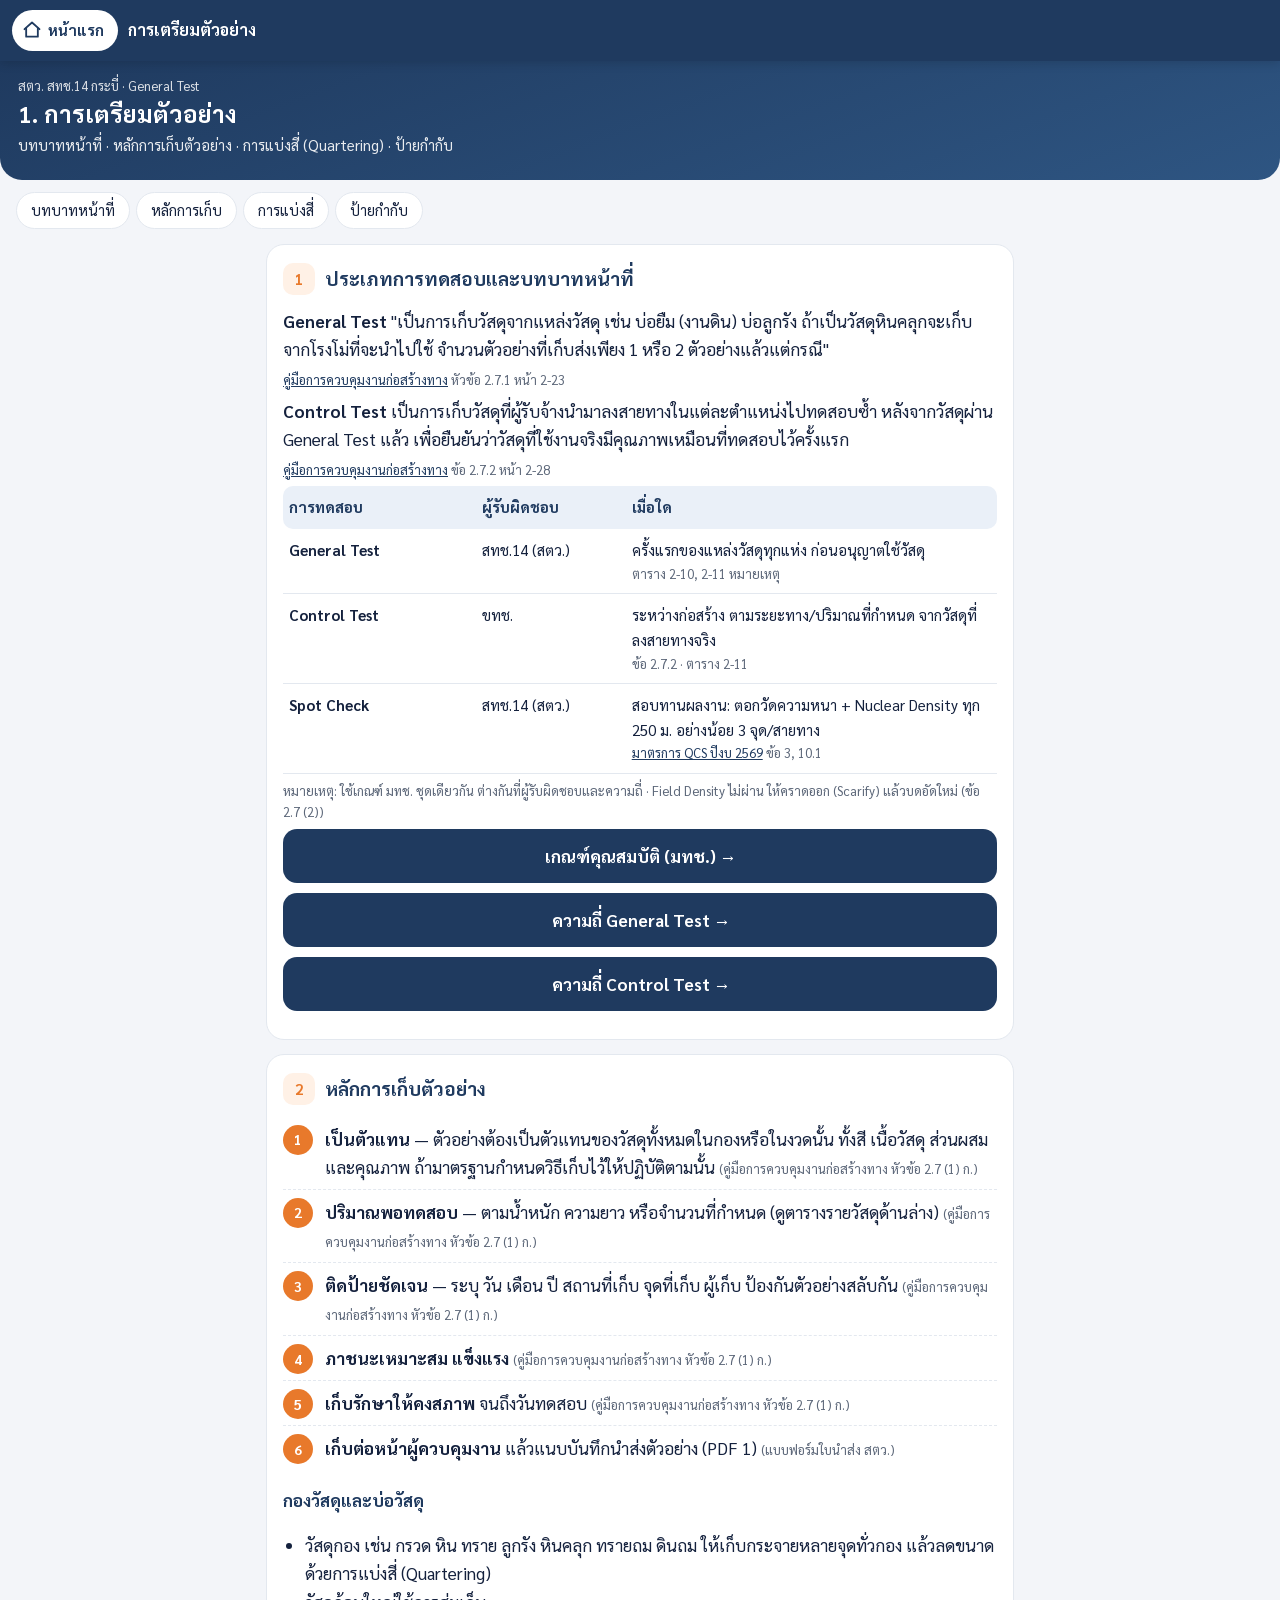
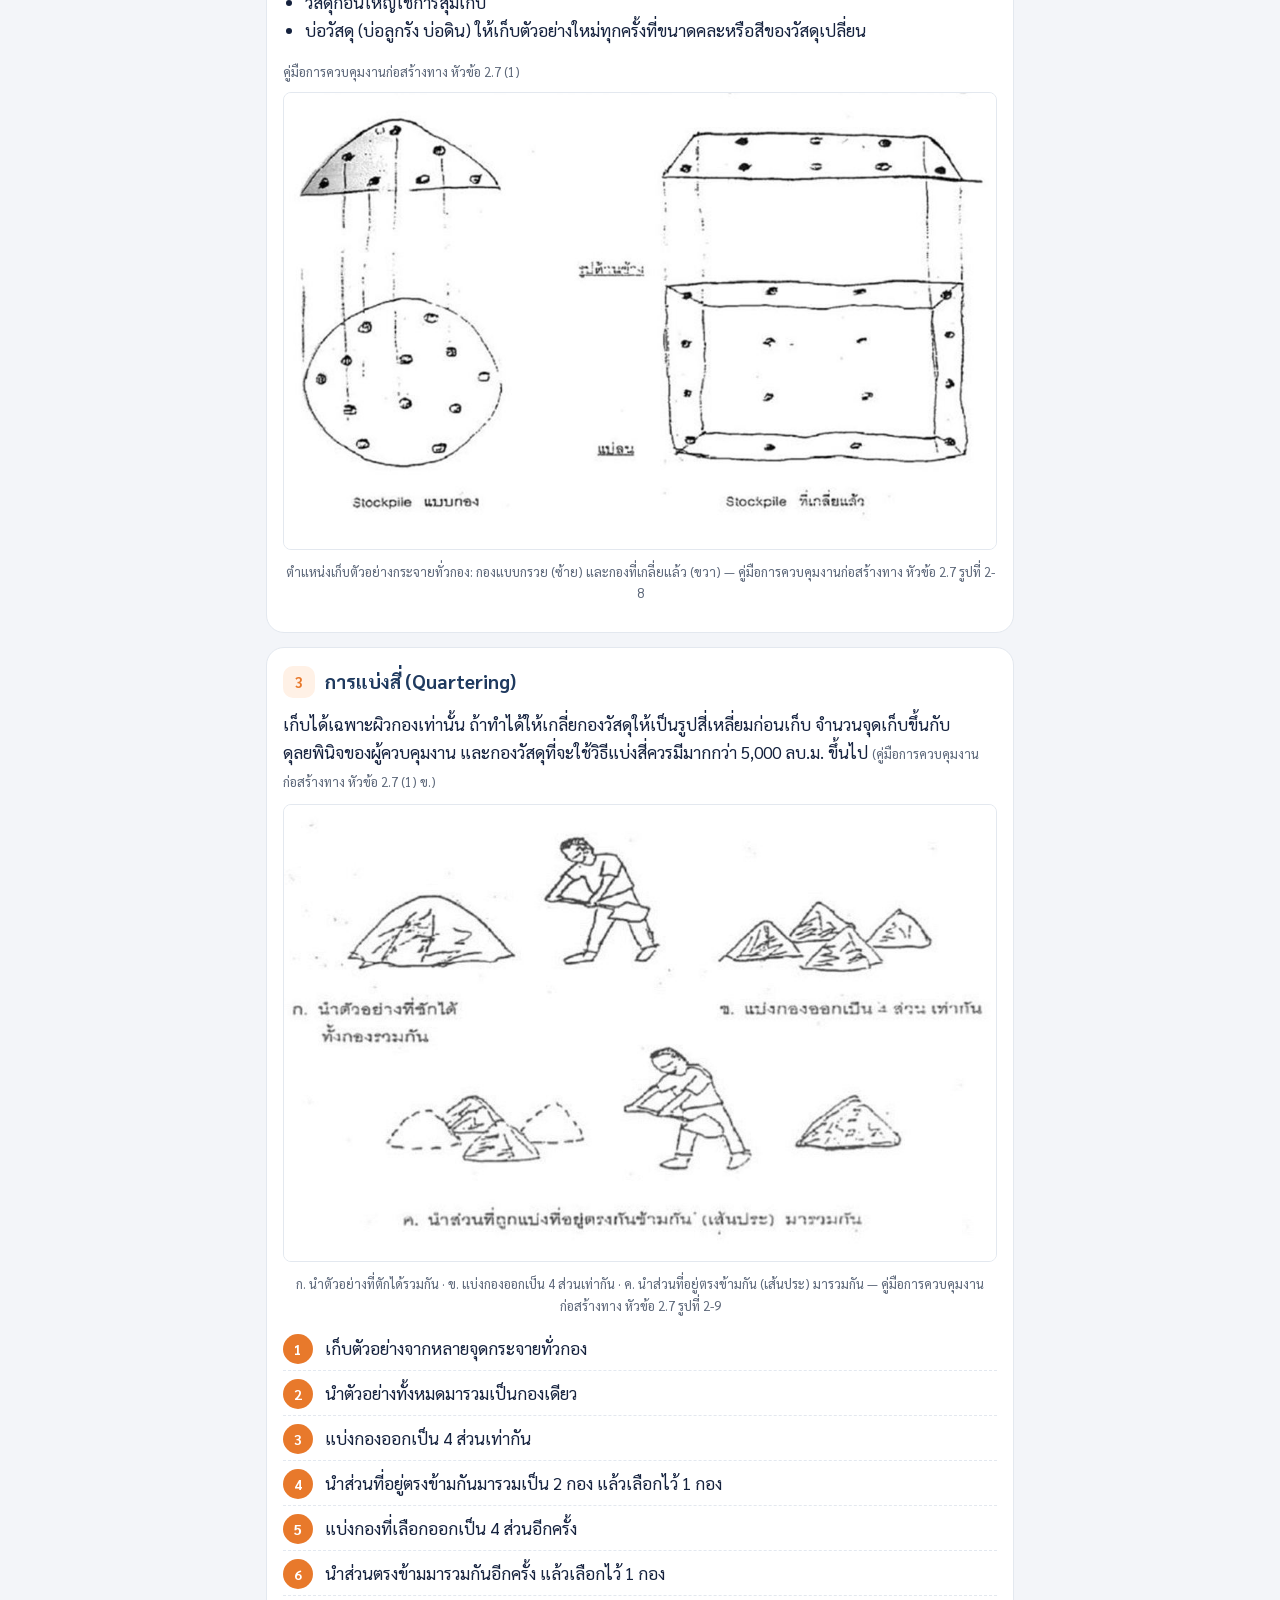
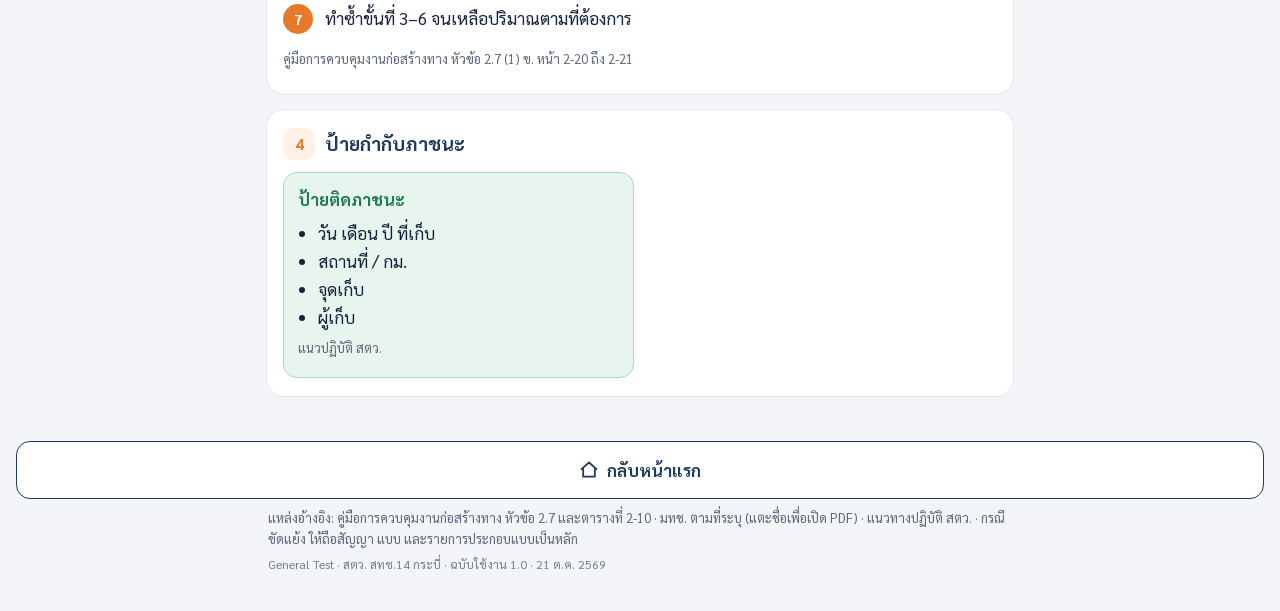
<file: criteria.html>
<!doctype html>
<html lang="th">
<head>
<meta charset="utf-8">
<meta name="viewport" content="width=device-width, initial-scale=1, viewport-fit=cover">
<meta name="theme-color" content="#1F3A5F">
<title>การเตรียมตัวอย่าง</title>
<link rel="preconnect" href="https://fonts.googleapis.com">
<link href="https://fonts.googleapis.com/css2?family=Sarabun:wght@400;600;700&display=swap" rel="stylesheet">
<link rel="manifest" href="manifest.webmanifest">
<link rel="icon" type="image/png" href="icons/favicon-64.png">
<link rel="apple-touch-icon" href="icons/apple-touch-icon.png">
<meta name="apple-mobile-web-app-capable" content="yes">
<meta name="mobile-web-app-capable" content="yes">
<meta name="apple-mobile-web-app-title" content="General Test">
<meta name="description" content="เกณฑ์การนำส่งวัสดุเพื่อทดสอบ (General Test) และสร้างบันทึกนำส่งตัวอย่างวัสดุ สตว. สทช.14 กระบี่">
<link rel="stylesheet" href="css/style.css?v=77">
</head>
<body>
<header class="appbar"><a class="home" href="index.html"><svg viewBox="0 0 24 24" fill="none" stroke="currentColor" stroke-width="2.2" stroke-linecap="round" stroke-linejoin="round"><path d="M3 11l9-8 9 8"/><path d="M5 10v10h14V10"/></svg>หน้าแรก</a><div class="ttl">การเตรียมตัวอย่าง</div></header>
<div class="pagehead"><div class="kick">สตว. สทช.14 กระบี่ · General Test</div><h1>1. การเตรียมตัวอย่าง</h1><p>บทบาทหน้าที่ · หลักการเก็บตัวอย่าง · การแบ่งสี่ (Quartering) · ป้ายกำกับ</p></div>
<nav class="chips"><a href="#s1">บทบาทหน้าที่</a><a href="#s2">หลักการเก็บ</a><a href="#s3">การแบ่งสี่</a><a href="#s5">ป้ายกำกับ</a></nav>
<main>

  <section id="s1">
    <h2><span class="n">1</span>ประเภทการทดสอบและบทบาทหน้าที่</h2>
    <p><b>General Test</b> "เป็นการเก็บวัสดุจากแหล่งวัสดุ เช่น บ่อยืม (งานดิน) บ่อลูกรัง ถ้าเป็นวัสดุหินคลุกจะเก็บจากโรงโม่ที่จะนำไปใช้ จำนวนตัวอย่างที่เก็บส่งเพียง 1 หรือ 2 ตัวอย่างแล้วแต่กรณี"</p>
    <p class="ref"><a href="https://drive.google.com/file/d/1epnWf2iztfA1fq1LeaxtCaNDNAmhMlLr/view" target="_blank" rel="noopener">คู่มือการควบคุมงานก่อสร้างทาง</a> หัวข้อ 2.7.1 หน้า 2-23</p>
    <p><b>Control Test</b> เป็นการเก็บวัสดุที่ผู้รับจ้างนำมาลงสายทางในแต่ละตำแหน่งไปทดสอบซ้ำ หลังจากวัสดุผ่าน General Test แล้ว เพื่อยืนยันว่าวัสดุที่ใช้งานจริงมีคุณภาพเหมือนที่ทดสอบไว้ครั้งแรก</p>
    <p class="ref"><a href="https://drive.google.com/file/d/1epnWf2iztfA1fq1LeaxtCaNDNAmhMlLr/view" target="_blank" rel="noopener">คู่มือการควบคุมงานก่อสร้างทาง</a> ข้อ 2.7.2 หน้า 2-28</p>
    <div class="tw" id="ct"><table class="mx">
      <tr><th style="width:27%">การทดสอบ</th><th style="width:21%">ผู้รับผิดชอบ</th><th>เมื่อใด</th></tr>
      <tr><td><b>General Test</b></td><td>สทช.14 (สตว.)</td><td>ครั้งแรกของแหล่งวัสดุทุกแห่ง ก่อนอนุญาตใช้วัสดุ<div class="ref">ตาราง 2-10, 2-11 หมายเหตุ</div></td></tr>
      <tr><td><b>Control Test</b></td><td>ขทช.</td><td>ระหว่างก่อสร้าง ตามระยะทาง/ปริมาณที่กำหนด จากวัสดุที่ลงสายทางจริง<div class="ref">ข้อ 2.7.2 · ตาราง 2-11</div></td></tr>
      <tr><td><b>Spot Check</b></td><td>สทช.14 (สตว.)</td><td>สอบทานผลงาน: ตอกวัดความหนา + Nuclear Density ทุก 250 ม. อย่างน้อย 3 จุด/สายทาง<div class="ref"><a href="https://drive.google.com/file/d/1sBNXhhFZ2esYGXNHxN9ne9uD0guibrka/view" target="_blank" rel="noopener">มาตรการ QCS ปีงบ 2569</a> ข้อ 3, 10.1</div></td></tr>
    </table></div>
    <p class="ref">หมายเหตุ: ใช้เกณฑ์ มทช. ชุดเดียวกัน ต่างกันที่ผู้รับผิดชอบและความถี่ · Field Density ไม่ผ่าน ให้คราดออก (Scarify) แล้วบดอัดใหม่ (ข้อ 2.7 (2))</p>
    <a class="btn" href="properties.html">เกณฑ์คุณสมบัติ (มทช.) →</a>
    <a class="btn" id="s4" href="index.html#qty">ความถี่ General Test →</a>
    <a class="btn" href="index.html#ctq">ความถี่ Control Test →</a>
  </section>

  <section id="s2">
    <h2><span class="n">2</span>หลักการเก็บตัวอย่าง</h2>
    <ol class="steps">
      <li><b>เป็นตัวแทน</b> — ตัวอย่างต้องเป็นตัวแทนของวัสดุทั้งหมดในกองหรือในงวดนั้น ทั้งสี เนื้อวัสดุ ส่วนผสม และคุณภาพ ถ้ามาตรฐานกำหนดวิธีเก็บไว้ให้ปฏิบัติตามนั้น <span class="ref">(คู่มือการควบคุมงานก่อสร้างทาง หัวข้อ 2.7 (1) ก.)</span></li>
      <li><b>ปริมาณพอทดสอบ</b> — ตามน้ำหนัก ความยาว หรือจำนวนที่กำหนด (ดูตารางรายวัสดุด้านล่าง) <span class="ref">(คู่มือการควบคุมงานก่อสร้างทาง หัวข้อ 2.7 (1) ก.)</span></li>
      <li><b>ติดป้ายชัดเจน</b> — ระบุ วัน เดือน ปี สถานที่เก็บ จุดที่เก็บ ผู้เก็บ ป้องกันตัวอย่างสลับกัน <span class="ref">(คู่มือการควบคุมงานก่อสร้างทาง หัวข้อ 2.7 (1) ก.)</span></li>
      <li><b>ภาชนะเหมาะสม แข็งแรง</b> <span class="ref">(คู่มือการควบคุมงานก่อสร้างทาง หัวข้อ 2.7 (1) ก.)</span></li>
      <li><b>เก็บรักษาให้คงสภาพ</b> จนถึงวันทดสอบ <span class="ref">(คู่มือการควบคุมงานก่อสร้างทาง หัวข้อ 2.7 (1) ก.)</span></li>
      <li><b>เก็บต่อหน้าผู้ควบคุมงาน</b> แล้วแนบบันทึกนำส่งตัวอย่าง (PDF 1) <span class="ref">(แบบฟอร์มใบนำส่ง สตว.)</span></li>
    </ol>
    <h3>กองวัสดุและบ่อวัสดุ</h3>
    <ul>
      <li>วัสดุกอง เช่น กรวด หิน ทราย ลูกรัง หินคลุก ทรายถม ดินถม ให้เก็บกระจายหลายจุดทั่วกอง แล้วลดขนาดด้วยการแบ่งสี่ (Quartering)</li>
      <li>วัสดุก้อนใหญ่ใช้การสุ่มเก็บ</li>
      <li>บ่อวัสดุ (บ่อลูกรัง บ่อดิน) ให้เก็บตัวอย่างใหม่ทุกครั้งที่ขนาดคละหรือสีของวัสดุเปลี่ยน</li>
    </ul>
    <p class="ref">คู่มือการควบคุมงานก่อสร้างทาง หัวข้อ 2.7 (1)</p>
    <figure><img src="img/sampling-stockpile.jpg" alt="ตำแหน่งเก็บตัวอย่างจากกองวัสดุแบบกองกรวยและแบบเกลี่ยแล้ว" style="width:100%;height:auto;border:1px solid var(--line);border-radius:8px;background:#fff"><figcaption>ตำแหน่งเก็บตัวอย่างกระจายทั่วกอง: กองแบบกรวย (ซ้าย) และกองที่เกลี่ยแล้ว (ขวา) — คู่มือการควบคุมงานก่อสร้างทาง หัวข้อ 2.7 รูปที่ 2-8</figcaption></figure>
  </section>

  <section id="s3">
    <h2><span class="n">3</span>การแบ่งสี่ (Quartering)</h2>
    <p>เก็บได้เฉพาะผิวกองเท่านั้น ถ้าทำได้ให้เกลี่ยกองวัสดุให้เป็นรูปสี่เหลี่ยมก่อนเก็บ จำนวนจุดเก็บขึ้นกับดุลยพินิจของผู้ควบคุมงาน และกองวัสดุที่จะใช้วิธีแบ่งสี่ควรมีมากกว่า 5,000 ลบ.ม. ขึ้นไป <span class="ref">(คู่มือการควบคุมงานก่อสร้างทาง หัวข้อ 2.7 (1) ข.)</span></p>
    <figure><img src="img/quartering-field.jpg" alt="การแบ่งสี่ที่หน้างาน ก. รวมกอง ข. แบ่ง 4 ส่วน ค. นำส่วนตรงข้ามมารวมกัน" style="width:100%;height:auto;border:1px solid var(--line);border-radius:8px;background:#fff"><figcaption>ก. นำตัวอย่างที่ตักได้รวมกัน · ข. แบ่งกองออกเป็น 4 ส่วนเท่ากัน · ค. นำส่วนที่อยู่ตรงข้ามกัน (เส้นประ) มารวมกัน — คู่มือการควบคุมงานก่อสร้างทาง หัวข้อ 2.7 รูปที่ 2-9</figcaption></figure>
    <ol class="steps">
      <li>เก็บตัวอย่างจากหลายจุดกระจายทั่วกอง</li>
      <li>นำตัวอย่างทั้งหมดมารวมเป็นกองเดียว</li>
      <li>แบ่งกองออกเป็น 4 ส่วนเท่ากัน</li>
      <li>นำส่วนที่อยู่ตรงข้ามกันมารวมเป็น 2 กอง แล้วเลือกไว้ 1 กอง</li>
      <li>แบ่งกองที่เลือกออกเป็น 4 ส่วนอีกครั้ง</li>
      <li>นำส่วนตรงข้ามมารวมกันอีกครั้ง แล้วเลือกไว้ 1 กอง</li>
      <li>ทำซ้ำขั้นที่ 3–6 จนเหลือปริมาณตามที่ต้องการ</li>
    </ol>
    <p class="ref">คู่มือการควบคุมงานก่อสร้างทาง หัวข้อ 2.7 (1) ข. หน้า 2-20 ถึง 2-21</p>
  </section>



  <section id="s5">
    <h2><span class="n">4</span>ป้ายกำกับภาชนะ</h2>
    <div class="grid2">
      <div class="card ok"><h3>ป้ายติดภาชนะ</h3><ul><li>วัน เดือน ปี ที่เก็บ</li><li>สถานที่ / กม.</li><li>จุดเก็บ</li><li>ผู้เก็บ</li></ul><p class="ref">แนวปฏิบัติ สตว.</p></div>
    </div>
  </section>
</main>
<a class="tohome" href="index.html"><svg width="20" height="20" viewBox="0 0 24 24" fill="none" stroke="currentColor" stroke-width="2.2" stroke-linecap="round" stroke-linejoin="round"><path d="M3 11l9-8 9 8"/><path d="M5 10v10h14V10"/></svg>กลับหน้าแรก</a>
<footer>แหล่งอ้างอิง: คู่มือการควบคุมงานก่อสร้างทาง หัวข้อ 2.7 และตารางที่ 2-10 · มทช. ตามที่ระบุ (แตะชื่อเพื่อเปิด PDF) · แนวทางปฏิบัติ สตว. · กรณีขัดแย้ง ให้ถือสัญญา แบบ และรายการประกอบแบบเป็นหลัก<br><span class="ver">General Test · สตว. สทช.14 กระบี่ · ฉบับใช้งาน 1.0 · 21 ต.ค. 2569</span></footer>
<script>if("serviceWorker" in navigator)addEventListener("load",()=>navigator.serviceWorker.register("sw.js").catch(()=>{}));</script>
</body>
</html>
</file>
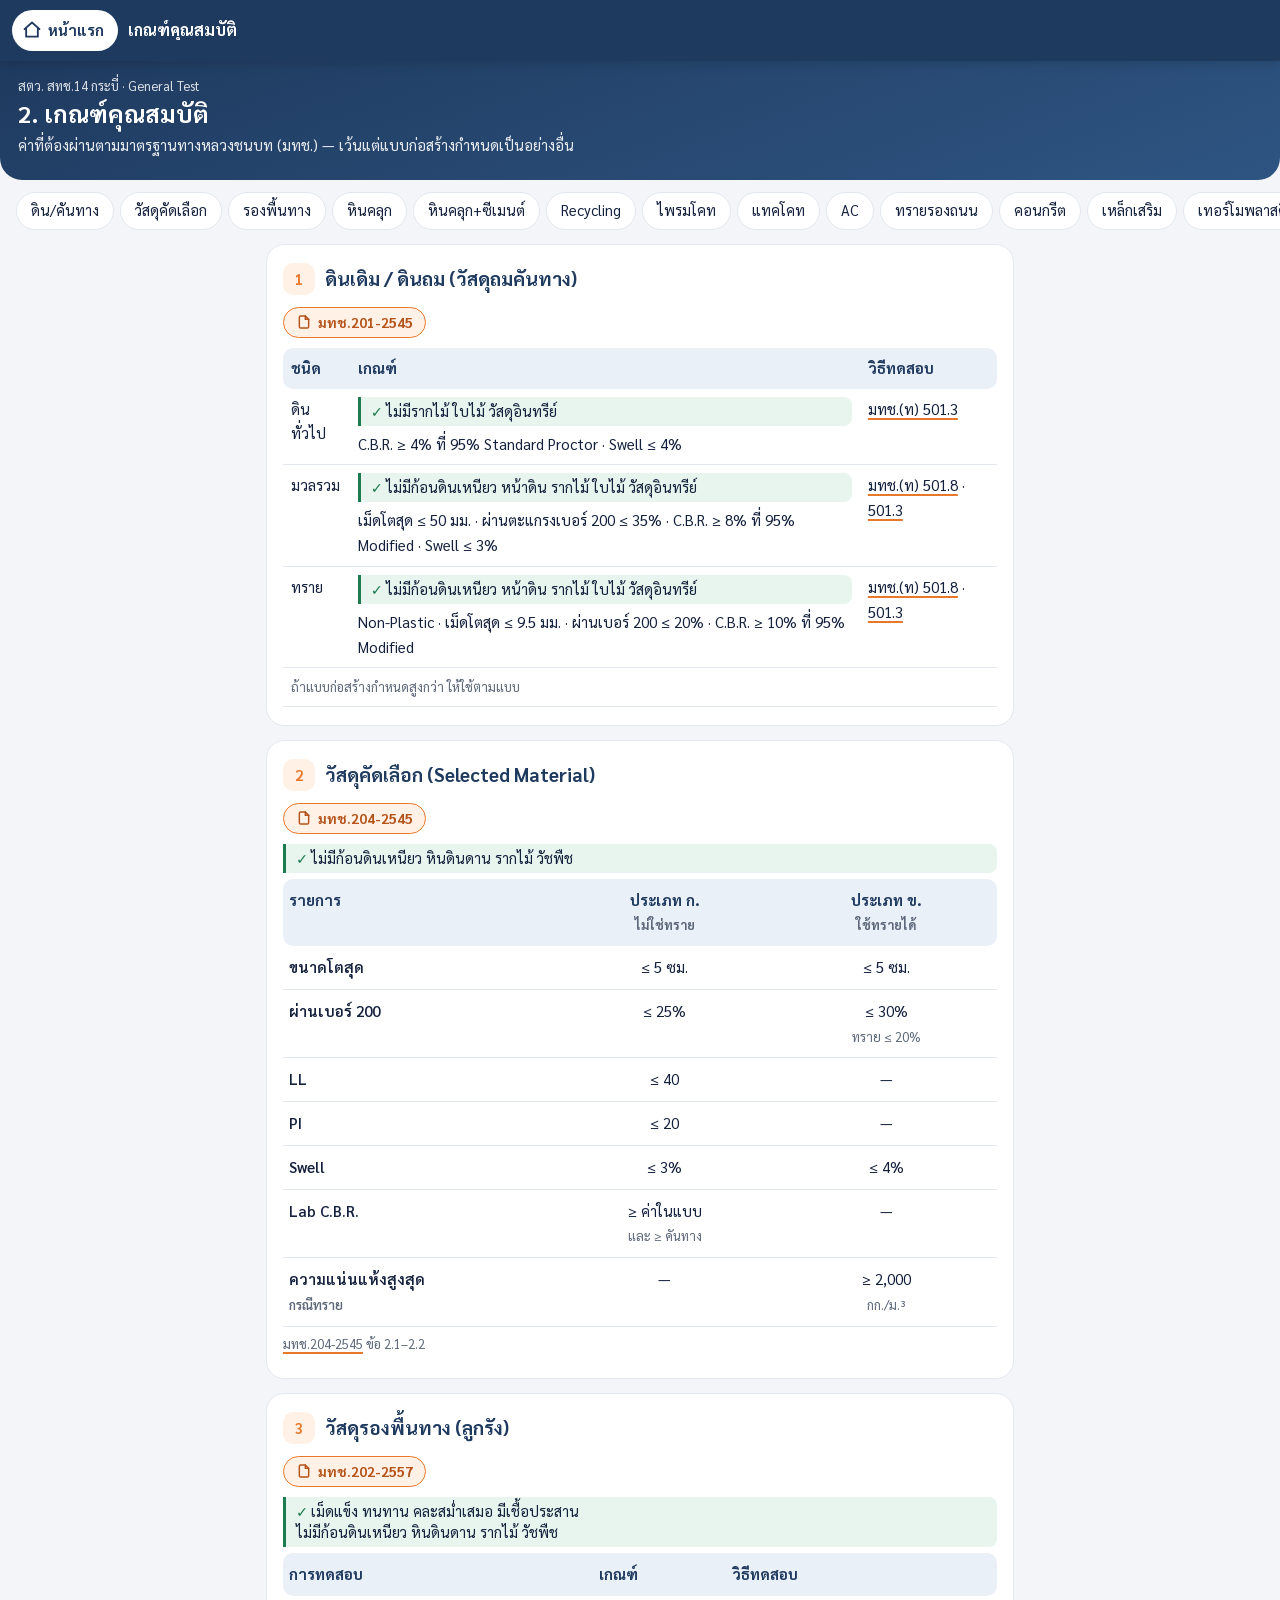
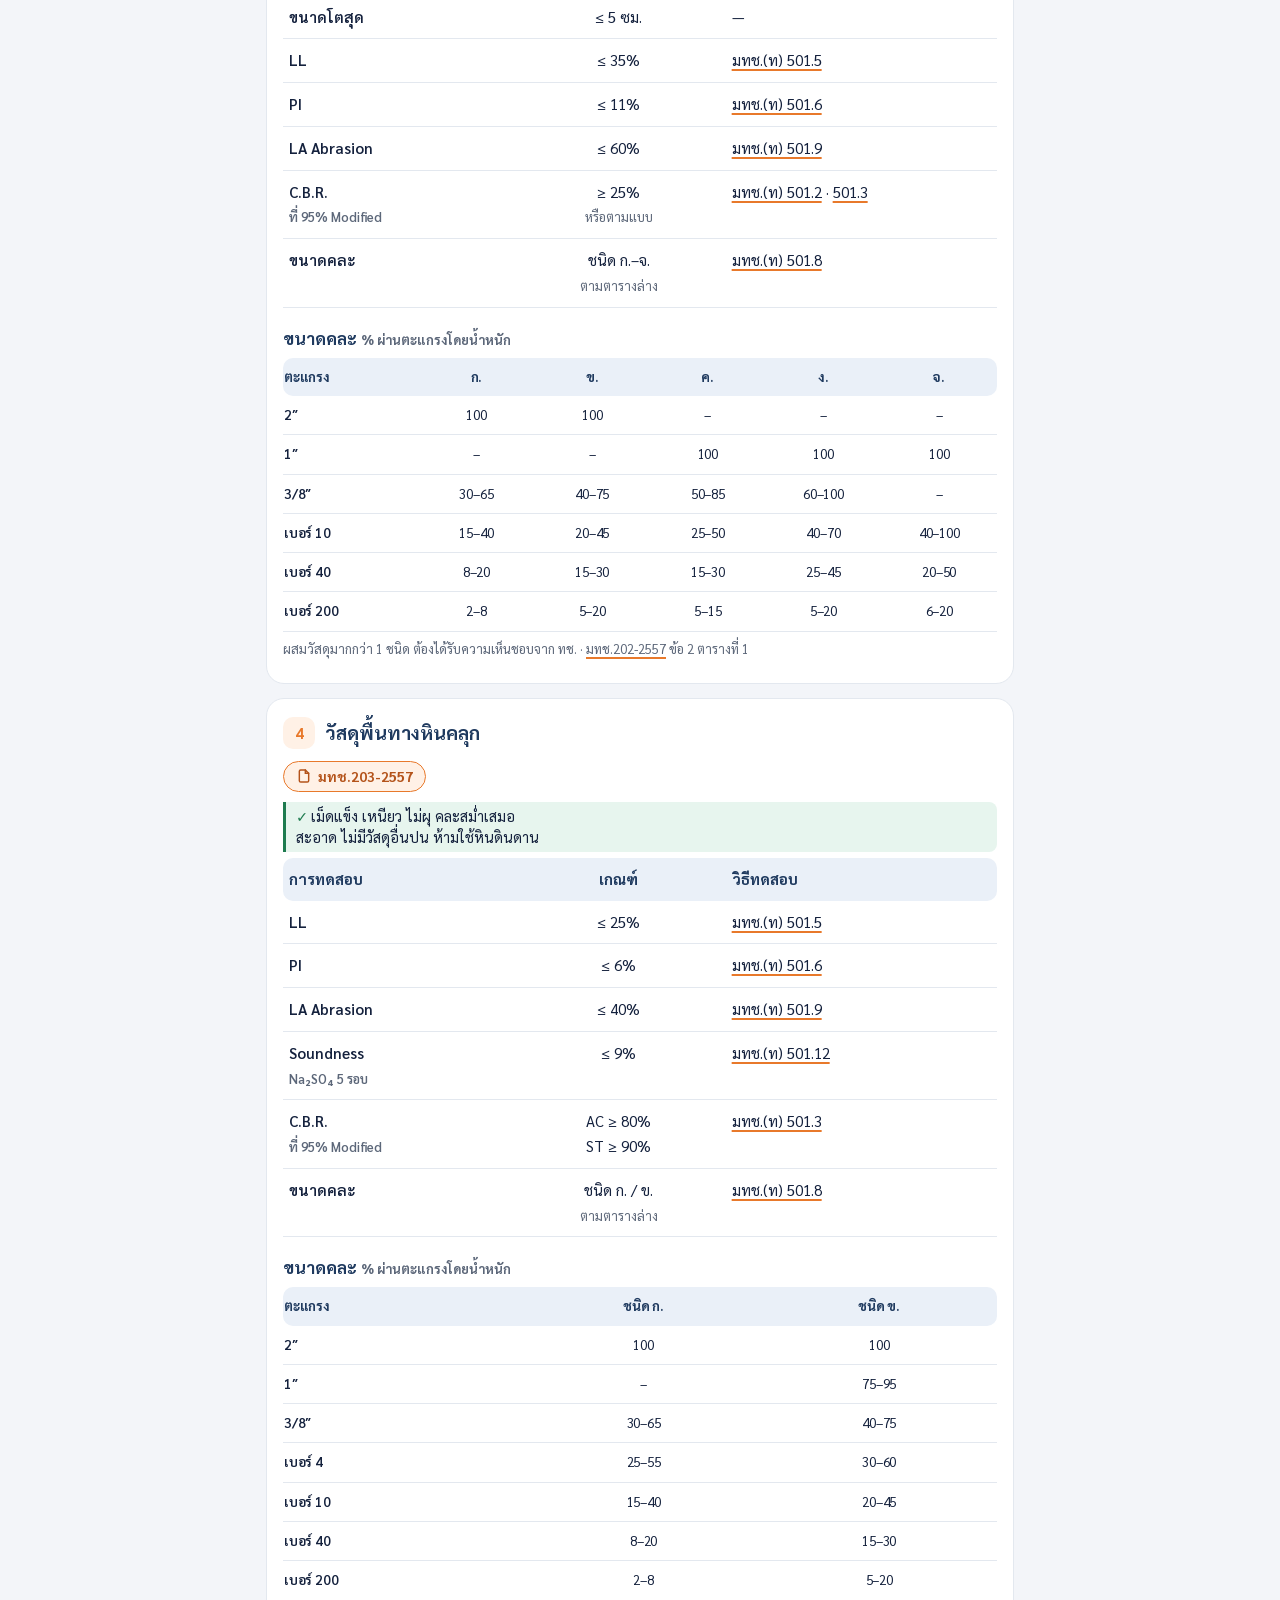
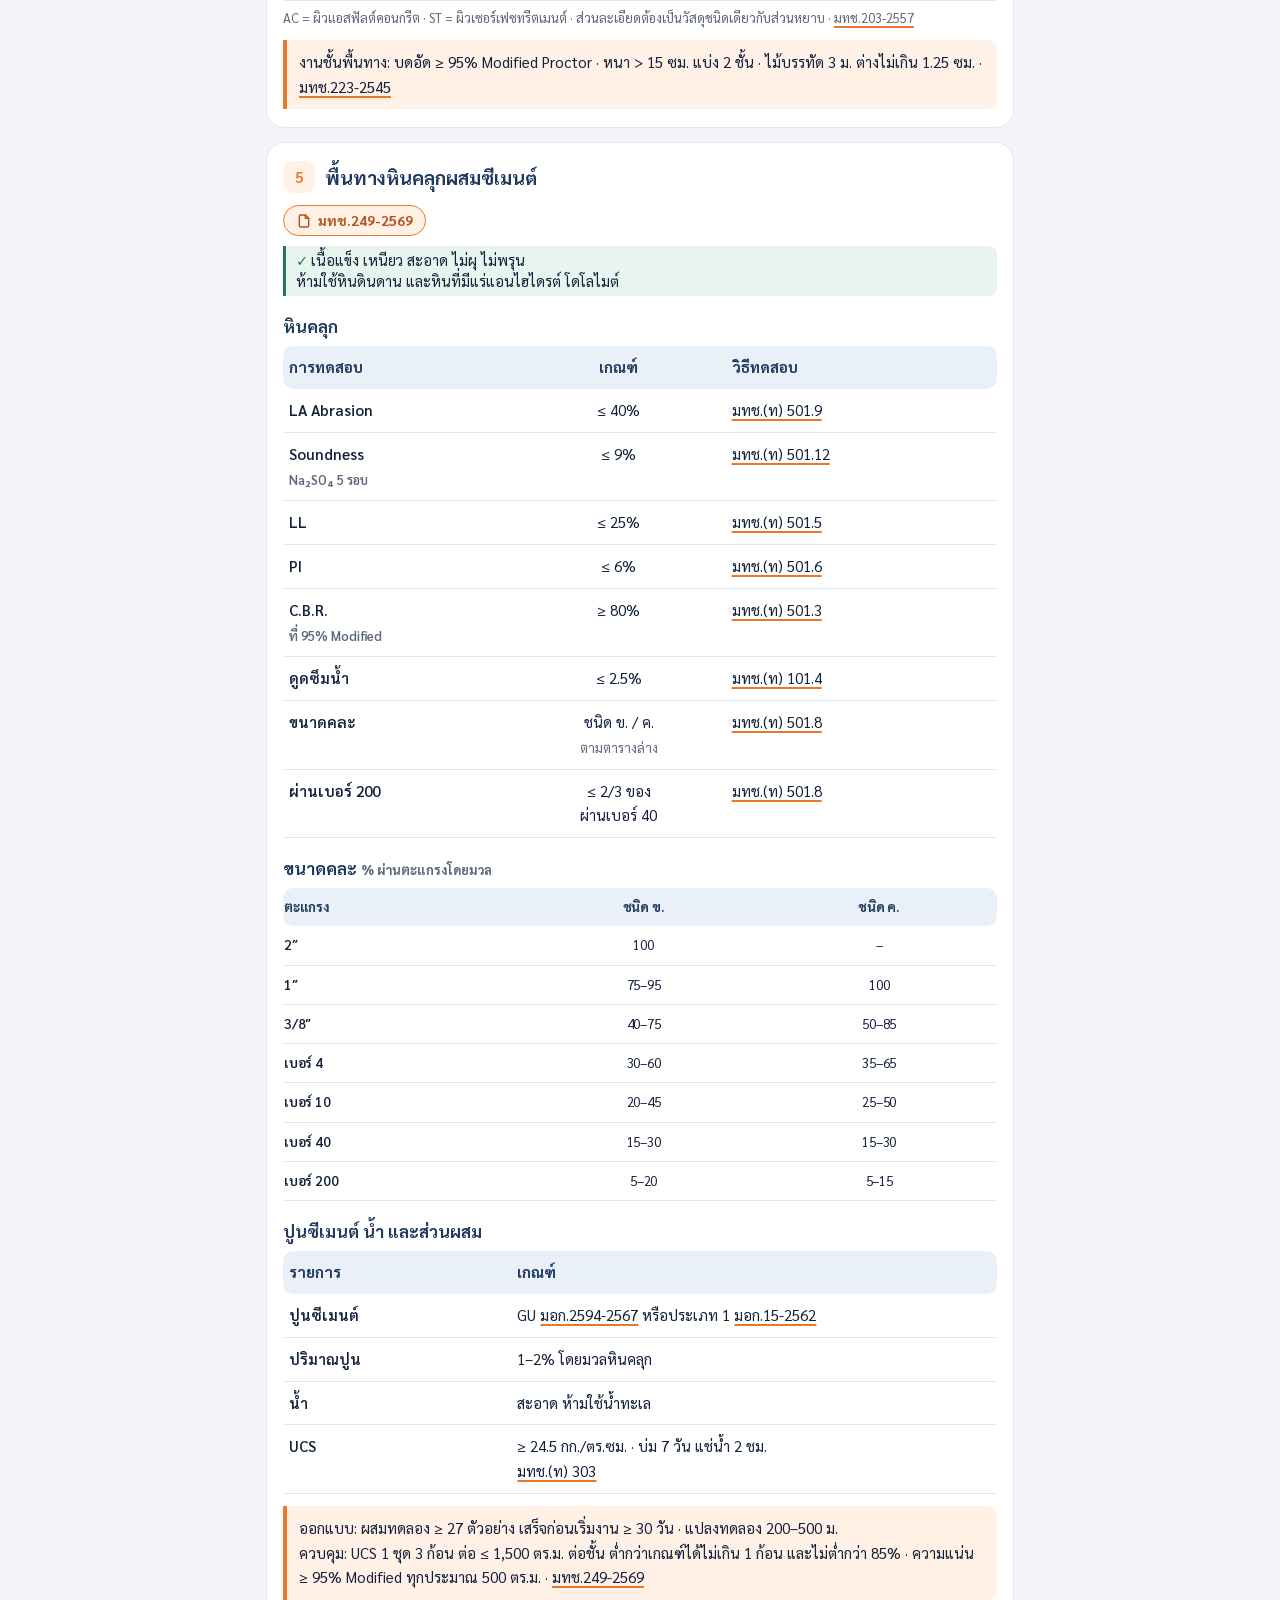
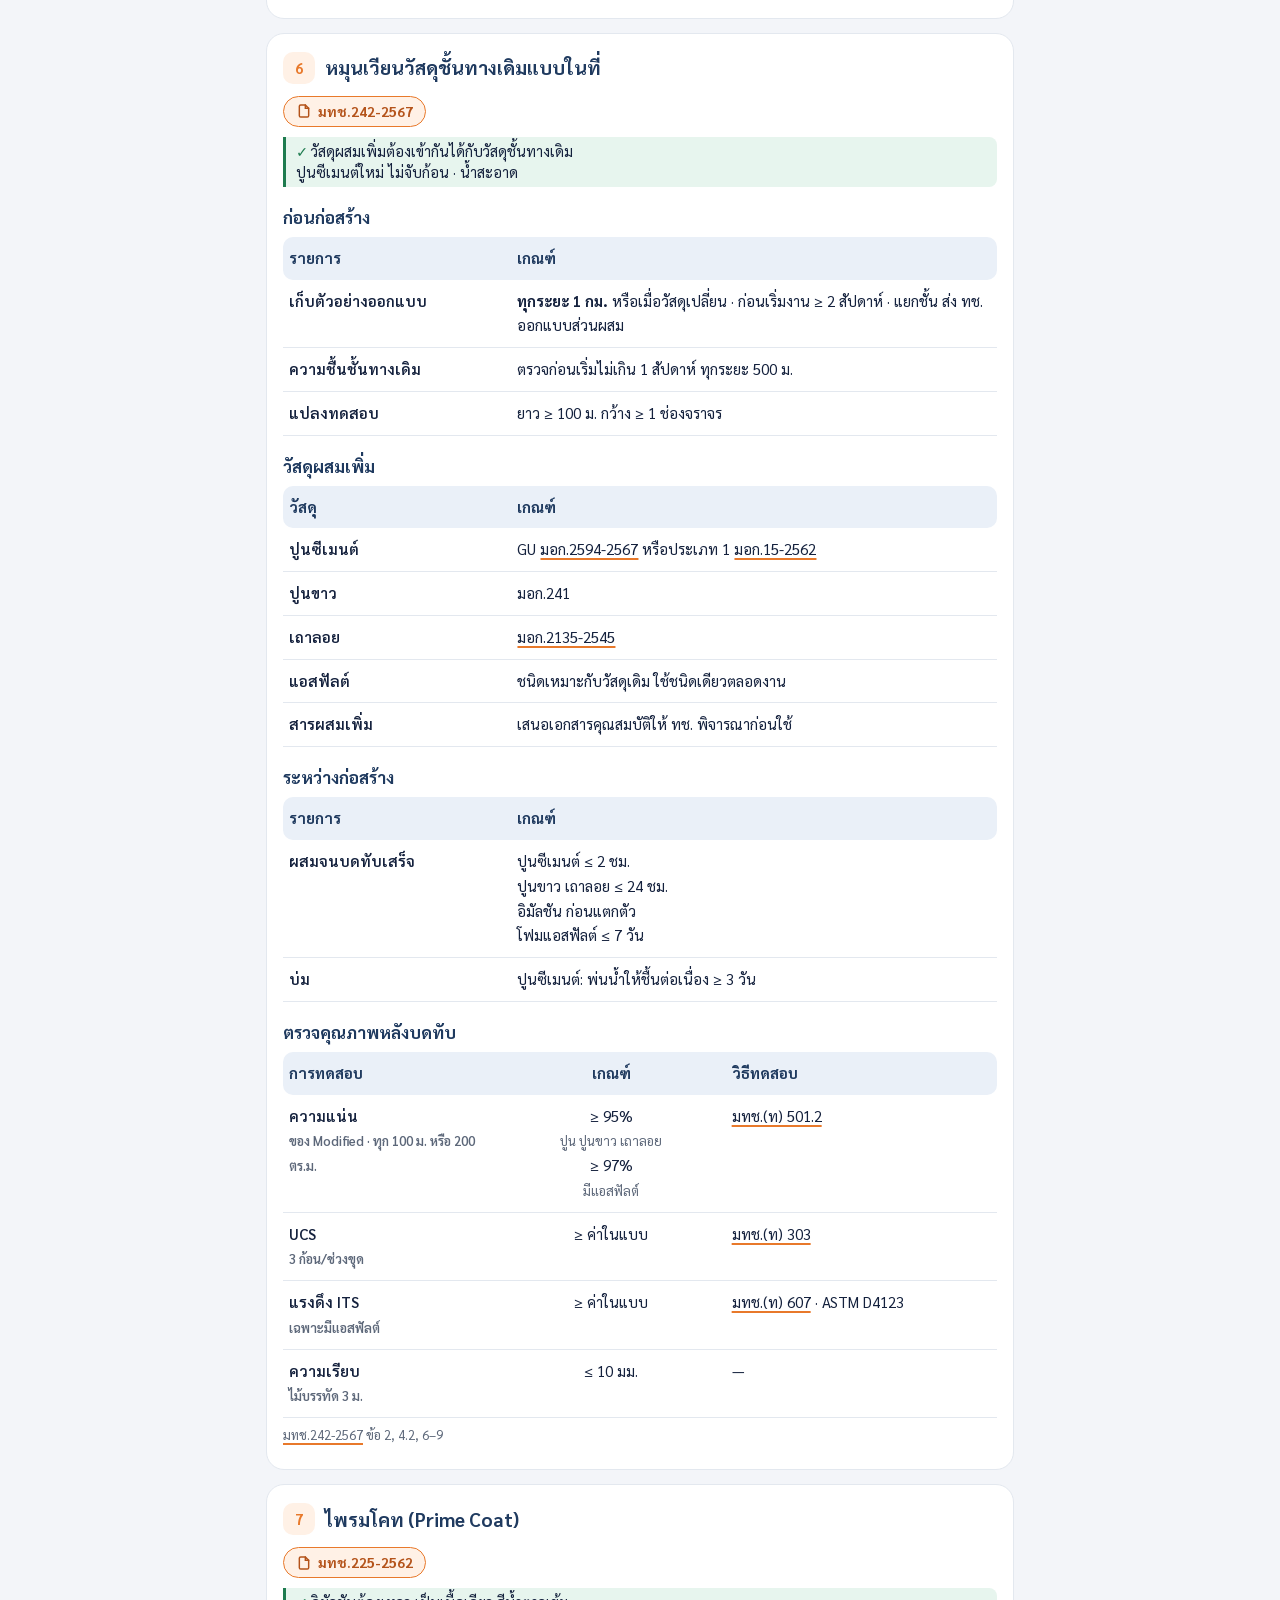
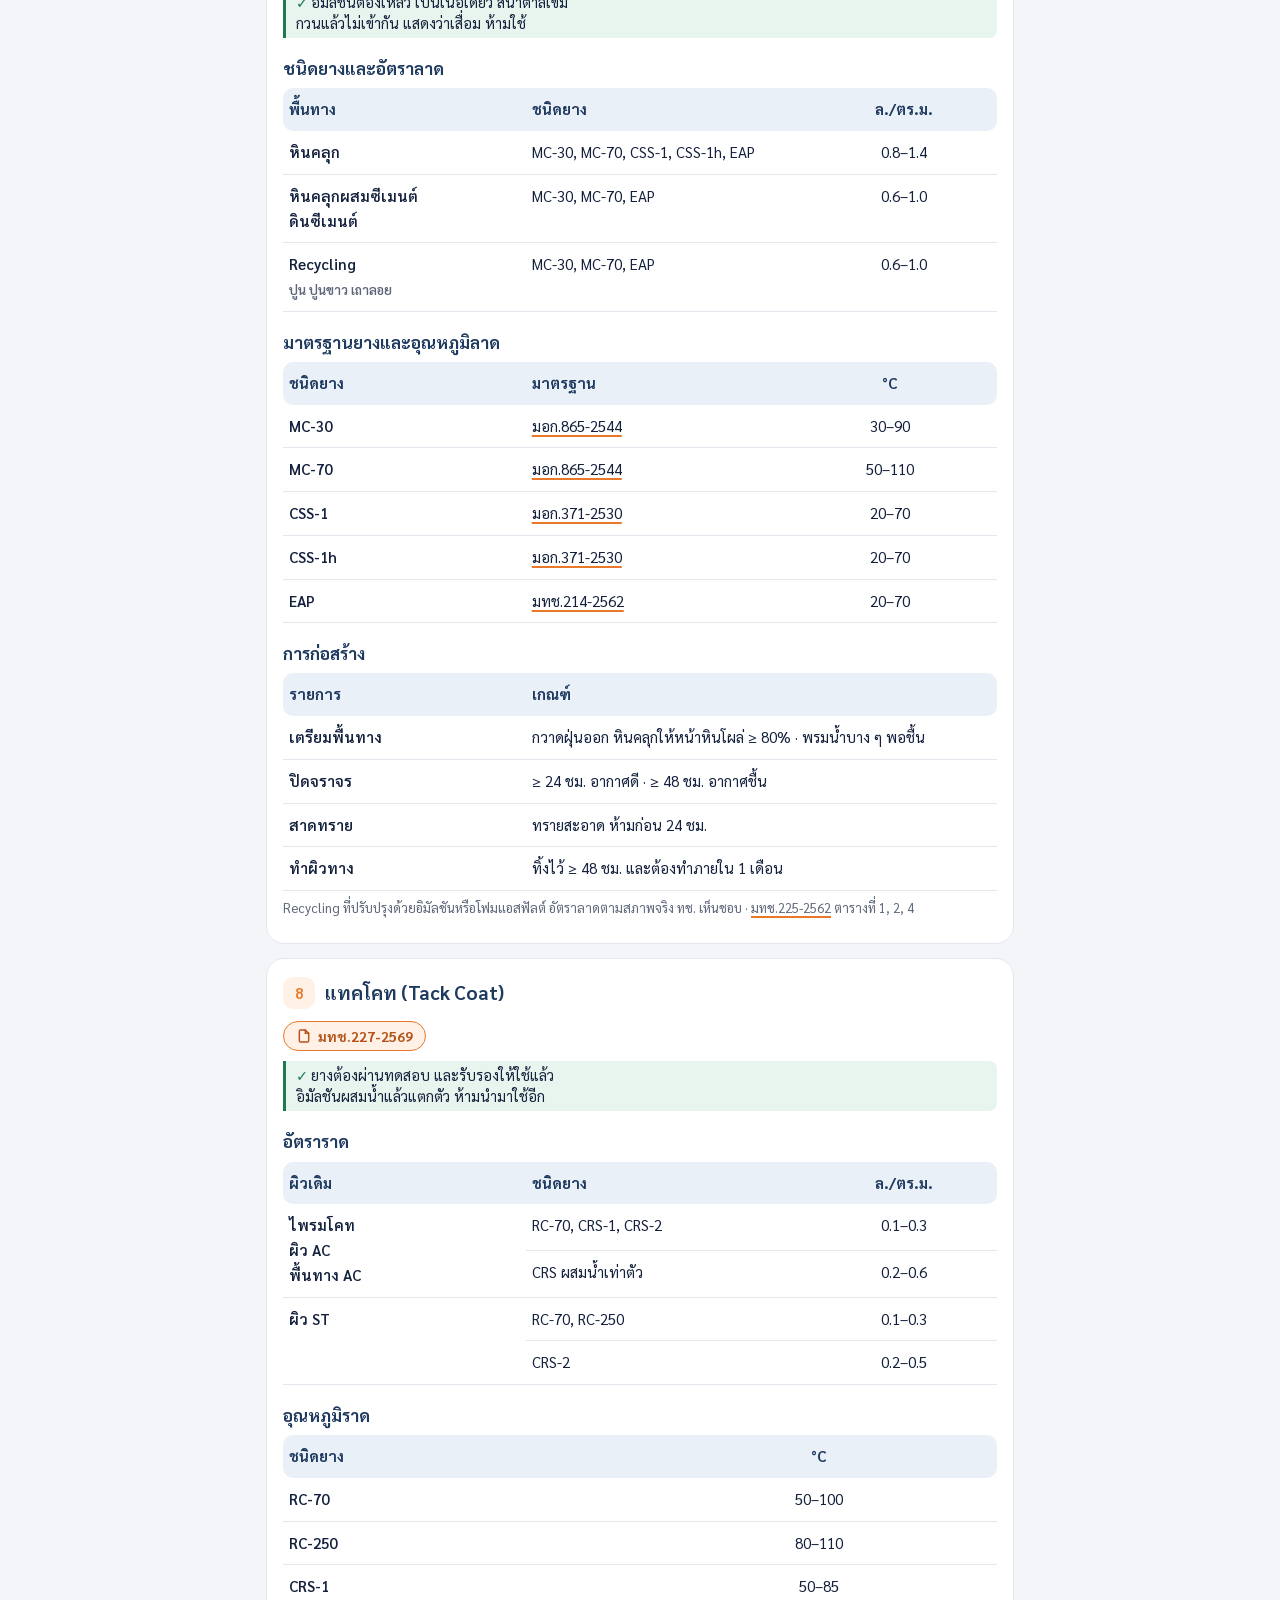
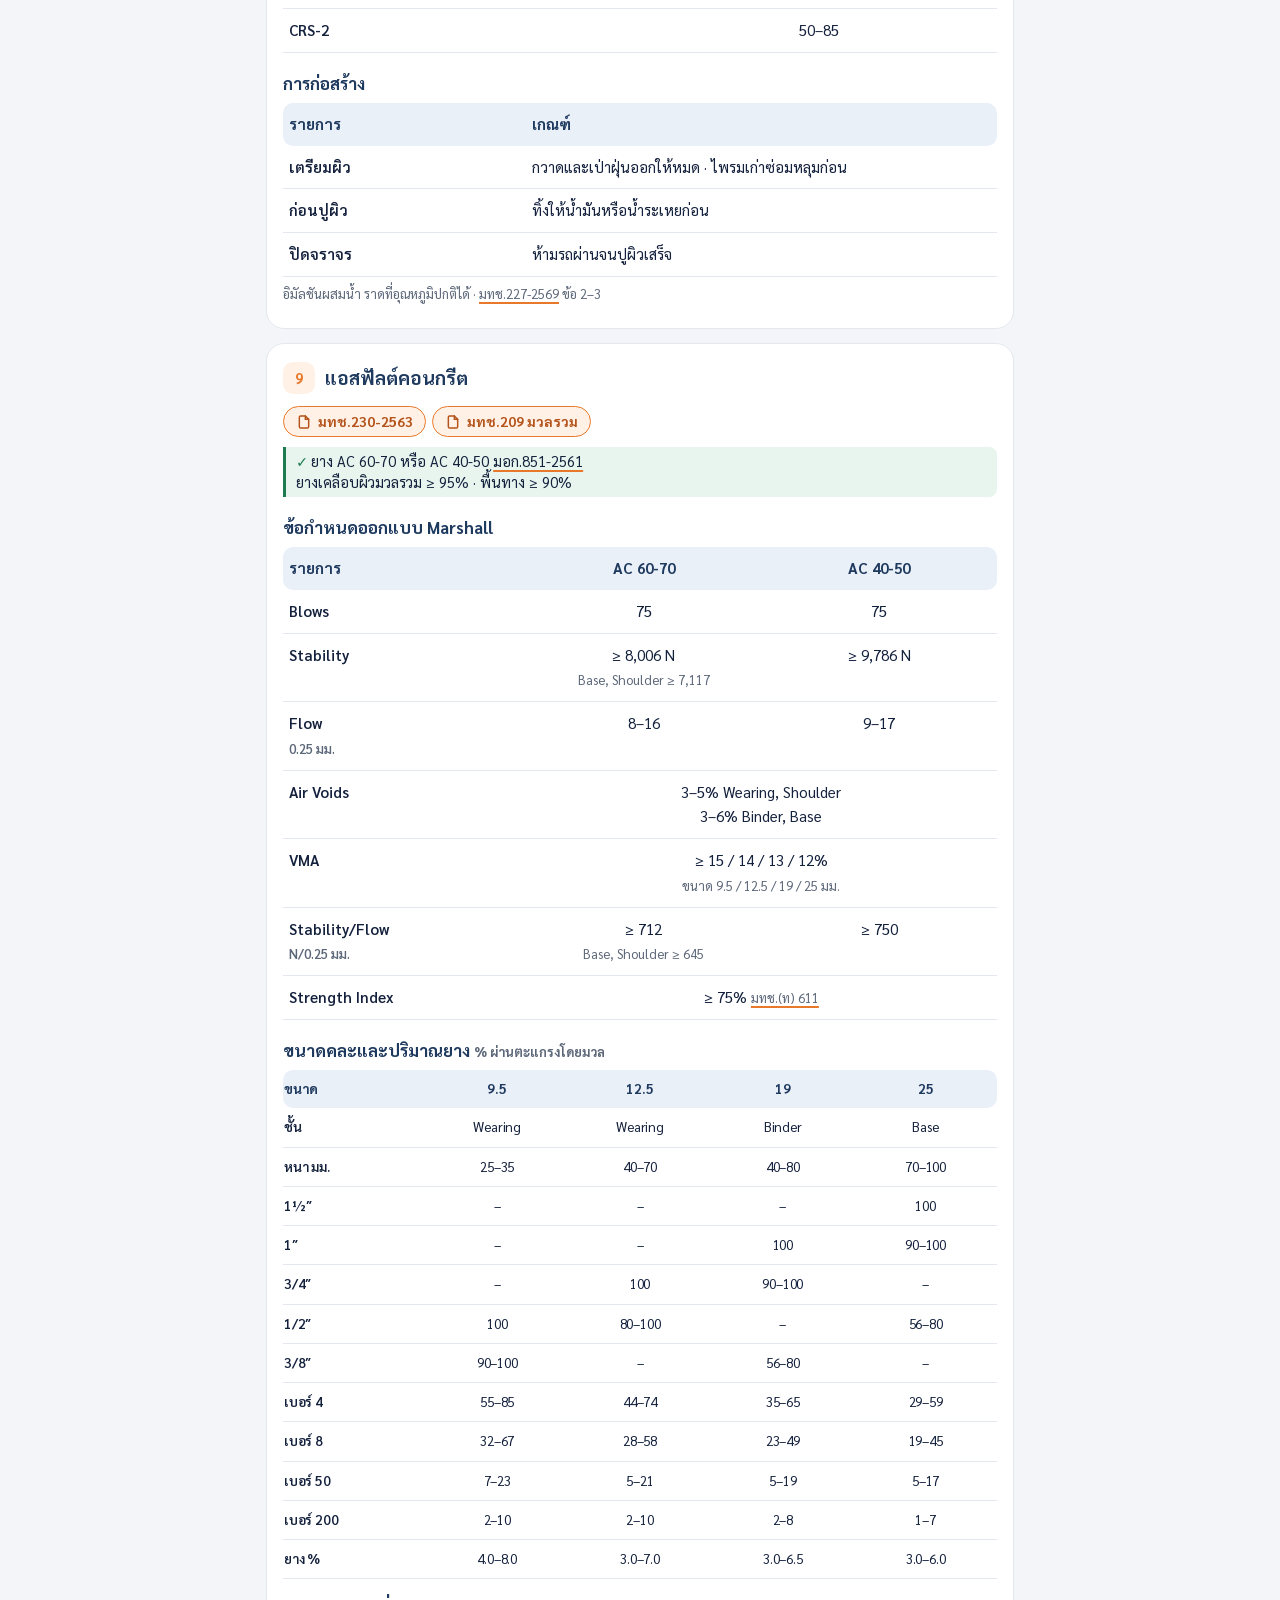
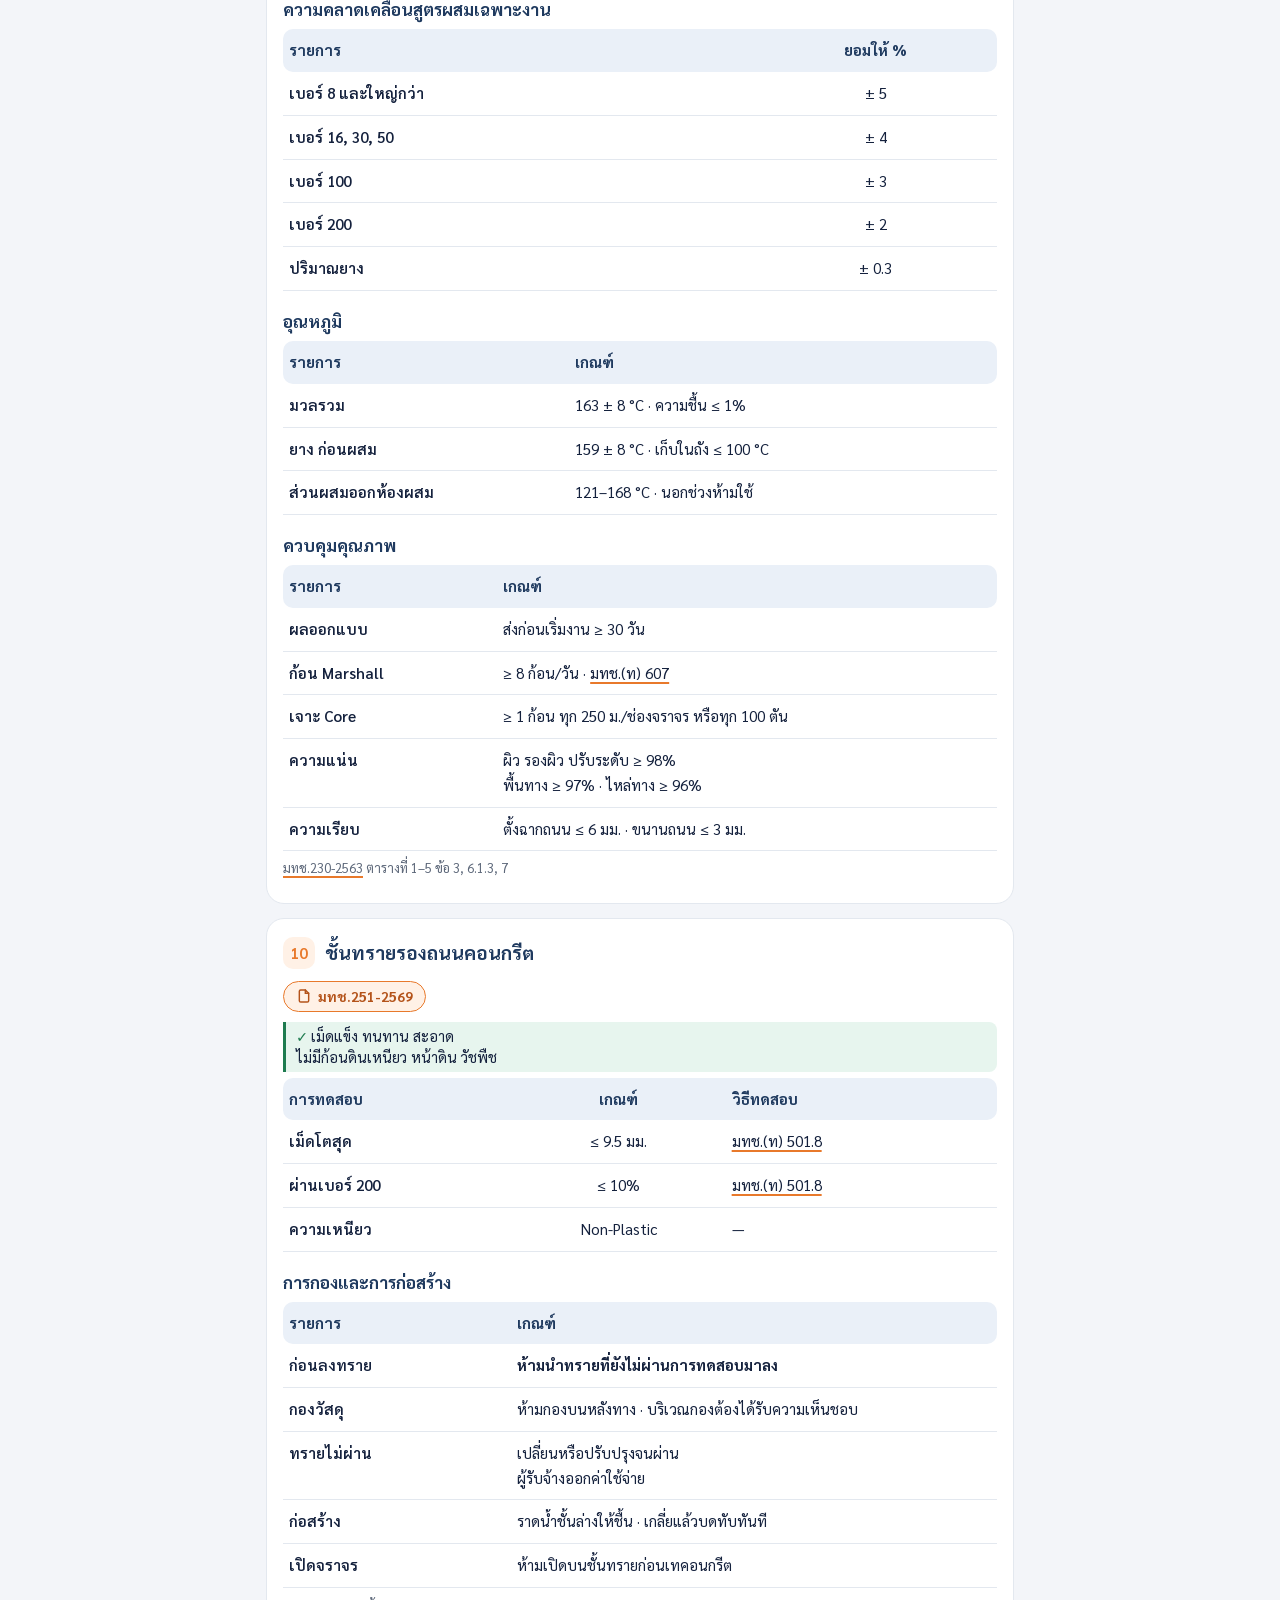
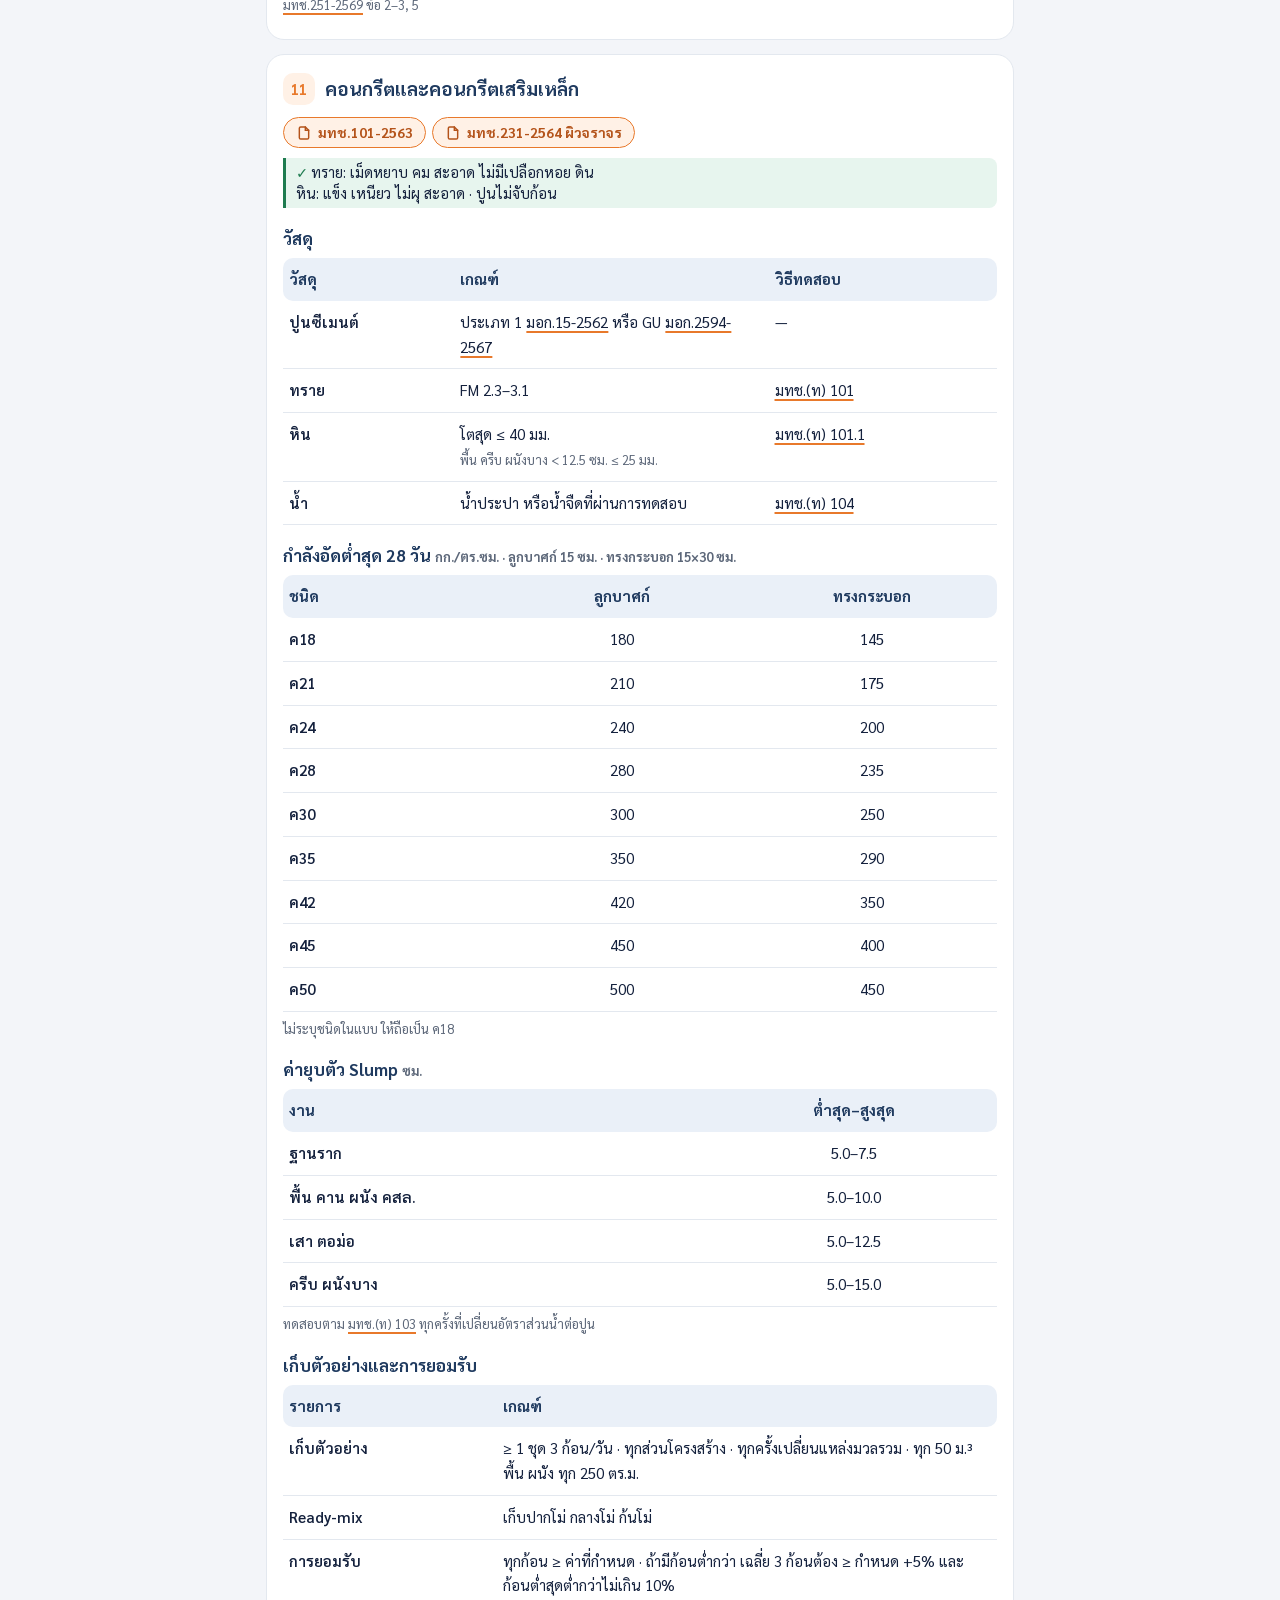
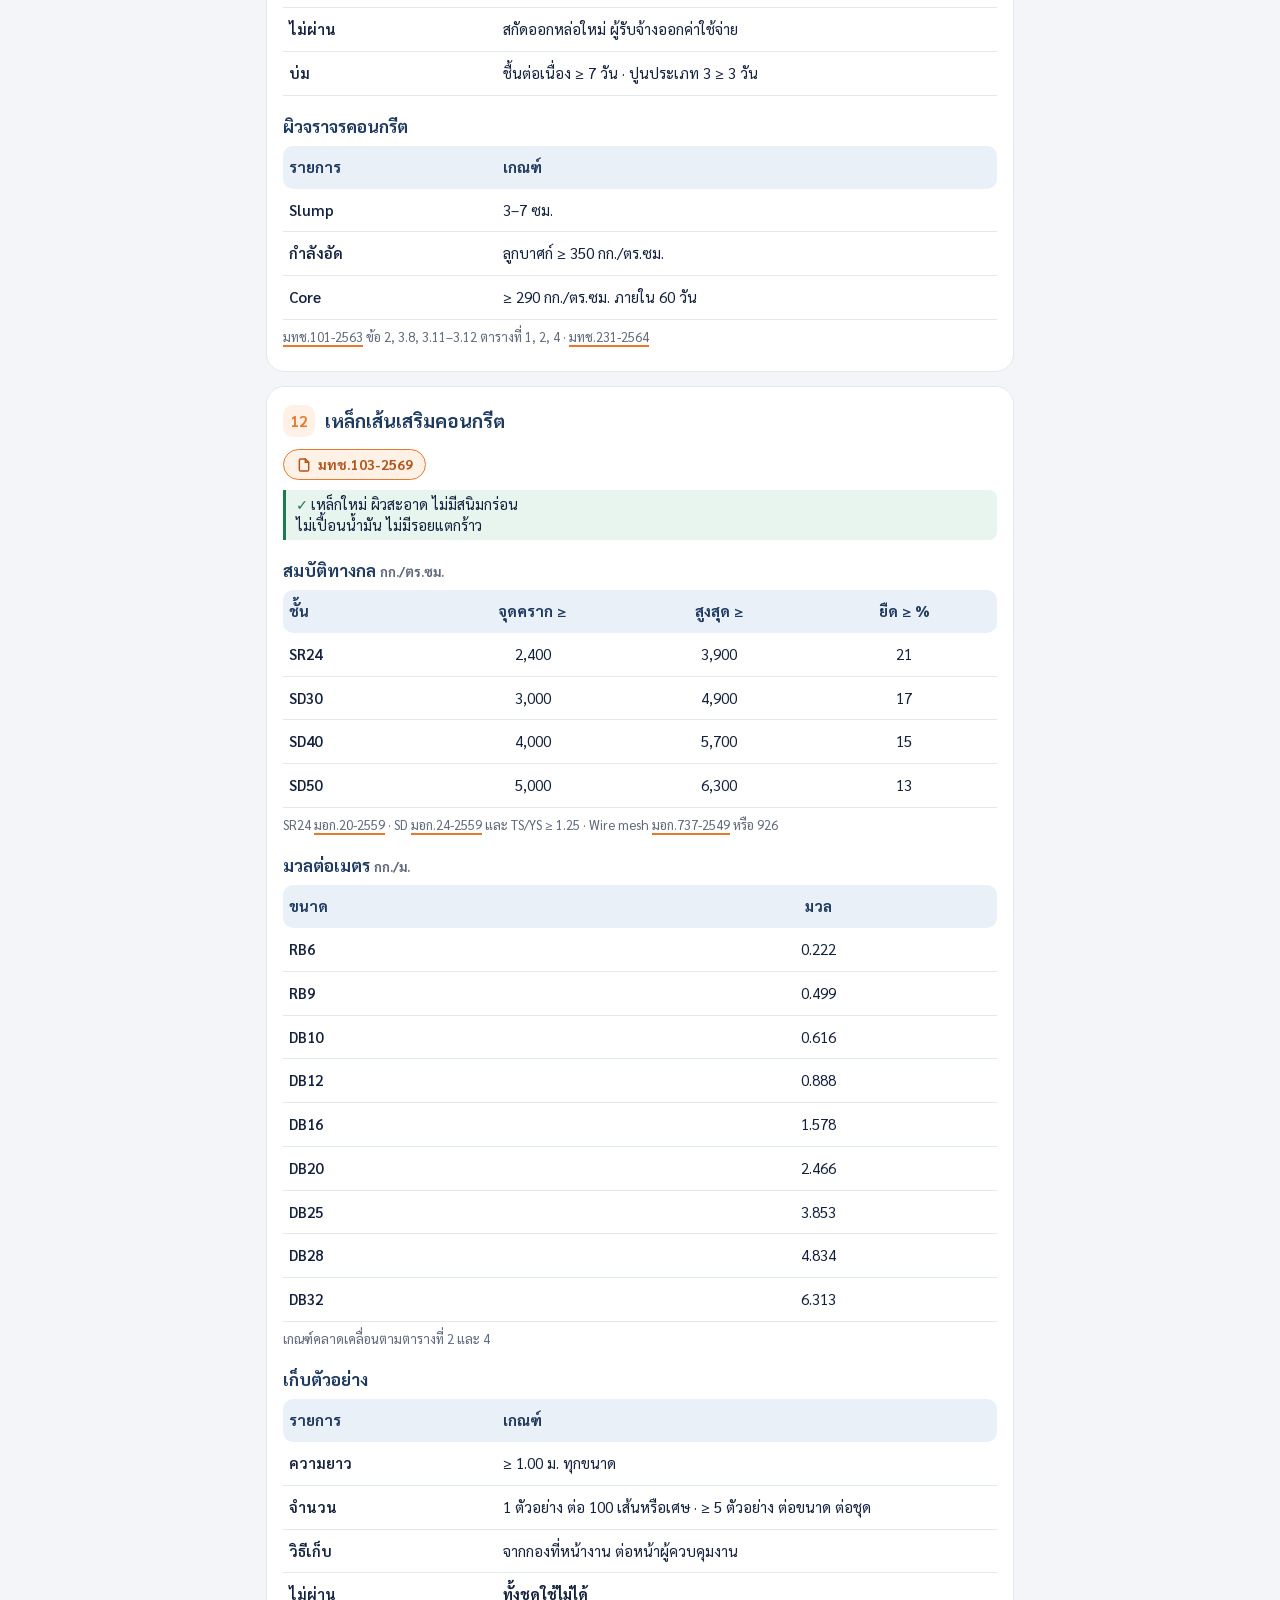
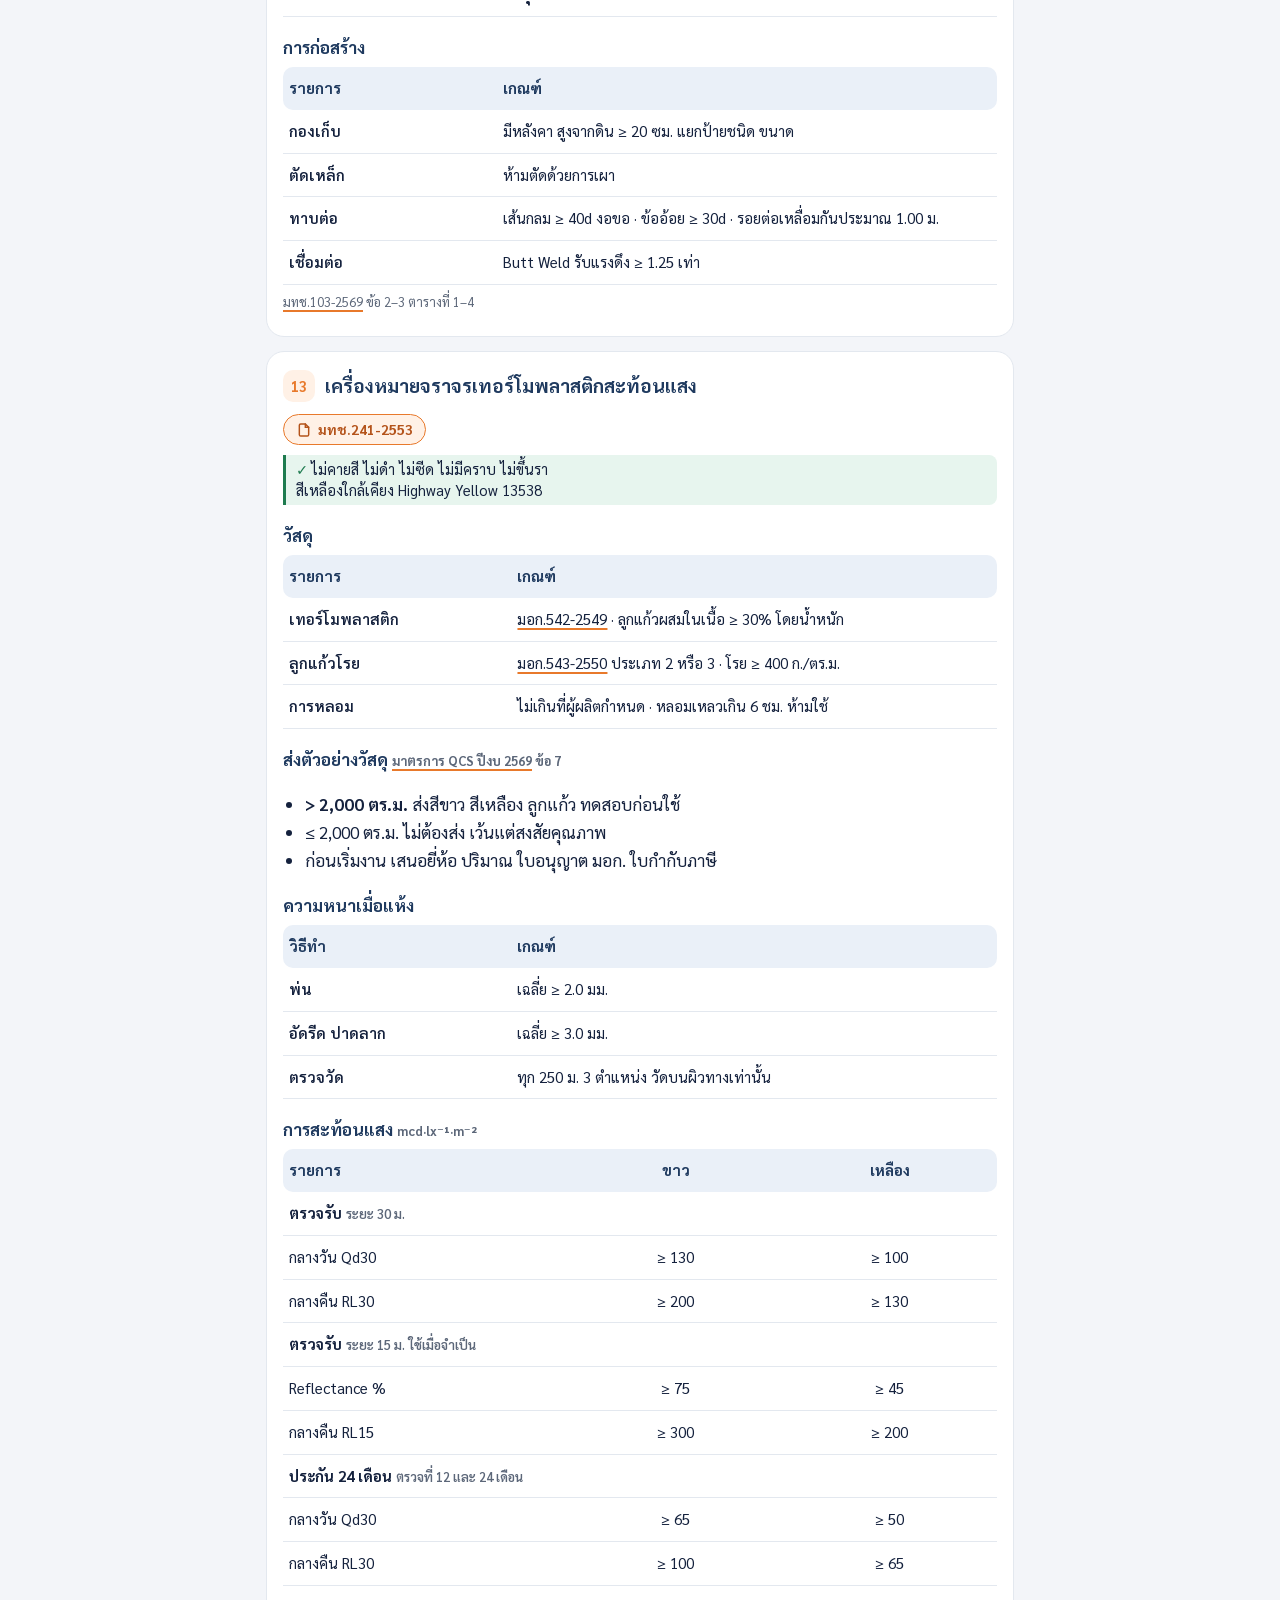
<file: properties.html>
<!doctype html>
<html lang="th">
<head>
<meta charset="utf-8">
<meta name="viewport" content="width=device-width, initial-scale=1, viewport-fit=cover">
<meta name="theme-color" content="#1F3A5F">
<title>เกณฑ์คุณสมบัติวัสดุ</title>
<link rel="preconnect" href="https://fonts.googleapis.com">
<link href="https://fonts.googleapis.com/css2?family=Sarabun:wght@400;600;700&display=swap" rel="stylesheet">
<link rel="manifest" href="manifest.webmanifest">
<link rel="icon" type="image/png" href="icons/favicon-64.png">
<link rel="apple-touch-icon" href="icons/apple-touch-icon.png">
<meta name="apple-mobile-web-app-capable" content="yes">
<meta name="mobile-web-app-capable" content="yes">
<meta name="apple-mobile-web-app-title" content="General Test">
<meta name="description" content="เกณฑ์การนำส่งวัสดุเพื่อทดสอบ (General Test) และสร้างบันทึกนำส่งตัวอย่างวัสดุ สตว. สทช.14 กระบี่">
<link rel="stylesheet" href="css/style.css?v=77">
</head>
<body>
<header class="appbar"><a class="home" href="index.html"><svg viewBox="0 0 24 24" fill="none" stroke="currentColor" stroke-width="2.2" stroke-linecap="round" stroke-linejoin="round"><path d="M3 11l9-8 9 8"/><path d="M5 10v10h14V10"/></svg>หน้าแรก</a><div class="ttl">เกณฑ์คุณสมบัติ</div></header>
<div class="pagehead"><div class="kick">สตว. สทช.14 กระบี่ · General Test</div><h1>2. เกณฑ์คุณสมบัติ</h1><p>ค่าที่ต้องผ่านตามมาตรฐานทางหลวงชนบท (มทช.) — เว้นแต่แบบก่อสร้างกำหนดเป็นอย่างอื่น</p></div>
<nav class="chips"><a href="#soil">ดิน/คันทาง</a><a href="#selected">วัสดุคัดเลือก</a><a href="#subbase">รองพื้นทาง</a><a href="#base">หินคลุก</a><a href="#cmb">หินคลุก+ซีเมนต์</a><a href="#recycling">Recycling</a><a href="#prime">ไพรมโคท</a><a href="#tack">แทคโคท</a><a href="#ac">AC</a><a href="#sand">ทรายรองถนน</a><a href="#conc">คอนกรีต</a><a href="#rebar">เหล็กเสริม</a><a href="#thermo">เทอร์โมพลาสติก</a><a href="#pipe">ท่อ คสล.</a><a href="#sign">ป้ายจราจร</a></nav>
<main>
  <section id="soil">
    <h2><span class="n">1</span>ดินเดิม / ดินถม (วัสดุถมคันทาง)</h2>
    <div class="mpdfs"><a class="mpdf" href="https://drive.google.com/file/d/1nUaGAGJTQWjj6yS9O2Ueq5jhx4vaF79y/view" target="_blank" rel="noopener"><svg width="16" height="16" viewBox="0 0 24 24" fill="none" stroke="currentColor" stroke-width="2.2" stroke-linecap="round"><path d="M14 3H7a2 2 0 0 0-2 2v14a2 2 0 0 0 2 2h10a2 2 0 0 0 2-2V8z"/><path d="M14 3v5h5"/></svg>มทช.201-2545</a></div>
    <div class="tw"><table>
      <tr><th>ชนิด</th><th>เกณฑ์</th><th>วิธีทดสอบ</th></tr>
      <tr><td>ดินทั่วไป</td><td><div class="look">ไม่มีรากไม้ ใบไม้ วัสดุอินทรีย์</div>C.B.R. ≥ 4% ที่ 95% Standard Proctor · Swell ≤ 4%</td><td><a class="mlink" href="https://drive.google.com/file/d/1hm5v4EzTpt2t5Aisui2r6vFJuLp5hLLx/view" target="_blank" rel="noopener">มทช.(ท) 501.3</a></td></tr>
      <tr><td>มวลรวม</td><td><div class="look">ไม่มีก้อนดินเหนียว หน้าดิน รากไม้ ใบไม้ วัสดุอินทรีย์</div>เม็ดโตสุด ≤ 50 มม. · ผ่านตะแกรงเบอร์ 200 ≤ 35% · C.B.R. ≥ 8% ที่ 95% Modified · Swell ≤ 3%</td><td><a class="mlink" href="https://drive.google.com/file/d/1J-A-b5etJXpUQaPeXAm-QFD1HcECaFvz/view" target="_blank" rel="noopener">มทช.(ท) 501.8</a> · <a class="mlink" href="https://drive.google.com/file/d/1hm5v4EzTpt2t5Aisui2r6vFJuLp5hLLx/view" target="_blank" rel="noopener">501.3</a></td></tr>
      <tr><td>ทราย</td><td><div class="look">ไม่มีก้อนดินเหนียว หน้าดิน รากไม้ ใบไม้ วัสดุอินทรีย์</div>Non-Plastic · เม็ดโตสุด ≤ 9.5 มม. · ผ่านเบอร์ 200 ≤ 20% · C.B.R. ≥ 10% ที่ 95% Modified</td><td><a class="mlink" href="https://drive.google.com/file/d/1J-A-b5etJXpUQaPeXAm-QFD1HcECaFvz/view" target="_blank" rel="noopener">มทช.(ท) 501.8</a> · <a class="mlink" href="https://drive.google.com/file/d/1hm5v4EzTpt2t5Aisui2r6vFJuLp5hLLx/view" target="_blank" rel="noopener">501.3</a></td></tr>
      <tr><td colspan="3" class="ref">ถ้าแบบก่อสร้างกำหนดสูงกว่า ให้ใช้ตามแบบ</td></tr>
    </table></div>
  </section>

  <section id="selected">
    <h2><span class="n">2</span>วัสดุคัดเลือก (Selected Material)</h2>
    <div class="mpdfs"><a class="mpdf" href="https://drive.google.com/file/d/1tfAyPo-U67xPcJ9HdJRb6GegclJnq95Z/view" target="_blank" rel="noopener"><svg width="16" height="16" viewBox="0 0 24 24" fill="none" stroke="currentColor" stroke-width="2.2" stroke-linecap="round"><path d="M14 3H7a2 2 0 0 0-2 2v14a2 2 0 0 0 2 2h10a2 2 0 0 0 2-2V8z"/><path d="M14 3v5h5"/></svg>มทช.204-2545</a></div>
    <div class="look">ไม่มีก้อนดินเหนียว หินดินดาน รากไม้ วัชพืช</div>
    <div class="tw"><table class="mx">
      <colgroup><col style="width:38%"><col style="width:31%"><col style="width:31%"></colgroup>
      <tr><th>รายการ</th><th class="c">ประเภท ก.<br><span class="ref">ไม่ใช่ทราย</span></th><th class="c">ประเภท ข.<br><span class="ref">ใช้ทรายได้</span></th></tr>
      <tr><td>ขนาดโตสุด</td><td class="c">≤ 5 ซม.</td><td class="c">≤ 5 ซม.</td></tr>
      <tr><td>ผ่านเบอร์ 200</td><td class="c">≤ 25%</td><td class="c">≤ 30%<br><span class="ref">ทราย ≤ 20%</span></td></tr>
      <tr><td>LL</td><td class="c">≤ 40</td><td class="c">—</td></tr>
      <tr><td>PI</td><td class="c">≤ 20</td><td class="c">—</td></tr>
      <tr><td>Swell</td><td class="c">≤ 3%</td><td class="c">≤ 4%</td></tr>
      <tr><td>Lab C.B.R.</td><td class="c">≥ ค่าในแบบ<br><span class="ref">และ ≥ คันทาง</span></td><td class="c">—</td></tr>
      <tr><td>ความแน่นแห้งสูงสุด<br><span class="ref">กรณีทราย</span></td><td class="c">—</td><td class="c">≥ 2,000<br><span class="ref">กก./ม.³</span></td></tr>
    </table></div>
    <p class="ref"><a class="mlink" href="https://drive.google.com/file/d/1tfAyPo-U67xPcJ9HdJRb6GegclJnq95Z/view" target="_blank" rel="noopener">มทช.204-2545</a> ข้อ 2.1–2.2</p>
  </section>

  <section id="subbase">
    <h2><span class="n">3</span>วัสดุรองพื้นทาง (ลูกรัง)</h2>
    <div class="mpdfs"><a class="mpdf" href="https://drive.google.com/file/d/1FsS5MekMZO_RbdORe1ym10FL3boBQaFY/view" target="_blank" rel="noopener"><svg width="16" height="16" viewBox="0 0 24 24" fill="none" stroke="currentColor" stroke-width="2.2" stroke-linecap="round"><path d="M14 3H7a2 2 0 0 0-2 2v14a2 2 0 0 0 2 2h10a2 2 0 0 0 2-2V8z"/><path d="M14 3v5h5"/></svg>มทช.202-2557</a></div>
    <div class="look">เม็ดแข็ง ทนทาน คละสม่ำเสมอ มีเชื้อประสาน<br>ไม่มีก้อนดินเหนียว หินดินดาน รากไม้ วัชพืช</div>
    <div class="tw"><table class="mx">
      <colgroup><col style="width:32%"><col style="width:30%"><col style="width:38%"></colgroup>
      <tr><th>การทดสอบ</th><th class="c">เกณฑ์</th><th>วิธีทดสอบ</th></tr>
      <tr><td>ขนาดโตสุด</td><td class="c">≤ 5 ซม.</td><td>—</td></tr>
      <tr><td>LL</td><td class="c">≤ 35%</td><td><a class="mlink" href="https://drive.google.com/file/d/1qlUxCcad9wn2gLJ91mvZv3Yk8EfGpLK3/view" target="_blank" rel="noopener">มทช.(ท) 501.5</a></td></tr>
      <tr><td>PI</td><td class="c">≤ 11%</td><td><a class="mlink" href="https://drive.google.com/file/d/1hTP3vr-kW0UizsVwpNJTXaJ9EOMkKcyQ/view" target="_blank" rel="noopener">มทช.(ท) 501.6</a></td></tr>
      <tr><td>LA Abrasion</td><td class="c">≤ 60%</td><td><a class="mlink" href="https://drive.google.com/file/d/1HiKUy_4WuENCQkD5Lv9W9mIvtUn0EFf2/view" target="_blank" rel="noopener">มทช.(ท) 501.9</a></td></tr>
      <tr><td>C.B.R.<br><span class="ref">ที่ 95% Modified</span></td><td class="c">≥ 25%<br><span class="ref">หรือตามแบบ</span></td><td><a class="mlink" href="https://drive.google.com/file/d/1nu317R6YBHBM4TFAKoWsj3ro6JDOf-hD/view" target="_blank" rel="noopener">มทช.(ท) 501.2</a> · <a class="mlink" href="https://drive.google.com/file/d/1hm5v4EzTpt2t5Aisui2r6vFJuLp5hLLx/view" target="_blank" rel="noopener">501.3</a></td></tr>
      <tr><td>ขนาดคละ</td><td class="c">ชนิด ก.–จ.<br><span class="ref">ตามตารางล่าง</span></td><td><a class="mlink" href="https://drive.google.com/file/d/1J-A-b5etJXpUQaPeXAm-QFD1HcECaFvz/view" target="_blank" rel="noopener">มทช.(ท) 501.8</a></td></tr>
    </table></div>
    <h3>ขนาดคละ <span class="ref">% ผ่านตะแกรงโดยน้ำหนัก</span></h3>
    <div class="tw"><table class="mx gr">
      <colgroup><col style="width:19%"><col><col><col><col><col></colgroup>
      <tr><th>ตะแกรง</th><th class="c">ก.</th><th class="c">ข.</th><th class="c">ค.</th><th class="c">ง.</th><th class="c">จ.</th></tr>
      <tr><td>2″</td><td class="c">100</td><td class="c">100</td><td class="c">–</td><td class="c">–</td><td class="c">–</td></tr>
      <tr><td>1″</td><td class="c">–</td><td class="c">–</td><td class="c">100</td><td class="c">100</td><td class="c">100</td></tr>
      <tr><td>3/8″</td><td class="c">30–65</td><td class="c">40–75</td><td class="c">50–85</td><td class="c">60–100</td><td class="c">–</td></tr>
      <tr><td>เบอร์ 10</td><td class="c">15–40</td><td class="c">20–45</td><td class="c">25–50</td><td class="c">40–70</td><td class="c">40–100</td></tr>
      <tr><td>เบอร์ 40</td><td class="c">8–20</td><td class="c">15–30</td><td class="c">15–30</td><td class="c">25–45</td><td class="c">20–50</td></tr>
      <tr><td>เบอร์ 200</td><td class="c">2–8</td><td class="c">5–20</td><td class="c">5–15</td><td class="c">5–20</td><td class="c">6–20</td></tr>
    </table></div>
    <p class="ref">ผสมวัสดุมากกว่า 1 ชนิด ต้องได้รับความเห็นชอบจาก ทช. · <a class="mlink" href="https://drive.google.com/file/d/1FsS5MekMZO_RbdORe1ym10FL3boBQaFY/view" target="_blank" rel="noopener">มทช.202-2557</a> ข้อ 2 ตารางที่ 1</p>
  </section>

  <section id="base">
    <h2><span class="n">4</span>วัสดุพื้นทางหินคลุก</h2>
    <div class="mpdfs"><a class="mpdf" href="https://drive.google.com/file/d/1PodUJU0YjOFbJ1M1a4ti51pMwxSL7t8v/view" target="_blank" rel="noopener"><svg width="16" height="16" viewBox="0 0 24 24" fill="none" stroke="currentColor" stroke-width="2.2" stroke-linecap="round"><path d="M14 3H7a2 2 0 0 0-2 2v14a2 2 0 0 0 2 2h10a2 2 0 0 0 2-2V8z"/><path d="M14 3v5h5"/></svg>มทช.203-2557</a></div>
    <div class="look">เม็ดแข็ง เหนียว ไม่ผุ คละสม่ำเสมอ<br>สะอาด ไม่มีวัสดุอื่นปน ห้ามใช้หินดินดาน</div>
    <div class="tw"><table class="mx">
      <colgroup><col style="width:32%"><col style="width:30%"><col style="width:38%"></colgroup>
      <tr><th>การทดสอบ</th><th class="c">เกณฑ์</th><th>วิธีทดสอบ</th></tr>
      <tr><td>LL</td><td class="c">≤ 25%</td><td><a class="mlink" href="https://drive.google.com/file/d/1qlUxCcad9wn2gLJ91mvZv3Yk8EfGpLK3/view" target="_blank" rel="noopener">มทช.(ท) 501.5</a></td></tr>
      <tr><td>PI</td><td class="c">≤ 6%</td><td><a class="mlink" href="https://drive.google.com/file/d/1hTP3vr-kW0UizsVwpNJTXaJ9EOMkKcyQ/view" target="_blank" rel="noopener">มทช.(ท) 501.6</a></td></tr>
      <tr><td>LA Abrasion</td><td class="c">≤ 40%</td><td><a class="mlink" href="https://drive.google.com/file/d/1HiKUy_4WuENCQkD5Lv9W9mIvtUn0EFf2/view" target="_blank" rel="noopener">มทช.(ท) 501.9</a></td></tr>
      <tr><td>Soundness<br><span class="ref">Na₂SO₄ 5 รอบ</span></td><td class="c">≤ 9%</td><td><a class="mlink" href="https://drive.google.com/file/d/1ZJMohYzH3R_KHMaDlBrdnfOVBTgOB0mE/view" target="_blank" rel="noopener">มทช.(ท) 501.12</a></td></tr>
      <tr><td>C.B.R.<br><span class="ref">ที่ 95% Modified</span></td><td class="c">AC ≥ 80%<br>ST ≥ 90%</td><td><a class="mlink" href="https://drive.google.com/file/d/1hm5v4EzTpt2t5Aisui2r6vFJuLp5hLLx/view" target="_blank" rel="noopener">มทช.(ท) 501.3</a></td></tr>
      <tr><td>ขนาดคละ</td><td class="c">ชนิด ก. / ข.<br><span class="ref">ตามตารางล่าง</span></td><td><a class="mlink" href="https://drive.google.com/file/d/1J-A-b5etJXpUQaPeXAm-QFD1HcECaFvz/view" target="_blank" rel="noopener">มทช.(ท) 501.8</a></td></tr>
    </table></div>
    <h3>ขนาดคละ <span class="ref">% ผ่านตะแกรงโดยน้ำหนัก</span></h3>
    <div class="tw"><table class="mx gr">
      <colgroup><col style="width:34%"><col><col></colgroup>
      <tr><th>ตะแกรง</th><th class="c">ชนิด ก.</th><th class="c">ชนิด ข.</th></tr>
      <tr><td>2″</td><td class="c">100</td><td class="c">100</td></tr>
      <tr><td>1″</td><td class="c">–</td><td class="c">75–95</td></tr>
      <tr><td>3/8″</td><td class="c">30–65</td><td class="c">40–75</td></tr>
      <tr><td>เบอร์ 4</td><td class="c">25–55</td><td class="c">30–60</td></tr>
      <tr><td>เบอร์ 10</td><td class="c">15–40</td><td class="c">20–45</td></tr>
      <tr><td>เบอร์ 40</td><td class="c">8–20</td><td class="c">15–30</td></tr>
      <tr><td>เบอร์ 200</td><td class="c">2–8</td><td class="c">5–20</td></tr>
    </table></div>
    <p class="ref">AC = ผิวแอสฟัลต์คอนกรีต · ST = ผิวเซอร์เฟซทรีตเมนต์ · ส่วนละเอียดต้องเป็นวัสดุชนิดเดียวกับส่วนหยาบ · <a class="mlink" href="https://drive.google.com/file/d/1PodUJU0YjOFbJ1M1a4ti51pMwxSL7t8v/view" target="_blank" rel="noopener">มทช.203-2557</a></p>
    <div class="note">งานชั้นพื้นทาง: บดอัด ≥ 95% Modified Proctor · หนา &gt; 15 ซม. แบ่ง 2 ชั้น · ไม้บรรทัด 3 ม. ต่างไม่เกิน 1.25 ซม. · <a class="mlink" href="https://drive.google.com/file/d/16ptV0R48GQ5gIKhe6LkLlmY8wHqTY94L/view" target="_blank" rel="noopener">มทช.223-2545</a></div>
  </section>

  <section id="cmb">
    <h2><span class="n">5</span>พื้นทางหินคลุกผสมซีเมนต์</h2>
    <div class="mpdfs"><a class="mpdf" href="https://drive.google.com/file/d/1QfBfLteTjbKQ_ivwSr-urJJuR8S5pSfI/view" target="_blank" rel="noopener"><svg width="16" height="16" viewBox="0 0 24 24" fill="none" stroke="currentColor" stroke-width="2.2" stroke-linecap="round"><path d="M14 3H7a2 2 0 0 0-2 2v14a2 2 0 0 0 2 2h10a2 2 0 0 0 2-2V8z"/><path d="M14 3v5h5"/></svg>มทช.249-2569</a></div>
    <div class="look">เนื้อแข็ง เหนียว สะอาด ไม่ผุ ไม่พรุน<br>ห้ามใช้หินดินดาน และหินที่มีแร่แอนไฮไดรต์ โดโลไมต์</div>
    <h3>หินคลุก</h3>
    <div class="tw"><table class="mx">
      <colgroup><col style="width:32%"><col style="width:30%"><col style="width:38%"></colgroup>
      <tr><th>การทดสอบ</th><th class="c">เกณฑ์</th><th>วิธีทดสอบ</th></tr>
      <tr><td>LA Abrasion</td><td class="c">≤ 40%</td><td><a class="mlink" href="https://drive.google.com/file/d/1HiKUy_4WuENCQkD5Lv9W9mIvtUn0EFf2/view" target="_blank" rel="noopener">มทช.(ท) 501.9</a></td></tr>
      <tr><td>Soundness<br><span class="ref">Na₂SO₄ 5 รอบ</span></td><td class="c">≤ 9%</td><td><a class="mlink" href="https://drive.google.com/file/d/1ZJMohYzH3R_KHMaDlBrdnfOVBTgOB0mE/view" target="_blank" rel="noopener">มทช.(ท) 501.12</a></td></tr>
      <tr><td>LL</td><td class="c">≤ 25%</td><td><a class="mlink" href="https://drive.google.com/file/d/1qlUxCcad9wn2gLJ91mvZv3Yk8EfGpLK3/view" target="_blank" rel="noopener">มทช.(ท) 501.5</a></td></tr>
      <tr><td>PI</td><td class="c">≤ 6%</td><td><a class="mlink" href="https://drive.google.com/file/d/1hTP3vr-kW0UizsVwpNJTXaJ9EOMkKcyQ/view" target="_blank" rel="noopener">มทช.(ท) 501.6</a></td></tr>
      <tr><td>C.B.R.<br><span class="ref">ที่ 95% Modified</span></td><td class="c">≥ 80%</td><td><a class="mlink" href="https://drive.google.com/file/d/1hm5v4EzTpt2t5Aisui2r6vFJuLp5hLLx/view" target="_blank" rel="noopener">มทช.(ท) 501.3</a></td></tr>
      <tr><td>ดูดซึมน้ำ</td><td class="c">≤ 2.5%</td><td><a class="mlink" href="https://drive.google.com/file/d/1Lc6iNk98Ooo8-HcJEmnShZhjphCxTjXg/view" target="_blank" rel="noopener">มทช.(ท) 101.4</a></td></tr>
      <tr><td>ขนาดคละ</td><td class="c">ชนิด ข. / ค.<br><span class="ref">ตามตารางล่าง</span></td><td><a class="mlink" href="https://drive.google.com/file/d/1J-A-b5etJXpUQaPeXAm-QFD1HcECaFvz/view" target="_blank" rel="noopener">มทช.(ท) 501.8</a></td></tr>
      <tr><td>ผ่านเบอร์ 200</td><td class="c">≤ 2/3 ของ<br>ผ่านเบอร์ 40</td><td><a class="mlink" href="https://drive.google.com/file/d/1J-A-b5etJXpUQaPeXAm-QFD1HcECaFvz/view" target="_blank" rel="noopener">มทช.(ท) 501.8</a></td></tr>
    </table></div>
    <h3>ขนาดคละ <span class="ref">% ผ่านตะแกรงโดยมวล</span></h3>
    <div class="tw"><table class="mx gr">
      <colgroup><col style="width:34%"><col><col></colgroup>
      <tr><th>ตะแกรง</th><th class="c">ชนิด ข.</th><th class="c">ชนิด ค.</th></tr>
      <tr><td>2″</td><td class="c">100</td><td class="c">–</td></tr>
      <tr><td>1″</td><td class="c">75–95</td><td class="c">100</td></tr>
      <tr><td>3/8″</td><td class="c">40–75</td><td class="c">50–85</td></tr>
      <tr><td>เบอร์ 4</td><td class="c">30–60</td><td class="c">35–65</td></tr>
      <tr><td>เบอร์ 10</td><td class="c">20–45</td><td class="c">25–50</td></tr>
      <tr><td>เบอร์ 40</td><td class="c">15–30</td><td class="c">15–30</td></tr>
      <tr><td>เบอร์ 200</td><td class="c">5–20</td><td class="c">5–15</td></tr>
    </table></div>
    <h3>ปูนซีเมนต์ น้ำ และส่วนผสม</h3>
    <div class="tw"><table class="mx">
      <colgroup><col style="width:32%"><col style="width:68%"></colgroup>
      <tr><th>รายการ</th><th>เกณฑ์</th></tr>
      <tr><td>ปูนซีเมนต์</td><td>GU <a class="mlink" href="https://service.tisi.go.th/fulltext/TIS2594-2567.pdf" target="_blank" rel="noopener">มอก.2594-2567</a> หรือประเภท 1 <a class="mlink" href="https://service.tisi.go.th/fulltext/TIS15-2562p_Auto5051.pdf" target="_blank" rel="noopener">มอก.15-2562</a></td></tr>
      <tr><td>ปริมาณปูน</td><td>1–2% โดยมวลหินคลุก</td></tr>
      <tr><td>น้ำ</td><td>สะอาด ห้ามใช้น้ำทะเล</td></tr>
      <tr><td>UCS</td><td>≥ 24.5 กก./ตร.ซม. · บ่ม 7 วัน แช่น้ำ 2 ชม.<br><a class="mlink" href="https://drive.google.com/file/d/1FyQYdulzaMKeKhrc3HwSvKBdeGUV4jEF/view" target="_blank" rel="noopener">มทช.(ท) 303</a></td></tr>
    </table></div>
    <div class="note">ออกแบบ: ผสมทดลอง ≥ 27 ตัวอย่าง เสร็จก่อนเริ่มงาน ≥ 30 วัน · แปลงทดลอง 200–500 ม.<br>ควบคุม: UCS 1 ชุด 3 ก้อน ต่อ ≤ 1,500 ตร.ม. ต่อชั้น ต่ำกว่าเกณฑ์ได้ไม่เกิน 1 ก้อน และไม่ต่ำกว่า 85% · ความแน่น ≥ 95% Modified ทุกประมาณ 500 ตร.ม. · <a class="mlink" href="https://drive.google.com/file/d/1QfBfLteTjbKQ_ivwSr-urJJuR8S5pSfI/view" target="_blank" rel="noopener">มทช.249-2569</a></div>
  </section>

  <section id="recycling">
    <h2><span class="n">6</span>หมุนเวียนวัสดุชั้นทางเดิมแบบในที่</h2>
    <div class="mpdfs"><a class="mpdf" href="https://drive.google.com/file/d/1LVbqJSOx91-iR22tFSORj21rYiFzWl2y/view" target="_blank" rel="noopener"><svg width="16" height="16" viewBox="0 0 24 24" fill="none" stroke="currentColor" stroke-width="2.2" stroke-linecap="round"><path d="M14 3H7a2 2 0 0 0-2 2v14a2 2 0 0 0 2 2h10a2 2 0 0 0 2-2V8z"/><path d="M14 3v5h5"/></svg>มทช.242-2567</a></div>
    <div class="look">วัสดุผสมเพิ่มต้องเข้ากันได้กับวัสดุชั้นทางเดิม<br>ปูนซีเมนต์ใหม่ ไม่จับก้อน · น้ำสะอาด</div>
    <h3>ก่อนก่อสร้าง</h3>
    <div class="tw"><table class="mx">
      <colgroup><col style="width:32%"><col style="width:68%"></colgroup>
      <tr><th>รายการ</th><th>เกณฑ์</th></tr>
      <tr><td>เก็บตัวอย่างออกแบบ</td><td><b>ทุกระยะ 1 กม.</b> หรือเมื่อวัสดุเปลี่ยน · ก่อนเริ่มงาน ≥ 2 สัปดาห์ · แยกชั้น ส่ง ทช. ออกแบบส่วนผสม</td></tr>
      <tr><td>ความชื้นชั้นทางเดิม</td><td>ตรวจก่อนเริ่มไม่เกิน 1 สัปดาห์ ทุกระยะ 500 ม.</td></tr>
      <tr><td>แปลงทดสอบ</td><td>ยาว ≥ 100 ม. กว้าง ≥ 1 ช่องจราจร</td></tr>
    </table></div>
    <h3>วัสดุผสมเพิ่ม</h3>
    <div class="tw"><table class="mx">
      <colgroup><col style="width:32%"><col style="width:68%"></colgroup>
      <tr><th>วัสดุ</th><th>เกณฑ์</th></tr>
      <tr><td>ปูนซีเมนต์</td><td>GU <a class="mlink" href="https://service.tisi.go.th/fulltext/TIS2594-2567.pdf" target="_blank" rel="noopener">มอก.2594-2567</a> หรือประเภท 1 <a class="mlink" href="https://service.tisi.go.th/fulltext/TIS15-2562p_Auto5051.pdf" target="_blank" rel="noopener">มอก.15-2562</a></td></tr>
      <tr><td>ปูนขาว</td><td>มอก.241</td></tr>
      <tr><td>เถาลอย</td><td><a class="mlink" href="https://service.tisi.go.th/tisi-standard-shop/item/tis/1396" target="_blank" rel="noopener">มอก.2135-2545</a></td></tr>
      <tr><td>แอสฟัลต์</td><td>ชนิดเหมาะกับวัสดุเดิม ใช้ชนิดเดียวตลอดงาน</td></tr>
      <tr><td>สารผสมเพิ่ม</td><td>เสนอเอกสารคุณสมบัติให้ ทช. พิจารณาก่อนใช้</td></tr>
    </table></div>
    <h3>ระหว่างก่อสร้าง</h3>
    <div class="tw"><table class="mx">
      <colgroup><col style="width:32%"><col style="width:68%"></colgroup>
      <tr><th>รายการ</th><th>เกณฑ์</th></tr>
      <tr><td>ผสมจนบดทับเสร็จ</td><td>ปูนซีเมนต์ ≤ 2 ชม.<br>ปูนขาว เถาลอย ≤ 24 ชม.<br>อิมัลชัน ก่อนแตกตัว<br>โฟมแอสฟัลต์ ≤ 7 วัน</td></tr>
      <tr><td>บ่ม</td><td>ปูนซีเมนต์: พ่นน้ำให้ชื้นต่อเนื่อง ≥ 3 วัน</td></tr>
    </table></div>
    <h3>ตรวจคุณภาพหลังบดทับ</h3>
    <div class="tw"><table class="mx">
      <colgroup><col style="width:30%"><col style="width:32%"><col style="width:38%"></colgroup>
      <tr><th>การทดสอบ</th><th class="c">เกณฑ์</th><th>วิธีทดสอบ</th></tr>
      <tr><td>ความแน่น<br><span class="ref">ของ Modified · ทุก 100 ม. หรือ 200 ตร.ม.</span></td><td class="c">≥ 95%<br><span class="ref">ปูน ปูนขาว เถาลอย</span><br>≥ 97%<br><span class="ref">มีแอสฟัลต์</span></td><td><a class="mlink" href="https://drive.google.com/file/d/1nu317R6YBHBM4TFAKoWsj3ro6JDOf-hD/view" target="_blank" rel="noopener">มทช.(ท) 501.2</a></td></tr>
      <tr><td>UCS<br><span class="ref">3 ก้อน/ช่วงขุด</span></td><td class="c">≥ ค่าในแบบ</td><td><a class="mlink" href="https://drive.google.com/file/d/1FyQYdulzaMKeKhrc3HwSvKBdeGUV4jEF/view" target="_blank" rel="noopener">มทช.(ท) 303</a></td></tr>
      <tr><td>แรงดึง ITS<br><span class="ref">เฉพาะมีแอสฟัลต์</span></td><td class="c">≥ ค่าในแบบ</td><td><a class="mlink" href="https://drive.google.com/file/d/139SZYY4bnfmFTUIrtOEX7ujAsyO1M8Jh/view" target="_blank" rel="noopener">มทช.(ท) 607</a> · ASTM D4123</td></tr>
      <tr><td>ความเรียบ<br><span class="ref">ไม้บรรทัด 3 ม.</span></td><td class="c">≤ 10 มม.</td><td>—</td></tr>
    </table></div>
    <p class="ref"><a class="mlink" href="https://drive.google.com/file/d/1LVbqJSOx91-iR22tFSORj21rYiFzWl2y/view" target="_blank" rel="noopener">มทช.242-2567</a> ข้อ 2, 4.2, 6–9</p>
  </section>

  <section id="prime">
    <h2><span class="n">7</span>ไพรมโคท (Prime Coat)</h2>
    <div class="mpdfs"><a class="mpdf" href="https://drive.google.com/file/d/1CIWenOuyhRehejUDHDNHw-MqZqEmX5Yn/view" target="_blank" rel="noopener"><svg width="16" height="16" viewBox="0 0 24 24" fill="none" stroke="currentColor" stroke-width="2.2" stroke-linecap="round"><path d="M14 3H7a2 2 0 0 0-2 2v14a2 2 0 0 0 2 2h10a2 2 0 0 0 2-2V8z"/><path d="M14 3v5h5"/></svg>มทช.225-2562</a></div>
    <div class="look">อิมัลชันต้องเหลว เป็นเนื้อเดียว สีน้ำตาลเข้ม<br>กวนแล้วไม่เข้ากัน แสดงว่าเสื่อม ห้ามใช้</div>
    <h3>ชนิดยางและอัตราลาด</h3>
    <div class="tw"><table class="mx">
      <colgroup><col style="width:34%"><col style="width:40%"><col style="width:26%"></colgroup>
      <tr><th>พื้นทาง</th><th>ชนิดยาง</th><th class="c">ล./ตร.ม.</th></tr>
      <tr><td>หินคลุก</td><td>MC-30, MC-70, CSS-1, CSS-1h, EAP</td><td class="c">0.8–1.4</td></tr>
      <tr><td>หินคลุกผสมซีเมนต์<br>ดินซีเมนต์</td><td>MC-30, MC-70, EAP</td><td class="c">0.6–1.0</td></tr>
      <tr><td>Recycling<br><span class="ref">ปูน ปูนขาว เถาลอย</span></td><td>MC-30, MC-70, EAP</td><td class="c">0.6–1.0</td></tr>
    </table></div>
    <h3>มาตรฐานยางและอุณหภูมิลาด</h3>
    <div class="tw"><table class="mx">
      <colgroup><col style="width:34%"><col style="width:36%"><col style="width:30%"></colgroup>
      <tr><th>ชนิดยาง</th><th>มาตรฐาน</th><th class="c">°C</th></tr>
      <tr><td>MC-30</td><td><a class="mlink" href="https://service.tisi.go.th/tisi-standard-shop/item/tis/3106" target="_blank" rel="noopener">มอก.865-2544</a></td><td class="c">30–90</td></tr>
      <tr><td>MC-70</td><td><a class="mlink" href="https://service.tisi.go.th/tisi-standard-shop/item/tis/3106" target="_blank" rel="noopener">มอก.865-2544</a></td><td class="c">50–110</td></tr>
      <tr><td>CSS-1</td><td><a class="mlink" href="https://service.tisi.go.th/tisi-standard-shop/item/tis/2487" target="_blank" rel="noopener">มอก.371-2530</a></td><td class="c">20–70</td></tr>
      <tr><td>CSS-1h</td><td><a class="mlink" href="https://service.tisi.go.th/tisi-standard-shop/item/tis/2487" target="_blank" rel="noopener">มอก.371-2530</a></td><td class="c">20–70</td></tr>
      <tr><td>EAP</td><td><a class="mlink" href="https://drive.google.com/file/d/1pukyOpka6zrLUOAuF3RzedxeEDty0k7e/view" target="_blank" rel="noopener">มทช.214-2562</a></td><td class="c">20–70</td></tr>
    </table></div>
    <h3>การก่อสร้าง</h3>
    <div class="tw"><table class="mx">
      <colgroup><col style="width:34%"><col style="width:66%"></colgroup>
      <tr><th>รายการ</th><th>เกณฑ์</th></tr>
      <tr><td>เตรียมพื้นทาง</td><td>กวาดฝุ่นออก หินคลุกให้หน้าหินโผล่ ≥ 80% · พรมน้ำบาง ๆ พอชื้น</td></tr>
      <tr><td>ปิดจราจร</td><td>≥ 24 ชม. อากาศดี · ≥ 48 ชม. อากาศชื้น</td></tr>
      <tr><td>สาดทราย</td><td>ทรายสะอาด ห้ามก่อน 24 ชม.</td></tr>
      <tr><td>ทำผิวทาง</td><td>ทิ้งไว้ ≥ 48 ชม. และต้องทำภายใน 1 เดือน</td></tr>
    </table></div>
    <p class="ref">Recycling ที่ปรับปรุงด้วยอิมัลชันหรือโฟมแอสฟัลต์ อัตราลาดตามสภาพจริง ทช. เห็นชอบ · <a class="mlink" href="https://drive.google.com/file/d/1CIWenOuyhRehejUDHDNHw-MqZqEmX5Yn/view" target="_blank" rel="noopener">มทช.225-2562</a> ตารางที่ 1, 2, 4</p>
  </section>

  <section id="tack">
    <h2><span class="n">8</span>แทคโคท (Tack Coat)</h2>
    <div class="mpdfs"><a class="mpdf" href="https://drive.google.com/file/d/130kKvHlCaOJXLKzRhca0DTbvot-5Lkyv/view" target="_blank" rel="noopener"><svg width="16" height="16" viewBox="0 0 24 24" fill="none" stroke="currentColor" stroke-width="2.2" stroke-linecap="round"><path d="M14 3H7a2 2 0 0 0-2 2v14a2 2 0 0 0 2 2h10a2 2 0 0 0 2-2V8z"/><path d="M14 3v5h5"/></svg>มทช.227-2569</a></div>
    <div class="look">ยางต้องผ่านทดสอบ และรับรองให้ใช้แล้ว<br>อิมัลชันผสมน้ำแล้วแตกตัว ห้ามนำมาใช้อีก</div>
    <h3>อัตราราด</h3>
    <div class="tw"><table class="mx">
      <colgroup><col style="width:34%"><col style="width:40%"><col style="width:26%"></colgroup>
      <tr><th>ผิวเดิม</th><th>ชนิดยาง</th><th class="c">ล./ตร.ม.</th></tr>
      <tr><td rowspan="2">ไพรมโคท<br>ผิว AC<br>พื้นทาง AC</td><td>RC-70, CRS-1, CRS-2</td><td class="c">0.1–0.3</td></tr>
      <tr><td class="nb">CRS ผสมน้ำเท่าตัว</td><td class="c">0.2–0.6</td></tr>
      <tr><td rowspan="2">ผิว ST</td><td>RC-70, RC-250</td><td class="c">0.1–0.3</td></tr>
      <tr><td class="nb">CRS-2</td><td class="c">0.2–0.5</td></tr>
    </table></div>
    <h3>อุณหภูมิราด</h3>
    <div class="tw"><table class="mx">
      <colgroup><col style="width:50%"><col style="width:50%"></colgroup>
      <tr><th>ชนิดยาง</th><th class="c">°C</th></tr>
      <tr><td>RC-70</td><td class="c">50–100</td></tr>
      <tr><td>RC-250</td><td class="c">80–110</td></tr>
      <tr><td>CRS-1</td><td class="c">50–85</td></tr>
      <tr><td>CRS-2</td><td class="c">50–85</td></tr>
    </table></div>
    <h3>การก่อสร้าง</h3>
    <div class="tw"><table class="mx">
      <colgroup><col style="width:34%"><col style="width:66%"></colgroup>
      <tr><th>รายการ</th><th>เกณฑ์</th></tr>
      <tr><td>เตรียมผิว</td><td>กวาดและเป่าฝุ่นออกให้หมด · ไพรมเก่าซ่อมหลุมก่อน</td></tr>
      <tr><td>ก่อนปูผิว</td><td>ทิ้งให้น้ำมันหรือน้ำระเหยก่อน</td></tr>
      <tr><td>ปิดจราจร</td><td>ห้ามรถผ่านจนปูผิวเสร็จ</td></tr>
    </table></div>
    <p class="ref">อิมัลชันผสมน้ำ ราดที่อุณหภูมิปกติได้ · <a class="mlink" href="https://drive.google.com/file/d/130kKvHlCaOJXLKzRhca0DTbvot-5Lkyv/view" target="_blank" rel="noopener">มทช.227-2569</a> ข้อ 2–3</p>
  </section>

  <section id="ac">
    <h2><span class="n">9</span>แอสฟัลต์คอนกรีต</h2>
    <div class="mpdfs"><a class="mpdf" href="https://drive.google.com/file/d/1p9szyy15H7D3hgxVLcoGyr8xtaJ66X-T/view" target="_blank" rel="noopener"><svg width="16" height="16" viewBox="0 0 24 24" fill="none" stroke="currentColor" stroke-width="2.2" stroke-linecap="round"><path d="M14 3H7a2 2 0 0 0-2 2v14a2 2 0 0 0 2 2h10a2 2 0 0 0 2-2V8z"/><path d="M14 3v5h5"/></svg>มทช.230-2563</a> <a class="mpdf" href="https://drive.google.com/file/d/1Btl_iVd9WKbqHyOk-K6cIqzzpwtTqv8r/view" target="_blank" rel="noopener"><svg width="16" height="16" viewBox="0 0 24 24" fill="none" stroke="currentColor" stroke-width="2.2" stroke-linecap="round"><path d="M14 3H7a2 2 0 0 0-2 2v14a2 2 0 0 0 2 2h10a2 2 0 0 0 2-2V8z"/><path d="M14 3v5h5"/></svg>มทช.209 มวลรวม</a></div>
    <div class="look">ยาง AC 60-70 หรือ AC 40-50 <a class="mlink" href="https://service.tisi.go.th/tisi-standard-shop/item/tis/3092" target="_blank" rel="noopener">มอก.851-2561</a><br>ยางเคลือบผิวมวลรวม ≥ 95% · พื้นทาง ≥ 90%</div>
    <h3>ข้อกำหนดออกแบบ Marshall</h3>
    <div class="tw"><table class="mx">
      <colgroup><col style="width:34%"><col style="width:33%"><col style="width:33%"></colgroup>
      <tr><th>รายการ</th><th class="c">AC 60-70</th><th class="c">AC 40-50</th></tr>
      <tr><td>Blows</td><td class="c">75</td><td class="c">75</td></tr>
      <tr><td>Stability</td><td class="c">≥ 8,006 N<br><span class="ref">Base, Shoulder ≥ 7,117</span></td><td class="c">≥ 9,786 N</td></tr>
      <tr><td>Flow<br><span class="ref">0.25 มม.</span></td><td class="c">8–16</td><td class="c">9–17</td></tr>
      <tr><td>Air Voids</td><td class="c" colspan="2">3–5% Wearing, Shoulder<br>3–6% Binder, Base</td></tr>
      <tr><td>VMA</td><td class="c" colspan="2">≥ 15 / 14 / 13 / 12%<br><span class="ref">ขนาด 9.5 / 12.5 / 19 / 25 มม.</span></td></tr>
      <tr><td>Stability/Flow<br><span class="ref">N/0.25 มม.</span></td><td class="c">≥ 712<br><span class="ref">Base, Shoulder ≥ 645</span></td><td class="c">≥ 750</td></tr>
      <tr><td>Strength Index</td><td class="c" colspan="2">≥ 75% <span class="ref"><a class="mlink" data-std="มทช.(ท)611" href="https://drive.google.com/drive/folders/16MyHZh8r7IuC534uugUuZFUnf-aLrhSg" target="_blank" rel="noopener">มทช.(ท) 611</a></span></td></tr>
    </table></div>
    <h3>ขนาดคละและปริมาณยาง <span class="ref">% ผ่านตะแกรงโดยมวล</span></h3>
    <div class="tw"><table class="mx gr">
      <colgroup><col style="width:20%"><col><col><col><col></colgroup>
      <tr><th>ขนาด</th><th class="c">9.5</th><th class="c">12.5</th><th class="c">19</th><th class="c">25</th></tr>
      <tr><td>ชั้น</td><td class="c">Wearing</td><td class="c">Wearing</td><td class="c">Binder</td><td class="c">Base</td></tr>
      <tr><td>หนา มม.</td><td class="c">25–35</td><td class="c">40–70</td><td class="c">40–80</td><td class="c">70–100</td></tr>
      <tr><td>1½″</td><td class="c">–</td><td class="c">–</td><td class="c">–</td><td class="c">100</td></tr>
      <tr><td>1″</td><td class="c">–</td><td class="c">–</td><td class="c">100</td><td class="c">90–100</td></tr>
      <tr><td>3/4″</td><td class="c">–</td><td class="c">100</td><td class="c">90–100</td><td class="c">–</td></tr>
      <tr><td>1/2″</td><td class="c">100</td><td class="c">80–100</td><td class="c">–</td><td class="c">56–80</td></tr>
      <tr><td>3/8″</td><td class="c">90–100</td><td class="c">–</td><td class="c">56–80</td><td class="c">–</td></tr>
      <tr><td>เบอร์ 4</td><td class="c">55–85</td><td class="c">44–74</td><td class="c">35–65</td><td class="c">29–59</td></tr>
      <tr><td>เบอร์ 8</td><td class="c">32–67</td><td class="c">28–58</td><td class="c">23–49</td><td class="c">19–45</td></tr>
      <tr><td>เบอร์ 50</td><td class="c">7–23</td><td class="c">5–21</td><td class="c">5–19</td><td class="c">5–17</td></tr>
      <tr><td>เบอร์ 200</td><td class="c">2–10</td><td class="c">2–10</td><td class="c">2–8</td><td class="c">1–7</td></tr>
      <tr><td>ยาง %</td><td class="c">4.0–8.0</td><td class="c">3.0–7.0</td><td class="c">3.0–6.5</td><td class="c">3.0–6.0</td></tr>
    </table></div>
    <h3>ความคลาดเคลื่อนสูตรผสมเฉพาะงาน</h3>
    <div class="tw"><table class="mx">
      <colgroup><col style="width:66%"><col style="width:34%"></colgroup>
      <tr><th>รายการ</th><th class="c">ยอมให้ %</th></tr>
      <tr><td>เบอร์ 8 และใหญ่กว่า</td><td class="c">± 5</td></tr>
      <tr><td>เบอร์ 16, 30, 50</td><td class="c">± 4</td></tr>
      <tr><td>เบอร์ 100</td><td class="c">± 3</td></tr>
      <tr><td>เบอร์ 200</td><td class="c">± 2</td></tr>
      <tr><td>ปริมาณยาง</td><td class="c">± 0.3</td></tr>
    </table></div>
    <h3>อุณหภูมิ</h3>
    <div class="tw"><table class="mx">
      <colgroup><col style="width:40%"><col style="width:60%"></colgroup>
      <tr><th>รายการ</th><th>เกณฑ์</th></tr>
      <tr><td>มวลรวม</td><td>163 ± 8 °C · ความชื้น ≤ 1%</td></tr>
      <tr><td>ยาง ก่อนผสม</td><td>159 ± 8 °C · เก็บในถัง ≤ 100 °C</td></tr>
      <tr><td>ส่วนผสมออกห้องผสม</td><td>121–168 °C · นอกช่วงห้ามใช้</td></tr>
    </table></div>
    <h3>ควบคุมคุณภาพ</h3>
    <div class="tw"><table class="mx">
      <colgroup><col style="width:30%"><col style="width:70%"></colgroup>
      <tr><th>รายการ</th><th>เกณฑ์</th></tr>
      <tr><td>ผลออกแบบ</td><td>ส่งก่อนเริ่มงาน ≥ 30 วัน</td></tr>
      <tr><td>ก้อน Marshall</td><td>≥ 8 ก้อน/วัน · <a class="mlink" href="https://drive.google.com/file/d/139SZYY4bnfmFTUIrtOEX7ujAsyO1M8Jh/view" target="_blank" rel="noopener">มทช.(ท) 607</a></td></tr>
      <tr><td>เจาะ Core</td><td>≥ 1 ก้อน ทุก 250 ม./ช่องจราจร หรือทุก 100 ตัน</td></tr>
      <tr><td>ความแน่น</td><td>ผิว รองผิว ปรับระดับ ≥ 98%<br>พื้นทาง ≥ 97% · ไหล่ทาง ≥ 96%</td></tr>
      <tr><td>ความเรียบ</td><td>ตั้งฉากถนน ≤ 6 มม. · ขนานถนน ≤ 3 มม.</td></tr>
    </table></div>
    <p class="ref"><a class="mlink" href="https://drive.google.com/file/d/1p9szyy15H7D3hgxVLcoGyr8xtaJ66X-T/view" target="_blank" rel="noopener">มทช.230-2563</a> ตารางที่ 1–5 ข้อ 3, 6.1.3, 7</p>
  </section>

  <section id="sand">
    <h2><span class="n">10</span>ชั้นทรายรองถนนคอนกรีต</h2>
    <div class="mpdfs"><a class="mpdf" href="https://drive.google.com/file/d/1m-WuQW3snmwo3ZBf5oLK8Tg8MQfotbzC/view" target="_blank" rel="noopener"><svg width="16" height="16" viewBox="0 0 24 24" fill="none" stroke="currentColor" stroke-width="2.2" stroke-linecap="round"><path d="M14 3H7a2 2 0 0 0-2 2v14a2 2 0 0 0 2 2h10a2 2 0 0 0 2-2V8z"/><path d="M14 3v5h5"/></svg>มทช.251-2569</a></div>
    <div class="look">เม็ดแข็ง ทนทาน สะอาด<br>ไม่มีก้อนดินเหนียว หน้าดิน วัชพืช</div>
    <div class="tw"><table class="mx">
      <colgroup><col style="width:32%"><col style="width:30%"><col style="width:38%"></colgroup>
      <tr><th>การทดสอบ</th><th class="c">เกณฑ์</th><th>วิธีทดสอบ</th></tr>
      <tr><td>เม็ดโตสุด</td><td class="c">≤ 9.5 มม.</td><td><a class="mlink" href="https://drive.google.com/file/d/1J-A-b5etJXpUQaPeXAm-QFD1HcECaFvz/view" target="_blank" rel="noopener">มทช.(ท) 501.8</a></td></tr>
      <tr><td>ผ่านเบอร์ 200</td><td class="c">≤ 10%</td><td><a class="mlink" href="https://drive.google.com/file/d/1J-A-b5etJXpUQaPeXAm-QFD1HcECaFvz/view" target="_blank" rel="noopener">มทช.(ท) 501.8</a></td></tr>
      <tr><td>ความเหนียว</td><td class="c">Non-Plastic</td><td>—</td></tr>
    </table></div>
    <h3>การกองและการก่อสร้าง</h3>
    <div class="tw"><table class="mx">
      <colgroup><col style="width:32%"><col style="width:68%"></colgroup>
      <tr><th>รายการ</th><th>เกณฑ์</th></tr>
      <tr><td>ก่อนลงทราย</td><td><b>ห้ามนำทรายที่ยังไม่ผ่านการทดสอบมาลง</b></td></tr>
      <tr><td>กองวัสดุ</td><td>ห้ามกองบนหลังทาง · บริเวณกองต้องได้รับความเห็นชอบ</td></tr>
      <tr><td>ทรายไม่ผ่าน</td><td>เปลี่ยนหรือปรับปรุงจนผ่าน<br>ผู้รับจ้างออกค่าใช้จ่าย</td></tr>
      <tr><td>ก่อสร้าง</td><td>ราดน้ำชั้นล่างให้ชื้น · เกลี่ยแล้วบดทับทันที</td></tr>
      <tr><td>เปิดจราจร</td><td>ห้ามเปิดบนชั้นทรายก่อนเทคอนกรีต</td></tr>
    </table></div>
    <p class="ref"><a class="mlink" href="https://drive.google.com/file/d/1m-WuQW3snmwo3ZBf5oLK8Tg8MQfotbzC/view" target="_blank" rel="noopener">มทช.251-2569</a> ข้อ 2–3, 5</p>
  </section>

  <section id="conc">
    <h2><span class="n">11</span>คอนกรีตและคอนกรีตเสริมเหล็ก</h2>
    <div class="mpdfs"><a class="mpdf" href="https://drive.google.com/file/d/155KlNHqjQHaqr3aRbJHxlrweAqtTWxFm/view" target="_blank" rel="noopener"><svg width="16" height="16" viewBox="0 0 24 24" fill="none" stroke="currentColor" stroke-width="2.2" stroke-linecap="round"><path d="M14 3H7a2 2 0 0 0-2 2v14a2 2 0 0 0 2 2h10a2 2 0 0 0 2-2V8z"/><path d="M14 3v5h5"/></svg>มทช.101-2563</a> <a class="mpdf" href="https://drive.google.com/file/d/11HL306mP3efUtUbLSX9SrQAIUkiYXmG0/view" target="_blank" rel="noopener"><svg width="16" height="16" viewBox="0 0 24 24" fill="none" stroke="currentColor" stroke-width="2.2" stroke-linecap="round"><path d="M14 3H7a2 2 0 0 0-2 2v14a2 2 0 0 0 2 2h10a2 2 0 0 0 2-2V8z"/><path d="M14 3v5h5"/></svg>มทช.231-2564 ผิวจราจร</a></div>
    <div class="look">ทราย: เม็ดหยาบ คม สะอาด ไม่มีเปลือกหอย ดิน<br>หิน: แข็ง เหนียว ไม่ผุ สะอาด · ปูนไม่จับก้อน</div>
    <h3>วัสดุ</h3>
    <div class="tw"><table class="mx">
      <colgroup><col style="width:24%"><col style="width:44%"><col style="width:32%"></colgroup>
      <tr><th>วัสดุ</th><th>เกณฑ์</th><th>วิธีทดสอบ</th></tr>
      <tr><td>ปูนซีเมนต์</td><td>ประเภท 1 <a class="mlink" href="https://service.tisi.go.th/fulltext/TIS15-2562p_Auto5051.pdf" target="_blank" rel="noopener">มอก.15-2562</a> หรือ GU <a class="mlink" href="https://service.tisi.go.th/fulltext/TIS2594-2567.pdf" target="_blank" rel="noopener">มอก.2594-2567</a></td><td>—</td></tr>
      <tr><td>ทราย</td><td>FM 2.3–3.1</td><td><a class="mlink" href="https://drive.google.com/file/d/1sUwNZpaVwuvrSBQMqeeZhhWZK-97HeHI/view" target="_blank" rel="noopener">มทช.(ท) 101</a></td></tr>
      <tr><td>หิน</td><td>โตสุด ≤ 40 มม.<br><span class="ref">พื้น ครีบ ผนังบาง &lt; 12.5 ซม. ≤ 25 มม.</span></td><td><a class="mlink" href="https://drive.google.com/file/d/1sUwNZpaVwuvrSBQMqeeZhhWZK-97HeHI/view" target="_blank" rel="noopener">มทช.(ท) 101.1</a></td></tr>
      <tr><td>น้ำ</td><td>น้ำประปา หรือน้ำจืดที่ผ่านการทดสอบ</td><td><a class="mlink" data-std="มทช.(ท)104" href="https://drive.google.com/drive/folders/1hM3NAvDxRf0pqtfX6eKWd8et3zUgaSqA" target="_blank" rel="noopener">มทช.(ท) 104</a></td></tr>
    </table></div>
    <h3>กำลังอัดต่ำสุด 28 วัน <span class="ref">กก./ตร.ซม. · ลูกบาศก์ 15 ซม. · ทรงกระบอก 15×30 ซม.</span></h3>
    <div class="tw"><table class="mx">
      <colgroup><col style="width:30%"><col style="width:35%"><col style="width:35%"></colgroup>
      <tr><th>ชนิด</th><th class="c">ลูกบาศก์</th><th class="c">ทรงกระบอก</th></tr>
      <tr><td>ค18</td><td class="c">180</td><td class="c">145</td></tr>
      <tr><td>ค21</td><td class="c">210</td><td class="c">175</td></tr>
      <tr><td>ค24</td><td class="c">240</td><td class="c">200</td></tr>
      <tr><td>ค28</td><td class="c">280</td><td class="c">235</td></tr>
      <tr><td>ค30</td><td class="c">300</td><td class="c">250</td></tr>
      <tr><td>ค35</td><td class="c">350</td><td class="c">290</td></tr>
      <tr><td>ค42</td><td class="c">420</td><td class="c">350</td></tr>
      <tr><td>ค45</td><td class="c">450</td><td class="c">400</td></tr>
      <tr><td>ค50</td><td class="c">500</td><td class="c">450</td></tr>
    </table></div>
    <p class="ref">ไม่ระบุชนิดในแบบ ให้ถือเป็น ค18</p>
    <h3>ค่ายุบตัว Slump <span class="ref">ซม.</span></h3>
    <div class="tw"><table class="mx">
      <colgroup><col style="width:60%"><col style="width:40%"></colgroup>
      <tr><th>งาน</th><th class="c">ต่ำสุด–สูงสุด</th></tr>
      <tr><td>ฐานราก</td><td class="c">5.0–7.5</td></tr>
      <tr><td>พื้น คาน ผนัง คสล.</td><td class="c">5.0–10.0</td></tr>
      <tr><td>เสา ตอม่อ</td><td class="c">5.0–12.5</td></tr>
      <tr><td>ครีบ ผนังบาง</td><td class="c">5.0–15.0</td></tr>
    </table></div>
    <p class="ref">ทดสอบตาม <a class="mlink" data-std="มทช.(ท)103" href="https://drive.google.com/drive/folders/1hM3NAvDxRf0pqtfX6eKWd8et3zUgaSqA" target="_blank" rel="noopener">มทช.(ท) 103</a> ทุกครั้งที่เปลี่ยนอัตราส่วนน้ำต่อปูน</p>
    <h3>เก็บตัวอย่างและการยอมรับ</h3>
    <div class="tw"><table class="mx">
      <colgroup><col style="width:30%"><col style="width:70%"></colgroup>
      <tr><th>รายการ</th><th>เกณฑ์</th></tr>
      <tr><td>เก็บตัวอย่าง</td><td>≥ 1 ชุด 3 ก้อน/วัน · ทุกส่วนโครงสร้าง · ทุกครั้งเปลี่ยนแหล่งมวลรวม · ทุก 50 ม.³ พื้น ผนัง ทุก 250 ตร.ม.</td></tr>
      <tr><td>Ready-mix</td><td>เก็บปากโม่ กลางโม่ ก้นโม่</td></tr>
      <tr><td>การยอมรับ</td><td>ทุกก้อน ≥ ค่าที่กำหนด · ถ้ามีก้อนต่ำกว่า เฉลี่ย 3 ก้อนต้อง ≥ กำหนด +5% และก้อนต่ำสุดต่ำกว่าไม่เกิน 10%</td></tr>
      <tr><td>ไม่ผ่าน</td><td>สกัดออกหล่อใหม่ ผู้รับจ้างออกค่าใช้จ่าย</td></tr>
      <tr><td>บ่ม</td><td>ชื้นต่อเนื่อง ≥ 7 วัน · ปูนประเภท 3 ≥ 3 วัน</td></tr>
    </table></div>
    <h3>ผิวจราจรคอนกรีต</h3>
    <div class="tw"><table class="mx">
      <colgroup><col style="width:30%"><col style="width:70%"></colgroup>
      <tr><th>รายการ</th><th>เกณฑ์</th></tr>
      <tr><td>Slump</td><td>3–7 ซม.</td></tr>
      <tr><td>กำลังอัด</td><td>ลูกบาศก์ ≥ 350 กก./ตร.ซม.</td></tr>
      <tr><td>Core</td><td>≥ 290 กก./ตร.ซม. ภายใน 60 วัน</td></tr>
    </table></div>
    <p class="ref"><a class="mlink" href="https://drive.google.com/file/d/155KlNHqjQHaqr3aRbJHxlrweAqtTWxFm/view" target="_blank" rel="noopener">มทช.101-2563</a> ข้อ 2, 3.8, 3.11–3.12 ตารางที่ 1, 2, 4 · <a class="mlink" href="https://drive.google.com/file/d/11HL306mP3efUtUbLSX9SrQAIUkiYXmG0/view" target="_blank" rel="noopener">มทช.231-2564</a></p>
  </section>

  <section id="rebar">
    <h2><span class="n">12</span>เหล็กเส้นเสริมคอนกรีต</h2>
    <div class="mpdfs"><a class="mpdf" href="https://drive.google.com/file/d/1iJ8l6q4TtHaO7cqfccDn83ZEarAzFElm/view" target="_blank" rel="noopener"><svg width="16" height="16" viewBox="0 0 24 24" fill="none" stroke="currentColor" stroke-width="2.2" stroke-linecap="round"><path d="M14 3H7a2 2 0 0 0-2 2v14a2 2 0 0 0 2 2h10a2 2 0 0 0 2-2V8z"/><path d="M14 3v5h5"/></svg>มทช.103-2569</a></div>
    <div class="look">เหล็กใหม่ ผิวสะอาด ไม่มีสนิมกร่อน<br>ไม่เปื้อนน้ำมัน ไม่มีรอยแตกร้าว</div>
    <h3>สมบัติทางกล <span class="ref">กก./ตร.ซม.</span></h3>
    <div class="tw"><table class="mx">
      <colgroup><col style="width:22%"><col style="width:26%"><col style="width:26%"><col style="width:26%"></colgroup>
      <tr><th>ชั้น</th><th class="c">จุดคราก ≥</th><th class="c">สูงสุด ≥</th><th class="c">ยืด ≥ %</th></tr>
      <tr><td>SR24</td><td class="c">2,400</td><td class="c">3,900</td><td class="c">21</td></tr>
      <tr><td>SD30</td><td class="c">3,000</td><td class="c">4,900</td><td class="c">17</td></tr>
      <tr><td>SD40</td><td class="c">4,000</td><td class="c">5,700</td><td class="c">15</td></tr>
      <tr><td>SD50</td><td class="c">5,000</td><td class="c">6,300</td><td class="c">13</td></tr>
    </table></div>
    <p class="ref">SR24 <a class="mlink" href="https://service.tisi.go.th/fulltext/TIS-20-2559p.pdf" target="_blank" rel="noopener">มอก.20-2559</a> · SD <a class="mlink" href="https://www.tisi.go.th/data/standard/fulltext/TIS-24-2559p.pdf" target="_blank" rel="noopener">มอก.24-2559</a> และ TS/YS ≥ 1.25 · Wire mesh <a class="mlink" href="https://service.tisi.go.th/tisi-standard-shop/item/tis/2942" target="_blank" rel="noopener">มอก.737-2549</a> หรือ 926</p>
    <h3>มวลต่อเมตร <span class="ref">กก./ม.</span></h3>
    <div class="tw"><table class="mx">
      <colgroup><col style="width:50%"><col style="width:50%"></colgroup>
      <tr><th>ขนาด</th><th class="c">มวล</th></tr>
      <tr><td>RB6</td><td class="c">0.222</td></tr>
      <tr><td>RB9</td><td class="c">0.499</td></tr>
      <tr><td>DB10</td><td class="c">0.616</td></tr>
      <tr><td>DB12</td><td class="c">0.888</td></tr>
      <tr><td>DB16</td><td class="c">1.578</td></tr>
      <tr><td>DB20</td><td class="c">2.466</td></tr>
      <tr><td>DB25</td><td class="c">3.853</td></tr>
      <tr><td>DB28</td><td class="c">4.834</td></tr>
      <tr><td>DB32</td><td class="c">6.313</td></tr>
    </table></div>
    <p class="ref">เกณฑ์คลาดเคลื่อนตามตารางที่ 2 และ 4</p>
    <h3>เก็บตัวอย่าง</h3>
    <div class="tw"><table class="mx">
      <colgroup><col style="width:30%"><col style="width:70%"></colgroup>
      <tr><th>รายการ</th><th>เกณฑ์</th></tr>
      <tr><td>ความยาว</td><td>≥ 1.00 ม. ทุกขนาด</td></tr>
      <tr><td>จำนวน</td><td>1 ตัวอย่าง ต่อ 100 เส้นหรือเศษ · ≥ 5 ตัวอย่าง ต่อขนาด ต่อชุด</td></tr>
      <tr><td>วิธีเก็บ</td><td>จากกองที่หน้างาน ต่อหน้าผู้ควบคุมงาน</td></tr>
      <tr><td>ไม่ผ่าน</td><td><b>ทั้งชุดใช้ไม่ได้</b></td></tr>
    </table></div>
    <h3>การก่อสร้าง</h3>
    <div class="tw"><table class="mx">
      <colgroup><col style="width:30%"><col style="width:70%"></colgroup>
      <tr><th>รายการ</th><th>เกณฑ์</th></tr>
      <tr><td>กองเก็บ</td><td>มีหลังคา สูงจากดิน ≥ 20 ซม. แยกป้ายชนิด ขนาด</td></tr>
      <tr><td>ตัดเหล็ก</td><td>ห้ามตัดด้วยการเผา</td></tr>
      <tr><td>ทาบต่อ</td><td>เส้นกลม ≥ 40d งอขอ · ข้ออ้อย ≥ 30d · รอยต่อเหลื่อมกันประมาณ 1.00 ม.</td></tr>
      <tr><td>เชื่อมต่อ</td><td>Butt Weld รับแรงดึง ≥ 1.25 เท่า</td></tr>
    </table></div>
    <p class="ref"><a class="mlink" href="https://drive.google.com/file/d/1iJ8l6q4TtHaO7cqfccDn83ZEarAzFElm/view" target="_blank" rel="noopener">มทช.103-2569</a> ข้อ 2–3 ตารางที่ 1–4</p>
  </section>

  <section id="thermo">
    <h2><span class="n">13</span>เครื่องหมายจราจรเทอร์โมพลาสติกสะท้อนแสง</h2>
    <div class="mpdfs"><a class="mpdf" href="https://drive.google.com/file/d/1484txjVEay-jMjCoLgrp4hccmV0DJMPN/view" target="_blank" rel="noopener"><svg width="16" height="16" viewBox="0 0 24 24" fill="none" stroke="currentColor" stroke-width="2.2" stroke-linecap="round"><path d="M14 3H7a2 2 0 0 0-2 2v14a2 2 0 0 0 2 2h10a2 2 0 0 0 2-2V8z"/><path d="M14 3v5h5"/></svg>มทช.241-2553</a></div>
    <div class="look">ไม่คายสี ไม่ดำ ไม่ซีด ไม่มีคราบ ไม่ขึ้นรา<br>สีเหลืองใกล้เคียง Highway Yellow 13538</div>
    <h3>วัสดุ</h3>
    <div class="tw"><table class="mx">
      <colgroup><col style="width:32%"><col style="width:68%"></colgroup>
      <tr><th>รายการ</th><th>เกณฑ์</th></tr>
      <tr><td>เทอร์โมพลาสติก</td><td><a class="mlink" href="http://research.rid.go.th/vijais/moa/fulltext/TIS542-2549.pdf" target="_blank" rel="noopener">มอก.542-2549</a> · ลูกแก้วผสมในเนื้อ ≥ 30% โดยน้ำหนัก</td></tr>
      <tr><td>ลูกแก้วโรย</td><td><a class="mlink" href="https://www.ratchakitcha.soc.go.th/DATA/PDF/2550/E/155/2.PDF" target="_blank" rel="noopener">มอก.543-2550</a> ประเภท 2 หรือ 3 · โรย ≥ 400 ก./ตร.ม.</td></tr>
      <tr><td>การหลอม</td><td>ไม่เกินที่ผู้ผลิตกำหนด · หลอมเหลวเกิน 6 ชม. ห้ามใช้</td></tr>
    </table></div>
    <h3>ส่งตัวอย่างวัสดุ <span class="ref"><a class="mlink" href="https://drive.google.com/file/d/1sBNXhhFZ2esYGXNHxN9ne9uD0guibrka/view" target="_blank" rel="noopener">มาตรการ QCS ปีงบ 2569</a> ข้อ 7</span></h3>
    <ul>
      <li><b>&gt; 2,000 ตร.ม.</b> ส่งสีขาว สีเหลือง ลูกแก้ว ทดสอบก่อนใช้</li>
      <li>≤ 2,000 ตร.ม. ไม่ต้องส่ง เว้นแต่สงสัยคุณภาพ</li>
      <li>ก่อนเริ่มงาน เสนอยี่ห้อ ปริมาณ ใบอนุญาต มอก. ใบกำกับภาษี</li>
    </ul>
    <h3>ความหนาเมื่อแห้ง</h3>
    <div class="tw"><table class="mx">
      <colgroup><col style="width:32%"><col style="width:68%"></colgroup>
      <tr><th>วิธีทำ</th><th>เกณฑ์</th></tr>
      <tr><td>พ่น</td><td>เฉลี่ย ≥ 2.0 มม.</td></tr>
      <tr><td>อัดรีด ปาดลาก</td><td>เฉลี่ย ≥ 3.0 มม.</td></tr>
      <tr><td>ตรวจวัด</td><td>ทุก 250 ม. 3 ตำแหน่ง วัดบนผิวทางเท่านั้น</td></tr>
    </table></div>
    <h3>การสะท้อนแสง <span class="ref">mcd·lx⁻¹·m⁻²</span></h3>
    <div class="tw"><table class="mx">
      <colgroup><col style="width:40%"><col style="width:30%"><col style="width:30%"></colgroup>
      <tr><th>รายการ</th><th class="c">ขาว</th><th class="c">เหลือง</th></tr>
      <tr><td colspan="3"><b>ตรวจรับ</b> <span class="ref">ระยะ 30 ม.</span></td></tr>
      <tr><td class="nb">กลางวัน Qd30</td><td class="c">≥ 130</td><td class="c">≥ 100</td></tr>
      <tr><td class="nb">กลางคืน RL30</td><td class="c">≥ 200</td><td class="c">≥ 130</td></tr>
      <tr><td colspan="3"><b>ตรวจรับ</b> <span class="ref">ระยะ 15 ม. ใช้เมื่อจำเป็น</span></td></tr>
      <tr><td class="nb">Reflectance %</td><td class="c">≥ 75</td><td class="c">≥ 45</td></tr>
      <tr><td class="nb">กลางคืน RL15</td><td class="c">≥ 300</td><td class="c">≥ 200</td></tr>
      <tr><td colspan="3"><b>ประกัน 24 เดือน</b> <span class="ref">ตรวจที่ 12 และ 24 เดือน</span></td></tr>
      <tr><td class="nb">กลางวัน Qd30</td><td class="c">≥ 65</td><td class="c">≥ 50</td></tr>
      <tr><td class="nb">กลางคืน RL30</td><td class="c">≥ 100</td><td class="c">≥ 65</td></tr>
    </table></div>
    <h3>ตรวจรับและก่อสร้าง</h3>
    <div class="tw"><table class="mx">
      <colgroup><col style="width:32%"><col style="width:68%"></colgroup>
      <tr><th>รายการ</th><th>เกณฑ์</th></tr>
      <tr><td>ตัวอย่าง</td><td>≤ 100 ตร.ม./ตัวอย่าง · วัด 10 ตำแหน่ง ตำแหน่งละ ≥ 3 ค่า</td></tr>
      <tr><td>ผิวทางใหม่</td><td>ทำหลังปูผิวเสร็จ ≥ 7 วัน</td></tr>
      <tr><td>สภาพผิว</td><td>สะอาด แห้ง · ลบเส้นเดิมก่อน · ห้ามทำบนผิวเปียกหรือชื้น</td></tr>
    </table></div>
    <h3>คลาดเคลื่อนขนาดเส้น</h3>
    <div class="tw"><table class="mx">
      <colgroup><col style="width:60%"><col style="width:40%"></colgroup>
      <tr><th>รายการ</th><th class="c">ยอมให้</th></tr>
      <tr><td>ยาว &gt; 300 ซม.</td><td class="c">± 5.0 ซม.</td></tr>
      <tr><td>ยาว 30–300 ซม.</td><td class="c">± 3.0 ซม.</td></tr>
      <tr><td>ยาว &lt; 30 ซม.</td><td class="c">± 1.5 ซม.</td></tr>
      <tr><td>กว้าง 20 ซม.</td><td class="c">± 1.0 ซม.</td></tr>
      <tr><td>กว้าง 10–15 ซม.</td><td class="c">± 0.5 ซม.</td></tr>
      <tr><td>หนาบนผิวทาง</td><td class="c">± 0.2 มม.</td></tr>
    </table></div>
    <p class="ref"><a class="mlink" href="https://drive.google.com/file/d/1484txjVEay-jMjCoLgrp4hccmV0DJMPN/view" target="_blank" rel="noopener">มทช.241-2553</a> ข้อ 2, 4, 6–7 ตารางที่ 1 · <a class="mlink" href="https://drive.google.com/file/d/1sBNXhhFZ2esYGXNHxN9ne9uD0guibrka/view" target="_blank" rel="noopener">มาตรการ QCS ปีงบ 2569</a> ข้อ 7</p>
  </section>

  <section id="pipe">
    <h2><span class="n">14</span>ท่อลอดกลม คสล.</h2>
    <div class="mpdfs"><a class="mpdf" href="https://www.tisi.go.th/data/standard/pdf_files/tis/a128-2560.pdf" target="_blank" rel="noopener"><svg width="16" height="16" viewBox="0 0 24 24" fill="none" stroke="currentColor" stroke-width="2.2" stroke-linecap="round"><path d="M14 3H7a2 2 0 0 0-2 2v14a2 2 0 0 0 2 2h10a2 2 0 0 0 2-2V8z"/><path d="M14 3v5h5"/></svg>มอก.128-2560</a></div>
    <p>คุณสมบัติท่อตาม <a class="mlink" href="https://www.tisi.go.th/data/standard/pdf_files/tis/a128-2560.pdf" target="_blank" rel="noopener">มอก.128-2560</a> แตะเพื่อเปิด PDF</p>
    <h3>ชักตัวอย่าง <span class="ref"><a class="mlink" href="https://drive.google.com/file/d/1sBNXhhFZ2esYGXNHxN9ne9uD0guibrka/view" target="_blank" rel="noopener">มาตรการ QCS ปีงบ 2569</a> ข้อ 1.2</span></h3>
    <ul>
      <li>สุ่ม <b>1 ท่อน ต่อ 200 ท่อน</b> รุ่นเดียวกัน</li>
      <li>น้อยกว่า 200 ท่อน ให้ถือเป็น 200 ท่อน</li>
      <li>เศษของ 200 ไม่เกิน 50 ท่อน ปัดทิ้ง</li>
      <li>ขนาดใดไม่ถึง 50 ท่อน ไม่ต้องทดสอบ ใช้สำเนาใบรับรอง มอก. ฉบับปัจจุบันแทน</li>
    </ul>
    <p class="ref"><a class="mlink" href="https://drive.google.com/file/d/1sBNXhhFZ2esYGXNHxN9ne9uD0guibrka/view" target="_blank" rel="noopener">มาตรการควบคุมคุณภาพ ปีงบ 2569</a> ข้อ 1.2</p>
  </section>

  <section id="sign">
    <h2><span class="n">15</span>ป้ายจราจร</h2>
    <div class="mpdfs"><a class="mpdf" href="https://drive.google.com/file/d/1XY8eWIhGtEWB_JeLxntIAODUm5F5Qaig/view" target="_blank" rel="noopener"><svg width="16" height="16" viewBox="0 0 24 24" fill="none" stroke="currentColor" stroke-width="2.2" stroke-linecap="round"><path d="M14 3H7a2 2 0 0 0-2 2v14a2 2 0 0 0 2 2h10a2 2 0 0 0 2-2V8z"/><path d="M14 3v5h5"/></svg>แบบมาตรฐานงานทาง ทช. 2561</a></div>
    <p>รูปแบบและขนาดตามแบบ จร-101/61 ถึง จร-407/61</p>
    <h3>ส่งตรวจรับรอง <span class="ref"><a class="mlink" href="https://drive.google.com/file/d/1sBNXhhFZ2esYGXNHxN9ne9uD0guibrka/view" target="_blank" rel="noopener">มาตรการ QCS ปีงบ 2569</a> ข้อ 8</span></h3>
    <ul>
      <li>ผู้ควบคุมงานทำ <b>Shop Drawing ทุกป้าย</b> ผอ.ขทช. ในพื้นที่รับรอง แนบใบนำส่งทุกครั้ง</li>
      <li>ผู้รับจ้างส่ง <b>ป้ายทุกแผ่น</b> พร้อมตัวอย่างแผ่นสะท้อนแสงทุกชนิด ตัดตรงที่เห็นยี่ห้อ รุ่น ชัดเจน</li>
      <li>ตรวจแผ่นสะท้อนแสงเทียบกับป้าย แล้ววัดค่าสะท้อนแสง มิติ และรูปแบบ</li>
      <li>กรรมการตรวจรับต้องตรวจใบรับรองจาก สทช. หรือสำนักวิเคราะห์ฯ ก่อนตรวจรับทุกครั้ง</li>
    </ul>
    <h3>ติดตั้ง</h3>
    <ul>
      <li>ติดตั้งตามแบบมาตรฐานงานทางหลวงชนบท</li>
      <li>ตอกสลักหมายเลขด้วยเครื่องกึ่งอัตโนมัติเท่านั้น เครื่องชำรุดใช้ฆ้อนได้ แต่ต้องระวังป้ายเสียหาย</li>
      <li>โครงการนอกโครงข่ายทางหลวงชนบท งดตอกสลักหมายเลข</li>
    </ul>
    <p class="ref"><a class="mlink" href="https://drive.google.com/file/d/1sBNXhhFZ2esYGXNHxN9ne9uD0guibrka/view" target="_blank" rel="noopener">มาตรการควบคุมคุณภาพ ปีงบ 2569</a> ข้อ 8</p>
  </section>
</main>
<a class="tohome" href="index.html"><svg width="20" height="20" viewBox="0 0 24 24" fill="none" stroke="currentColor" stroke-width="2.2" stroke-linecap="round" stroke-linejoin="round"><path d="M3 11l9-8 9 8"/><path d="M5 10v10h14V10"/></svg>กลับหน้าแรก</a>
<footer>แหล่งอ้างอิง: มทช. ตามที่ระบุในแต่ละหัวข้อ (ไฟล์ใน <a href="standards.html">หน้ามาตรฐาน</a>) · กรณีขัดแย้ง ให้ถือสัญญา แบบ และรายการประกอบแบบเป็นหลัก<br><span class="ver">General Test · สตว. สทช.14 กระบี่ · ฉบับใช้งาน 1.0 · 21 ต.ค. 2569</span></footer>
<script>if("serviceWorker" in navigator)addEventListener("load",()=>navigator.serviceWorker.register("sw.js").catch(()=>{}));</script>
<script src="js/stdlink.js"></script>
</body>
</html>
</file>
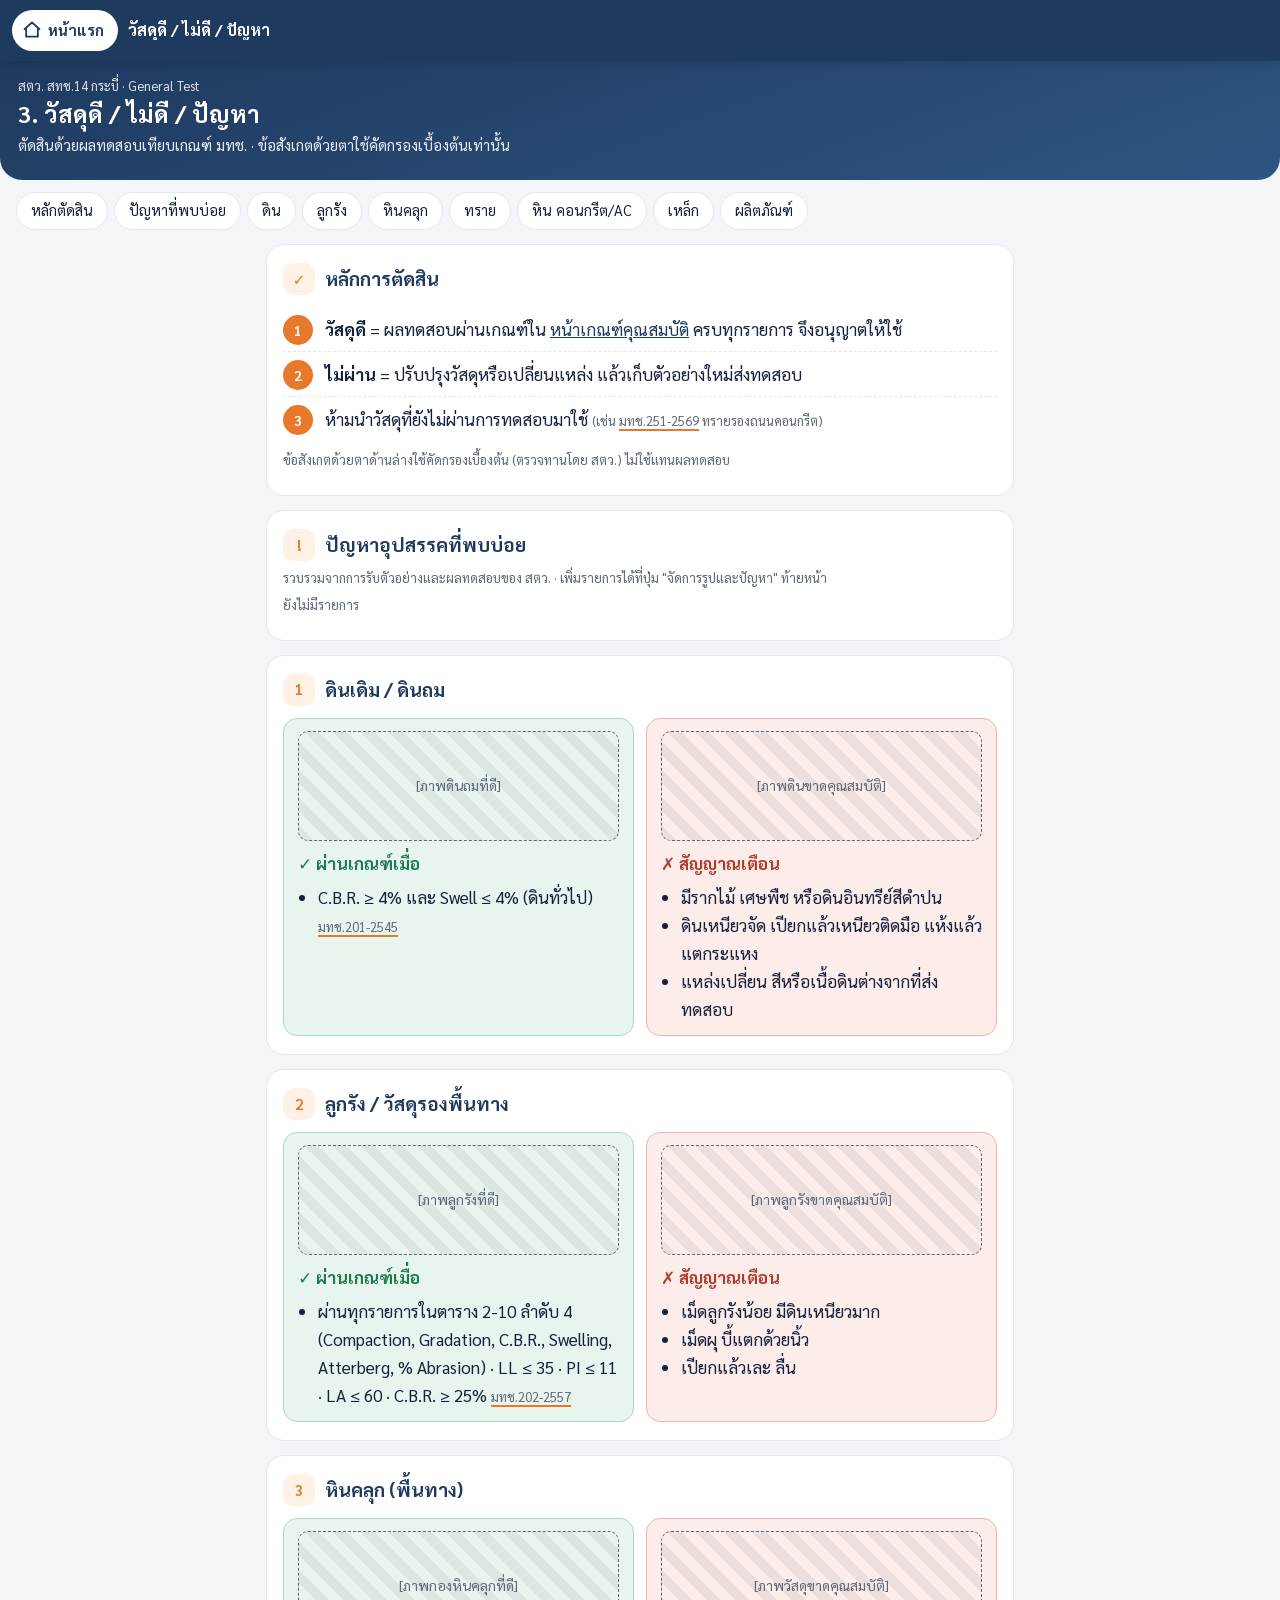
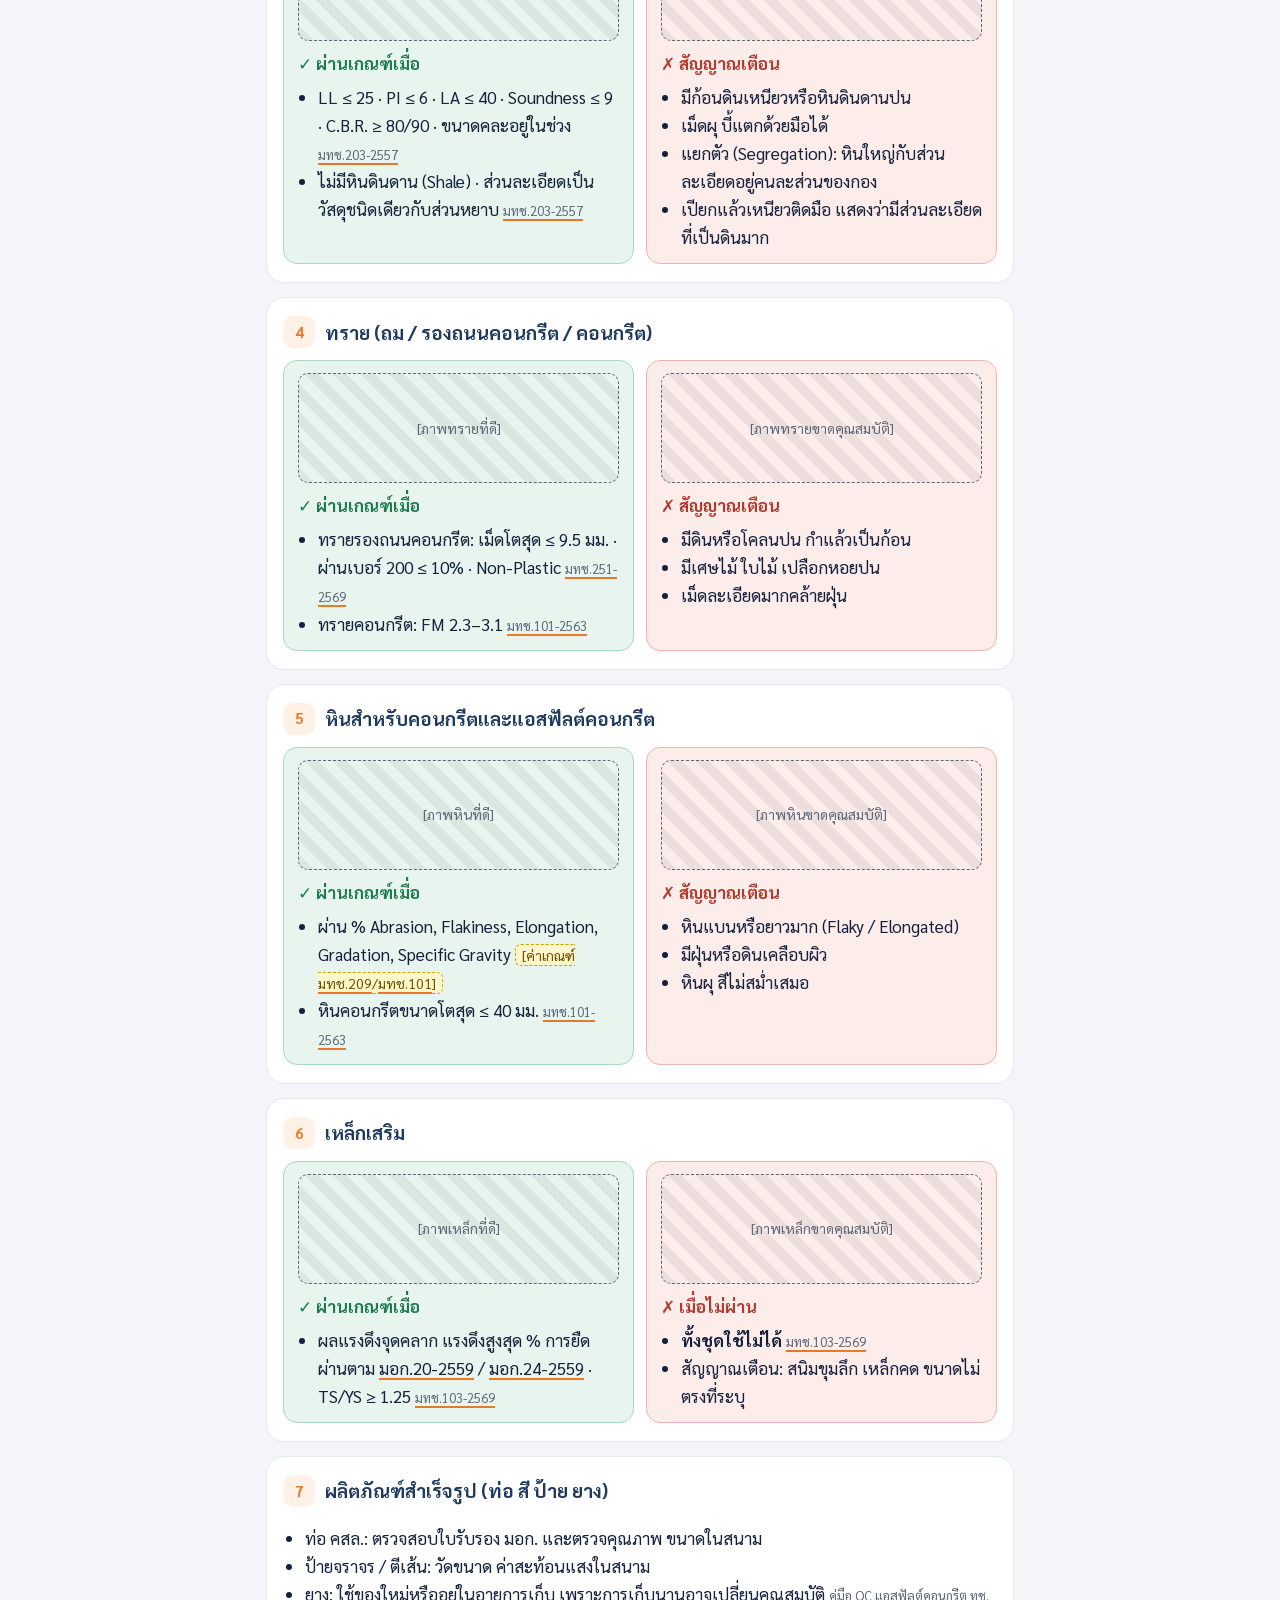
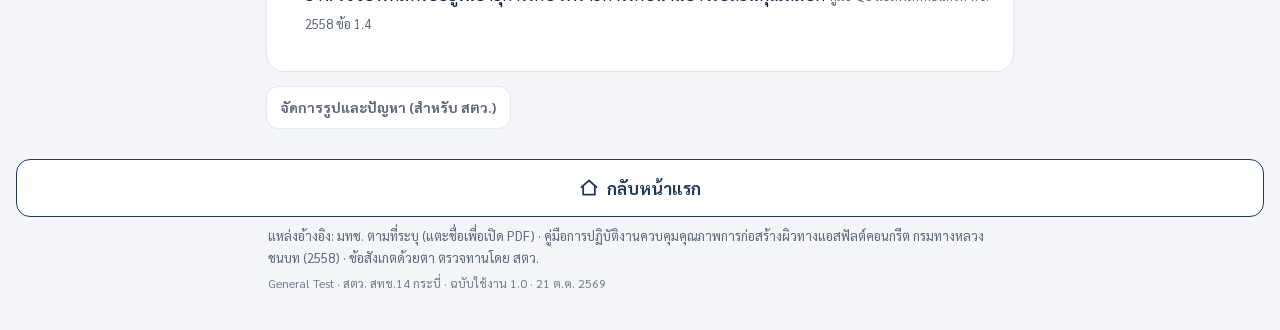
<file: quality.html>
<!doctype html>
<html lang="th">
<head>
<meta charset="utf-8">
<meta name="viewport" content="width=device-width, initial-scale=1, viewport-fit=cover">
<meta name="theme-color" content="#1F3A5F">
<title>วัสดุดี / ไม่ดี / ปัญหา</title>
<link rel="preconnect" href="https://fonts.googleapis.com">
<link href="https://fonts.googleapis.com/css2?family=Sarabun:wght@400;600;700&display=swap" rel="stylesheet">
<link rel="manifest" href="manifest.webmanifest">
<link rel="icon" type="image/png" href="icons/favicon-64.png">
<link rel="apple-touch-icon" href="icons/apple-touch-icon.png">
<meta name="apple-mobile-web-app-capable" content="yes">
<meta name="mobile-web-app-capable" content="yes">
<meta name="apple-mobile-web-app-title" content="General Test">
<meta name="description" content="เกณฑ์การนำส่งวัสดุเพื่อทดสอบ (General Test) และสร้างบันทึกนำส่งตัวอย่างวัสดุ สตว. สทช.14 กระบี่">
<link rel="stylesheet" href="css/style.css?v=77">
</head>
<body>
<header class="appbar"><a class="home" href="index.html"><svg viewBox="0 0 24 24" fill="none" stroke="currentColor" stroke-width="2.2" stroke-linecap="round" stroke-linejoin="round"><path d="M3 11l9-8 9 8"/><path d="M5 10v10h14V10"/></svg>หน้าแรก</a><div class="ttl">วัสดุดี / ไม่ดี / ปัญหา</div></header>
<div class="pagehead"><div class="kick">สตว. สทช.14 กระบี่ · General Test</div><h1>3. วัสดุดี / ไม่ดี / ปัญหา</h1><p>ตัดสินด้วยผลทดสอบเทียบเกณฑ์ มทช. · ข้อสังเกตด้วยตาใช้คัดกรองเบื้องต้นเท่านั้น</p></div>
<nav class="chips"><a href="#rule">หลักตัดสิน</a><a href="#issues">ปัญหาที่พบบ่อย</a><a href="#soil">ดิน</a><a href="#lat">ลูกรัง</a><a href="#base">หินคลุก</a><a href="#sand">ทราย</a><a href="#agg">หิน คอนกรีต/AC</a><a href="#rebar">เหล็ก</a><a href="#prod">ผลิตภัณฑ์</a></nav>
<main>

  <section id="rule">
    <h2><span class="n">✓</span>หลักการตัดสิน</h2>
    <ol class="steps">
      <li><b>วัสดุดี</b> = ผลทดสอบผ่านเกณฑ์ใน <a href="properties.html">หน้าเกณฑ์คุณสมบัติ</a> ครบทุกรายการ จึงอนุญาตให้ใช้</li>
      <li><b>ไม่ผ่าน</b> = ปรับปรุงวัสดุหรือเปลี่ยนแหล่ง แล้วเก็บตัวอย่างใหม่ส่งทดสอบ</li>
      <li>ห้ามนำวัสดุที่ยังไม่ผ่านการทดสอบมาใช้ <span class="ref">(เช่น <a class="mlink" href="https://drive.google.com/file/d/1m-WuQW3snmwo3ZBf5oLK8Tg8MQfotbzC/view" target="_blank" rel="noopener">มทช.251-2569</a> ทรายรองถนนคอนกรีต)</span></li>
    </ol>
    <p class="ref">ข้อสังเกตด้วยตาด้านล่างใช้คัดกรองเบื้องต้น (ตรวจทานโดย สตว.) ไม่ใช้แทนผลทดสอบ</p>
  </section>

  <section id="issues">
    <h2><span class="n">!</span>ปัญหาอุปสรรคที่พบบ่อย</h2>
    <p class="ref" style="margin-top:-6px">รวบรวมจากการรับตัวอย่างและผลทดสอบของ สตว. · เพิ่มรายการได้ที่ปุ่ม "จัดการรูปและปัญหา" ท้ายหน้า</p>
    <div id="issues-list"></div>
  </section>

  <section id="soil">
    <h2><span class="n">1</span>ดินเดิม / ดินถม</h2>
    <div class="grid2">
      <div class="card ok"><div class="gal" data-slot="soil_ok" data-ph="[ภาพดินถมที่ดี]"><div class="photo">[ภาพดินถมที่ดี]</div></div><h3>✓ ผ่านเกณฑ์เมื่อ</h3><ul><li>C.B.R. ≥ 4% และ Swell ≤ 4% (ดินทั่วไป) <span class="ref"><a class="mlink" href="https://drive.google.com/file/d/1nUaGAGJTQWjj6yS9O2Ueq5jhx4vaF79y/view" target="_blank" rel="noopener">มทช.201-2545</a></span></li></ul></div>
      <div class="card bad"><div class="gal" data-slot="soil_bad" data-ph="[ภาพดินขาดคุณสมบัติ]"><div class="photo">[ภาพดินขาดคุณสมบัติ]</div></div><h3>✗ สัญญาณเตือน</h3><ul><li>มีรากไม้ เศษพืช หรือดินอินทรีย์สีดำปน</li><li>ดินเหนียวจัด เปียกแล้วเหนียวติดมือ แห้งแล้วแตกระแหง</li><li>แหล่งเปลี่ยน สีหรือเนื้อดินต่างจากที่ส่งทดสอบ</li></ul></div>
    </div>
  </section>

  <section id="lat">
    <h2><span class="n">2</span>ลูกรัง / วัสดุรองพื้นทาง</h2>
    <div class="grid2">
      <div class="card ok"><div class="gal" data-slot="lat_ok" data-ph="[ภาพลูกรังที่ดี]"><div class="photo">[ภาพลูกรังที่ดี]</div></div><h3>✓ ผ่านเกณฑ์เมื่อ</h3><ul><li>ผ่านทุกรายการในตาราง 2-10 ลำดับ 4 (Compaction, Gradation, C.B.R., Swelling, Atterberg, % Abrasion) · LL ≤ 35 · PI ≤ 11 · LA ≤ 60 · C.B.R. ≥ 25% <span class="ref"><a class="mlink" href="https://drive.google.com/file/d/1FsS5MekMZO_RbdORe1ym10FL3boBQaFY/view" target="_blank" rel="noopener">มทช.202-2557</a></span></li></ul></div>
      <div class="card bad"><div class="gal" data-slot="lat_bad" data-ph="[ภาพลูกรังขาดคุณสมบัติ]"><div class="photo">[ภาพลูกรังขาดคุณสมบัติ]</div></div><h3>✗ สัญญาณเตือน</h3><ul><li>เม็ดลูกรังน้อย มีดินเหนียวมาก</li><li>เม็ดผุ บี้แตกด้วยนิ้ว</li><li>เปียกแล้วเละ ลื่น</li></ul></div>
    </div>
  </section>

  <section id="base">
    <h2><span class="n">3</span>หินคลุก (พื้นทาง)</h2>
    <div class="grid2">
      <div class="card ok"><div class="gal" data-slot="base_ok" data-ph="[ภาพกองหินคลุกที่ดี]"><div class="photo">[ภาพกองหินคลุกที่ดี]</div></div><h3>✓ ผ่านเกณฑ์เมื่อ</h3><ul><li>LL ≤ 25 · PI ≤ 6 · LA ≤ 40 · Soundness ≤ 9 · C.B.R. ≥ 80/90 · ขนาดคละอยู่ในช่วง <span class="ref"><a class="mlink" href="https://drive.google.com/file/d/1PodUJU0YjOFbJ1M1a4ti51pMwxSL7t8v/view" target="_blank" rel="noopener">มทช.203-2557</a></span></li><li>ไม่มีหินดินดาน (Shale) · ส่วนละเอียดเป็นวัสดุชนิดเดียวกับส่วนหยาบ <span class="ref"><a class="mlink" href="https://drive.google.com/file/d/1PodUJU0YjOFbJ1M1a4ti51pMwxSL7t8v/view" target="_blank" rel="noopener">มทช.203-2557</a></span></li></ul></div>
      <div class="card bad"><div class="gal" data-slot="base_bad" data-ph="[ภาพวัสดุขาดคุณสมบัติ]"><div class="photo">[ภาพวัสดุขาดคุณสมบัติ]</div></div><h3>✗ สัญญาณเตือน</h3><ul><li>มีก้อนดินเหนียวหรือหินดินดานปน</li><li>เม็ดผุ บี้แตกด้วยมือได้</li><li>แยกตัว (Segregation): หินใหญ่กับส่วนละเอียดอยู่คนละส่วนของกอง</li><li>เปียกแล้วเหนียวติดมือ แสดงว่ามีส่วนละเอียดที่เป็นดินมาก</li></ul></div>
    </div>
  </section>

  <section id="sand">
    <h2><span class="n">4</span>ทราย (ถม / รองถนนคอนกรีต / คอนกรีต)</h2>
    <div class="grid2">
      <div class="card ok"><div class="gal" data-slot="sand_ok" data-ph="[ภาพทรายที่ดี]"><div class="photo">[ภาพทรายที่ดี]</div></div><h3>✓ ผ่านเกณฑ์เมื่อ</h3><ul><li>ทรายรองถนนคอนกรีต: เม็ดโตสุด ≤ 9.5 มม. · ผ่านเบอร์ 200 ≤ 10% · Non-Plastic <span class="ref"><a class="mlink" href="https://drive.google.com/file/d/1m-WuQW3snmwo3ZBf5oLK8Tg8MQfotbzC/view" target="_blank" rel="noopener">มทช.251-2569</a></span></li><li>ทรายคอนกรีต: FM 2.3–3.1 <span class="ref"><a class="mlink" href="https://drive.google.com/file/d/155KlNHqjQHaqr3aRbJHxlrweAqtTWxFm/view" target="_blank" rel="noopener">มทช.101-2563</a></span></li></ul></div>
      <div class="card bad"><div class="gal" data-slot="sand_bad" data-ph="[ภาพทรายขาดคุณสมบัติ]"><div class="photo">[ภาพทรายขาดคุณสมบัติ]</div></div><h3>✗ สัญญาณเตือน</h3><ul><li>มีดินหรือโคลนปน กำแล้วเป็นก้อน</li><li>มีเศษไม้ ใบไม้ เปลือกหอยปน</li><li>เม็ดละเอียดมากคล้ายฝุ่น</li></ul></div>
    </div>
  </section>

  <section id="agg">
    <h2><span class="n">5</span>หินสำหรับคอนกรีตและแอสฟัลต์คอนกรีต</h2>
    <div class="grid2">
      <div class="card ok"><div class="gal" data-slot="agg_ok" data-ph="[ภาพหินที่ดี]"><div class="photo">[ภาพหินที่ดี]</div></div><h3>✓ ผ่านเกณฑ์เมื่อ</h3><ul><li>ผ่าน % Abrasion, Flakiness, Elongation, Gradation, Specific Gravity <span class="todo">[ค่าเกณฑ์ <a class="mlink" href="https://drive.google.com/file/d/1Btl_iVd9WKbqHyOk-K6cIqzzpwtTqv8r/view" target="_blank" rel="noopener">มทช.209</a>/<a class="mlink" href="https://drive.google.com/file/d/155KlNHqjQHaqr3aRbJHxlrweAqtTWxFm/view" target="_blank" rel="noopener">มทช.101</a>]</span></li><li>หินคอนกรีตขนาดโตสุด ≤ 40 มม. <span class="ref"><a class="mlink" href="https://drive.google.com/file/d/155KlNHqjQHaqr3aRbJHxlrweAqtTWxFm/view" target="_blank" rel="noopener">มทช.101-2563</a></span></li></ul></div>
      <div class="card bad"><div class="gal" data-slot="agg_bad" data-ph="[ภาพหินขาดคุณสมบัติ]"><div class="photo">[ภาพหินขาดคุณสมบัติ]</div></div><h3>✗ สัญญาณเตือน</h3><ul><li>หินแบนหรือยาวมาก (Flaky / Elongated)</li><li>มีฝุ่นหรือดินเคลือบผิว</li><li>หินผุ สีไม่สม่ำเสมอ</li></ul></div>
    </div>
  </section>

  <section id="rebar">
    <h2><span class="n">6</span>เหล็กเสริม</h2>
    <div class="grid2">
      <div class="card ok"><div class="gal" data-slot="rebar_ok" data-ph="[ภาพเหล็กที่ดี]"><div class="photo">[ภาพเหล็กที่ดี]</div></div><h3>✓ ผ่านเกณฑ์เมื่อ</h3><ul><li>ผลแรงดึงจุดคลาก แรงดึงสูงสุด % การยืด ผ่านตาม <a class="mlink" href="https://service.tisi.go.th/fulltext/TIS-20-2559p.pdf" target="_blank" rel="noopener">มอก.20-2559</a> / <a class="mlink" href="https://www.tisi.go.th/data/standard/fulltext/TIS-24-2559p.pdf" target="_blank" rel="noopener">มอก.24-2559</a> · TS/YS ≥ 1.25 <span class="ref"><a class="mlink" href="https://drive.google.com/file/d/1iJ8l6q4TtHaO7cqfccDn83ZEarAzFElm/view" target="_blank" rel="noopener">มทช.103-2569</a></span></li></ul></div>
      <div class="card bad"><div class="gal" data-slot="rebar_bad" data-ph="[ภาพเหล็กขาดคุณสมบัติ]"><div class="photo">[ภาพเหล็กขาดคุณสมบัติ]</div></div><h3>✗ เมื่อไม่ผ่าน</h3><ul><li><b>ทั้งชุดใช้ไม่ได้</b> <span class="ref"><a class="mlink" href="https://drive.google.com/file/d/1iJ8l6q4TtHaO7cqfccDn83ZEarAzFElm/view" target="_blank" rel="noopener">มทช.103-2569</a></span></li><li>สัญญาณเตือน: สนิมขุมลึก เหล็กคด ขนาดไม่ตรงที่ระบุ</li></ul></div>
    </div>
  </section>

  <section id="prod">
    <h2><span class="n">7</span>ผลิตภัณฑ์สำเร็จรูป (ท่อ สี ป้าย ยาง)</h2>
    <ul>
      <li>ท่อ คสล.: ตรวจสอบใบรับรอง มอก. และตรวจคุณภาพ ขนาดในสนาม</li>
      <li>ป้ายจราจร / ตีเส้น: วัดขนาด ค่าสะท้อนแสงในสนาม</li>
      <li>ยาง: ใช้ของใหม่หรืออยู่ในอายุการเก็บ เพราะการเก็บนานอาจเปลี่ยนคุณสมบัติ <span class="ref">คู่มือ QC แอสฟัลต์คอนกรีต ทช. 2558 ข้อ 1.4</span></li>
    </ul>
  </section>
  <div class="phbar" id="phbar"><button class="phedit" id="phedit" type="button">จัดการรูปและปัญหา (สำหรับ สตว.)</button><span class="phmsg" id="phmsg"></span></div>
</main>
<a class="tohome" href="index.html"><svg width="20" height="20" viewBox="0 0 24 24" fill="none" stroke="currentColor" stroke-width="2.2" stroke-linecap="round" stroke-linejoin="round"><path d="M3 11l9-8 9 8"/><path d="M5 10v10h14V10"/></svg>กลับหน้าแรก</a>
<footer>แหล่งอ้างอิง: มทช. ตามที่ระบุ (แตะชื่อเพื่อเปิด PDF) · คู่มือการปฏิบัติงานควบคุมคุณภาพการก่อสร้างผิวทางแอสฟัลต์คอนกรีต กรมทางหลวงชนบท (2558) · ข้อสังเกตด้วยตา ตรวจทานโดย สตว.<br><span class="ver">General Test · สตว. สทช.14 กระบี่ · ฉบับใช้งาน 1.0 · 21 ต.ค. 2569</span></footer>
<script>window.PHOTO_API="https://script.google.com/macros/s/AKfycbyoLhtSeG7GeF4dh0Q25uvg7tqESwGeewG7b8IbsuMqLlJ_Tl1cI9_lxL0s1isLsFo_/exec";</script>
<script src="js/photos.js"></script>
<script>if("serviceWorker" in navigator)addEventListener("load",()=>navigator.serviceWorker.register("sw.js").catch(()=>{}));</script>
</body>
</html>
</file>
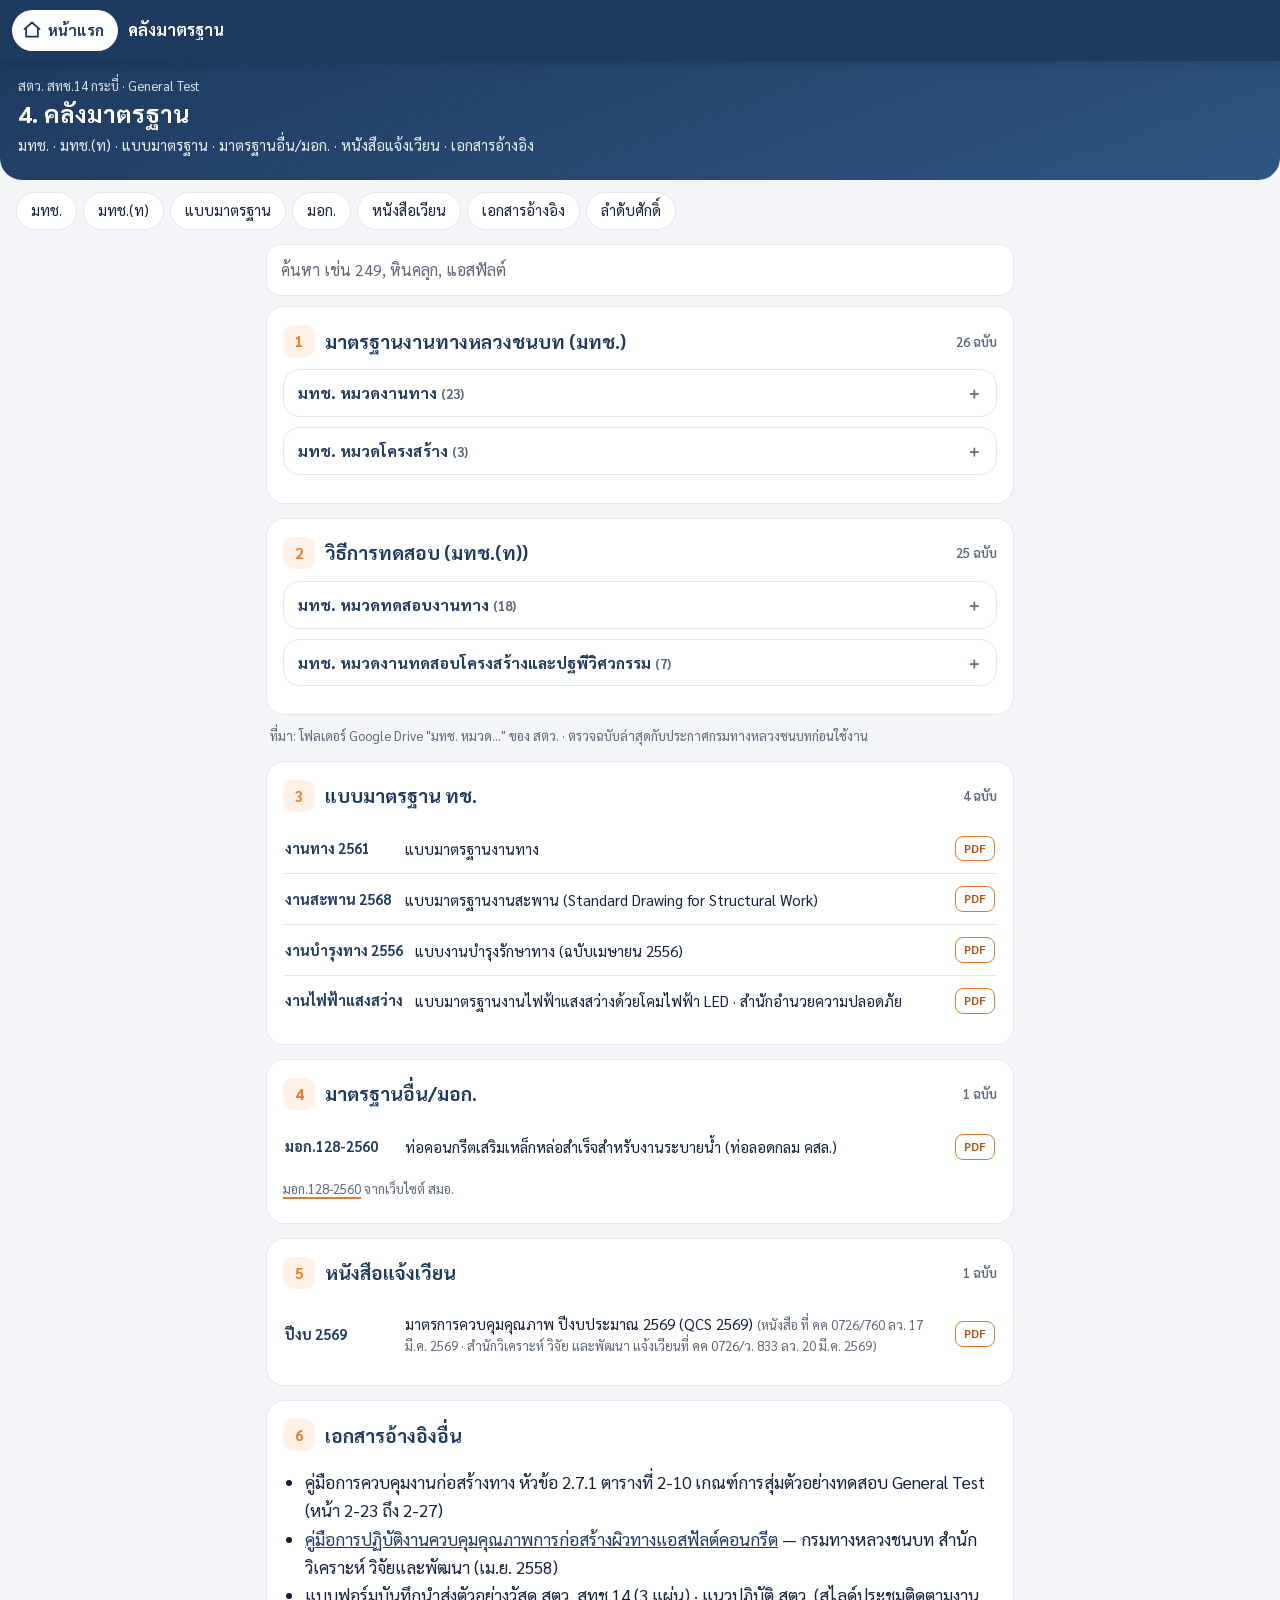
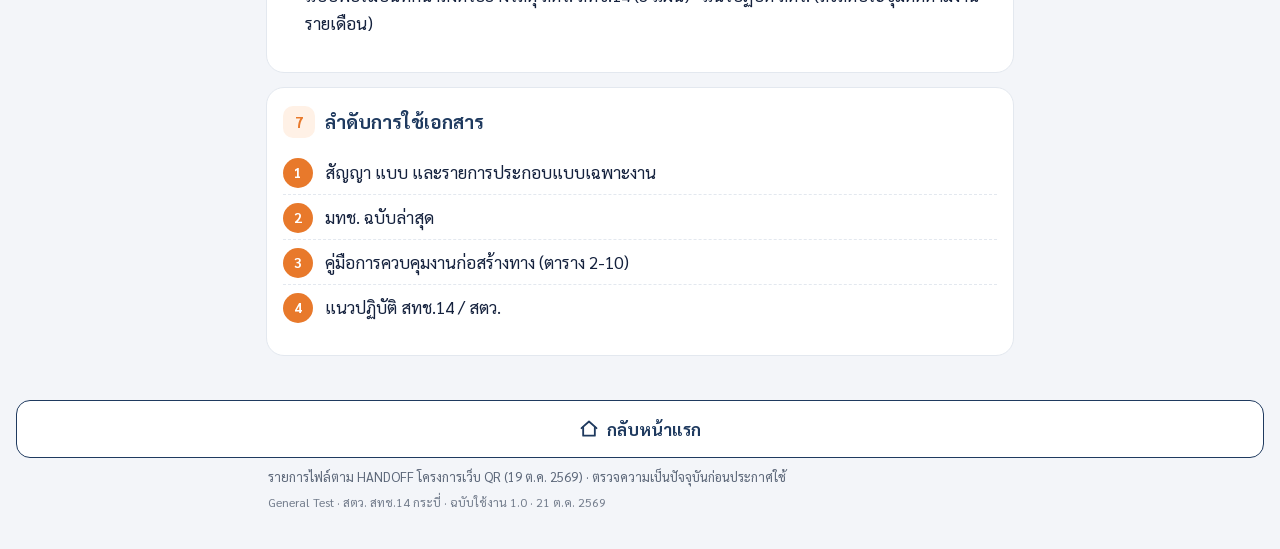
<file: standards.html>
<!doctype html>
<html lang="th">
<head>
<meta charset="utf-8">
<meta name="viewport" content="width=device-width, initial-scale=1, viewport-fit=cover">
<meta name="theme-color" content="#1F3A5F">
<title>คลังมาตรฐาน</title>
<link rel="preconnect" href="https://fonts.googleapis.com">
<link href="https://fonts.googleapis.com/css2?family=Sarabun:wght@400;600;700&display=swap" rel="stylesheet">
<link rel="manifest" href="manifest.webmanifest">
<link rel="icon" type="image/png" href="icons/favicon-64.png">
<link rel="apple-touch-icon" href="icons/apple-touch-icon.png">
<meta name="apple-mobile-web-app-capable" content="yes">
<meta name="mobile-web-app-capable" content="yes">
<meta name="apple-mobile-web-app-title" content="General Test">
<meta name="description" content="เกณฑ์การนำส่งวัสดุเพื่อทดสอบ (General Test) และสร้างบันทึกนำส่งตัวอย่างวัสดุ สตว. สทช.14 กระบี่">
<link rel="stylesheet" href="css/style.css?v=77">
</head>
<body>
<header class="appbar"><a class="home" href="index.html"><svg viewBox="0 0 24 24" fill="none" stroke="currentColor" stroke-width="2.2" stroke-linecap="round" stroke-linejoin="round"><path d="M3 11l9-8 9 8"/><path d="M5 10v10h14V10"/></svg>หน้าแรก</a><div class="ttl">คลังมาตรฐาน</div></header>
<div class="pagehead"><div class="kick">สตว. สทช.14 กระบี่ · General Test</div><h1>4. คลังมาตรฐาน</h1><p>มทช. · มทช.(ท) · แบบมาตรฐาน · มาตรฐานอื่น/มอก. · หนังสือแจ้งเวียน · เอกสารอ้างอิง</p></div>
<nav class="chips"><a href="#std">มทช.</a><a href="#test">มทช.(ท)</a><a href="#drw">แบบมาตรฐาน</a><a href="#other">มอก.</a><a href="#circ">หนังสือเวียน</a><a href="#ref">เอกสารอ้างอิง</a><a href="#order">ลำดับศักดิ์</a></nav>
<main>
  <input class="search" id="q" type="search" placeholder="ค้นหา เช่น 249, หินคลุก, แอสฟัลต์" autocomplete="off">
  <section id="std">
    <h2><span class="n">1</span>มาตรฐานงานทางหลวงชนบท (มทช.)<span class="cnt"><span class="sc">26</span> ฉบับ</span></h2>
    <details class="sgrp" data-k="road"><summary>มทช. หมวดงานทาง <span class="ref">(<span class="gc">23</span>)</span></summary><div class="in">
    <a class="fold" href="https://drive.google.com/drive/folders/1qmO2MB8vj2v_HWI8515IlbKsx2ZWDgk_" target="_blank" rel="noopener">📂 เปิดโฟลเดอร์ใน Drive</a><div class="stdlist"><a class="std" href="https://drive.google.com/file/d/1nUaGAGJTQWjj6yS9O2Ueq5jhx4vaF79y/view" target="_blank" rel="noopener"><span class="no">มทช.201-2545</span><span class="nm">มาตรฐานวัสดุถมคันทาง</span><span class="pdf">PDF</span></a><a class="std" href="https://drive.google.com/file/d/1FsS5MekMZO_RbdORe1ym10FL3boBQaFY/view" target="_blank" rel="noopener"><span class="no">มทช.202-2557</span><span class="nm">มาตรฐานวัสดุรองพื้นทาง</span><span class="pdf">PDF</span></a><a class="std" href="https://drive.google.com/file/d/1PodUJU0YjOFbJ1M1a4ti51pMwxSL7t8v/view" target="_blank" rel="noopener"><span class="no">มทช.203-2557</span><span class="nm">มาตรฐานวัสดุพื้นทางหินคลุก</span><span class="pdf">PDF</span></a><a class="std" href="https://drive.google.com/file/d/1tfAyPo-U67xPcJ9HdJRb6GegclJnq95Z/view" target="_blank" rel="noopener"><span class="no">มทช.204-2545</span><span class="nm">มาตรฐานวัสดุคัดเลือก</span><span class="pdf">PDF</span></a><a class="std" href="https://drive.google.com/file/d/19i2mQdTHtdIiFW6Yw9WoBIVySdfJ-i4F/view" target="_blank" rel="noopener"><span class="no">มทช.206-2545</span><span class="nm">มาตรฐานวัสดุลูกรังชนิดทำผิวจราจร</span><span class="pdf">PDF</span></a><a class="std" href="https://drive.google.com/file/d/1Btl_iVd9WKbqHyOk-K6cIqzzpwtTqv8r/view" target="_blank" rel="noopener"><span class="no">มทช.209-2545</span><span class="nm">มาตรฐานวัสดุมวลรวมสำหรับงานแอสฟัลต์คอนกรีต</span><span class="pdf">PDF</span></a><a class="std" href="https://drive.google.com/file/d/1EPAcoc0xJSpFaOnyrVjSPlYfixgO2P09/view" target="_blank" rel="noopener"><span class="no">มทช.213-2545</span><span class="nm">มาตรฐานวัสดุยางคัทแบคแอสฟัลต์ชนิดบ่มช้า</span><span class="pdf">PDF</span></a><a class="std" href="https://drive.google.com/file/d/1pukyOpka6zrLUOAuF3RzedxeEDty0k7e/view" target="_blank" rel="noopener"><span class="no">มทช.214-2562</span><span class="nm">มาตรฐานวัสดุแอสฟัลต์อิมัลชันไพรม</span><span class="pdf">PDF</span></a><a class="std" href="https://drive.google.com/file/d/1X_1Y1hUjRWfe7kWOdPTFWAIcdj2LRW3Y/view" target="_blank" rel="noopener"><span class="no">มทช.216-2545</span><span class="nm">มาตรฐานวัสดุชนิดเม็ดสำหรับผิวจราจรคอนกรีต</span><span class="pdf">PDF</span></a><a class="std" href="https://drive.google.com/file/d/16ptV0R48GQ5gIKhe6LkLlmY8wHqTY94L/view" target="_blank" rel="noopener"><span class="no">มทช.223-2545</span><span class="nm">มาตรฐานงานชั้นพื้นทาง</span><span class="pdf">PDF</span></a><a class="std" href="https://drive.google.com/file/d/1CIWenOuyhRehejUDHDNHw-MqZqEmX5Yn/view" target="_blank" rel="noopener"><span class="no">มทช.225-2562</span><span class="nm">มาตรฐานงานไพรมโคท</span><span class="pdf">PDF</span></a><a class="std" href="https://drive.google.com/file/d/130kKvHlCaOJXLKzRhca0DTbvot-5Lkyv/view" target="_blank" rel="noopener"><span class="no">มทช.227-2569</span><span class="nm">มาตรฐานแทคโคท</span><span class="pdf">PDF</span></a><a class="std" href="https://drive.google.com/file/d/1p9szyy15H7D3hgxVLcoGyr8xtaJ66X-T/view" target="_blank" rel="noopener"><span class="no">มทช.230-2563</span><span class="nm">มาตรฐานงานแอสฟัลต์คอนกรีต</span><span class="pdf">PDF</span></a><a class="std" href="https://drive.google.com/file/d/11HL306mP3efUtUbLSX9SrQAIUkiYXmG0/view" target="_blank" rel="noopener"><span class="no">มทช.231-2564</span><span class="nm">มาตรฐานงานผิวจราจรคอนกรีต</span><span class="pdf">PDF</span></a><a class="std" href="https://drive.google.com/file/d/1kWEKem-khwOemlRP9gsbQGkmco5LCEaS/view" target="_blank" rel="noopener"><span class="no">มทช.232-2545</span><span class="nm">มาตรฐานการฉาบผิวทางแบบสเลอรี่ซีล</span><span class="pdf">PDF</span></a><a class="std" href="https://drive.google.com/file/d/1a17sinWHQhgyS6_jR5PWLa7khoeyY_wN/view" target="_blank" rel="noopener"><span class="no">มทช.237-2563</span><span class="nm">มาตรฐานงานพอรัสแอสฟัลต์คอนกรีต</span><span class="pdf">PDF</span></a><a class="std" href="https://drive.google.com/file/d/1N678xXv8nrJAqvL0CLsg5k2N0DbS4BLj/view" target="_blank" rel="noopener"><span class="no">มทช.239-2551</span><span class="nm">มาตรฐานพื้นทางตะกรันเหล็กโม่</span><span class="pdf">PDF</span></a><a class="std" href="https://drive.google.com/file/d/1484txjVEay-jMjCoLgrp4hccmV0DJMPN/view" target="_blank" rel="noopener"><span class="no">มทช.241-2553</span><span class="nm">งานทำเครื่องหมายจราจรบนผิวทางด้วยวัสดุเทอร์โมพลาสติกสะท้อนแสง</span><span class="pdf">PDF</span></a><a class="std" href="https://drive.google.com/file/d/1LVbqJSOx91-iR22tFSORj21rYiFzWl2y/view" target="_blank" rel="noopener"><span class="no">มทช.242-2567</span><span class="nm">งานหมุนเวียนวัสดุชั้นทางเดิมมาใช้ใหม่แบบในที่</span><span class="pdf">PDF</span></a><a class="std" href="https://drive.google.com/file/d/1SgUEMI0Ny7yy1ku8H8x8TuigvvrI_6GM/view" target="_blank" rel="noopener"><span class="no">มทช.244-2567</span><span class="nm">งานพื้นทางดินซีเมนต์</span><span class="pdf">PDF</span></a><a class="std" href="https://drive.google.com/file/d/1nvgoim-3sQOA_xWMH4goeExvIYq-sl8-/view" target="_blank" rel="noopener"><span class="no">มทช.248-2568</span><span class="nm">Asphalt Hot Mix In-Plant Recycling</span><span class="pdf">PDF</span></a><a class="std" href="https://drive.google.com/file/d/1QfBfLteTjbKQ_ivwSr-urJJuR8S5pSfI/view" target="_blank" rel="noopener"><span class="no">มทช.249-2569</span><span class="nm">มาตรฐานพื้นทางหินคลุกผสมซีเมนต์</span><span class="pdf">PDF</span></a><a class="std" href="https://drive.google.com/file/d/1m-WuQW3snmwo3ZBf5oLK8Tg8MQfotbzC/view" target="_blank" rel="noopener"><span class="no">มทช.251-2569</span><span class="nm">มาตรฐานชั้นทรายรองถนนคอนกรีต</span><span class="pdf">PDF</span></a></div></div></details>
    <details class="sgrp" data-k="struct"><summary>มทช. หมวดโครงสร้าง <span class="ref">(<span class="gc">3</span>)</span></summary><div class="in">
    <a class="fold" href="https://drive.google.com/drive/folders/1UpFe8pAJgqqP3hGMKB5P9KURt4hjcfiz" target="_blank" rel="noopener">📂 เปิดโฟลเดอร์ใน Drive</a><div class="stdlist"><a class="std" href="https://drive.google.com/file/d/155KlNHqjQHaqr3aRbJHxlrweAqtTWxFm/view" target="_blank" rel="noopener"><span class="no">มทช.101-2563</span><span class="nm">มาตรฐานงานคอนกรีตและคอนกรีตเสริมเหล็ก</span><span class="pdf">PDF</span></a><a class="std" href="https://drive.google.com/file/d/1iJ8l6q4TtHaO7cqfccDn83ZEarAzFElm/view" target="_blank" rel="noopener"><span class="no">มทช.103-2569</span><span class="nm">มาตรฐานงานเหล็กเส้นเสริมคอนกรีต</span><span class="pdf">PDF</span></a><a class="std" href="https://drive.google.com/file/d/1Lj2fJShuDna-P95b_jJjlvCruBzUAcbM/view" target="_blank" rel="noopener"><span class="no">มทช.106-2545</span><span class="nm">มาตรฐานงานเสาเข็ม</span><span class="pdf">PDF</span></a></div></div></details>
  </section>
  <section id="test">
    <h2><span class="n">2</span>วิธีการทดสอบ (มทช.(ท))<span class="cnt"><span class="sc">25</span> ฉบับ</span></h2>
    <details class="sgrp" data-k="road_test"><summary>มทช. หมวดทดสอบงานทาง <span class="ref">(<span class="gc">18</span>)</span></summary><div class="in">
    <a class="fold" href="https://drive.google.com/drive/folders/16MyHZh8r7IuC534uugUuZFUnf-aLrhSg" target="_blank" rel="noopener">📂 เปิดโฟลเดอร์ใน Drive</a><div class="stdlist"><a class="std" href="https://drive.google.com/file/d/1gRNVGbQlsOdugO855oPa9TnHm9dIOsLk/view" target="_blank" rel="noopener"><span class="no">มทช.(ท) 501.1-2545</span><span class="nm">วิธีการทดสอบความแน่น แบบมาตรฐาน</span><span class="pdf">PDF</span></a><a class="std" href="https://drive.google.com/file/d/1nu317R6YBHBM4TFAKoWsj3ro6JDOf-hD/view" target="_blank" rel="noopener"><span class="no">มทช.(ท) 501.2-2545</span><span class="nm">วิธีการทดสอบความแน่น แบบสูงกว่ามาตรฐาน</span><span class="pdf">PDF</span></a><a class="std" href="https://drive.google.com/file/d/1hm5v4EzTpt2t5Aisui2r6vFJuLp5hLLx/view" target="_blank" rel="noopener"><span class="no">มทช.(ท) 501.3-2545</span><span class="nm">วิธีการทดสอบเพื่อหาค่า ซี.บี.อาร์.</span><span class="pdf">PDF</span></a><a class="std" href="https://drive.google.com/file/d/1qlUxCcad9wn2gLJ91mvZv3Yk8EfGpLK3/view" target="_blank" rel="noopener"><span class="no">มทช.(ท) 501.5-2545</span><span class="nm">วิธีการทดสอบเพื่อหาค่าขีดเหลว</span><span class="pdf">PDF</span></a><a class="std" href="https://drive.google.com/file/d/1hTP3vr-kW0UizsVwpNJTXaJ9EOMkKcyQ/view" target="_blank" rel="noopener"><span class="no">มทช.(ท) 501.6-2545</span><span class="nm">วิธีการทดสอบเพื่อหาค่าขีดพลาสติก</span><span class="pdf">PDF</span></a><a class="std" href="https://drive.google.com/file/d/1J-A-b5etJXpUQaPeXAm-QFD1HcECaFvz/view" target="_blank" rel="noopener"><span class="no">มทช.(ท) 501.8-2545</span><span class="nm">วิธีการทดสอบหาขนาดเม็ดของวัสดุ</span><span class="pdf">PDF</span></a><a class="std" href="https://drive.google.com/file/d/1HiKUy_4WuENCQkD5Lv9W9mIvtUn0EFf2/view" target="_blank" rel="noopener"><span class="no">มทช.(ท) 501.9-2545</span><span class="nm">ความสึกหรอของวัสดุชนิดเม็ดหยาบ (Los Angeles Abrasion)</span><span class="pdf">PDF</span></a><a class="std" href="https://drive.google.com/file/d/1ZJMohYzH3R_KHMaDlBrdnfOVBTgOB0mE/view" target="_blank" rel="noopener"><span class="no">มทช.(ท) 501.12-2557</span><span class="nm">ความคงทน (Soundness) ของมวลรวม</span><span class="pdf">PDF</span></a><a class="std" href="https://drive.google.com/file/d/1JQJSfZMPIE8ASg21bjnk6wfaNaOLCp6M/view" target="_blank" rel="noopener"><span class="no">มทช.(ท) 501.13-2557</span><span class="nm">วิธีการทดสอบหาค่าความสมมูลย์ของทราย (Sand Equivalent)</span><span class="pdf">PDF</span></a><a class="std" href="https://drive.google.com/file/d/1HMV40srZff4RQXFlXmuSlJOm2rRJfpWF/view" target="_blank" rel="noopener"><span class="no">มทช.(ท) 501.14-2558</span><span class="nm">ความหนาแน่นและความชื้นในสนามโดยเครื่องวัดเชิงนิวเคลียร์</span><span class="pdf">PDF</span></a><a class="std" href="https://drive.google.com/file/d/1mB8ep4kr81dusiphBsn8sg6wcn37q9OD/view" target="_blank" rel="noopener"><span class="no">มทช.(ท) 501.15-2563</span><span class="nm">ปริมาณการแตกหักของวัสดุมวลรวมเมื่อถูกบดทับ</span><span class="pdf">PDF</span></a><a class="std" href="https://drive.google.com/file/d/1lYWxtkadpyEuwo1hgMna-fWkheRPPLqG/view" target="_blank" rel="noopener"><span class="no">มทช.(ท) 501.16-2563</span><span class="nm">ปริมาณการแตกหักของวัสดุมวลรวมเมื่อถูกแรงตกกระแทก</span><span class="pdf">PDF</span></a><a class="std" href="https://drive.google.com/file/d/1c43Y2vqfreCNsb76yV8OAaDCKY5Ea08L/view" target="_blank" rel="noopener"><span class="no">มทช.(ท) 601-2545</span><span class="nm">การทดสอบการกลั่นวัสดุยางคัตแบกแอสฟัลต์</span><span class="pdf">PDF</span></a><a class="std" href="https://drive.google.com/file/d/1RjW-lGFNlpdcS1Ff7CDz6sbjmZuIwwtH/view" target="_blank" rel="noopener"><span class="no">มทช.(ท) 602-2545</span><span class="nm">จุดวาบไฟและจุดติดไฟโดยถ้วยเปิดคลีฟแลนด์</span><span class="pdf">PDF</span></a><a class="std" href="https://drive.google.com/file/d/18M6sE6HdtN0PCu1v717QKL49KRpEPgqD/view" target="_blank" rel="noopener"><span class="no">มทช.(ท) 603-2545</span><span class="nm">ความหนืดของผลิตภัณฑ์ปิโตรเลียมโดยวิธีเซย์โบลต์</span><span class="pdf">PDF</span></a><a class="std" href="https://drive.google.com/file/d/1C6FllbEhn-SOQwROEeSIHDImo35ukpVW/view" target="_blank" rel="noopener"><span class="no">มทช.(ท) 604-2545</span><span class="nm">ค่าความหนืดของวัสดุแอสฟัลต์</span><span class="pdf">PDF</span></a><a class="std" href="https://drive.google.com/file/d/1pj7ccTvf4I0ssCtiHanmnb5ljvKMEeuu/view" target="_blank" rel="noopener"><span class="no">มทช.(ท) 605-2545</span><span class="nm">ประจุไฟฟ้าของวัสดุยางแอสฟัลต์</span><span class="pdf">PDF</span></a><a class="std" href="https://drive.google.com/file/d/139SZYY4bnfmFTUIrtOEX7ujAsyO1M8Jh/view" target="_blank" rel="noopener"><span class="no">มทช.(ท) 607-2545</span><span class="nm">การทดสอบแอสฟัลต์ติกคอนกรีตโดยวิธีมาร์แชลล์</span><span class="pdf">PDF</span></a></div></div></details>
    <details class="sgrp" data-k="struct_test"><summary>มทช. หมวดงานทดสอบโครงสร้างและปฐพีวิศวกรรม <span class="ref">(<span class="gc">7</span>)</span></summary><div class="in">
    <a class="fold" href="https://drive.google.com/drive/folders/1hM3NAvDxRf0pqtfX6eKWd8et3zUgaSqA" target="_blank" rel="noopener">📂 เปิดโฟลเดอร์ใน Drive</a><div class="stdlist"><a class="std" href="https://drive.google.com/file/d/1sUwNZpaVwuvrSBQMqeeZhhWZK-97HeHI/view" target="_blank" rel="noopener"><span class="no">มทช.(ท) 101.1-2545</span><span class="nm">การหาส่วนคละของวัสดุมวลรวม</span><span class="pdf">PDF</span></a><a class="std" href="https://drive.google.com/file/d/16pA3hFmrPioVn1tLAc8L0Jq7u7MHVeqS/view" target="_blank" rel="noopener"><span class="no">มทช.(ท) 101.2-2545</span><span class="nm">ความสึกหรอของมวลรวมหยาบโดยเครื่องลอสแองเจลิส</span><span class="pdf">PDF</span></a><a class="std" href="https://drive.google.com/file/d/1Pk2d3tRzcG-vFA8Pb_dwYybPQeLBBm0m/view" target="_blank" rel="noopener"><span class="no">มทช.(ท) 101.3-2545</span><span class="nm">การหาสารอินทรีย์เจือปน</span><span class="pdf">PDF</span></a><a class="std" href="https://drive.google.com/file/d/1Lc6iNk98Ooo8-HcJEmnShZhjphCxTjXg/view" target="_blank" rel="noopener"><span class="no">มทช.(ท) 101.4-2545</span><span class="nm">ความถ่วงจำเพาะและความดูดซึมน้ำของมวลรวมหยาบ</span><span class="pdf">PDF</span></a><a class="std" href="https://drive.google.com/file/d/1kECzIq_5tBKB96bUzk80P7E9JUbcXwFE/view" target="_blank" rel="noopener"><span class="no">มทช.(ท) 101.5-2545</span><span class="nm">ความถ่วงจำเพาะและความดูดซึมน้ำของมวลรวมละเอียด</span><span class="pdf">PDF</span></a><a class="std" href="https://drive.google.com/file/d/1FyQYdulzaMKeKhrc3HwSvKBdeGUV4jEF/view" target="_blank" rel="noopener"><span class="no">มทช.(ท) 303-2545</span><span class="nm">วิธีการทดสอบเพื่อหาค่าแรงอัดแกนเดียว</span><span class="pdf">PDF</span></a><a class="std" href="https://drive.google.com/file/d/1RQvxfW3qB2XZIHxcMCMXX3zWYPANk6mL/view" target="_blank" rel="noopener"><span class="no">มทช.(ท) 517-2551</span><span class="nm">ปริมาณการขยายตัวของมวลรวมจากปฏิกิริยา Hydration</span><span class="pdf">PDF</span></a></div></div></details>
  </section>
  <p class="ref" id="stdsrc" style="margin:-4px 4px 14px">ที่มา: โฟลเดอร์ Google Drive "มทช. หมวด…" ของ สตว. · ตรวจฉบับล่าสุดกับประกาศกรมทางหลวงชนบทก่อนใช้งาน</p>
  <section id="drw">
    <h2><span class="n">3</span>แบบมาตรฐาน ทช.<span class="cnt">4 ฉบับ</span></h2>
    <div class="stdlist"><a class="std" href="https://drive.google.com/file/d/1XY8eWIhGtEWB_JeLxntIAODUm5F5Qaig/view" target="_blank" rel="noopener"><span class="no">งานทาง 2561</span><span class="nm">แบบมาตรฐานงานทาง</span><span class="pdf">PDF</span></a><a class="std" href="https://drive.google.com/file/d/1cAAltm60SXsDqH-E84WQe8P4KhNoacCT/view" target="_blank" rel="noopener"><span class="no">งานสะพาน 2568</span><span class="nm">แบบมาตรฐานงานสะพาน (Standard Drawing for Structural Work)</span><span class="pdf">PDF</span></a><a class="std" href="https://drive.google.com/file/d/1cjGYxTFfp5WQnjBpWBPyhwSGEeUFlbio/view" target="_blank" rel="noopener"><span class="no">งานบำรุงทาง 2556</span><span class="nm">แบบงานบำรุงรักษาทาง (ฉบับเมษายน 2556)</span><span class="pdf">PDF</span></a><a class="std" href="https://drive.google.com/file/d/1GBtoSfNrCfgo1uo4kH7vwRKwZcjffNOv/view" target="_blank" rel="noopener"><span class="no">งานไฟฟ้าแสงสว่าง</span><span class="nm">แบบมาตรฐานงานไฟฟ้าแสงสว่างด้วยโคมไฟฟ้า LED · สำนักอำนวยความปลอดภัย</span><span class="pdf">PDF</span></a></div>
  </section>
  <section id="other">
    <h2><span class="n">4</span>มาตรฐานอื่น/มอก.<span class="cnt">1 ฉบับ</span></h2>
    <div class="stdlist"><a class="std" href="https://www.tisi.go.th/data/standard/pdf_files/tis/a128-2560.pdf" target="_blank" rel="noopener"><span class="no">มอก.128-2560</span><span class="nm">ท่อคอนกรีตเสริมเหล็กหล่อสำเร็จสำหรับงานระบายน้ำ (ท่อลอดกลม คสล.)</span><span class="pdf">PDF</span></a></div>
    <p class="ref"><a class="mlink" href="https://www.tisi.go.th/data/standard/pdf_files/tis/a128-2560.pdf" target="_blank" rel="noopener">มอก.128-2560</a> จากเว็บไซต์ สมอ.</p>
  </section>
  <section id="circ">
    <h2><span class="n">5</span>หนังสือแจ้งเวียน<span class="cnt">1 ฉบับ</span></h2>
    <div class="stdlist"><a class="std" href="https://drive.google.com/file/d/1sBNXhhFZ2esYGXNHxN9ne9uD0guibrka/view" target="_blank" rel="noopener"><span class="no">ปีงบ 2569</span><span class="nm">มาตรการควบคุมคุณภาพ ปีงบประมาณ 2569 (QCS 2569) <span class="ref">(หนังสือ ที่ คค 0726/760 ลว. 17 มี.ค. 2569 · สำนักวิเคราะห์ วิจัย และพัฒนา แจ้งเวียนที่ คค 0726/ว. 833 ลว. 20 มี.ค. 2569)</span></span><span class="pdf">PDF</span></a></div>
  </section>
  <section id="ref">
    <h2><span class="n">6</span>เอกสารอ้างอิงอื่น</h2>
    <ul>
      <li>คู่มือการควบคุมงานก่อสร้างทาง หัวข้อ 2.7.1 ตารางที่ 2-10 เกณฑ์การสุ่มตัวอย่างทดสอบ General Test (หน้า 2-23 ถึง 2-27)</li>
      <li><a href="https://www.napang-nan.go.th/index/add_file/xMSutoLTue24752.pdf">คู่มือการปฏิบัติงานควบคุมคุณภาพการก่อสร้างผิวทางแอสฟัลต์คอนกรีต</a> — กรมทางหลวงชนบท สำนักวิเคราะห์ วิจัยและพัฒนา (เม.ย. 2558)</li>
      <li>แบบฟอร์มบันทึกนำส่งตัวอย่างวัสดุ สตว. สทช.14 (3 แผ่น) · แนวปฏิบัติ สตว. (สไลด์ประชุมติดตามงานรายเดือน)</li>
    </ul>
  </section>
  <section id="order">
    <h2><span class="n">7</span>ลำดับการใช้เอกสาร</h2>
    <ol class="steps"><li>สัญญา แบบ และรายการประกอบแบบเฉพาะงาน</li><li>มทช. ฉบับล่าสุด</li><li>คู่มือการควบคุมงานก่อสร้างทาง (ตาราง 2-10)</li><li>แนวปฏิบัติ สทช.14 / สตว.</li></ol>
  </section>
</main>
<a class="tohome" href="index.html"><svg width="20" height="20" viewBox="0 0 24 24" fill="none" stroke="currentColor" stroke-width="2.2" stroke-linecap="round" stroke-linejoin="round"><path d="M3 11l9-8 9 8"/><path d="M5 10v10h14V10"/></svg>กลับหน้าแรก</a>
<footer>รายการไฟล์ตาม HANDOFF โครงการเว็บ QR (19 ต.ค. 2569) · ตรวจความเป็นปัจจุบันก่อนประกาศใช้<br><span class="ver">General Test · สตว. สทช.14 กระบี่ · ฉบับใช้งาน 1.0 · 21 ต.ค. 2569</span></footer>
<script>window.PHOTO_API="https://script.google.com/macros/s/AKfycbyoLhtSeG7GeF4dh0Q25uvg7tqESwGeewG7b8IbsuMqLlJ_Tl1cI9_lxL0s1isLsFo_/exec";</script>
<script src="js/standards.js"></script>
<script>if("serviceWorker" in navigator)addEventListener("load",()=>navigator.serviceWorker.register("sw.js").catch(()=>{}));</script>
</body>
</html>
</file>
<file: css/style.css>
/* เว็บเกณฑ์การนำส่งวัสดุ General Test — สตว. สทช.14 · ดีไซน์ A (แอปการ์ด) ใช้ร่วมทุกหน้า */
:root{
  --bg:#F3F5F9; --card:#FFFFFF; --ink:#14213D; --muted:#5C6779; --line:#E3E8EF;
  --pri:#1F3A5F; --pri-2:#2E5582; --pri-ink:#1F3A5F; --acc:#E8792B; --acc-ink:#B4531A; --acc-bg:#FFF1E6; --tile:#EAF0F8;
  --ok:#1E7B4F; --ok-bg:#E7F5EE; --ok-line:#A6D9BE; --bad:#B23B2E; --bad-bg:#FCECEA; --bad-line:#EDB4AC;
  --todo:#FFF6CC; --todo-ink:#6B5300; --shadow:0 6px 20px rgba(20,33,61,.08);
  color-scheme:light;
}
@media (prefers-color-scheme: dark){
  :root:not([data-theme="light"]){
    --bg:#0E141C; --card:#18212C; --ink:#EEF2F7; --muted:#A9B4C3; --line:#2A3646;
    --pri-ink:#9CC0EE; --acc:#FF9A4D; --acc-ink:#FFB27A; --acc-bg:#3A2716; --tile:#1F2B3A;
    --ok:#5FD39A; --ok-bg:#12291E; --ok-line:#2C5A43; --bad:#FF9385; --bad-bg:#33191A; --bad-line:#6A2F2B;
    --todo:#3A3416; --todo-ink:#F5DE85; --shadow:0 6px 20px rgba(0,0,0,.35);
    color-scheme:dark;
  }
}
:root[data-theme="dark"]{
  --bg:#0E141C; --card:#18212C; --ink:#EEF2F7; --muted:#A9B4C3; --line:#2A3646;
  --pri-ink:#9CC0EE; --acc:#FF9A4D; --acc-ink:#FFB27A; --acc-bg:#3A2716; --tile:#1F2B3A;
  --ok:#5FD39A; --ok-bg:#12291E; --ok-line:#2C5A43; --bad:#FF9385; --bad-bg:#33191A; --bad-line:#6A2F2B;
  --todo:#3A3416; --todo-ink:#F5DE85; --shadow:0 6px 20px rgba(0,0,0,.35); color-scheme:dark;
}
*{box-sizing:border-box}
html,body{margin:0}
html{-webkit-text-size-adjust:100%}
body{font-family:"Sarabun",system-ui,sans-serif;font-size:17px;line-height:1.65;color:var(--ink);background:var(--bg);-webkit-font-smoothing:antialiased}
a{color:var(--pri-ink)}
::selection{background:var(--acc);color:#fff}
img{max-width:100%}

/* ---------- แถบบนของหน้าย่อย: ปุ่มหน้าแรก ---------- */
.appbar{position:sticky;top:0;z-index:20;display:flex;align-items:center;gap:10px;padding:10px 12px;background:var(--pri);color:#fff;box-shadow:0 2px 10px rgba(0,0,0,.15)}
.appbar .home{display:inline-flex;align-items:center;gap:6px;flex:none;padding:8px 14px 8px 10px;border-radius:999px;background:#fff;color:#1F3A5F;font-weight:700;font-size:15px;text-decoration:none;min-height:40px}
.appbar .home svg{width:20px;height:20px}
.appbar .ttl{flex:1;min-width:0;font-weight:700;font-size:16px;line-height:1.25;white-space:nowrap;overflow:hidden;text-overflow:ellipsis}
.pagehead{background:linear-gradient(160deg,#1F3A5F,#2E5582);color:#fff;padding:14px 18px 22px;border-radius:0 0 22px 22px}
.pagehead .kick{font-size:13px;opacity:.85}
.pagehead h1{margin:2px 0 4px;font-size:24px;line-height:1.3}
.pagehead p{margin:0;font-size:15px;opacity:.9}

/* ---------- หน้าแรก ---------- */
.hero{background:linear-gradient(160deg,#1F3A5F,#2E5582);color:#fff;padding:24px 18px 66px;border-radius:0 0 26px 26px}
.hero small{display:block;opacity:.85;font-size:13px}
.hero h1{margin:6px 0 4px;font-size:34px;line-height:1.2;letter-spacing:.01em}
.hero p{margin:0;opacity:.92;font-size:15.5px}
.cta{display:flex;gap:14px;align-items:center;margin:-46px 16px 0;padding:16px;background:var(--card);border:1px solid var(--line);border-radius:20px;box-shadow:var(--shadow);text-decoration:none;color:var(--ink);position:relative}
.cta .ic{width:54px;height:54px;border-radius:16px;background:var(--acc);display:grid;place-items:center;flex:none}
.cta b{display:block;font-size:19px;line-height:1.3}
.cta span{display:block;font-size:14px;color:var(--muted);line-height:1.4}
.cta .go{margin-left:auto;color:var(--acc);flex:none}
.wrap{max-width:780px;margin:0 auto}
.lbl{font-size:17px;font-weight:700;margin:24px 18px 10px}
.lbl .lsub{font-size:13px;font-weight:500;color:var(--muted);margin-top:2px}
.flow{display:grid;grid-template-columns:repeat(4,1fr);gap:8px;margin:0 16px}
.flow .st{background:var(--card);border:1px solid var(--line);border-radius:16px;padding:12px 6px 10px;text-align:center}
.flow .n{width:36px;height:36px;margin:0 auto 6px;border-radius:50%;background:var(--acc-bg);color:var(--acc);display:grid;place-items:center}
.flow b{display:block;font-size:14.5px;line-height:1.3}
.flow span{display:block;font-size:12.5px;color:var(--muted);line-height:1.35;margin-top:2px}
.tiles{display:grid;grid-template-columns:1fr 1fr;gap:10px;margin:0 16px}
.tiles a{display:block;background:var(--card);border:1px solid var(--line);border-radius:18px;padding:14px;min-height:124px;text-decoration:none;color:var(--ink)}
.tiles a:active,.cta:active{transform:scale(.98)}
.tiles .ti{width:42px;height:42px;border-radius:12px;background:var(--tile);color:var(--pri-ink);display:grid;place-items:center;margin-bottom:10px}
.tiles b{display:block;font-size:16px;line-height:1.3}
.tiles span{display:block;font-size:13px;color:var(--muted);line-height:1.4;margin-top:2px}
.contact{margin:18px 16px 0;background:var(--card);border:1px solid var(--line);border-radius:18px;padding:14px 16px;display:flex;gap:12px;align-items:center}
.contact .ti{width:42px;height:42px;border-radius:12px;background:var(--acc-bg);color:var(--acc);display:grid;place-items:center;flex:none}
.contact b{display:block;font-size:15.5px}
.contact a{font-weight:700;text-decoration:none;color:var(--acc-ink)}
.contact span{font-size:13.5px;color:var(--muted)}
@media(min-width:620px){.tiles{grid-template-columns:repeat(4,1fr)}}

/* ---------- เนื้อหาหน้าย่อย ---------- */
nav.chips{position:sticky;top:60px;z-index:10;background:var(--bg);overflow-x:auto;white-space:nowrap;padding:12px 16px 8px;scrollbar-width:none}
nav.chips::-webkit-scrollbar{display:none}
nav.chips a{display:inline-block;margin-right:6px;padding:6px 14px;border:1px solid var(--line);border-radius:99px;background:var(--card);color:var(--ink);text-decoration:none;font-size:14.5px}
nav.chips a:active,nav.chips a:hover{border-color:var(--acc);color:var(--acc-ink)}
main{max-width:780px;margin:0 auto;padding:6px 16px 24px}
section{background:var(--card);border:1px solid var(--line);border-radius:18px;padding:18px 16px;margin-bottom:14px;scroll-margin-top:120px}
h2{margin:0 0 12px;font-size:19px;color:var(--pri-ink);display:flex;gap:10px;align-items:center;line-height:1.35}
h2 .n{flex:none;width:32px;height:32px;border-radius:10px;background:var(--acc-bg);color:var(--acc);font-size:15px;display:grid;place-items:center;font-weight:700}
h3{font-size:17px;margin:16px 0 6px;color:var(--pri-ink)}
p{margin:6px 0}
ul{padding-left:22px}
.tw{overflow-x:auto;-webkit-overflow-scrolling:touch;margin:0 -4px;padding:0 4px}
table{width:100%;border-collapse:collapse;font-size:15px}
th,td{border-bottom:1px solid var(--line);padding:8px 8px;text-align:left;vertical-align:top}
th{background:var(--tile);color:var(--pri-ink);font-weight:700;border-bottom:0}
th:first-child{border-radius:10px 0 0 10px} th:last-child{border-radius:0 10px 10px 0}
td.c,th.c{text-align:center}
.ref{color:var(--muted);font-size:13px}
.note{background:var(--acc-bg);border-left:4px solid var(--acc);padding:10px 12px;font-size:15px;margin-top:12px;border-radius:0 10px 10px 0}
.todo{background:var(--todo);color:var(--todo-ink);border:1px dashed #C9A400;padding:1px 6px;border-radius:6px;font-size:14px}
.grid2{display:grid;grid-template-columns:1fr;gap:12px}
@media(min-width:620px){.grid2{grid-template-columns:1fr 1fr}}
.card{border-radius:14px;padding:12px 14px}
.card.ok{background:var(--ok-bg);border:1px solid var(--ok-line)}
.card.bad{background:var(--bad-bg);border:1px solid var(--bad-line)}
.card h3{margin-top:0}
.card.ok h3{color:var(--ok)} .card.bad h3{color:var(--bad)}
.card ul{margin:6px 0 0;padding-left:20px}
.photo{height:110px;border-radius:10px;background:repeating-linear-gradient(45deg,rgba(127,127,127,.12) 0 10px,transparent 10px 20px);border:1px dashed var(--muted);display:grid;place-items:center;color:var(--muted);font-size:14px;margin-bottom:8px}
.btn{display:block;text-decoration:none;text-align:center;padding:13px;border-radius:14px;background:var(--pri);color:#fff;margin-bottom:10px;font-weight:700}
.back{display:none}
ol.steps{counter-reset:s;list-style:none;padding:0;margin:8px 0}
ol.steps li{counter-increment:s;position:relative;padding:8px 0 8px 42px;border-bottom:1px dashed var(--line)}
ol.steps li:last-child{border-bottom:0}
ol.steps li::before{content:counter(s);position:absolute;left:0;top:8px;width:30px;height:30px;border-radius:50%;background:var(--acc);color:#fff;font-weight:700;display:grid;place-items:center;font-size:14px}
ol.steps li.fig{padding-left:0;border:0;counter-increment:none}
ol.steps li.fig::before{display:none}
details{border:1px solid var(--line);border-radius:14px;margin:8px 0;background:var(--card)}
details summary{cursor:pointer;padding:12px 14px;font-weight:700;color:var(--pri-ink);list-style:none}
details summary::-webkit-details-marker{display:none}
details summary::after{content:'＋';float:right;color:var(--muted)}
details[open] summary::after{content:'－'}
details .in{padding:0 14px 14px}
figure{margin:10px 0}
figure svg{width:100%;height:auto;display:block;background:#fff;border-radius:10px}
figure img{border-radius:10px;background:#fff}
figcaption{font-size:13px;color:var(--muted);text-align:center;margin-top:4px}
footer{max-width:780px;margin:0 auto;padding:8px 18px 36px;font-size:13px;color:var(--muted)}
.tohome{display:flex;justify-content:center;align-items:center;gap:8px;margin:6px 16px 0;padding:14px;border-radius:14px;border:1.5px solid var(--pri-ink);color:var(--pri-ink);font-weight:700;text-decoration:none;background:var(--card)}
.search{width:100%;font:inherit;font-size:16px;padding:12px 14px;border-radius:14px;border:1px solid var(--line);background:var(--card);color:var(--ink);margin:0 0 10px}
.search::placeholder{color:var(--muted)}
.std{display:flex;gap:12px;align-items:center;padding:12px 2px;border-bottom:1px solid var(--line);text-decoration:none;color:var(--ink)}
.std:last-child{border-bottom:0}
.std .no{flex:none;min-width:108px;max-width:132px;font-weight:700;color:var(--pri-ink);font-size:14.5px;line-height:1.3}
.std .nm{flex:1;font-size:15px;line-height:1.4}
.std .pdf{flex:none;font-size:12px;font-weight:700;color:var(--acc-ink);border:1px solid var(--acc);border-radius:8px;padding:2px 8px}
.cnt{font-size:13px;font-weight:600;color:var(--muted);margin-left:auto}
/* ปุ่ม/ลิงก์ PDF มทช. */
.mpdfs{display:flex;flex-wrap:wrap;gap:6px;align-items:center;margin:0 0 10px}
.mpdf{display:inline-flex;gap:6px;align-items:center;padding:6px 12px;border-radius:99px;border:1.5px solid var(--acc);background:var(--acc-bg);color:var(--acc-ink);font-weight:700;font-size:14px;text-decoration:none;line-height:1.2}
.mpdf:active{transform:scale(.97)}
a.mlink{color:inherit;text-decoration:underline;text-decoration-color:var(--acc);text-decoration-thickness:2px;text-underline-offset:3px}
/* คลังรูปวัสดุ */
.gal{display:grid;grid-template-columns:1fr 1fr;gap:6px;margin-bottom:8px}
.gal.one{grid-template-columns:1fr}
.gal .photo{grid-column:1/-1;margin:0}
.ph{position:relative;margin:0;border-radius:10px;overflow:hidden;background:var(--tile);aspect-ratio:4/3}
.ph img{width:100%;height:100%;object-fit:cover;display:block;cursor:zoom-in}
.ph figcaption{position:absolute;left:0;right:0;bottom:0;margin:0;padding:3px 6px;font-size:12px;line-height:1.3;color:#fff;text-align:left;background:linear-gradient(transparent,rgba(0,0,0,.7))}
.phdel{position:absolute;top:6px;right:6px;width:32px;height:32px;border-radius:50%;border:0;background:#B23B2E;color:#fff;font-size:22px;font-weight:700;line-height:1;cursor:pointer;box-shadow:0 2px 6px rgba(0,0,0,.3)}
.phadd{display:grid;place-items:center;align-content:center;gap:2px;aspect-ratio:4/3;border-radius:10px;border:2px dashed var(--acc);color:var(--acc-ink);font-weight:700;font-size:14px;cursor:pointer;background:var(--card)}
.phadd span{font-size:30px;line-height:1}
.phbar{display:flex;flex-wrap:wrap;gap:10px;align-items:center;margin:4px 0 0}
.phedit{font:inherit;font-size:14px;font-weight:700;padding:9px 14px;border-radius:12px;border:1.5px solid var(--line);background:var(--card);color:var(--muted);cursor:pointer}
.phmsg{font-size:14px;color:var(--muted)} .phmsg.err{color:var(--bad)}
.lb{position:fixed;inset:0;z-index:50;background:rgba(0,0,0,.88);display:grid;place-items:center;padding:16px}
.lb img{max-width:100%;max-height:100%;border-radius:8px}
/* หน้าแรก: ปริมาณตัวอย่างและความถี่ */
.qty{margin:0 16px}
.qty details{border-radius:18px;margin:0 0 10px}
.qty summary{font-size:16px}
.qi{padding:10px 14px;border-top:1px solid var(--line)}
.qi.sub{padding-left:30px;border-top-style:dashed;background:color-mix(in srgb,var(--line) 18%,transparent)}.qi.sub .qh b{font-size:15px}
.qh{display:flex;gap:6px;align-items:flex-start;margin-bottom:4px}
.qh b{font-size:16px;flex:1 1 auto;min-width:0;line-height:1.35;padding-top:2px}
.qh .mchip{flex:none}
.qlink{color:var(--pri-ink);font-weight:600;text-decoration:underline;text-underline-offset:2px}
.qh .chips2{display:flex;flex-direction:column;align-items:flex-end;gap:4px;flex:none}
.qd{font-size:14.5px;line-height:1.45;display:flex;gap:8px}
.qd span{flex:none;width:44px;color:var(--muted);font-size:13px;padding-top:1px}
.ctq .qd span{width:44%;font-size:13.5px;line-height:1.4}
.mchip{display:inline-block;padding:2px 10px;border-radius:99px;border:1.5px solid var(--acc);background:var(--acc-bg);color:var(--acc-ink);font-size:12.5px;font-weight:700;text-decoration:none;white-space:nowrap}
.mchip.off{border-color:var(--line);background:var(--tile);color:var(--muted)}
.mchip.none{border:1px dashed #C9A400;background:var(--todo);color:var(--todo-ink);font-weight:600}
.qref{margin:2px 4px 0}
/* ข้อความใหญ่ (ตั้งค่าตัวอักษรใหญ่บนมือถือ) ไม่ล้นจอ */
.contact{flex-wrap:wrap}.contact>div{min-width:0;flex:1}
.cta>div{min-width:0}
.tiles a,.flow .st{min-width:0;overflow-wrap:anywhere}
/* ปัญหาอุปสรรคที่พบบ่อย */
.is{border:1px solid var(--line);border-radius:14px;padding:12px 14px;margin:0 0 10px;background:var(--bg)}
.ish{display:flex;flex-wrap:wrap;gap:6px 8px;align-items:flex-start}
.ish b{font-size:16px;flex:1;min-width:60%;line-height:1.4}
.is p{margin:8px 0 0;font-size:15px;line-height:1.55}
.isl{display:block;font-size:12.5px;font-weight:700;color:var(--muted)}
.is p.fix .isl{color:var(--ok)}
.is .gal{margin:10px 0 0}
.isbtn{display:flex;gap:8px;margin-top:10px}
.isbtn .btn{margin:0;flex:1;font:inherit;font-weight:700;cursor:pointer;border:0}
.btn.ghost{background:transparent;color:var(--ink);border:1.5px solid var(--line)!important}
.btn.sm{padding:8px 12px;font-size:14px}
.btn.del{color:var(--bad)}
.isnew{width:100%;font:inherit;font-weight:700;font-size:15px;padding:12px;border-radius:14px;border:2px dashed var(--acc);background:var(--acc-bg);color:var(--acc-ink);cursor:pointer;margin-bottom:10px}
.isf{border:1.5px solid var(--acc);border-radius:14px;padding:12px;margin:0 0 10px;background:var(--card)}
.isf label{display:block;font-size:13.5px;font-weight:700;color:var(--muted);margin:0 0 8px}
.isf input,.isf select,.isf textarea{display:block;width:100%;margin-top:3px;font:inherit;font-size:16px;font-weight:400;padding:9px 10px;border-radius:10px;border:1px solid var(--line);background:var(--card);color:var(--ink)}
@media(max-width:340px){.flow{grid-template-columns:1fr 1fr}.cta{margin-left:10px;margin-right:10px}}
.ver{display:inline-block;margin-top:6px;font-size:12px;opacity:.85}
.install{margin:14px 16px 0;border-radius:18px}
.credit{display:inline-block;margin-top:2px;font-size:11.5px;opacity:.8}.credit a{color:inherit}
.credit a{white-space:nowrap}
[hidden]{display:none!important}
.sgrp{border-radius:16px;margin:0 0 10px}
.sgrp summary{font-size:15.5px;line-height:1.4}
.sgrp .in{padding:0 12px 6px}
.fold{display:inline-block;margin:0 0 4px;font-size:12.5px;font-weight:600;color:var(--acc-ink);text-decoration:none;border:1px solid var(--acc);border-radius:99px;padding:2px 10px}

.look{margin:0 0 6px;padding:4px 10px;border-left:3px solid var(--ok);background:var(--ok-bg);border-radius:0 8px 8px 0;font-size:14.5px;line-height:1.45}
.look::before{content:"✓ ";font-weight:700;color:var(--ok)}
table.mx{table-layout:fixed}
table.mx td,table.mx th{padding:9px 6px}
table.mx td:first-child{font-weight:600}
table.gr td,table.gr th{padding:8px 1px;font-size:13.5px;letter-spacing:-.2px}
table.mx td.nb{font-weight:400}

/* ปุ่มลัดคลังความรู้ ใต้การ์ดสร้างใบนำส่ง */
.quick{display:grid;grid-template-columns:repeat(4,1fr);gap:8px;margin:12px 16px 0}
.quick a{display:flex;flex-direction:column;align-items:center;gap:6px;background:var(--card);border:1px solid var(--line);border-radius:16px;padding:12px 4px 10px;text-decoration:none;color:var(--ink);text-align:center;min-width:0}
.quick a:active{transform:scale(.97)}
.quick .qi2{width:40px;height:40px;border-radius:12px;background:var(--tile);color:var(--pri-ink);display:grid;place-items:center}
.quick b{font-size:13.5px;line-height:1.3;font-weight:700}
@media(max-width:340px){.quick{grid-template-columns:1fr 1fr}}

/* ---------- ระบบภายใน สตว. (การ์ดหน้าแรก + staff/index.html) ---------- */
.staffq{grid-template-columns:1fr}
.staffq a{display:grid;grid-template-columns:40px 1fr 20px;column-gap:12px;align-items:center;text-align:left;padding:12px 14px;border-color:var(--pri-ink)}
.staffq .qi2{grid-row:1/3;background:var(--pri);color:#fff}
.staffq b{font-size:15.5px}
.staffq i{font-style:normal;font-size:13px;color:var(--muted);line-height:1.35}
.staffq .go{grid-column:3;grid-row:1/3;color:var(--pri-ink)}
.stf .appbar{gap:8px}
.stf .who{margin-left:auto;display:flex;align-items:center;gap:6px;flex:none;background:rgba(255,255,255,.12);border:0;color:#fff;font:inherit;font-size:13.5px;font-weight:600;padding:4px 10px 4px 4px;border-radius:999px;cursor:pointer;max-width:42%}
.stf .who .av{width:28px;height:28px;border-radius:50%;background:var(--acc);display:grid;place-items:center;font-weight:700;flex:none}
.stf .who .nm{overflow:hidden;text-overflow:ellipsis;white-space:nowrap}
.stf .sx{padding:0 16px 110px;max-width:780px;margin:0 auto}
.stf .box{background:var(--card);border:1px solid var(--line);border-radius:18px;padding:14px 16px;margin-top:14px}
.stf .box h2{font-size:16px;margin:0 0 8px}
.stf .st-empty{text-align:center}.stf .st-load{text-align:center;margin-top:32px}
.stf .st-err{color:var(--bad);font-size:14px;margin:8px 0 0;min-height:0}.stf .st-err:empty{display:none}
.stf .fld{display:block;margin:10px 0 0}
.stf .fld>span:first-child{display:flex;justify-content:space-between;gap:8px;font-size:13.5px;color:var(--muted);font-weight:600;margin-bottom:4px}
.stf .fld em{font-style:normal;font-weight:600;color:var(--pri-ink);font-size:12.5px}
.stf .in{width:100%;font:inherit;font-size:16px;padding:10px 12px;border-radius:12px;border:1.5px solid var(--line);background:var(--bg);color:var(--ink);min-height:46px}
.stf textarea.in{min-height:0;resize:vertical}
.stf .in:focus{outline:2px solid var(--pri-ink);outline-offset:1px}
.stf .in.auto{border-style:dashed}
.stf .in[readonly]{opacity:.75}
.stf .dth{display:block;font-size:12.5px;color:var(--muted);margin-top:2px}
.stf .row2{display:grid;grid-template-columns:1fr 1fr;gap:10px}
.stf .row3{display:grid;grid-template-columns:1fr 1.3fr 1fr;gap:6px;margin-top:6px}
.stf .row2b{display:flex;gap:8px}.stf .row2b .btn{margin:0;flex:none}
.stf .seg{display:grid;grid-template-columns:repeat(4,1fr);gap:6px}
.stf .seg button{font:inherit;font-weight:700;font-size:14px;line-height:1.25;color:var(--ink);background:var(--card);padding:8px 2px;border-radius:12px;border:1.5px solid var(--line);cursor:pointer}
.stf .seg small{display:block;font-weight:500;color:var(--muted);font-size:11.5px}
.stf .seg .on{border-color:var(--pri-ink);background:var(--tile);color:var(--pri-ink)}
.stf .mrow{padding:10px 0;border-top:1px solid var(--line)}.stf .mrow:first-child{border-top:0;padding-top:0}
.stf .mtop{display:flex;gap:8px;align-items:center}.stf .mtop>b{width:22px;flex:none;text-align:center;color:var(--muted)}
.stf .mdel{flex:none;width:40px;height:40px;border-radius:12px;border:1.5px solid var(--line);background:none;color:var(--muted);display:grid;place-items:center;cursor:pointer}
.stf .chips{display:flex;gap:6px;overflow-x:auto;margin-top:12px;padding-bottom:2px;scrollbar-width:none}
.stf .chip{flex:none;font:inherit;padding:6px 12px;border-radius:999px;border:1.5px solid var(--line);background:var(--card);color:var(--ink);font-size:13.5px;font-weight:600;cursor:pointer}
.stf .chip.on{background:var(--pri);border-color:var(--pri);color:#fff}
.stf .chip i{font-style:normal;opacity:.75;margin-left:4px}
.stf .stsearch{display:flex;align-items:center;gap:8px;margin-top:14px;background:var(--card);border:1.5px solid var(--line);border-radius:14px;padding:4px 12px;color:var(--muted)}
.stf .stsearch input{flex:1;min-width:0;border:0;background:none;font:inherit;font-size:16px;color:var(--ink);padding:8px 0;outline:0}
.stf .mhd{font-weight:700;margin:18px 2px 0;font-size:15px}.stf .mhd span{color:var(--muted);font-weight:500;font-size:13px}
.stf .rec{display:block;background:var(--card);border:1px solid var(--line);border-radius:16px;padding:12px 14px;margin-top:10px;color:var(--ink);text-decoration:none}
.stf .rec:active{transform:scale(.99)}
.stf .rec .t,.stf .dh{display:flex;justify-content:space-between;align-items:center;gap:8px}
.stf .rec .no{font-weight:700;font-size:16px}.stf .dh b{font-size:20px}
.stf .rec p{margin:2px 0 0;font-size:14px;line-height:1.45}
.stf .rec .m{font-size:12.5px;color:var(--muted);margin-top:4px;display:flex;gap:10px;flex-wrap:wrap}
.stf .dp{margin:4px 0 0;font-size:14.5px}
.stf .bd{font-size:12.5px;font-weight:700;padding:3px 10px;border-radius:999px;white-space:nowrap}
.stf .s1{background:var(--tile);color:var(--pri-ink)}.stf .s2{background:var(--acc-bg);color:var(--acc-ink)}
.stf .s3{background:var(--ok-bg);color:var(--ok)}.stf .s3b{background:var(--bad-bg);color:var(--bad)}.stf .s4{background:var(--line);color:var(--muted)}
.stf .fab{position:fixed;right:max(16px,calc(50% - 374px));bottom:calc(20px + env(safe-area-inset-bottom));display:flex;align-items:center;gap:8px;background:var(--acc);color:#fff;font-weight:700;padding:14px 20px;border-radius:999px;box-shadow:var(--shadow);font-size:16px;text-decoration:none;z-index:10}
.stf .bar{position:fixed;left:0;right:0;bottom:0;z-index:10;padding:12px max(16px,calc(50% - 374px)) calc(12px + env(safe-area-inset-bottom));background:var(--card);border-top:1px solid var(--line);display:flex;gap:10px}
.stf .bar .btn,.stf .pb .btn{flex:1;margin:0;font:inherit;font-weight:700;border:0;cursor:pointer;display:flex;align-items:center;justify-content:center;gap:8px}
.stf .btn[disabled]{opacity:.6}
.stf .pb{display:grid;grid-template-columns:1fr 1fr;gap:10px;margin-top:10px}
.stf .stph{display:grid;grid-template-columns:repeat(3,minmax(0,1fr));gap:8px;margin-top:10px}
.stf .stph figure{margin:0;position:relative}
.stf .stph img{width:100%;aspect-ratio:1;object-fit:cover;border-radius:12px;display:block;background:var(--tile)}
.stf .phv{padding:0;border:0;background:none;width:100%;cursor:pointer;display:block}
.stf .phx{position:absolute;top:4px;right:4px;width:30px;height:30px;border-radius:50%;border:0;background:rgba(0,0,0,.6);color:#fff;display:grid;place-items:center;cursor:pointer}
.stf .phx svg{width:16px;height:16px}
.stf .mat{display:flex;justify-content:space-between;align-items:center;gap:8px;padding:9px 0;border-top:1px solid var(--line);font-size:14.5px}
.stf .box h2+.mat{border-top:0}
.stf .mat small{display:block;color:var(--muted);font-size:12.5px}
.stf .pf{display:flex;gap:4px;flex:none}
.stf .pf button{font:inherit;font-size:13px;font-weight:700;padding:6px 10px;border-radius:10px;border:1.5px solid var(--line);background:var(--card);color:var(--muted);cursor:pointer;min-height:36px}
.stf .pf .ok{background:var(--ok-bg);border-color:var(--ok-line);color:var(--ok)}
.stf .pf .bad{background:var(--bad-bg);border-color:var(--bad-line);color:var(--bad)}
.stf .steps{display:grid;grid-template-columns:repeat(4,1fr);gap:4px;margin-top:10px}
.stf .steps div{text-align:center;font-size:12px;line-height:1.3;color:var(--muted)}
.stf .steps div:before{content:"";display:block;height:6px;border-radius:3px;background:var(--line);margin-bottom:6px}
.stf .steps .d{color:var(--ink);font-weight:600}.stf .steps .d:before{background:var(--pri-ink)}
.stf .steps .c{color:var(--acc-ink);font-weight:700}.stf .steps .c:before{background:var(--acc)}
.stf .log{font-size:13px;color:var(--muted);margin:0;padding-left:18px}.stf .log b{color:var(--ink)}
.stf .st-login{text-align:center;margin-top:20px}.stf .st-login .fld{text-align:left}
.stf .st-login h2{font-size:20px!important;margin:12px 0 4px!important;text-align:center;justify-content:center}
.stf .lock{width:64px;height:64px;border-radius:20px;background:var(--pri);color:#fff;display:grid;place-items:center;margin:8px auto 0}
.stf .sel{font-weight:700;border-color:var(--pri-ink)!important;appearance:auto}
.stf .pinw{position:relative;display:block}
.stf .pinin{position:absolute;inset:0;width:100%;height:100%;opacity:0;font-size:16px;border:0;z-index:1;cursor:pointer}
.stf .pin{display:flex;gap:10px;justify-content:center;margin:4px 0}
.stf .pin span{width:56px;height:62px;border-radius:12px;border:1.5px solid var(--line);background:var(--bg);display:grid;place-items:center;font-size:28px}
.stf .pin span.f{border-color:var(--pri-ink)}.stf .pin span.cur{border-color:var(--acc);box-shadow:0 0 0 3px var(--acc-bg)}
.stf .chk{display:flex;gap:8px;justify-content:center;align-items:center;font-size:14px;color:var(--muted)}
.stf .st-login .btn{width:100%;border:0;font:inherit;font-weight:700;cursor:pointer;margin-top:12px}
.stf .mdl{position:fixed;inset:0;z-index:50;background:rgba(10,15,25,.55);display:flex;align-items:flex-end;justify-content:center}
.stf .mbox{background:var(--card);width:100%;max-width:560px;max-height:92vh;overflow:auto;border-radius:20px 20px 0 0;padding:16px 16px calc(16px + env(safe-area-inset-bottom))}
.stf .mbox h2{font-size:17px;margin:0 0 10px}
.stf .mbox .btn{font:inherit;font-weight:700;border:0;cursor:pointer;width:100%}
.stf .pv canvas,.stf .pv img{display:block;width:100%;border-radius:14px}
.stf .wmf{display:grid;grid-template-columns:auto 1fr;gap:6px 10px;align-items:center;margin-top:12px}
.stf .wmf .in{min-height:40px;padding:7px 10px;font-size:15px}
.stf .tg{position:relative;width:42px;height:24px;flex:none}
.stf .tg input{position:absolute;inset:0;opacity:0;margin:0;cursor:pointer;z-index:1}
.stf .tg span{position:absolute;inset:0;border-radius:12px;background:var(--line)}
.stf .tg span:after{content:"";position:absolute;left:3px;top:3px;width:18px;height:18px;border-radius:50%;background:var(--card);transition:.15s}
.stf .tg input:checked+span{background:var(--pri-ink)}.stf .tg input:checked+span:after{left:21px}
.stf .tg input:focus-visible+span{outline:2px solid var(--acc)}
.stf.noscroll{overflow:hidden}
.stf .toast{position:fixed;left:50%;transform:translateX(-50%);bottom:calc(86px + env(safe-area-inset-bottom));z-index:60;background:var(--ink);color:var(--bg);padding:10px 16px;border-radius:12px;font-size:14.5px;max-width:calc(100% - 32px);box-shadow:var(--shadow)}
.stf .toast.err{background:var(--bad);color:#fff}
@media(min-width:900px){.stf .row3{grid-template-columns:1.2fr 1.4fr 1fr}.stf .stph{grid-template-columns:repeat(5,minmax(0,1fr))}}
.stf .lnk{font:inherit;font-size:13.5px;font-weight:600;color:var(--pri-ink);background:var(--card);border:1px solid var(--line);border-radius:999px;padding:3px 10px;cursor:pointer}
.stf .mhint{display:block;font-size:12.5px;color:var(--muted);line-height:1.4;margin:4px 0 0 30px}.stf .mhint:empty{display:none}
.stf .mother{margin:6px 0 0 30px;width:calc(100% - 30px)}
.stf .mrow .row3{margin-left:30px}
.stf .mdone{display:flex;align-items:center;gap:10px;margin:8px 0 0 30px;font-size:13.5px;color:var(--muted);font-weight:600}
.stf .seg2{display:flex;gap:6px}
.stf .seg2 button{font:inherit;font-size:14px;font-weight:700;padding:6px 14px;border-radius:10px;border:1.5px solid var(--line);background:var(--card);color:var(--muted);cursor:pointer;min-height:38px}
.stf .seg2 .ok{background:var(--ok-bg);border-color:var(--ok-line);color:var(--ok)}
.stf .seg2 .bad{background:var(--bad-bg);border-color:var(--bad-line);color:var(--bad)}
.stf .mmiss{margin:8px 0 0 30px}.stf .mmiss .fld{margin-top:6px}
.stf .mat .miss{display:block;font-size:13px;color:var(--bad);margin-top:3px;line-height:1.45}
.stf .mat .full{display:block;font-size:12.5px;color:var(--ok);margin-top:2px}
.stf .mat .lnk{margin-left:4px}
.stf .missb{background:var(--bad-bg);color:var(--bad);font-weight:700;padding:0 8px;border-radius:999px}
/* ทะเบียนรับตัวอย่าง v2 */
.stf input[type=date].in{-webkit-appearance:none;appearance:none;display:block;min-width:0;max-width:100%;text-align:left;line-height:24px}
.stf input[type=date].in::-webkit-date-and-time-value{text-align:left}
.stf .row2>*{min-width:0}
.stf .mq{display:grid;grid-template-columns:96px 1fr 1fr;gap:6px;margin:6px 0 0 30px}.stf .mq[hidden]{display:none}
.stf .mq .qty{position:relative;display:block}.stf .mq .qty .in{padding-right:34px}
.stf .mq .qty span{position:absolute;right:10px;top:50%;transform:translateY(-50%);font-size:13.5px;color:var(--muted);pointer-events:none}
.stf .subs{margin:6px 0 0 30px}
.stf .sub{display:flex;align-items:center;justify-content:space-between;gap:8px;padding:6px 0;border-top:1px dashed var(--line);font-size:14px;line-height:1.35}
.stf .sub:first-child{border-top:0}.stf .sub>span{min-width:0}
.stf .sub .seg2{flex:none}.stf .sub .seg2 button{min-height:36px;padding:5px 10px;font-size:13.5px}
.stf .more{margin-top:10px}.stf .more summary{font-size:13.5px;font-weight:600;color:var(--pri-ink);cursor:pointer;padding:6px 0}
.stf .sync{text-align:right;margin:6px 2px 0;font-size:12.5px}
.stf .subl{list-style:none;margin:4px 0 0;padding:0;font-size:12.5px;color:var(--muted);line-height:1.5}.stf .subl .no{color:var(--bad);font-weight:600}
.stf .delrec{width:100%;margin-top:12px;color:var(--bad);border-color:var(--bad-line,var(--line))}
.stf .ph0{display:grid;place-items:center;aspect-ratio:1;border-radius:12px;background:var(--tile);color:var(--muted);font-size:13px}
.stf .mother0{margin-top:6px}
.stf .mother0[hidden]{display:none}
</file>
